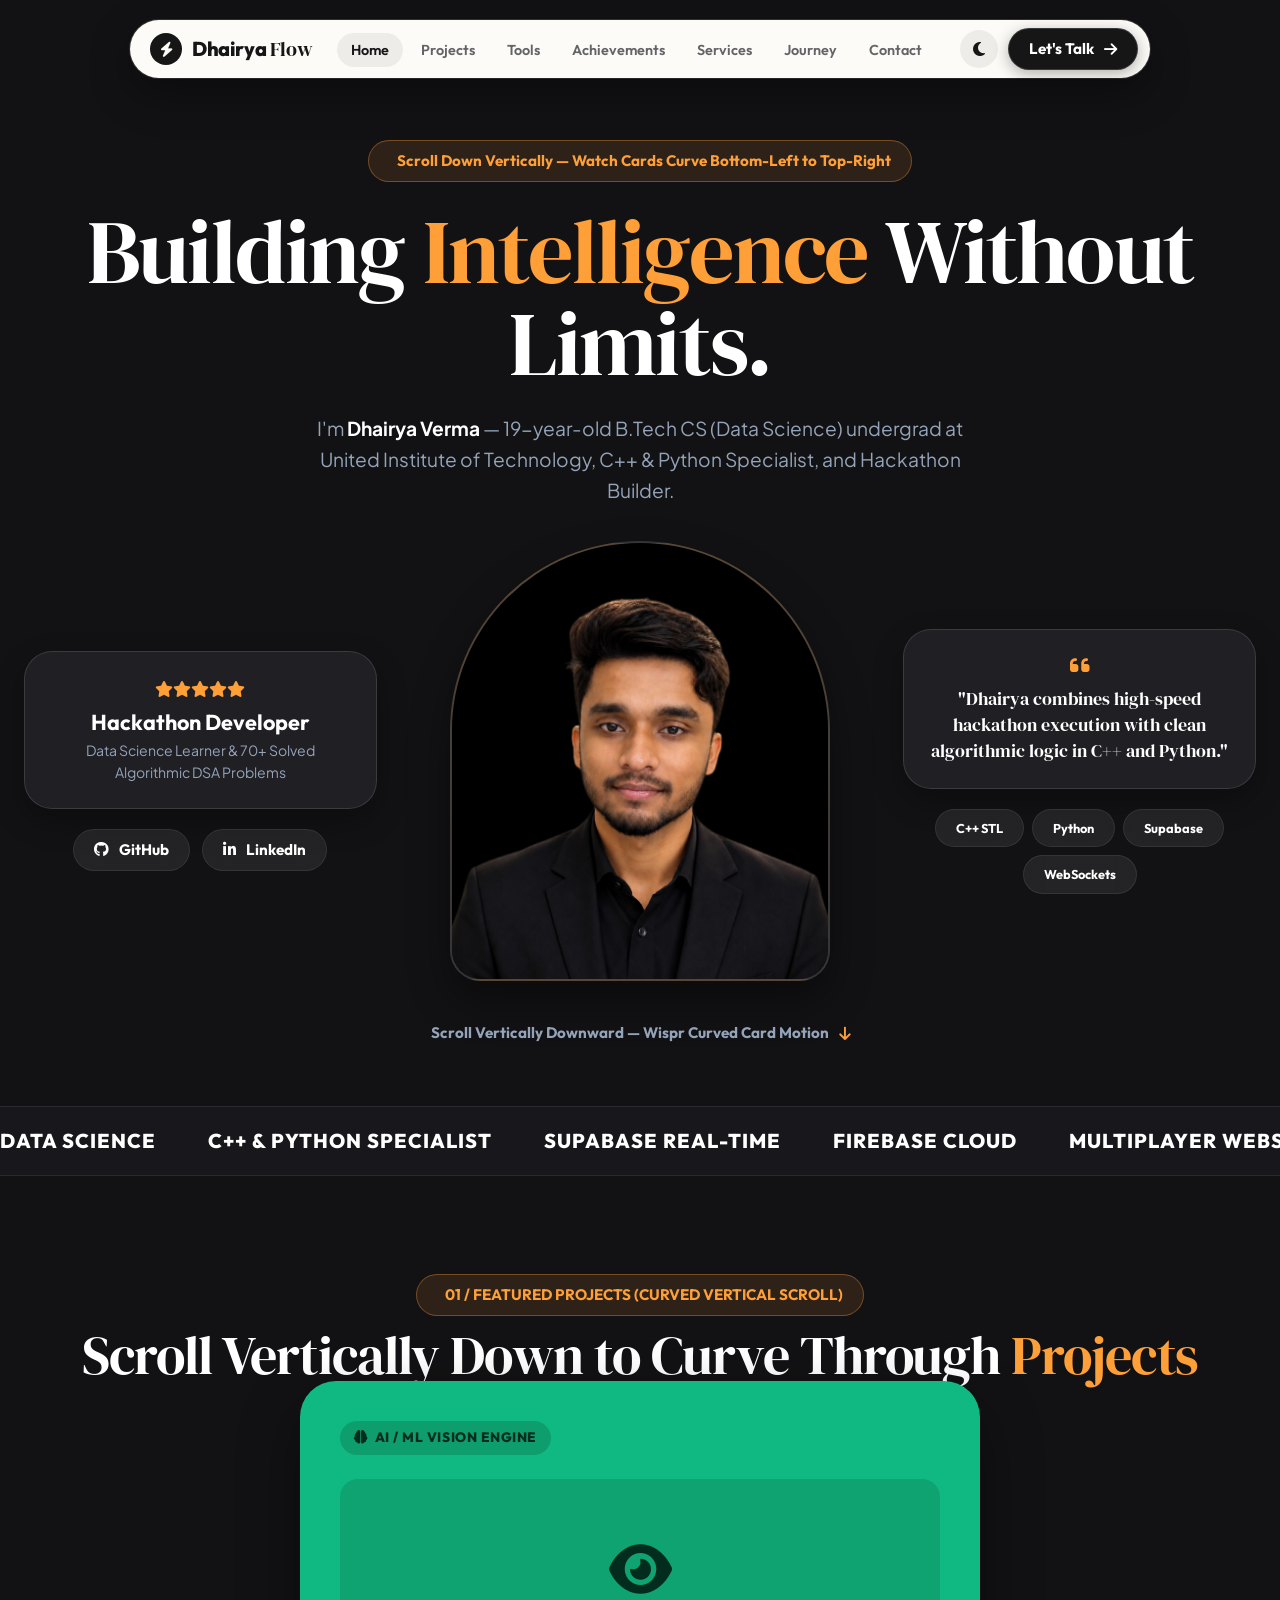
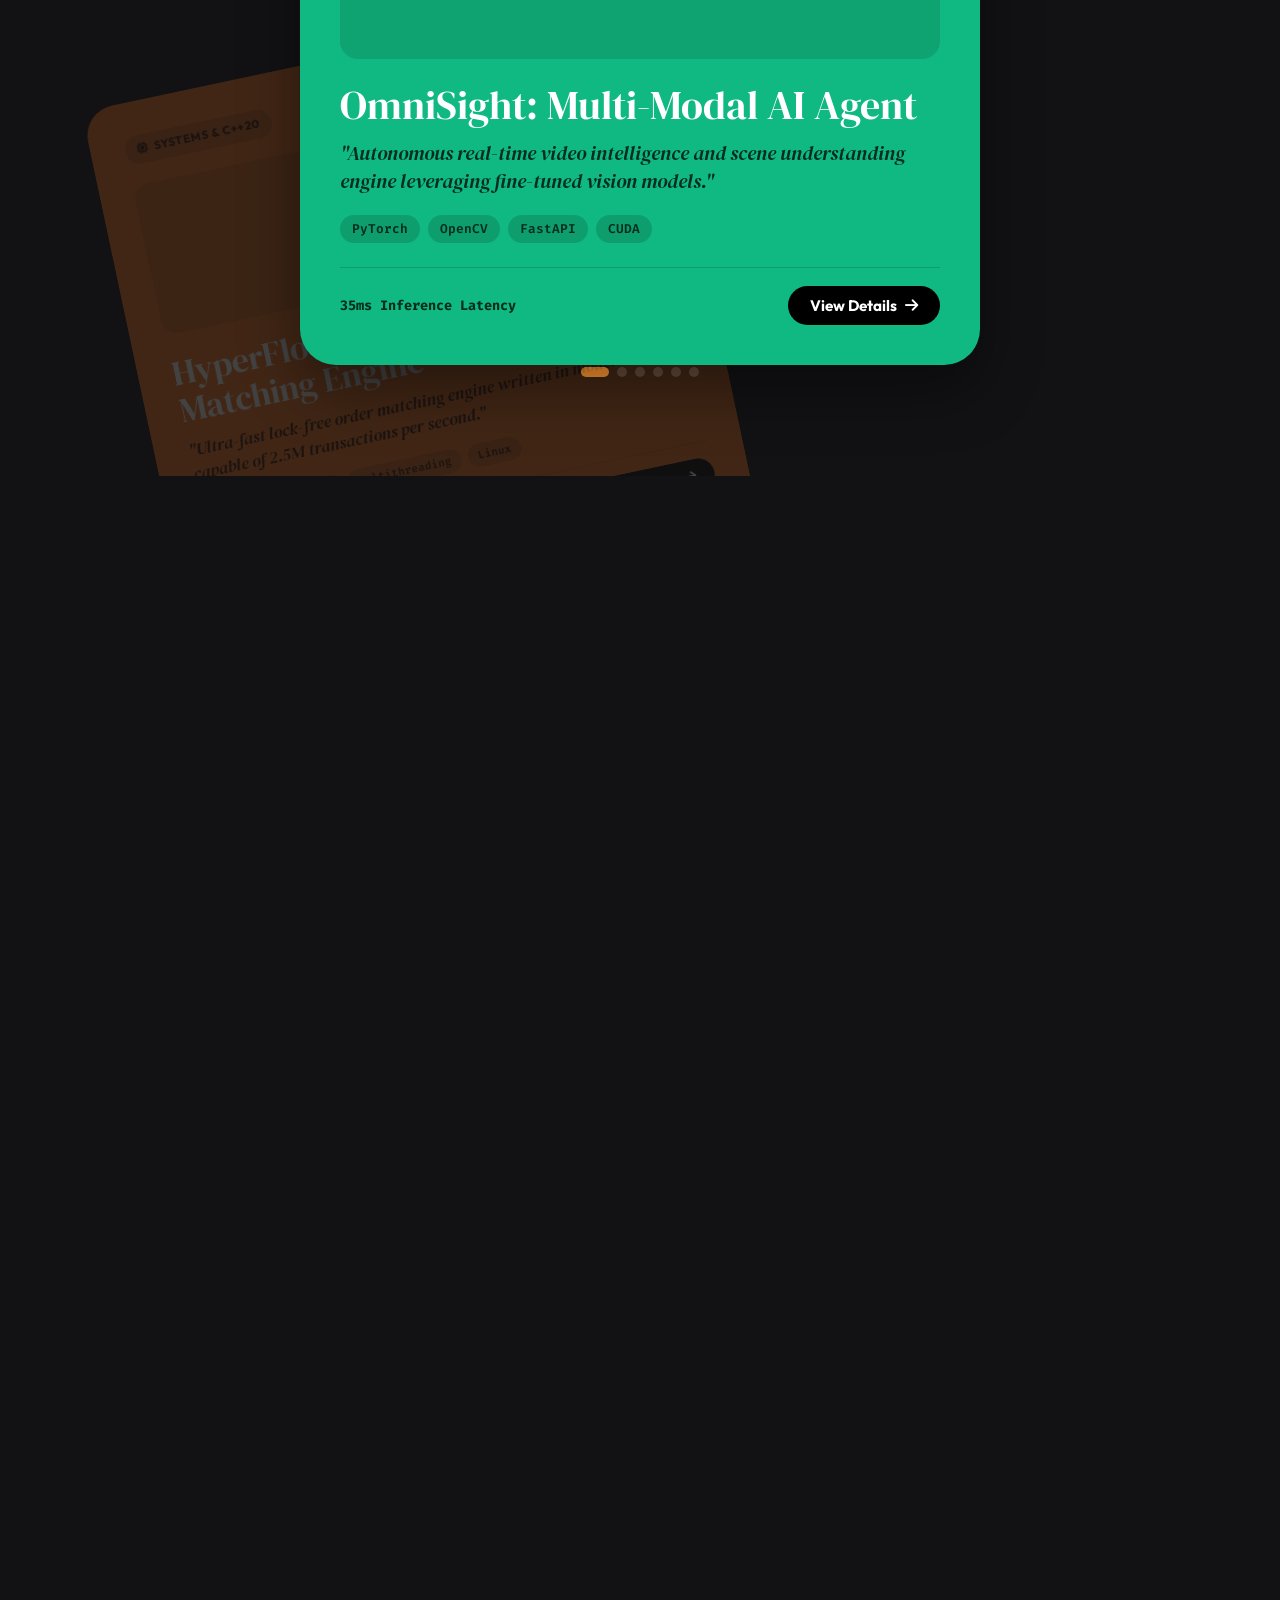
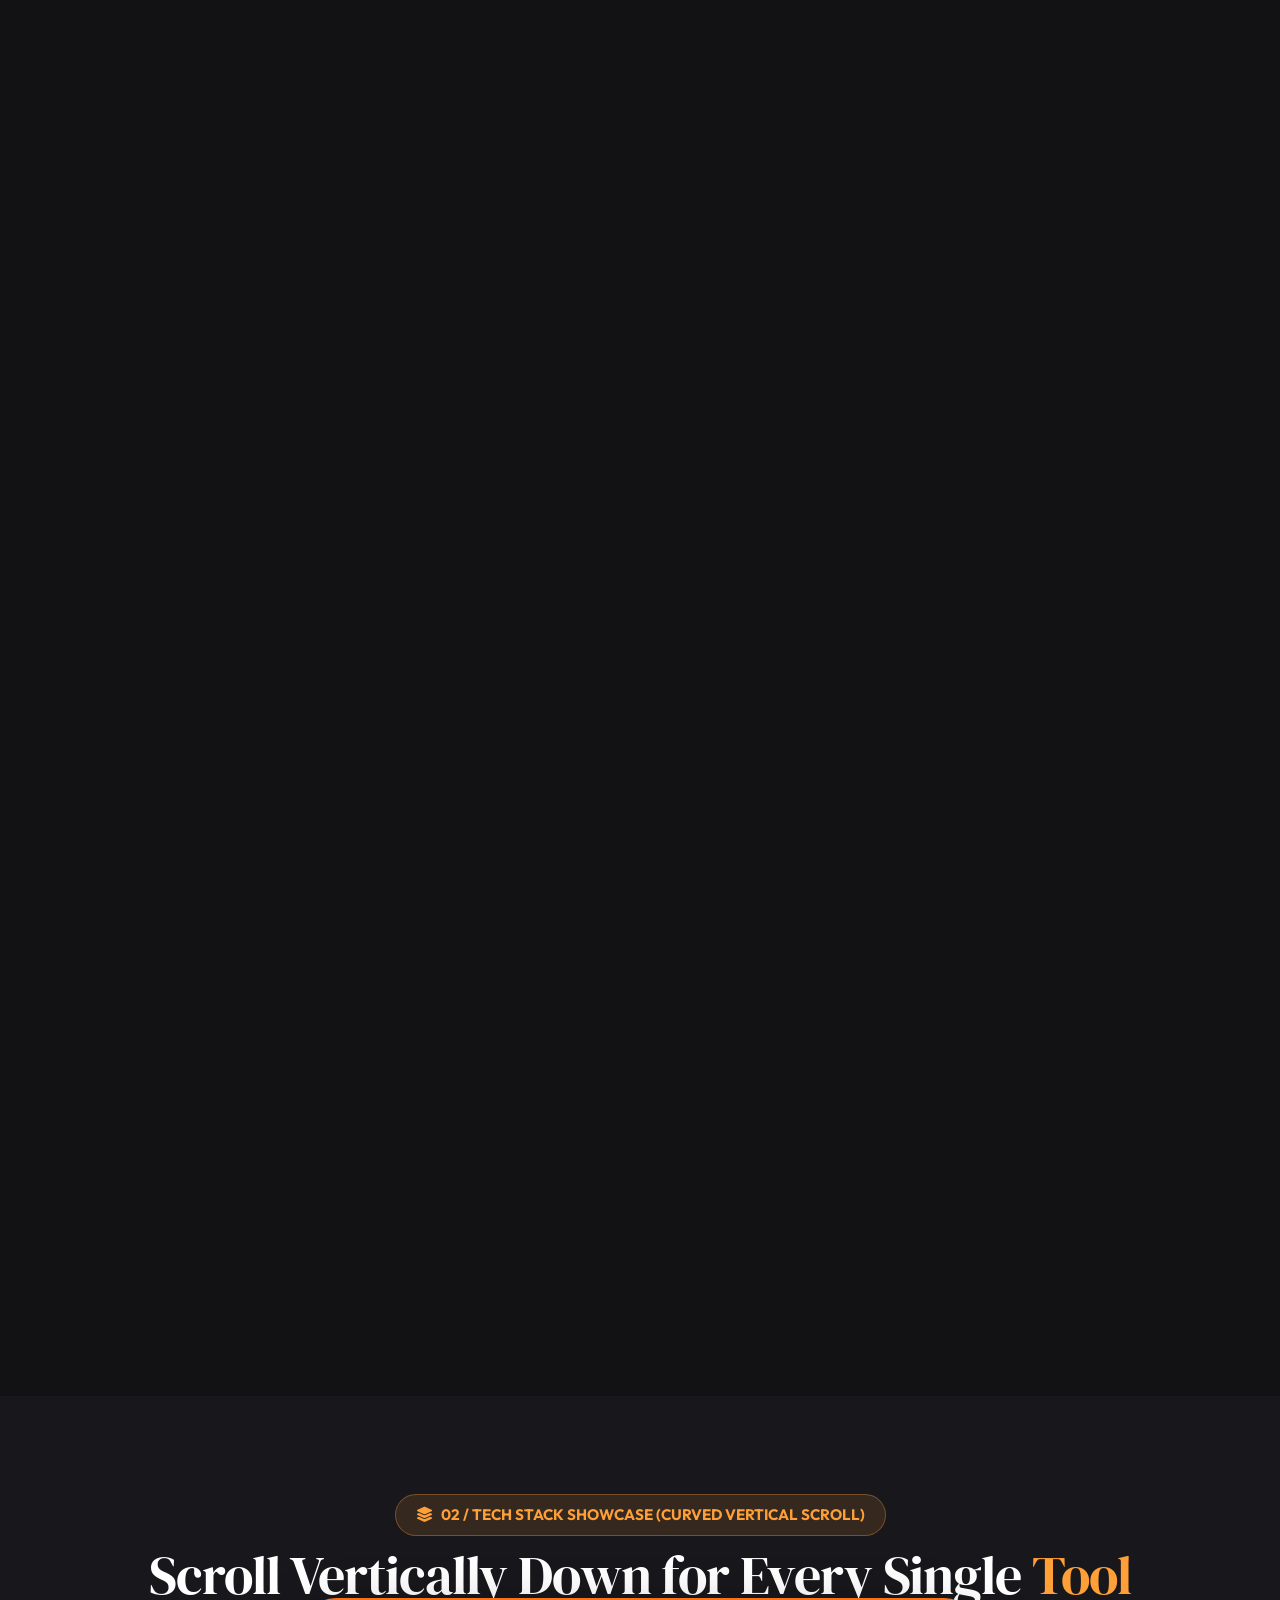
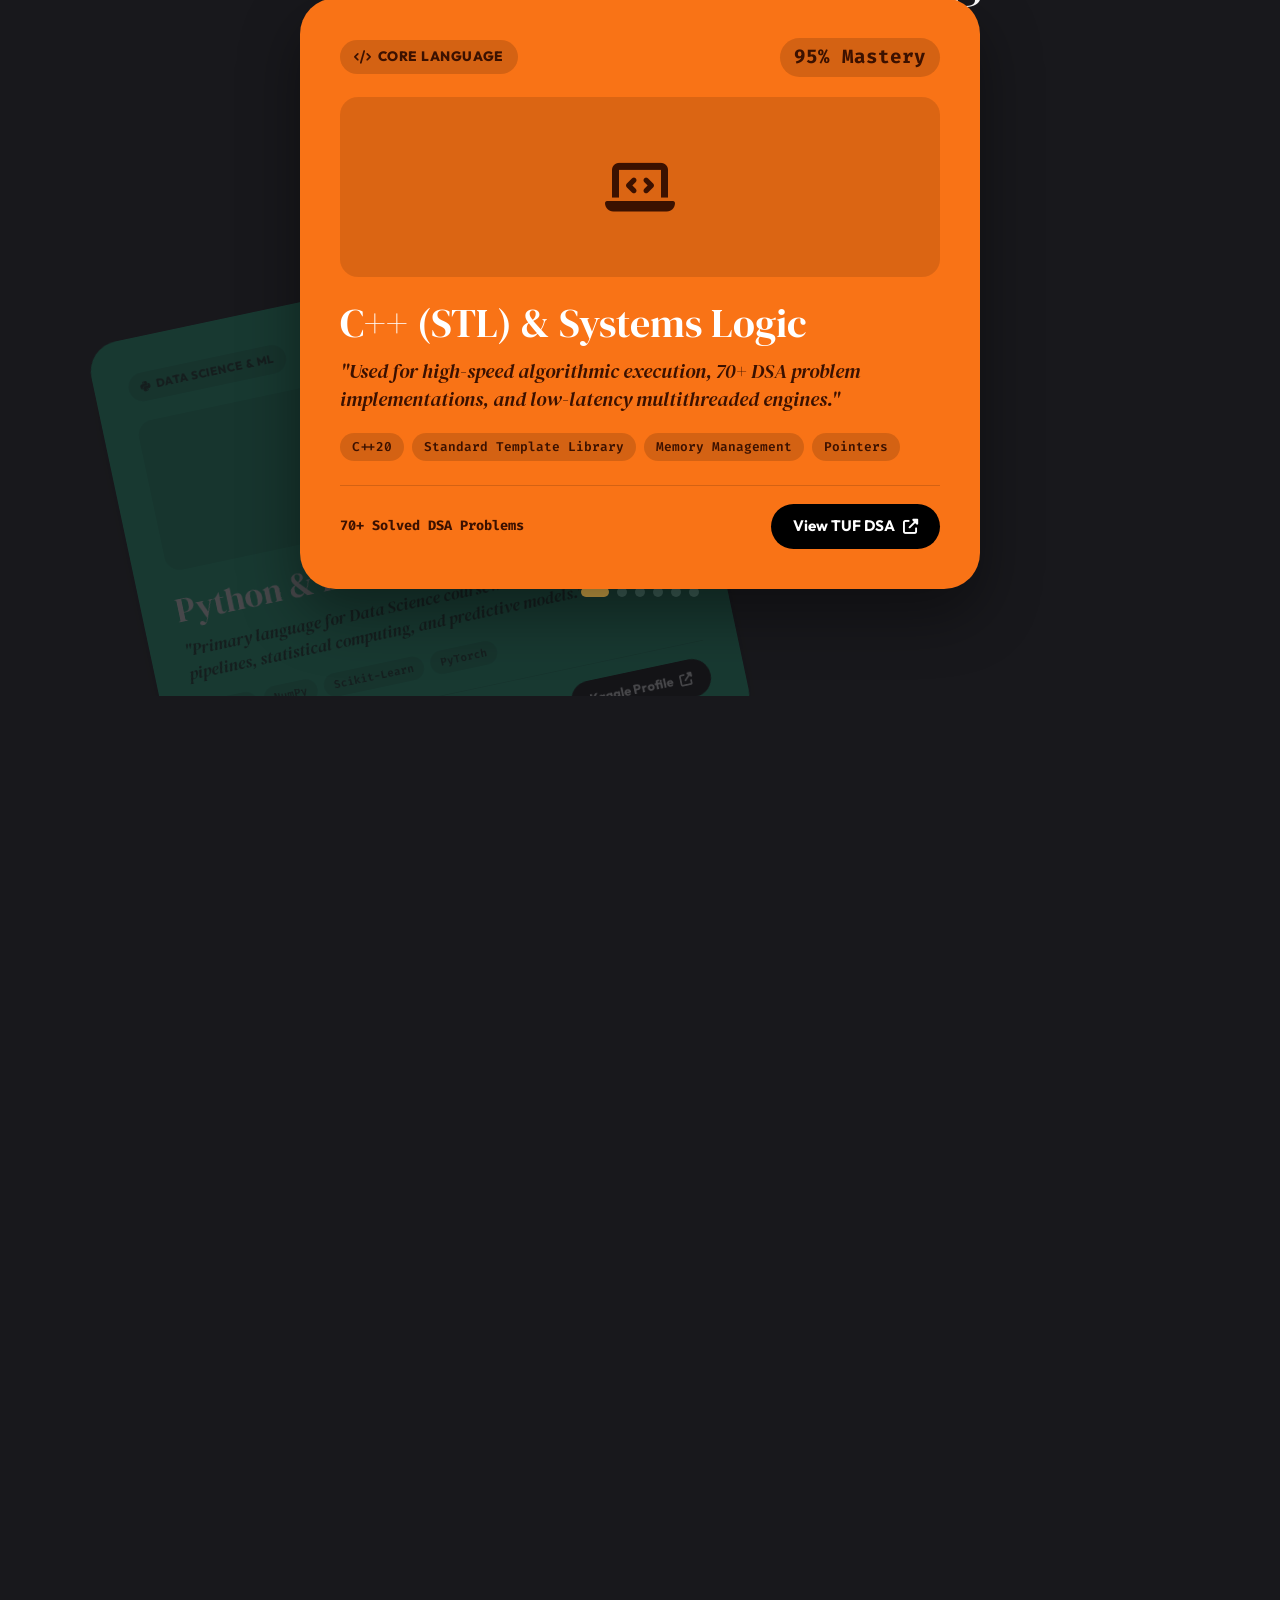
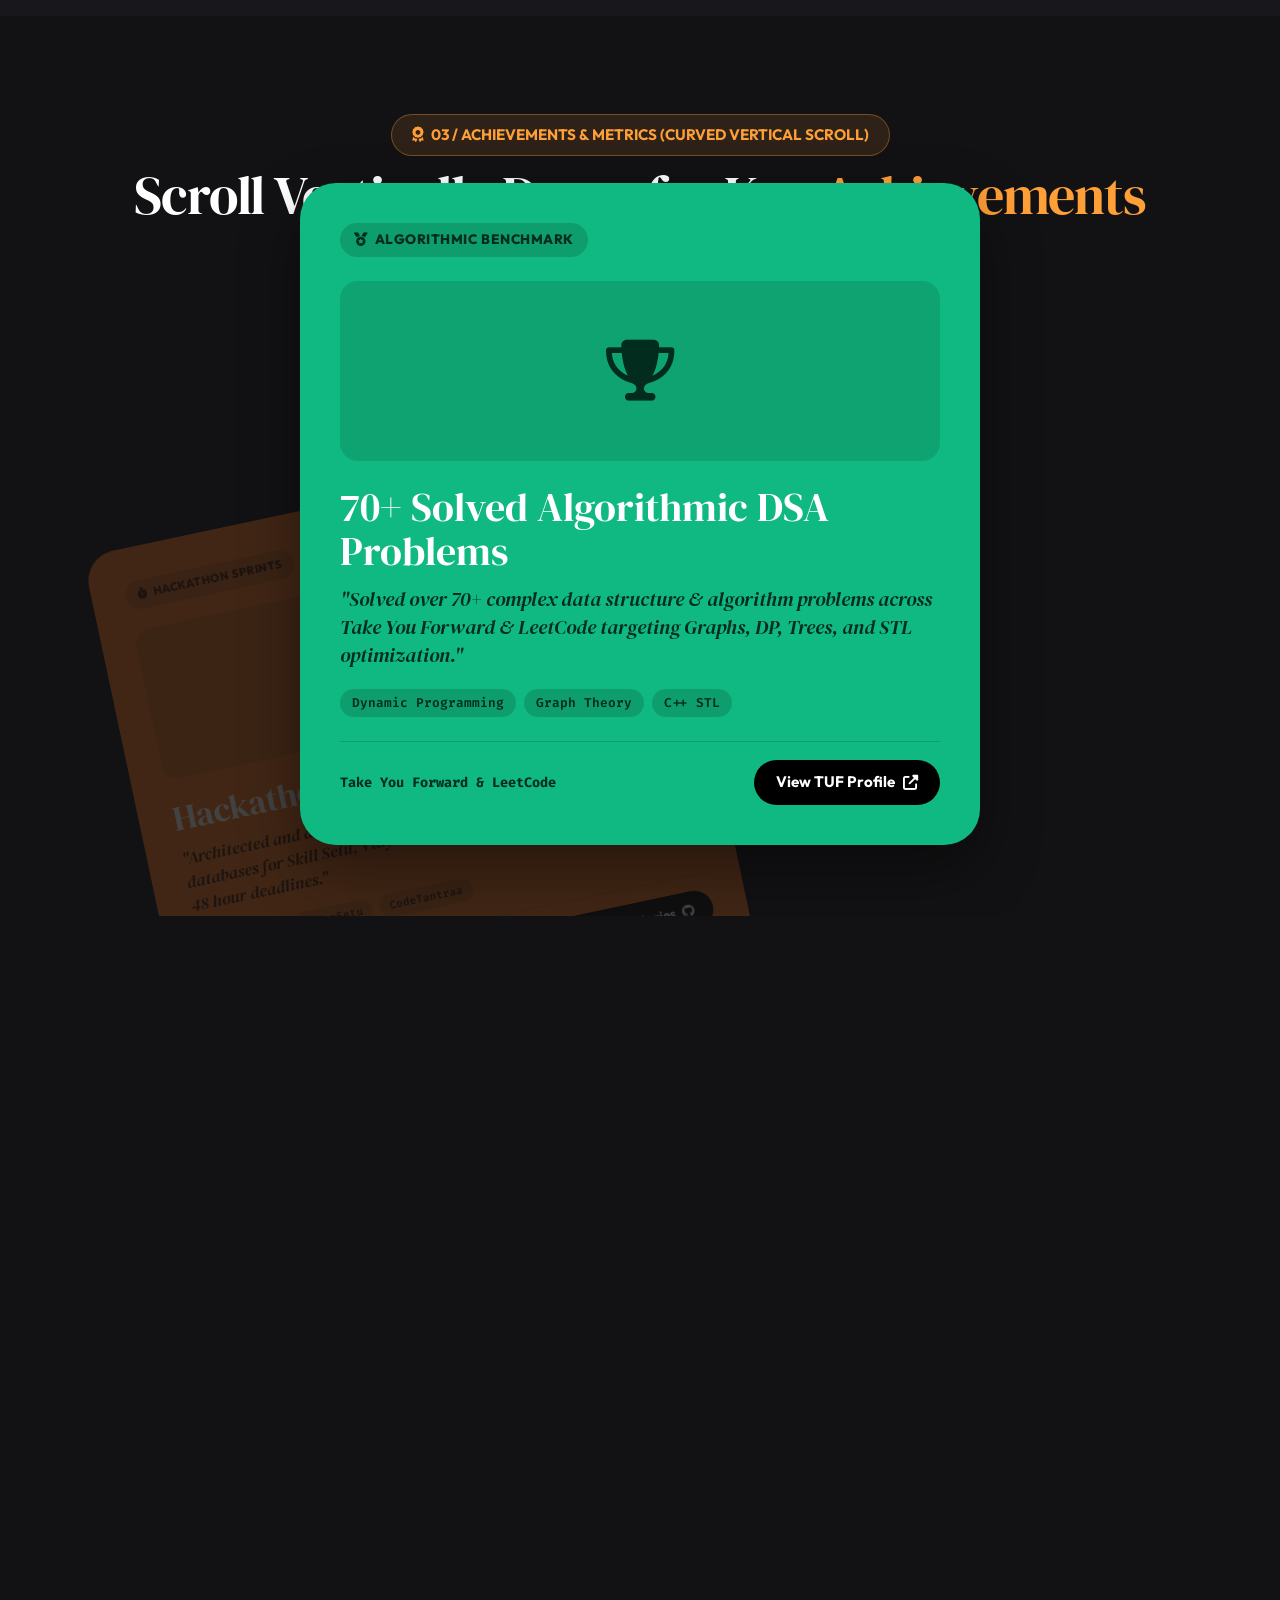
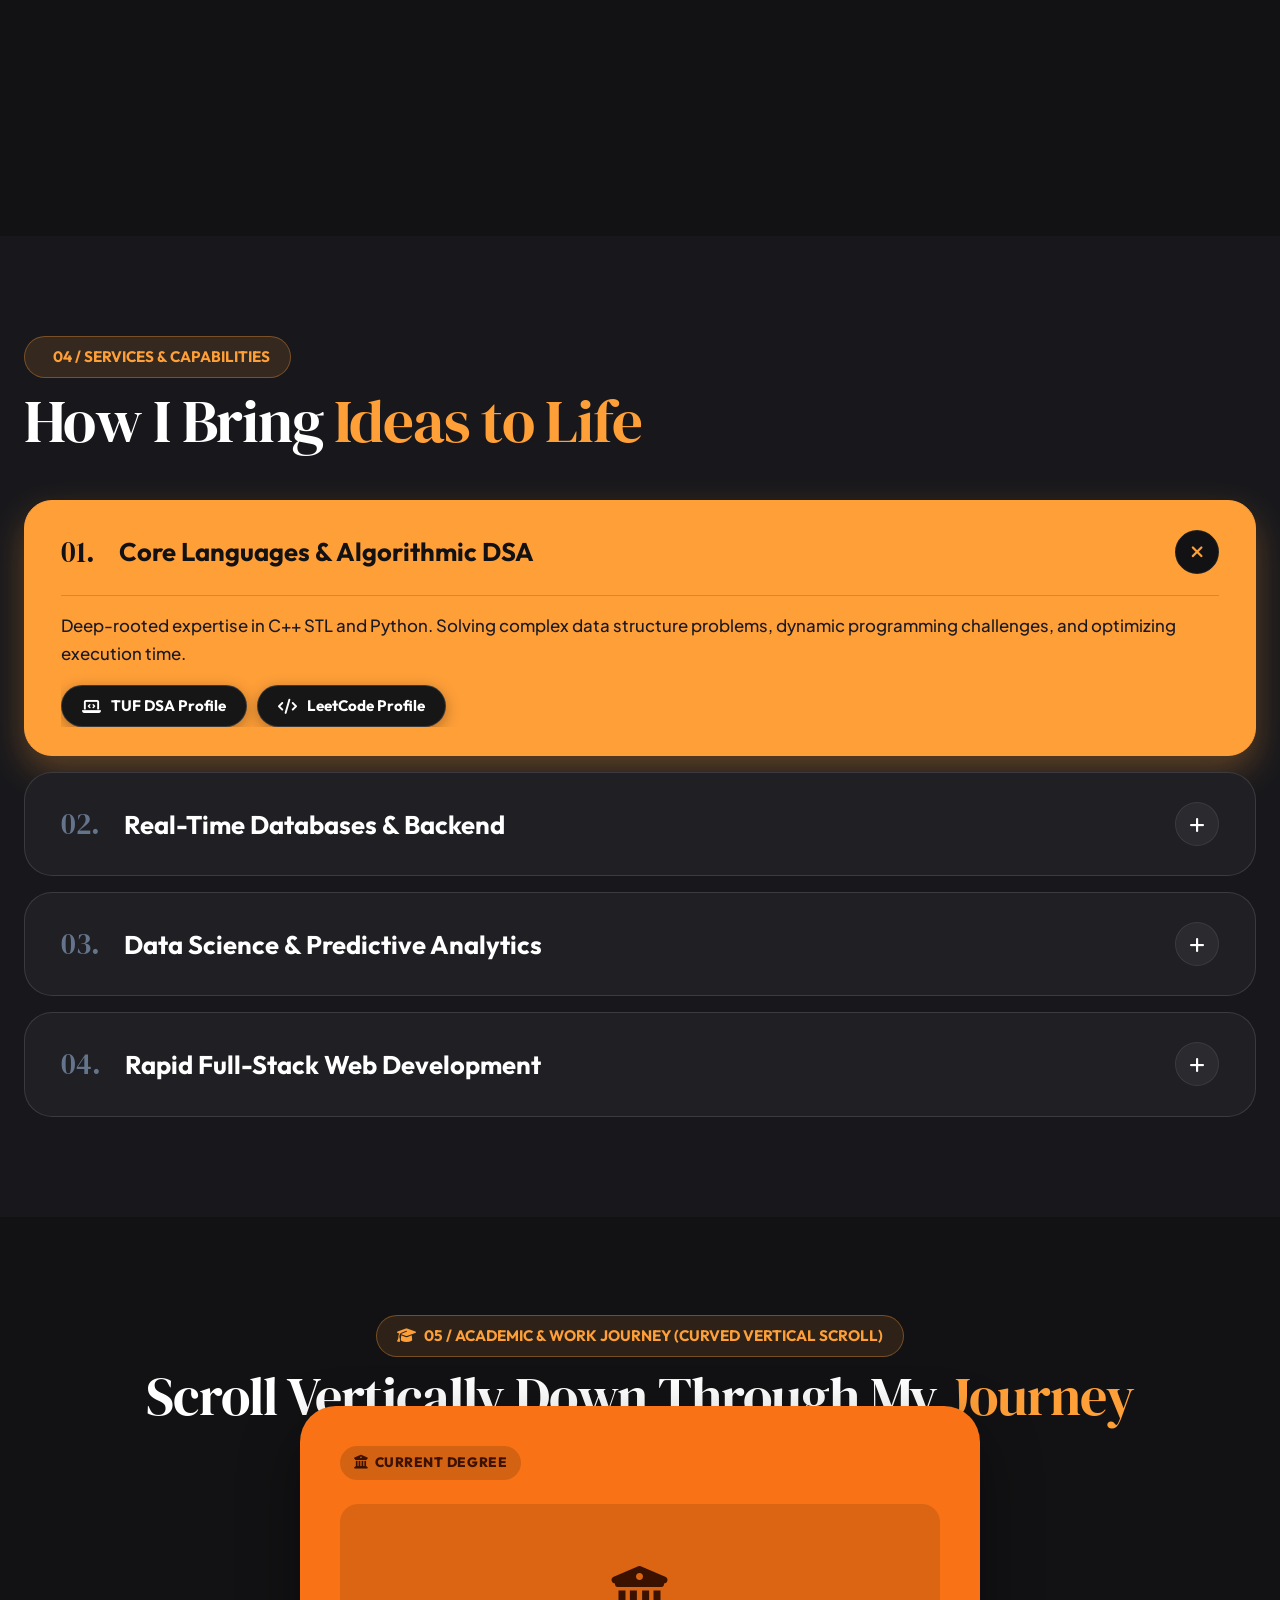
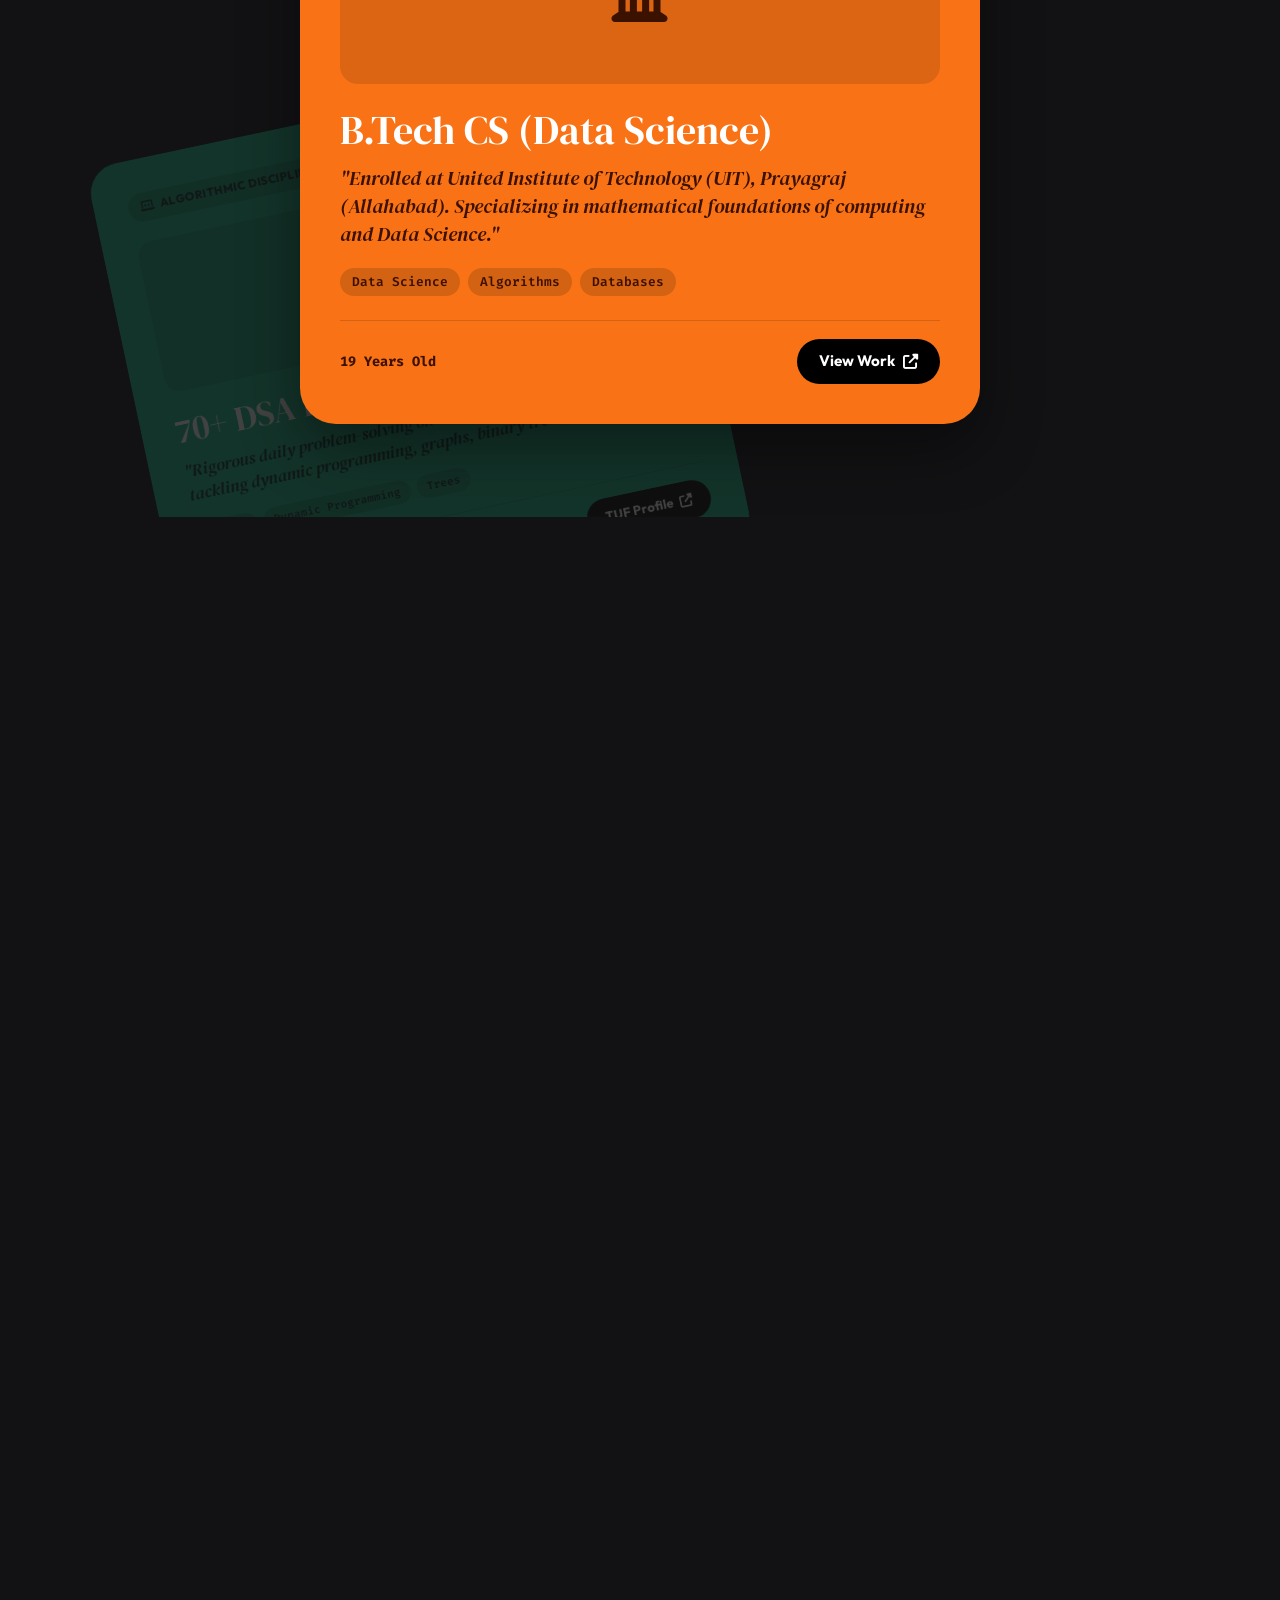
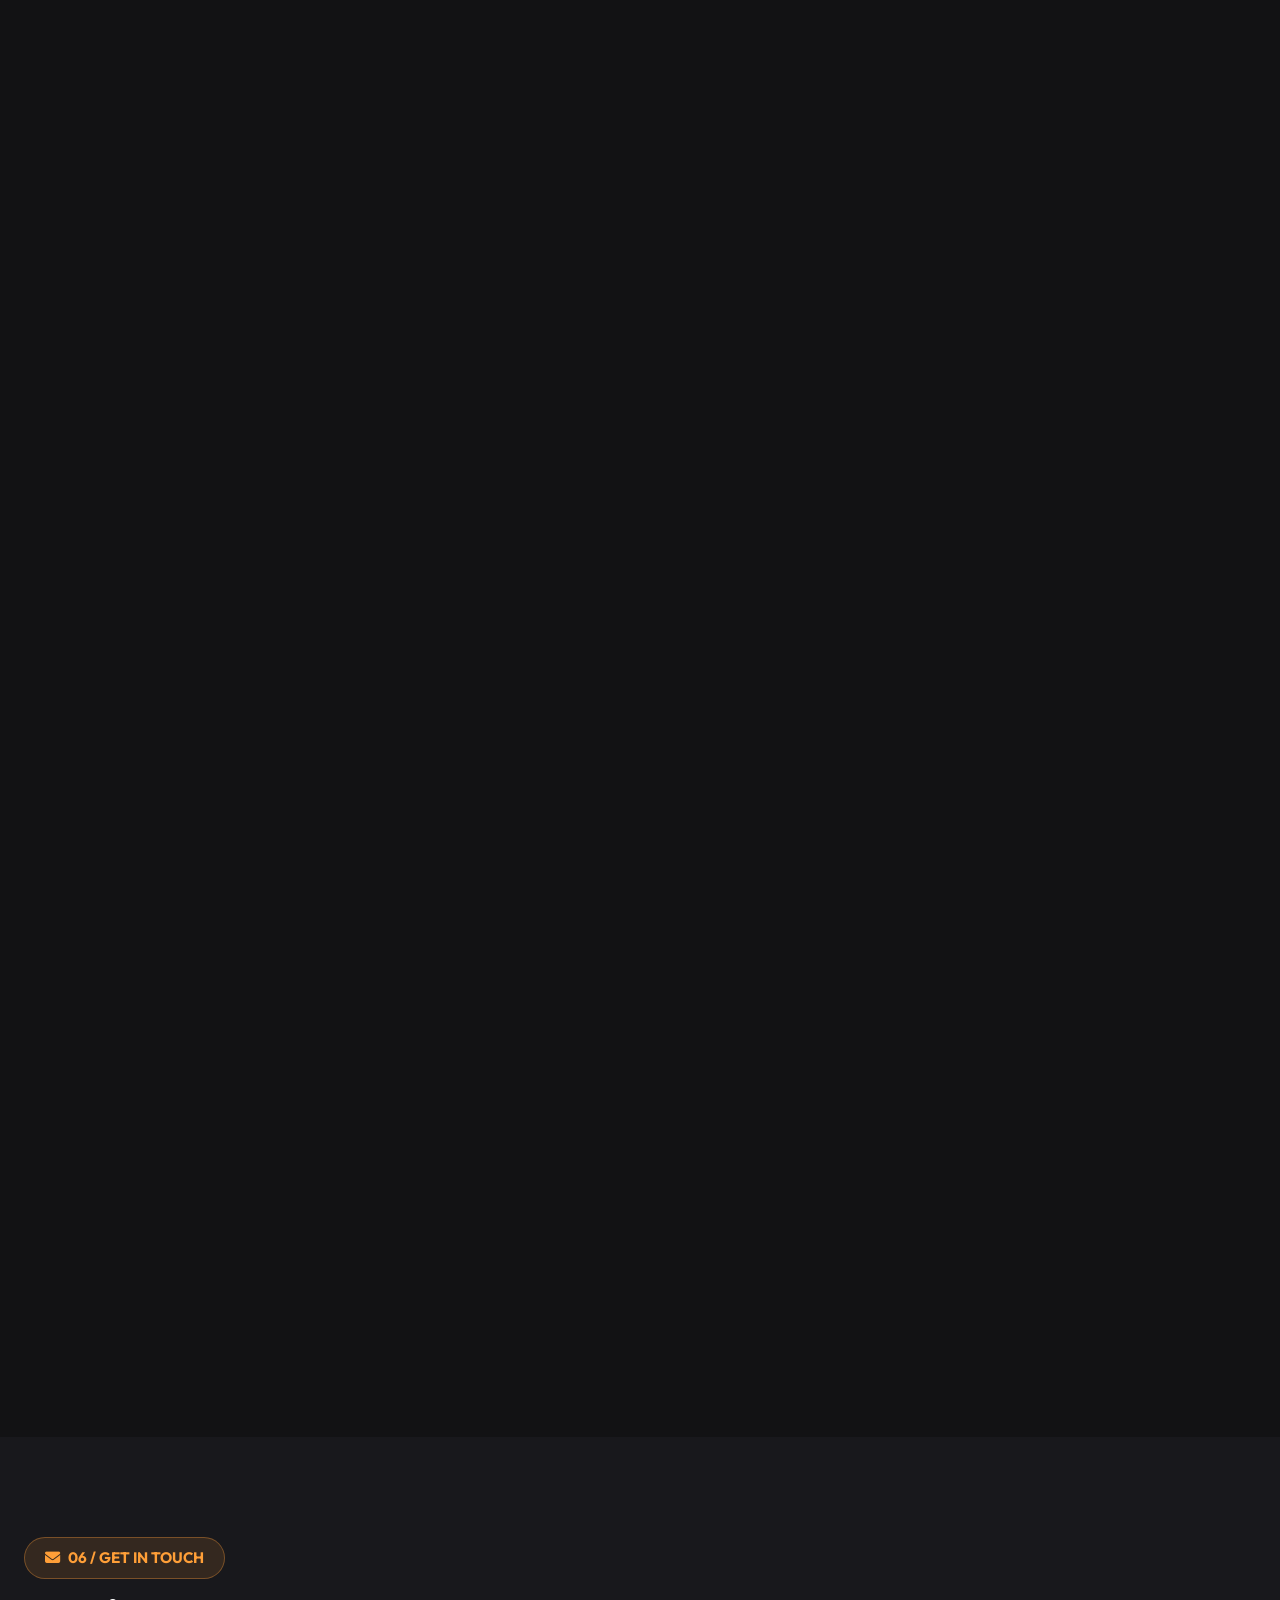
<file: index.html>
<!DOCTYPE html>
<html lang="en" class="scroll-smooth" data-theme="dark">
<head>
  <meta charset="UTF-8" />
  <meta name="viewport" content="width=device-width, initial-scale=1.0" />
  <title>Dhairya Verma | Data Science & DSA Specialist | Wispr Flow Vertical Curved Portfolio</title>
  <meta name="description" content="Wispr Flow inspired vertical curved scrolling portfolio of Dhairya Verma - 19-year-old B.Tech CS (Data Science) undergraduate at United Institute of Technology, C++ & Python Specialist, and Hackathon Builder." />

  <!-- Google Fonts: DM Serif Display, Instrument Serif, Plus Jakarta Sans, Outfit, Fira Code -->
  <link rel="preconnect" href="https://fonts.googleapis.com">
  <link rel="preconnect" href="https://fonts.gstatic.com" crossorigin>
  <link href="https://fonts.googleapis.com/css2?family=DM+Serif+Display:ital@0;1&family=Fira+Code:wght@400;500;600&family=Instrument+Serif:ital@0;1&family=Outfit:wght@400;500;600;700;800&family=Plus+Jakarta+Sans:wght@300;400;500;600;700;800&display=swap" rel="stylesheet">

  <!-- Font Awesome Icons CDN -->
  <link rel="stylesheet" href="https://cdnjs.cloudflare.com/ajax/libs/font-awesome/6.5.1/css/all.min.css" />

  <style>
/* ===================================================================
   WISPR FLOW VERTICAL CURVED SCROLLING DESIGN SYSTEM
   =================================================================== */

:root {
  /* Wispr Dark Theme (Default) */
  --bg-dark: #121214;
  --bg-surface: #18181c;
  --bg-card: #1f1f24;
  --bg-card-hover: #26262d;
  
  /* Floating Nav Pill (Wispr Flow signature cream pill in dark mode) */
  --nav-bg: #fcfbf7;
  --nav-text: #161617;
  --nav-muted: #646468;
  --nav-border: rgba(255, 255, 255, 0.15);
  
  /* Text colors */
  --text-primary: #ffffff;
  --text-secondary: #e2e8f0;
  --text-muted: #94a3b8;
  --text-dim: #64748b;
  --text-dark: #121214;
  
  /* Wispr Flow Signature Vibrant Card Palette */
  --card-green-bg: #10b981;
  --card-green-text: #022c1e;
  
  --card-orange-bg: #f97316;
  --card-orange-text: #3b1100;
  
  --card-cream-bg: #fef08a;
  --card-cream-text: #1c1917;
  
  --card-cyan-bg: #06b6d4;
  --card-cyan-text: #042833;
  
  --card-purple-bg: #a855f7;
  --card-purple-text: #2c0750;

  --card-coral-bg: #f43f5e;
  --card-coral-text: #39030c;

  --card-blue-bg: #3b82f6;
  --card-blue-text: #051b3b;

  --card-yellow-bg: #eab308;
  --card-yellow-text: #382400;

  /* Accent highlights */
  --accent-orange: #ff9f38;
  --accent-orange-glow: rgba(255, 159, 56, 0.35);
  --accent-green: #28c780;
  
  /* Borders & Shadows */
  --border-subtle: rgba(255, 255, 255, 0.08);
  --border-card: rgba(255, 255, 255, 0.12);
  --shadow-wispr: 0 20px 40px rgba(0, 0, 0, 0.4);
  --shadow-card: 0 12px 30px rgba(0, 0, 0, 0.3);
  
  /* Fonts */
  --font-serif: 'DM Serif Display', 'Instrument Serif', Georgia, serif;
  --font-heading: 'Outfit', 'Plus Jakarta Sans', sans-serif;
  --font-body: 'Plus Jakarta Sans', sans-serif;
  --font-mono: 'Fira Code', monospace;
  
  --radius-sm: 10px;
  --radius-md: 18px;
  --radius-lg: 28px;
  --radius-xl: 36px;
  --radius-full: 9999px;
  
  --transition-fast: 0.2s cubic-bezier(0.16, 1, 0.3, 1);
  --transition-normal: 0.35s cubic-bezier(0.16, 1, 0.3, 1);
}

/* Light Theme Overrides (Wispr Flow Cream Porcelain Aesthetic) */
[data-theme="light"] {
  --bg-dark: #fcfbf7;
  --bg-surface: #f3f1e9;
  --bg-card: #ffffff;
  --bg-card-hover: #ffffff;
  
  --nav-bg: #161617;
  --nav-text: #ffffff;
  --nav-muted: #a1a1aa;
  --nav-border: rgba(0, 0, 0, 0.1);
  
  --text-primary: #161617;
  --text-secondary: #27272a;
  --text-muted: #52525b;
  --text-dim: #71717a;
  --text-dark: #ffffff;
  
  --border-subtle: rgba(0, 0, 0, 0.08);
  --border-card: rgba(0, 0, 0, 0.1);
  --shadow-wispr: 0 20px 40px rgba(0, 0, 0, 0.08);
  --shadow-card: 0 12px 30px rgba(0, 0, 0, 0.06);
}

*, *::before, *::after {
  box-sizing: border-box;
  margin: 0;
  padding: 0;
}

html {
  scroll-behavior: smooth;
  scroll-padding-top: 100px;
}

body {
  font-family: var(--font-body);
  background-color: var(--bg-dark);
  color: var(--text-secondary);
  line-height: 1.6;
  overflow-x: hidden;
  position: relative;
  min-height: 100vh;
}

/* Custom Scrollbar */
::-webkit-scrollbar { width: 8px; }
::-webkit-scrollbar-track { background: var(--bg-dark); }
::-webkit-scrollbar-thumb { background: #33333b; border-radius: var(--radius-full); }
::-webkit-scrollbar-thumb:hover { background: var(--accent-orange); }

h1, h2, h3, h4 {
  font-family: var(--font-heading);
  color: var(--text-primary);
  font-weight: 700;
  line-height: 1.15;
}

.font-serif {
  font-family: var(--font-serif);
  font-weight: 400;
}

a { color: inherit; text-decoration: none; transition: all var(--transition-fast); }
button { cursor: pointer; border: none; background: none; font-family: inherit; }

.container {
  width: 100%;
  max-width: 1320px;
  margin-left: auto;
  margin-right: auto;
  padding-left: 24px;
  padding-right: 24px;
}

.section-padding {
  padding-top: 100px;
  padding-bottom: 100px;
  position: relative;
  z-index: 2;
}

.text-orange { color: var(--accent-orange) !important; }
.text-green { color: var(--accent-green) !important; }
.text-center { text-align: center; }

/* Buttons */
.btn {
  display: inline-flex;
  align-items: center;
  justify-content: center;
  gap: 10px;
  padding: 12px 26px;
  font-family: var(--font-heading);
  font-size: 1.05rem;
  font-weight: 700;
  border-radius: var(--radius-full);
  transition: all var(--transition-normal);
  position: relative;
  z-index: 5;
}

.btn-wispr-dark {
  background: #161617;
  color: #ffffff;
  border: 1px solid rgba(255, 255, 255, 0.15);
  box-shadow: 0 4px 15px rgba(0,0,0,0.3);
}

[data-theme="light"] .btn-wispr-dark {
  background: #ffffff;
  color: #161617;
  border-color: rgba(0, 0, 0, 0.15);
}

.btn-wispr-dark:hover {
  background: var(--accent-orange);
  color: #121214;
  border-color: var(--accent-orange);
  transform: translateY(-2px);
  box-shadow: 0 8px 25px rgba(255, 159, 56, 0.35);
}

.btn-wispr-pill {
  background: rgba(255, 255, 255, 0.08);
  color: var(--text-primary);
  border: 1px solid var(--border-subtle);
  backdrop-filter: blur(12px);
}

.btn-wispr-pill:hover {
  background: rgba(255, 255, 255, 0.15);
  transform: translateY(-2px);
}

.btn-sm { padding: 8px 20px; font-size: 0.95rem; }

/* ==================== FLOATING WISPR FLOW NAVBAR ==================== */
.wispr-header {
  position: fixed;
  top: 20px;
  left: 0;
  width: 100%;
  z-index: 1000;
  display: flex;
  justify-content: center;
  padding: 0 20px;
  pointer-events: none;
}

.wispr-nav-pill {
  pointer-events: auto;
  display: flex;
  align-items: center;
  justify-content: space-between;
  gap: 24px;
  background: var(--nav-bg);
  color: var(--nav-text);
  padding: 8px 12px 8px 20px;
  border-radius: var(--radius-full);
  box-shadow: 0 16px 40px rgba(0, 0, 0, 0.35), 0 0 0 1px var(--nav-border);
  transition: all var(--transition-normal);
  max-width: 1020px;
  width: 100%;
}

.wispr-brand {
  display: flex;
  align-items: center;
  gap: 10px;
  font-family: var(--font-heading);
  font-weight: 800;
  font-size: 1.25rem;
  letter-spacing: -0.02em;
  color: var(--nav-text);
}

.wispr-brand-icon {
  width: 32px;
  height: 32px;
  background: var(--nav-text);
  color: var(--nav-bg);
  border-radius: 50%;
  display: flex;
  align-items: center;
  justify-content: center;
  font-size: 0.95rem;
}

.wispr-nav-links {
  display: flex;
  align-items: center;
  gap: 4px;
  list-style: none;
}

.wispr-nav-link {
  font-family: var(--font-heading);
  font-size: 0.9rem;
  font-weight: 600;
  color: var(--nav-muted);
  padding: 8px 14px;
  border-radius: var(--radius-full);
  transition: all var(--transition-fast);
}

.wispr-nav-link:hover, .wispr-nav-link.active {
  color: var(--nav-text);
  background: rgba(0, 0, 0, 0.06);
}

[data-theme="light"] .wispr-nav-link:hover, 
[data-theme="light"] .wispr-nav-link.active {
  background: rgba(255, 255, 255, 0.12);
}

.wispr-nav-actions {
  display: flex;
  align-items: center;
  gap: 10px;
}

.theme-toggle-btn {
  width: 38px;
  height: 38px;
  border-radius: 50%;
  background: rgba(0, 0, 0, 0.06);
  color: var(--nav-text);
  display: flex;
  align-items: center;
  justify-content: center;
  font-size: 1rem;
  transition: transform var(--transition-fast);
}

[data-theme="light"] .theme-toggle-btn {
  background: rgba(255, 255, 255, 0.12);
}

.theme-toggle-btn:hover { transform: scale(1.1) rotate(15deg); }

.mobile-toggle-btn {
  display: none;
  width: 38px;
  height: 38px;
  border-radius: 50%;
  background: rgba(0,0,0,0.06);
  color: var(--nav-text);
  align-items: center;
  justify-content: center;
}

.wispr-mobile-menu {
  display: none;
  position: fixed;
  top: 80px;
  left: 20px;
  right: 20px;
  background: var(--nav-bg);
  color: var(--nav-text);
  border-radius: var(--radius-lg);
  padding: 24px;
  box-shadow: 0 20px 50px rgba(0, 0, 0, 0.5);
  z-index: 999;
  pointer-events: auto;
  flex-direction: column;
  gap: 12px;
}

.wispr-mobile-menu.open { display: flex; }

/* ==================== HERO SECTION ==================== */
.hero-section {
  min-height: 100vh;
  display: flex;
  flex-direction: column;
  justify-content: center;
  padding-top: 140px;
  padding-bottom: 60px;
  position: relative;
  overflow: hidden;
}

.hero-pill-badge {
  display: inline-flex;
  align-items: center;
  gap: 8px;
  padding: 8px 20px;
  background: rgba(255, 159, 56, 0.12);
  border: 1px solid var(--accent-orange-glow);
  border-radius: var(--radius-full);
  font-family: var(--font-heading);
  font-size: 0.95rem;
  font-weight: 700;
  color: var(--accent-orange);
  margin-bottom: 24px;
}

.hero-main-heading {
  font-family: var(--font-serif);
  font-size: clamp(3.2rem, 7vw, 5.8rem);
  font-weight: 400;
  line-height: 1.02;
  letter-spacing: -0.02em;
  color: var(--text-primary);
  margin-bottom: 24px;
}

.hero-sub-text {
  font-size: 1.2rem;
  color: var(--text-muted);
  max-width: 680px;
  margin-bottom: 36px;
  line-height: 1.6;
}

/* Center Grid with Photo Arch & Side Widgets */
.hero-widgets-grid {
  display: grid;
  grid-template-columns: 0.9fr 1.2fr 0.9fr;
  gap: 28px;
  align-items: center;
  margin-top: 10px;
  margin-bottom: 40px;
}

.hero-left-col, .hero-right-col {
  display: flex;
  flex-direction: column;
  gap: 20px;
}

.wispr-card-widget {
  background: var(--bg-card);
  border: 1px solid var(--border-card);
  border-radius: var(--radius-lg);
  padding: 24px;
  box-shadow: var(--shadow-card);
  backdrop-filter: blur(16px);
  transition: transform var(--transition-fast);
}

.wispr-card-widget:hover {
  transform: translateY(-4px);
  border-color: var(--accent-orange);
}

.hero-photo-arch-wrap {
  display: flex;
  justify-content: center;
  align-items: flex-end;
}

.hero-photo-arch {
  width: 100%;
  max-width: 380px;
  height: 440px;
  background: linear-gradient(180deg, rgba(255, 159, 56, 0.2) 0%, rgba(25, 25, 28, 0.95) 100%);
  border: 2px solid var(--border-card);
  border-radius: 200px 200px 32px 32px;
  overflow: hidden;
  box-shadow: var(--shadow-wispr);
  display: flex;
  align-items: flex-end;
  justify-content: center;
  transition: all var(--transition-normal);
}

.hero-photo-arch:hover {
  border-color: var(--accent-orange);
  box-shadow: 0 25px 60px rgba(255, 159, 56, 0.25);
}

.hero-cutout-img {
  width: 100%;
  height: 100%;
  object-fit: cover;
  object-position: center top;
  transition: transform 0.6s cubic-bezier(0.16, 1, 0.3, 1);
}

.hero-photo-arch:hover .hero-cutout-img {
  transform: scale(1.04);
}

.scroll-hint-bar {
  display: flex;
  align-items: center;
  justify-content: center;
  gap: 10px;
  margin-top: 20px;
  font-family: var(--font-heading);
  font-size: 0.95rem;
  font-weight: 700;
  color: var(--text-muted);
  animation: bounceDown 2s infinite;
}

@keyframes bounceDown {
  0%, 100% { transform: translateY(0); }
  50% { transform: translateY(8px); }
}

/* ==================== MARQUEE TICKER ==================== */
.marquee-section {
  background: var(--bg-surface);
  border-top: 1px solid var(--border-subtle);
  border-bottom: 1px solid var(--border-subtle);
  padding: 18px 0;
  overflow: hidden;
  position: relative;
  z-index: 2;
}

.marquee-track {
  display: flex;
  gap: 40px;
  animation: marqueeScroll 24s linear infinite;
  white-space: nowrap;
}

@keyframes marqueeScroll {
  0% { transform: translateX(0); }
  100% { transform: translateX(-50%); }
}

.marquee-item {
  display: flex;
  align-items: center;
  gap: 12px;
  font-family: var(--font-heading);
  font-size: 1.25rem;
  font-weight: 800;
  letter-spacing: 0.05em;
  color: var(--text-primary);
  text-transform: uppercase;
}

.marquee-item i { color: var(--accent-orange); font-size: 0.85rem; }

/* ===================================================================
   WISPR FLOW VERTICAL SCROLL STICKY CURVED PATH SYSTEM (SIGNATURE FEATURE)
   =================================================================== */
.wispr-sticky-scroll-section {
  position: relative;
  /* Multiplier height to give smooth vertical scroll room */
  height: 380vh;
}

.wispr-sticky-viewport {
  position: sticky;
  top: 0;
  height: 100vh;
  width: 100%;
  overflow: hidden;
  display: flex;
  flex-direction: column;
  justify-content: center;
  align-items: center;
}

.wispr-curved-track-stage {
  position: relative;
  width: 100%;
  max-width: 1100px;
  height: 540px;
  display: flex;
  align-items: center;
  justify-content: center;
}

/* Wispr Card Base for Vertical Curved Motion */
.wispr-curved-card {
  position: absolute;
  width: 100%;
  max-width: 680px;
  border-radius: var(--radius-xl);
  padding: 40px;
  display: flex;
  flex-direction: column;
  justify-content: space-between;
  min-height: 480px;
  box-shadow: 0 25px 60px rgba(0, 0, 0, 0.4);
  pointer-events: auto;
  will-change: transform, opacity;
  transform-origin: center center;
  transition: box-shadow var(--transition-normal);
}

.wispr-curved-card:hover {
  box-shadow: 0 35px 75px rgba(0, 0, 0, 0.6);
}

/* Color Variant Classes */
.card-theme-green { background: var(--card-green-bg); color: var(--card-green-text); }
.card-theme-orange { background: var(--card-orange-bg); color: var(--card-orange-text); }
.card-theme-cream { background: var(--card-cream-bg); color: var(--card-cream-text); }
.card-theme-cyan { background: var(--card-cyan-bg); color: var(--card-cyan-text); }
.card-theme-purple { background: var(--card-purple-bg); color: var(--card-purple-text); }
.card-theme-coral { background: var(--card-coral-bg); color: var(--card-coral-text); }
.card-theme-blue { background: var(--card-blue-bg); color: var(--card-blue-text); }
.card-theme-yellow { background: var(--card-yellow-bg); color: var(--card-yellow-text); }

.wispr-card-top-tag {
  display: inline-flex;
  align-items: center;
  gap: 6px;
  padding: 6px 14px;
  border-radius: var(--radius-full);
  background: rgba(0, 0, 0, 0.15);
  font-family: var(--font-heading);
  font-size: 0.85rem;
  font-weight: 800;
  letter-spacing: 0.04em;
  text-transform: uppercase;
  margin-bottom: 24px;
  width: fit-content;
}

.wispr-card-graphic {
  width: 100%;
  height: 180px;
  border-radius: var(--radius-md);
  background: rgba(0, 0, 0, 0.12);
  overflow: hidden;
  margin-bottom: 24px;
  display: flex;
  align-items: center;
  justify-content: center;
}

.wispr-card-title {
  font-family: var(--font-serif);
  font-size: clamp(2rem, 3.5vw, 2.5rem);
  font-weight: 400;
  line-height: 1.1;
  margin-bottom: 12px;
}

.wispr-card-quote {
  font-family: var(--font-serif);
  font-size: 1.25rem;
  line-height: 1.4;
  margin-bottom: 20px;
  font-style: italic;
}

.wispr-card-tags {
  display: flex;
  flex-wrap: wrap;
  gap: 8px;
  margin-bottom: 24px;
}

.wispr-card-tag-item {
  padding: 4px 12px;
  background: rgba(0, 0, 0, 0.15);
  border-radius: var(--radius-full);
  font-size: 0.8rem;
  font-family: var(--font-mono);
  font-weight: 600;
}

.wispr-card-footer {
  display: flex;
  align-items: center;
  justify-content: space-between;
  padding-top: 18px;
  border-top: 1px solid rgba(0, 0, 0, 0.15);
}

.wispr-card-btn {
  display: inline-flex;
  align-items: center;
  gap: 8px;
  padding: 10px 22px;
  background: #000000;
  color: #ffffff;
  border-radius: var(--radius-full);
  font-family: var(--font-heading);
  font-size: 0.95rem;
  font-weight: 700;
  transition: all var(--transition-fast);
}

.wispr-card-btn:hover {
  background: #ffffff;
  color: #000000;
  transform: translateY(-2px);
}

/* Pagination indicator dots for sticky scroll */
.scroll-progress-pills {
  display: flex;
  align-items: center;
  gap: 8px;
  margin-top: 24px;
}

.progress-dot {
  width: 10px;
  height: 10px;
  border-radius: 50%;
  background: rgba(255, 255, 255, 0.2);
  transition: all var(--transition-fast);
}

.progress-dot.active {
  width: 28px;
  border-radius: var(--radius-full);
  background: var(--accent-orange);
}

/* ==================== SERVICES ACCORDION ==================== */
.services-accordion-list {
  display: flex;
  flex-direction: column;
  gap: 16px;
  margin-top: 48px;
}

.accordion-card {
  background: var(--bg-card);
  border: 1px solid var(--border-card);
  border-radius: var(--radius-lg);
  padding: 28px 36px;
  cursor: pointer;
  transition: all var(--transition-normal);
  position: relative;
  overflow: hidden;
}

.accordion-card:not(.active):hover {
  background: var(--bg-card-hover);
  transform: translateX(6px);
}

.accordion-header {
  display: flex;
  align-items: center;
  justify-content: space-between;
}

.accordion-title-wrap {
  display: flex;
  align-items: center;
  gap: 24px;
}

.accordion-num {
  font-family: var(--font-serif);
  font-size: 1.8rem;
  color: var(--text-dim);
}

.accordion-title {
  font-family: var(--font-heading);
  font-size: 1.6rem;
  font-weight: 700;
  color: var(--text-primary);
}

.accordion-icon {
  width: 44px;
  height: 44px;
  border-radius: 50%;
  background: rgba(255, 255, 255, 0.05);
  border: 1px solid var(--border-subtle);
  display: flex;
  align-items: center;
  justify-content: center;
  color: var(--text-primary);
  font-size: 1.1rem;
  transition: transform var(--transition-fast);
}

.accordion-body {
  max-height: 0;
  opacity: 0;
  overflow: hidden;
  transition: all 0.4s cubic-bezier(0.16, 1, 0.3, 1);
}

.accordion-card.active {
  background: var(--accent-orange) !important;
  border-color: var(--accent-orange) !important;
  box-shadow: 0 15px 35px rgba(255, 159, 56, 0.3);
}

.accordion-card.active .accordion-num,
.accordion-card.active .accordion-title {
  color: #121214 !important;
}

.accordion-card.active .accordion-icon {
  background: #121214 !important;
  color: var(--accent-orange) !important;
  transform: rotate(45deg);
}

.accordion-card.active .accordion-body {
  max-height: 300px;
  opacity: 1;
  margin-top: 20px;
  padding-top: 16px;
  border-top: 1px solid rgba(0, 0, 0, 0.15);
}

.accordion-desc-text {
  color: #1a1a24;
  font-size: 1.05rem;
  line-height: 1.7;
  font-weight: 500;
  margin-bottom: 16px;
}

/* ==================== ABOUT & CONTACT ==================== */
.about-contact-grid {
  display: grid;
  grid-template-columns: 0.9fr 1.1fr;
  gap: 48px;
  margin-top: 48px;
}

.about-card {
  background: var(--bg-card);
  border: 1px solid var(--border-card);
  border-radius: var(--radius-xl);
  padding: 40px;
  text-align: center;
}

.contact-card {
  background: var(--bg-card);
  border: 1px solid var(--border-card);
  border-radius: var(--radius-xl);
  padding: 40px;
}

.form-group { margin-bottom: 20px; }
.form-group label { display: block; font-family: var(--font-heading); font-size: 1rem; font-weight: 700; color: var(--text-primary); margin-bottom: 8px; }
.form-control {
  width: 100%;
  padding: 14px 18px;
  background: var(--bg-surface);
  border: 1px solid var(--border-card);
  border-radius: var(--radius-md);
  color: var(--text-primary);
  font-family: var(--font-body);
  font-size: 0.95rem;
  outline: none;
  transition: border-color var(--transition-fast);
}

.form-control:focus {
  border-color: var(--accent-orange);
}

/* Footer */
.wispr-footer {
  background: var(--bg-surface);
  border-top: 1px solid var(--border-subtle);
  padding: 40px 0;
  position: relative;
  z-index: 2;
}

/* Toast */
.toast-container { position: fixed; bottom: 30px; right: 30px; z-index: 3000; }
.toast-card {
  background: var(--bg-card);
  border: 1px solid var(--accent-orange);
  border-radius: var(--radius-md);
  padding: 16px 24px;
  color: var(--text-primary);
  box-shadow: var(--shadow-wispr);
  display: flex;
  align-items: center;
  gap: 14px;
}

/* Modal */
.modal-overlay {
  position: fixed;
  inset: 0;
  background: rgba(0, 0, 0, 0.85);
  backdrop-filter: blur(14px);
  z-index: 2000;
  display: flex;
  align-items: center;
  justify-content: center;
  padding: 24px;
  opacity: 0;
  pointer-events: none;
  transition: opacity var(--transition-normal);
}

.modal-overlay.open { opacity: 1; pointer-events: auto; }

.modal-box {
  background: var(--bg-card);
  border: 1px solid var(--border-card);
  border-radius: var(--radius-xl);
  max-width: 680px;
  width: 100%;
  padding: 36px;
  position: relative;
  max-height: 90vh;
  overflow-y: auto;
}

@media (max-width: 1024px) {
  .hero-widgets-grid { grid-template-columns: 1fr; }
  .about-contact-grid { grid-template-columns: 1fr; }
  .wispr-curved-card { max-width: 90vw; padding: 28px; }
  .wispr-nav-links { display: none; }
  .mobile-toggle-btn { display: flex; }
}
  </style>
</head>
<body>

  <!-- ==================== FLOATING WISPR FLOW NAVBAR ==================== -->
  <header class="wispr-header">
    <div class="wispr-nav-pill">
      <a href="#home" class="wispr-brand">
        <div class="wispr-brand-icon"><i class="fas fa-bolt"></i></div>
        <span>Dhairya <span class="font-serif">Flow</span></span>
      </a>

      <ul class="wispr-nav-links">
        <li><a href="#home" class="wispr-nav-link active">Home</a></li>
        <li><a href="#projects-section" class="wispr-nav-link">Projects</a></li>
        <li><a href="#tools-section" class="wispr-nav-link">Tools</a></li>
        <li><a href="#achievements-section" class="wispr-nav-link">Achievements</a></li>
        <li><a href="#services" class="wispr-nav-link">Services</a></li>
        <li><a href="#journey-section" class="wispr-nav-link">Journey</a></li>
        <li><a href="#about" class="wispr-nav-link">Contact</a></li>
      </ul>

      <div class="wispr-nav-actions">
        <button class="theme-toggle-btn" id="theme-toggle" title="Toggle Light/Dark Theme">
          <i class="fas fa-moon"></i>
        </button>
        <a href="#about" class="btn btn-wispr-dark btn-sm">
          <span>Let's Talk</span>
          <i class="fas fa-arrow-right"></i>
        </a>
        <button class="mobile-toggle-btn" id="mobile-toggle">
          <i class="fas fa-bars"></i>
        </button>
      </div>
    </div>
  </header>

  <!-- Mobile Drawer -->
  <div class="wispr-mobile-menu" id="mobile-menu">
    <a href="#home" class="wispr-nav-link">Home</a>
    <a href="#projects-section" class="wispr-nav-link">Projects</a>
    <a href="#tools-section" class="wispr-nav-link">Tools</a>
    <a href="#achievements-section" class="wispr-nav-link">Achievements</a>
    <a href="#services" class="wispr-nav-link">Services</a>
    <a href="#journey-section" class="wispr-nav-link">Journey</a>
    <a href="#about" class="wispr-nav-link">Contact</a>
  </div>

  <!-- ==================== HERO SECTION (WISPR FLOW STYLE) ==================== -->
  <section id="home" class="hero-section">
    <div class="container text-center">
      
      <div class="hero-pill-badge">
        <i class="fas fa-sparkles"></i>
        <span>Scroll Down Vertically — Watch Cards Curve Bottom-Left to Top-Right</span>
      </div>

      <h1 class="hero-main-heading">
        Building <span class="font-serif italic text-orange">Intelligence</span> Without Limits.
      </h1>

      <p class="hero-sub-text text-center" style="margin-left: auto; margin-right: auto;">
        I'm <strong style="color:var(--text-primary);">Dhairya Verma</strong> — 19-year-old B.Tech CS (Data Science) undergrad at United Institute of Technology, C++ & Python Specialist, and Hackathon Builder.
      </p>

      <!-- Center Layout Grid: Side Widgets + Photo Arch -->
      <div class="hero-widgets-grid">
        
        <!-- Left Widget -->
        <div class="hero-left-col">
          <div class="wispr-card-widget">
            <div style="color:var(--accent-orange); margin-bottom:8px;">
              <i class="fas fa-star"></i><i class="fas fa-star"></i><i class="fas fa-star"></i><i class="fas fa-star"></i><i class="fas fa-star"></i>
            </div>
            <h3 style="font-size:1.35rem; margin-bottom:4px;">Hackathon Developer</h3>
            <p style="font-size:0.88rem; color:var(--text-muted);">Data Science Learner & 70+ Solved Algorithmic DSA Problems</p>
          </div>
          
          <div style="display:flex; gap:12px; justify-content:center;">
            <a href="https://github.com/DhairyaVerma7" target="_blank" class="btn btn-wispr-pill btn-sm" title="GitHub"><i class="fab fa-github"></i> GitHub</a>
            <a href="https://www.linkedin.com/in/dhairya-verma-89639b35b/" target="_blank" class="btn btn-wispr-pill btn-sm" title="LinkedIn"><i class="fab fa-linkedin-in"></i> LinkedIn</a>
          </div>
        </div>

        <!-- Center Arch Photo Cutout -->
        <div class="hero-photo-arch-wrap">
          <div class="hero-photo-arch">
            <img src="profile.png" alt="Dhairya Verma" class="hero-cutout-img" />
          </div>
        </div>

        <!-- Right Widget -->
        <div class="hero-right-col">
          <div class="wispr-card-widget">
            <i class="fas fa-quote-left text-orange" style="font-size:1.4rem; margin-bottom:10px;"></i>
            <p class="font-serif" style="font-size:1.15rem; color:var(--text-primary); line-height:1.4;">
              "Dhairya combines high-speed hackathon execution with clean algorithmic logic in C++ and Python."
            </p>
          </div>

          <div style="display:flex; gap:8px; flex-wrap:wrap; justify-content:center;">
            <span class="btn btn-wispr-pill btn-sm" style="font-size:0.8rem;">C++ STL</span>
            <span class="btn btn-wispr-pill btn-sm" style="font-size:0.8rem;">Python</span>
            <span class="btn btn-wispr-pill btn-sm" style="font-size:0.8rem;">Supabase</span>
            <span class="btn btn-wispr-pill btn-sm" style="font-size:0.8rem;">WebSockets</span>
          </div>
        </div>

      </div>

      <div class="scroll-hint-bar">
        <span>Scroll Vertically Downward — Wispr Curved Card Motion</span>
        <i class="fas fa-arrow-down text-orange"></i>
      </div>

    </div>
  </section>

  <!-- ==================== MARQUEE TICKER ==================== -->
  <section class="marquee-section">
    <div class="marquee-track">
      <div class="marquee-item"><span>Data Science</span> <i class="fas fa-sparkle"></i></div>
      <div class="marquee-item"><span>C++ & Python Specialist</span> <i class="fas fa-sparkle"></i></div>
      <div class="marquee-item"><span>Supabase Real-Time</span> <i class="fas fa-sparkle"></i></div>
      <div class="marquee-item"><span>Firebase Cloud</span> <i class="fas fa-sparkle"></i></div>
      <div class="marquee-item"><span>Multiplayer WebSockets</span> <i class="fas fa-sparkle"></i></div>
      <div class="marquee-item"><span>70+ DSA Problems</span> <i class="fas fa-sparkle"></i></div>
      <div class="marquee-item"><span>Rapid Hackathon MVP</span> <i class="fas fa-sparkle"></i></div>
      <!-- Loop duplicate -->
      <div class="marquee-item"><span>Data Science</span> <i class="fas fa-sparkle"></i></div>
      <div class="marquee-item"><span>C++ & Python Specialist</span> <i class="fas fa-sparkle"></i></div>
      <div class="marquee-item"><span>Supabase Real-Time</span> <i class="fas fa-sparkle"></i></div>
      <div class="marquee-item"><span>Firebase Cloud</span> <i class="fas fa-sparkle"></i></div>
      <div class="marquee-item"><span>Multiplayer WebSockets</span> <i class="fas fa-sparkle"></i></div>
      <div class="marquee-item"><span>70+ DSA Problems</span> <i class="fas fa-sparkle"></i></div>
      <div class="marquee-item"><span>Rapid Hackathon MVP</span> <i class="fas fa-sparkle"></i></div>
    </div>
  </section>

  <!-- ===================================================================
       SECTION 1: PROJECTS SHOWCASE (VERTICAL STICKY CURVED SCROLLING TRACK)
       =================================================================== -->
  <div id="projects-section" class="wispr-sticky-scroll-section" data-curved-track="projects">
    <div class="wispr-sticky-viewport">
      <div class="container text-center" style="margin-bottom: 20px;">
        <div class="hero-pill-badge" style="margin-bottom:12px;">
          <i class="fas fa-sparkles"></i>
          <span>01 / FEATURED PROJECTS (CURVED VERTICAL SCROLL)</span>
        </div>
        <h2 class="hero-main-heading" style="font-size:clamp(2.2rem, 4.5vw, 3.4rem); margin-bottom:0;">
          Scroll Vertically Down to Curve Through <span class="font-serif italic text-orange">Projects</span>
        </h2>
      </div>

      <div class="wispr-curved-track-stage">

        <!-- Card 1: Mint Green -->
        <div class="wispr-curved-card card-theme-green" data-index="0">
          <div>
            <span class="wispr-card-top-tag"><i class="fas fa-brain"></i> AI / ML Vision Engine</span>
            <div class="wispr-card-graphic">
              <i class="fas fa-eye" style="font-size:3.5rem;"></i>
            </div>
            <h3 class="wispr-card-title">OmniSight: Multi-Modal AI Agent</h3>
            <p class="wispr-card-quote">"Autonomous real-time video intelligence and scene understanding engine leveraging fine-tuned vision models."</p>
            <div class="wispr-card-tags">
              <span class="wispr-card-tag-item">PyTorch</span>
              <span class="wispr-card-tag-item">OpenCV</span>
              <span class="wispr-card-tag-item">FastAPI</span>
              <span class="wispr-card-tag-item">CUDA</span>
            </div>
          </div>
          <div class="wispr-card-footer">
            <span style="font-family:var(--font-mono); font-size:0.85rem; font-weight:700;">35ms Inference Latency</span>
            <button class="wispr-card-btn open-modal-btn" data-id="omnisight">
              <span>View Details</span>
              <i class="fas fa-arrow-right"></i>
            </button>
          </div>
        </div>

        <!-- Card 2: Warm Amber / Orange -->
        <div class="wispr-curved-card card-theme-orange" data-index="1">
          <div>
            <span class="wispr-card-top-tag"><i class="fas fa-microchip"></i> Systems & C++20</span>
            <div class="wispr-card-graphic">
              <i class="fas fa-bolt" style="font-size:3.5rem;"></i>
            </div>
            <h3 class="wispr-card-title">HyperFlow: Low Latency Matching Engine</h3>
            <p class="wispr-card-quote">"Ultra-fast lock-free order matching engine written in modern C++20 capable of 2.5M transactions per second."</p>
            <div class="wispr-card-tags">
              <span class="wispr-card-tag-item">C++20</span>
              <span class="wispr-card-tag-item">Lock-Free</span>
              <span class="wispr-card-tag-item">Multithreading</span>
              <span class="wispr-card-tag-item">Linux</span>
            </div>
          </div>
          <div class="wispr-card-footer">
            <span style="font-family:var(--font-mono); font-size:0.85rem; font-weight:700;">2.5M Tx/sec</span>
            <button class="wispr-card-btn open-modal-btn" data-id="hyperflow">
              <span>View Details</span>
              <i class="fas fa-arrow-right"></i>
            </button>
          </div>
        </div>

        <!-- Card 3: Porcelain Cream -->
        <div class="wispr-curved-card card-theme-cream" data-index="2">
          <div>
            <span class="wispr-card-top-tag"><i class="fas fa-chess"></i> Real-Time WebSockets</span>
            <div class="wispr-card-graphic">
              <img src="rookie.jpg" alt="Rookie Chess" style="width:100%; height:100%; object-fit:cover;" onerror="this.onerror=null; this.parentNode.innerHTML='<i class=\"fas fa-chess-king\" style=\"font-size:3.5rem;\"></i>';" />
            </div>
            <h3 class="wispr-card-title">Rookie.com: Multiplayer Chess Engine</h3>
            <p class="wispr-card-quote">"Low-latency WebSockets multiplayer chess application with instantaneous turn synchronization and room invitation links."</p>
            <div class="wispr-card-tags">
              <span class="wispr-card-tag-item">Node.js</span>
              <span class="wispr-card-tag-item">Socket.io</span>
              <span class="wispr-card-tag-item">WebSockets</span>
              <span class="wispr-card-tag-item">React</span>
            </div>
          </div>
          <div class="wispr-card-footer">
            <span style="font-family:var(--font-mono); font-size:0.85rem; font-weight:700;">Instant Move Sync</span>
            <button class="wispr-card-btn open-modal-btn" data-id="rookie">
              <span>View Details</span>
              <i class="fas fa-arrow-right"></i>
            </button>
          </div>
        </div>

        <!-- Card 4: Electric Cyan -->
        <div class="wispr-curved-card card-theme-cyan" data-index="3">
          <div>
            <span class="wispr-card-top-tag"><i class="fas fa-cloud"></i> Cloud Analytics</span>
            <div class="wispr-card-graphic">
              <i class="fas fa-chart-area" style="font-size:3.5rem;"></i>
            </div>
            <h3 class="wispr-card-title">NexusData: Cloud Analytics Platform</h3>
            <p class="wispr-card-quote">"Modern collaborative SaaS analytics suite offering instant SQL exploration, automated ETL ingestion, and canvas dashboards."</p>
            <div class="wispr-card-tags">
              <span class="wispr-card-tag-item">React</span>
              <span class="wispr-card-tag-item">Next.js</span>
              <span class="wispr-card-tag-item">PostgreSQL</span>
              <span class="wispr-card-tag-item">BigQuery</span>
            </div>
          </div>
          <div class="wispr-card-footer">
            <span style="font-family:var(--font-mono); font-size:0.85rem; font-weight:700;">Real-Time ETL</span>
            <button class="wispr-card-btn open-modal-btn" data-id="nexusdata">
              <span>View Details</span>
              <i class="fas fa-arrow-right"></i>
            </button>
          </div>
        </div>

        <!-- Card 5: Soft Purple -->
        <div class="wispr-curved-card card-theme-purple" data-index="4">
          <div>
            <span class="wispr-card-top-tag"><i class="fas fa-trophy"></i> Hackathon Sprints</span>
            <div class="wispr-card-graphic">
              <img src="skillsetu.jpg" alt="Skill Setu" style="width:100%; height:100%; object-fit:cover;" onerror="this.onerror=null; this.parentNode.innerHTML='<i class=\"fas fa-laptop-code\" style=\"font-size:3.5rem;\"></i>';" />
            </div>
            <h3 class="wispr-card-title">Skill Setu, VidyaSetu & CodeTantraa</h3>
            <p class="wispr-card-quote">"Architected high-speed backend systems with Supabase & Firebase under 24-48hr hackathon deadlines. Live on Render."</p>
            <div class="wispr-card-tags">
              <span class="wispr-card-tag-item">Supabase</span>
              <span class="wispr-card-tag-item">Firebase</span>
              <span class="wispr-card-tag-item">Node.js</span>
              <span class="wispr-card-tag-item">Render</span>
            </div>
          </div>
          <div class="wispr-card-footer">
            <span style="font-family:var(--font-mono); font-size:0.85rem; font-weight:700;">24-48hr MVPs</span>
            <button class="wispr-card-btn open-modal-btn" data-id="hackathon">
              <span>View Details</span>
              <i class="fas fa-arrow-right"></i>
            </button>
          </div>
        </div>

        <!-- Card 6: Coral / Rose -->
        <div class="wispr-curved-card card-theme-coral" data-index="5">
          <div>
            <span class="wispr-card-top-tag"><i class="fas fa-chart-line"></i> Data Science ML</span>
            <div class="wispr-card-graphic">
              <i class="fas fa-square-poll-vertical" style="font-size:3.5rem;"></i>
            </div>
            <h3 class="wispr-card-title">AlphaForecast: Financial Predictive AI</h3>
            <p class="wispr-card-quote">"Deep transformer and LSTM neural model for temporal multivariate asset price forecasting and risk factor decomposition."</p>
            <div class="wispr-card-tags">
              <span class="wispr-card-tag-item">Python</span>
              <span class="wispr-card-tag-item">TensorFlow</span>
              <span class="wispr-card-tag-item">Pandas</span>
              <span class="wispr-card-tag-item">Scikit-Learn</span>
            </div>
          </div>
          <div class="wispr-card-footer">
            <span style="font-family:var(--font-mono); font-size:0.85rem; font-weight:700;">LSTM Predictive AI</span>
            <button class="wispr-card-btn open-modal-btn" data-id="alphaforecast">
              <span>View Details</span>
              <i class="fas fa-arrow-right"></i>
            </button>
          </div>
        </div>

      </div>

      <div class="scroll-progress-pills" id="projects-dots"></div>
    </div>
  </div>

  <!-- ===================================================================
       SECTION 2: TOOLS & TECH STACK (VERTICAL STICKY CURVED SCROLLING TRACK)
       =================================================================== -->
  <div id="tools-section" class="wispr-sticky-scroll-section" style="background:var(--bg-surface);" data-curved-track="tools">
    <div class="wispr-sticky-viewport">
      <div class="container text-center" style="margin-bottom: 20px;">
        <div class="hero-pill-badge" style="margin-bottom:12px;">
          <i class="fas fa-layer-group"></i>
          <span>02 / TECH STACK SHOWCASE (CURVED VERTICAL SCROLL)</span>
        </div>
        <h2 class="hero-main-heading" style="font-size:clamp(2.2rem, 4.5vw, 3.4rem); margin-bottom:0;">
          Scroll Vertically Down for Every Single <span class="font-serif italic text-orange">Tool</span>
        </h2>
      </div>

      <div class="wispr-curved-track-stage">

        <!-- Tool 1: C++ STL -->
        <div class="wispr-curved-card card-theme-orange" data-index="0">
          <div>
            <div style="display:flex; justify-content:space-between; align-items:center; margin-bottom:20px;">
              <span class="wispr-card-top-tag" style="margin-bottom:0;"><i class="fas fa-code"></i> Core Language</span>
              <span style="font-family:var(--font-mono); font-size:1.2rem; font-weight:800; padding:4px 14px; background:rgba(0,0,0,0.15); border-radius:var(--radius-full);">95% Mastery</span>
            </div>
            <div class="wispr-card-graphic">
              <i class="fas fa-laptop-code" style="font-size:3.5rem;"></i>
            </div>
            <h3 class="wispr-card-title">C++ (STL) & Systems Logic</h3>
            <p class="wispr-card-quote">"Used for high-speed algorithmic execution, 70+ DSA problem implementations, and low-latency multithreaded engines."</p>
            <div class="wispr-card-tags">
              <span class="wispr-card-tag-item">C++20</span>
              <span class="wispr-card-tag-item">Standard Template Library</span>
              <span class="wispr-card-tag-item">Memory Management</span>
              <span class="wispr-card-tag-item">Pointers</span>
            </div>
          </div>
          <div class="wispr-card-footer">
            <span style="font-family:var(--font-mono); font-size:0.85rem; font-weight:700;">70+ Solved DSA Problems</span>
            <a href="https://takeuforward.org/profile/dhairya_7" target="_blank" class="wispr-card-btn">
              <span>View TUF DSA</span>
              <i class="fas fa-external-link-alt"></i>
            </a>
          </div>
        </div>

        <!-- Tool 2: Python & Data Science -->
        <div class="wispr-curved-card card-theme-green" data-index="1">
          <div>
            <div style="display:flex; justify-content:space-between; align-items:center; margin-bottom:20px;">
              <span class="wispr-card-top-tag" style="margin-bottom:0;"><i class="fab fa-python"></i> Data Science & ML</span>
              <span style="font-family:var(--font-mono); font-size:1.2rem; font-weight:800; padding:4px 14px; background:rgba(0,0,0,0.15); border-radius:var(--radius-full);">92% Mastery</span>
            </div>
            <div class="wispr-card-graphic">
              <i class="fas fa-chart-line" style="font-size:3.5rem;"></i>
            </div>
            <h3 class="wispr-card-title">Python & Data Analytics</h3>
            <p class="wispr-card-quote">"Primary language for Data Science coursework, data cleaning pipelines, statistical computing, and predictive models."</p>
            <div class="wispr-card-tags">
              <span class="wispr-card-tag-item">Pandas</span>
              <span class="wispr-card-tag-item">NumPy</span>
              <span class="wispr-card-tag-item">Scikit-Learn</span>
              <span class="wispr-card-tag-item">PyTorch</span>
            </div>
          </div>
          <div class="wispr-card-footer">
            <span style="font-family:var(--font-mono); font-size:0.85rem; font-weight:700;">Kaggle Data Pipelines</span>
            <a href="https://www.kaggle.com/dhairyaverma07" target="_blank" class="wispr-card-btn">
              <span>Kaggle Profile</span>
              <i class="fas fa-external-link-alt"></i>
            </a>
          </div>
        </div>

        <!-- Tool 3: Supabase -->
        <div class="wispr-curved-card card-theme-cream" data-index="2">
          <div>
            <div style="display:flex; justify-content:space-between; align-items:center; margin-bottom:20px;">
              <span class="wispr-card-top-tag" style="margin-bottom:0;"><i class="fas fa-database"></i> Real-Time Database</span>
              <span style="font-family:var(--font-mono); font-size:1.2rem; font-weight:800; padding:4px 14px; background:rgba(0,0,0,0.15); border-radius:var(--radius-full);">90% Mastery</span>
            </div>
            <div class="wispr-card-graphic">
              <i class="fas fa-server" style="font-size:3.5rem;"></i>
            </div>
            <h3 class="wispr-card-title">Supabase Real-Time Engine</h3>
            <p class="wispr-card-quote">"Leveraged across hackathon builds for PostgreSQL data sync, instant channel subscriptions, and Row-Level Security (RLS)."</p>
            <div class="wispr-card-tags">
              <span class="wispr-card-tag-item">PostgreSQL</span>
              <span class="wispr-card-tag-item">Realtime Channels</span>
              <span class="wispr-card-tag-item">RLS Policies</span>
            </div>
          </div>
          <div class="wispr-card-footer">
            <span style="font-family:var(--font-mono); font-size:0.85rem; font-weight:700;">Hackathon Backend Stack</span>
            <a href="https://github.com/DhairyaVerma7" target="_blank" class="wispr-card-btn">
              <span>View Repos</span>
              <i class="fab fa-github"></i>
            </a>
          </div>
        </div>

        <!-- Tool 4: Firebase -->
        <div class="wispr-curved-card card-theme-cyan" data-index="3">
          <div>
            <div style="display:flex; justify-content:space-between; align-items:center; margin-bottom:20px;">
              <span class="wispr-card-top-tag" style="margin-bottom:0;"><i class="fas fa-fire"></i> Cloud Infrastructure</span>
              <span style="font-family:var(--font-mono); font-size:1.2rem; font-weight:800; padding:4px 14px; background:rgba(0,0,0,0.15); border-radius:var(--radius-full);">88% Mastery</span>
            </div>
            <div class="wispr-card-graphic">
              <i class="fas fa-cloud-upload-alt" style="font-size:3.5rem;"></i>
            </div>
            <h3 class="wispr-card-title">Firebase Cloud & Auth</h3>
            <p class="wispr-card-quote">"Used for cloud document synchronization, OAuth authentication streams, and real-time state listeners in web apps."</p>
            <div class="wispr-card-tags">
              <span class="wispr-card-tag-item">Firestore</span>
              <span class="wispr-card-tag-item">Firebase Auth</span>
              <span class="wispr-card-tag-item">Cloud Functions</span>
            </div>
          </div>
          <div class="wispr-card-footer">
            <span style="font-family:var(--font-mono); font-size:0.85rem; font-weight:700;">Cloud Auth & Sync</span>
            <a href="https://github.com/DhairyaVerma7" target="_blank" class="wispr-card-btn">
              <span>View Code</span>
              <i class="fab fa-github"></i>
            </a>
          </div>
        </div>

        <!-- Tool 5: Node.js & REST -->
        <div class="wispr-curved-card card-theme-purple" data-index="4">
          <div>
            <div style="display:flex; justify-content:space-between; align-items:center; margin-bottom:20px;">
              <span class="wispr-card-top-tag" style="margin-bottom:0;"><i class="fab fa-node-js"></i> Backend Server</span>
              <span style="font-family:var(--font-mono); font-size:1.2rem; font-weight:800; padding:4px 14px; background:rgba(0,0,0,0.15); border-radius:var(--radius-full);">90% Mastery</span>
            </div>
            <div class="wispr-card-graphic">
              <i class="fas fa-network-wired" style="font-size:3.5rem;"></i>
            </div>
            <h3 class="wispr-card-title">Node.js & Express REST APIs</h3>
            <p class="wispr-card-quote">"Architecting asynchronous REST microservices, middleware security, and JSON data transformations."</p>
            <div class="wispr-card-tags">
              <span class="wispr-card-tag-item">Express.js</span>
              <span class="wispr-card-tag-item">REST Endpoints</span>
              <span class="wispr-card-tag-item">JWT Security</span>
            </div>
          </div>
          <div class="wispr-card-footer">
            <span style="font-family:var(--font-mono); font-size:0.85rem; font-weight:700;">Backend Microservices</span>
            <a href="https://github.com/DhairyaVerma7" target="_blank" class="wispr-card-btn">
              <span>Explore GitHub</span>
              <i class="fab fa-github"></i>
            </a>
          </div>
        </div>

        <!-- Tool 6: Socket.io -->
        <div class="wispr-curved-card card-theme-coral" data-index="5">
          <div>
            <div style="display:flex; justify-content:space-between; align-items:center; margin-bottom:20px;">
              <span class="wispr-card-top-tag" style="margin-bottom:0;"><i class="fas fa-plug"></i> WebSockets</span>
              <span style="font-family:var(--font-mono); font-size:1.2rem; font-weight:800; padding:4px 14px; background:rgba(0,0,0,0.15); border-radius:var(--radius-full);">88% Mastery</span>
            </div>
            <div class="wispr-card-graphic">
              <i class="fas fa-gamepad" style="font-size:3.5rem;"></i>
            </div>
            <h3 class="wispr-card-title">Socket.io & WebSockets</h3>
            <p class="wispr-card-quote">"Powering real-time move synchronization in Rookie.com multiplayer chess engine with zero perceptible delay."</p>
            <div class="wispr-card-tags">
              <span class="wispr-card-tag-item">WebSockets</span>
              <span class="wispr-card-tag-item">Bi-Directional</span>
              <span class="wispr-card-tag-item">Room Handshakes</span>
            </div>
          </div>
          <div class="wispr-card-footer">
            <span style="font-family:var(--font-mono); font-size:0.85rem; font-weight:700;">Rookie.com Engine</span>
            <a href="https://github.com/DhairyaVerma7" target="_blank" class="wispr-card-btn">
              <span>View Engine</span>
              <i class="fab fa-github"></i>
            </a>
          </div>
        </div>

      </div>

      <div class="scroll-progress-pills" id="tools-dots"></div>
    </div>
  </div>

  <!-- ===================================================================
       SECTION 3: ACHIEVEMENTS (VERTICAL STICKY CURVED SCROLLING TRACK)
       =================================================================== -->
  <div id="achievements-section" class="wispr-sticky-scroll-section" data-curved-track="achievements">
    <div class="wispr-sticky-viewport">
      <div class="container text-center" style="margin-bottom: 20px;">
        <div class="hero-pill-badge" style="margin-bottom:12px;">
          <i class="fas fa-award"></i>
          <span>03 / ACHIEVEMENTS & METRICS (CURVED VERTICAL SCROLL)</span>
        </div>
        <h2 class="hero-main-heading" style="font-size:clamp(2.2rem, 4.5vw, 3.4rem); margin-bottom:0;">
          Scroll Vertically Down for Key <span class="font-serif italic text-orange">Achievements</span>
        </h2>
      </div>

      <div class="wispr-curved-track-stage">

        <!-- Achievement Card 1: 70+ DSA Problems -->
        <div class="wispr-curved-card card-theme-green" data-index="0">
          <div>
            <span class="wispr-card-top-tag"><i class="fas fa-medal"></i> Algorithmic Benchmark</span>
            <div class="wispr-card-graphic">
              <i class="fas fa-trophy" style="font-size:3.8rem;"></i>
            </div>
            <h3 class="wispr-card-title">70+ Solved Algorithmic DSA Problems</h3>
            <p class="wispr-card-quote">"Solved over 70+ complex data structure & algorithm problems across Take You Forward & LeetCode targeting Graphs, DP, Trees, and STL optimization."</p>
            <div class="wispr-card-tags">
              <span class="wispr-card-tag-item">Dynamic Programming</span>
              <span class="wispr-card-tag-item">Graph Theory</span>
              <span class="wispr-card-tag-item">C++ STL</span>
            </div>
          </div>
          <div class="wispr-card-footer">
            <span style="font-family:var(--font-mono); font-size:0.85rem; font-weight:700;">Take You Forward & LeetCode</span>
            <a href="https://takeuforward.org/profile/dhairya_7" target="_blank" class="wispr-card-btn">
              <span>View TUF Profile</span>
              <i class="fas fa-external-link-alt"></i>
            </a>
          </div>
        </div>

        <!-- Achievement Card 2: Hackathon Rapid MVP Execution -->
        <div class="wispr-curved-card card-theme-orange" data-index="1">
          <div>
            <span class="wispr-card-top-tag"><i class="fas fa-stopwatch"></i> Hackathon Sprints</span>
            <div class="wispr-card-graphic">
              <i class="fas fa-fire-flame-curved" style="font-size:3.8rem;"></i>
            </div>
            <h3 class="wispr-card-title">Hackathon MVP Creator</h3>
            <p class="wispr-card-quote">"Architected and delivered full production web backends and databases for Skill Setu, VidyaSetu, and CodeTantraa within tight 24-48 hour deadlines."</p>
            <div class="wispr-card-tags">
              <span class="wispr-card-tag-item">Skill Setu</span>
              <span class="wispr-card-tag-item">VidyaSetu</span>
              <span class="wispr-card-tag-item">CodeTantraa</span>
            </div>
          </div>
          <div class="wispr-card-footer">
            <span style="font-family:var(--font-mono); font-size:0.85rem; font-weight:700;">24-48hr Live Deployments</span>
            <a href="https://github.com/DhairyaVerma7" target="_blank" class="wispr-card-btn">
              <span>View Repositories</span>
              <i class="fab fa-github"></i>
            </a>
          </div>
        </div>

        <!-- Achievement Card 3: Kaggle Data Science Specialist -->
        <div class="wispr-curved-card card-theme-cream" data-index="2">
          <div>
            <span class="wispr-card-top-tag"><i class="fab fa-kaggle"></i> Data Analytics</span>
            <div class="wispr-card-graphic">
              <i class="fas fa-brain" style="font-size:3.8rem;"></i>
            </div>
            <h3 class="wispr-card-title">Kaggle Data Science Specialist</h3>
            <p class="wispr-card-quote">"Building mathematical models, statistical analysis, and data cleaning notebooks on Kaggle for B.Tech CS (Data Science) specialization."</p>
            <div class="wispr-card-tags">
              <span class="wispr-card-tag-item">Pandas</span>
              <span class="wispr-card-tag-item">NumPy</span>
              <span class="wispr-card-tag-item">Predictive ML</span>
            </div>
          </div>
          <div class="wispr-card-footer">
            <span style="font-family:var(--font-mono); font-size:0.85rem; font-weight:700;">Kaggle Benchmarks</span>
            <a href="https://www.kaggle.com/dhairyaverma07" target="_blank" class="wispr-card-btn">
              <span>Kaggle Profile</span>
              <i class="fas fa-external-link-alt"></i>
            </a>
          </div>
        </div>

        <!-- Achievement Card 4: Creator of Rookie.com -->
        <div class="wispr-curved-card card-theme-cyan" data-index="3">
          <div>
            <span class="wispr-card-top-tag"><i class="fas fa-chess-queen"></i> Systems Project</span>
            <div class="wispr-card-graphic">
              <i class="fas fa-chess-knight" style="font-size:3.8rem;"></i>
            </div>
            <h3 class="wispr-card-title">Creator of Rookie.com Engine</h3>
            <p class="wispr-card-quote">"Designed and deployed a full real-time WebSockets multiplayer chess application featuring zero-latency move validation and custom room links."</p>
            <div class="wispr-card-tags">
              <span class="wispr-card-tag-item">WebSockets</span>
              <span class="wispr-card-tag-item">Node.js</span>
              <span class="wispr-card-tag-item">Socket.io</span>
            </div>
          </div>
          <div class="wispr-card-footer">
            <span style="font-family:var(--font-mono); font-size:0.85rem; font-weight:700;">Low-Latency Engine</span>
            <a href="https://github.com/DhairyaVerma7" target="_blank" class="wispr-card-btn">
              <span>View Source</span>
              <i class="fab fa-github"></i>
            </a>
          </div>
        </div>

      </div>

      <div class="scroll-progress-pills" id="achievements-dots"></div>
    </div>
  </div>

  <!-- ==================== SERVICES ACCORDION ==================== -->
  <section id="services" class="section-padding" style="background:var(--bg-surface);">
    <div class="container">
      
      <div class="hero-pill-badge" style="margin-bottom:12px;">
        <i class="fas fa-sparkles"></i>
        <span>04 / SERVICES & CAPABILITIES</span>
      </div>

      <h2 class="hero-main-heading" style="font-size:clamp(2.4rem, 5vw, 3.8rem); margin-bottom:16px;">
        How I Bring <span class="font-serif italic text-orange">Ideas to Life</span>
      </h2>

      <!-- Accordion List -->
      <div class="services-accordion-list" id="services-accordion">
        
        <div class="accordion-card active">
          <div class="accordion-header">
            <div class="accordion-title-wrap">
              <span class="accordion-num">01.</span>
              <h3 class="accordion-title">Core Languages & Algorithmic DSA</h3>
            </div>
            <div class="accordion-icon"><i class="fas fa-plus"></i></div>
          </div>
          <div class="accordion-body">
            <p class="accordion-desc-text">
              Deep-rooted expertise in C++ STL and Python. Solving complex data structure problems, dynamic programming challenges, and optimizing execution time.
            </p>
            <div style="display:flex; gap:10px; flex-wrap:wrap;">
              <a href="https://takeuforward.org/profile/dhairya_7" target="_blank" class="btn btn-wispr-dark btn-sm"><i class="fas fa-laptop-code"></i> TUF DSA Profile</a>
              <a href="https://leetcode.com/u/DhairyaVerma07/" target="_blank" class="btn btn-wispr-dark btn-sm"><i class="fas fa-code"></i> LeetCode Profile</a>
            </div>
          </div>
        </div>

        <div class="accordion-card">
          <div class="accordion-header">
            <div class="accordion-title-wrap">
              <span class="accordion-num">02.</span>
              <h3 class="accordion-title">Real-Time Databases & Backend</h3>
            </div>
            <div class="accordion-icon"><i class="fas fa-plus"></i></div>
          </div>
          <div class="accordion-body">
            <p class="accordion-desc-text">
              Building instant real-time data streaming backends with Supabase row-level subscriptions, Firebase auth/listeners, and low-latency Node.js WebSockets.
            </p>
            <a href="https://github.com/DhairyaVerma7" target="_blank" class="btn btn-wispr-dark btn-sm"><i class="fab fa-github"></i> GitHub Repositories</a>
          </div>
        </div>

        <div class="accordion-card">
          <div class="accordion-header">
            <div class="accordion-title-wrap">
              <span class="accordion-num">03.</span>
              <h3 class="accordion-title">Data Science & Predictive Analytics</h3>
            </div>
            <div class="accordion-icon"><i class="fas fa-plus"></i></div>
          </div>
          <div class="accordion-body">
            <p class="accordion-desc-text">
              Extracting insights from unstructured data, training mathematical models, statistical analysis, and clean data processing pipelines using Pandas & Scikit-Learn.
            </p>
            <a href="https://www.kaggle.com/dhairyaverma07" target="_blank" class="btn btn-wispr-dark btn-sm"><i class="fab fa-kaggle"></i> Kaggle Profile</a>
          </div>
        </div>

        <div class="accordion-card">
          <div class="accordion-header">
            <div class="accordion-title-wrap">
              <span class="accordion-num">04.</span>
              <h3 class="accordion-title">Rapid Full-Stack Web Development</h3>
            </div>
            <div class="accordion-icon"><i class="fas fa-plus"></i></div>
          </div>
          <div class="accordion-body">
            <p class="accordion-desc-text">
              Crafting sleek, high-speed interactive web applications with micro-interactions, responsive CSS layout, React.js components, and live REST endpoints.
            </p>
            <a href="https://github.com/DhairyaVerma7" target="_blank" class="btn btn-wispr-dark btn-sm"><i class="fab fa-github"></i> Web Projects</a>
          </div>
        </div>

      </div>

    </div>
  </section>

  <!-- ===================================================================
       SECTION 5: ACADEMIC & WORK JOURNEY (VERTICAL STICKY CURVED SCROLLING TRACK)
       =================================================================== -->
  <div id="journey-section" class="wispr-sticky-scroll-section" data-curved-track="journey">
    <div class="wispr-sticky-viewport">
      <div class="container text-center" style="margin-bottom: 20px;">
        <div class="hero-pill-badge" style="margin-bottom:12px;">
          <i class="fas fa-graduation-cap"></i>
          <span>05 / ACADEMIC & WORK JOURNEY (CURVED VERTICAL SCROLL)</span>
        </div>
        <h2 class="hero-main-heading" style="font-size:clamp(2.2rem, 4.5vw, 3.4rem); margin-bottom:0;">
          Scroll Vertically Down Through My <span class="font-serif italic text-orange">Journey</span>
        </h2>
      </div>

      <div class="wispr-curved-track-stage">

        <!-- Journey Card 1 -->
        <div class="wispr-curved-card card-theme-orange" data-index="0">
          <div>
            <span class="wispr-card-top-tag"><i class="fas fa-university"></i> Current Degree</span>
            <div class="wispr-card-graphic">
              <i class="fas fa-building-columns" style="font-size:3.5rem;"></i>
            </div>
            <h3 class="wispr-card-title">B.Tech CS (Data Science)</h3>
            <p class="wispr-card-quote">"Enrolled at United Institute of Technology (UIT), Prayagraj (Allahabad). Specializing in mathematical foundations of computing and Data Science."</p>
            <div class="wispr-card-tags">
              <span class="wispr-card-tag-item">Data Science</span>
              <span class="wispr-card-tag-item">Algorithms</span>
              <span class="wispr-card-tag-item">Databases</span>
            </div>
          </div>
          <div class="wispr-card-footer">
            <span style="font-family:var(--font-mono); font-size:0.85rem; font-weight:700;">19 Years Old</span>
            <a href="https://www.kaggle.com/dhairyaverma07" target="_blank" class="wispr-card-btn">
              <span>View Work</span>
              <i class="fas fa-external-link-alt"></i>
            </a>
          </div>
        </div>

        <!-- Journey Card 2 -->
        <div class="wispr-curved-card card-theme-green" data-index="1">
          <div>
            <span class="wispr-card-top-tag"><i class="fas fa-laptop-code"></i> Algorithmic Discipline</span>
            <div class="wispr-card-graphic">
              <i class="fas fa-code" style="font-size:3.5rem;"></i>
            </div>
            <h3 class="wispr-card-title">70+ DSA Problem Master</h3>
            <p class="wispr-card-quote">"Rigorous daily problem-solving on Take You Forward and LeetCode, tackling dynamic programming, graphs, binary trees, and C++ STL."</p>
            <div class="wispr-card-tags">
              <span class="wispr-card-tag-item">Graphs</span>
              <span class="wispr-card-tag-item">Dynamic Programming</span>
              <span class="wispr-card-tag-item">Trees</span>
            </div>
          </div>
          <div class="wispr-card-footer">
            <span style="font-family:var(--font-mono); font-size:0.85rem; font-weight:700;">TUF & LeetCode</span>
            <a href="https://takeuforward.org/profile/dhairya_7" target="_blank" class="wispr-card-btn">
              <span>TUF Profile</span>
              <i class="fas fa-external-link-alt"></i>
            </a>
          </div>
        </div>

        <!-- Journey Card 3 -->
        <div class="wispr-curved-card card-theme-purple" data-index="2">
          <div>
            <span class="wispr-card-top-tag"><i class="fas fa-rocket"></i> Hackathon Sprints</span>
            <div class="wispr-card-graphic">
              <i class="fas fa-laptop" style="font-size:3.5rem;"></i>
            </div>
            <h3 class="wispr-card-title">Full-Stack & Backend Lead</h3>
            <p class="wispr-card-quote">"Lead developer for Skill Setu, VidyaSetu, and CodeTantraa hackathon entries, delivering live database architectures on Supabase & Render."</p>
            <div class="wispr-card-tags">
              <span class="wispr-card-tag-item">Supabase</span>
              <span class="wispr-card-tag-item">Firebase</span>
              <span class="wispr-card-tag-item">Render</span>
            </div>
          </div>
          <div class="wispr-card-footer">
            <span style="font-family:var(--font-mono); font-size:0.85rem; font-weight:700;">24-48hr Deadlines</span>
            <a href="https://github.com/DhairyaVerma7" target="_blank" class="wispr-card-btn">
              <span>GitHub Repos</span>
              <i class="fab fa-github"></i>
            </a>
          </div>
        </div>

        <!-- Journey Card 4 -->
        <div class="wispr-curved-card card-theme-cyan" data-index="3">
          <div>
            <span class="wispr-card-top-tag"><i class="fas fa-bolt"></i> WebSockets Engine</span>
            <div class="wispr-card-graphic">
              <i class="fas fa-chess-board" style="font-size:3.5rem;"></i>
            </div>
            <h3 class="wispr-card-title">Multiplayer Engine Creator</h3>
            <p class="wispr-card-quote">"Architected Rookie.com multiplayer chess engine using Node.js and Socket.io to achieve instant bi-directional game state broadcast."</p>
            <div class="wispr-card-tags">
              <span class="wispr-card-tag-item">Socket.io</span>
              <span class="wispr-card-tag-item">Node.js</span>
              <span class="wispr-card-tag-item">React</span>
            </div>
          </div>
          <div class="wispr-card-footer">
            <span style="font-family:var(--font-mono); font-size:0.85rem; font-weight:700;">Rookie.com Engine</span>
            <a href="https://github.com/DhairyaVerma7" target="_blank" class="wispr-card-btn">
              <span>View Project</span>
              <i class="fab fa-github"></i>
            </a>
          </div>
        </div>

      </div>

      <div class="scroll-progress-pills" id="journey-dots"></div>
    </div>
  </div>

  <!-- ==================== ABOUT & CONTACT ==================== -->
  <section id="about" class="section-padding" style="background:var(--bg-surface);">
    <div class="container">
      
      <div class="hero-pill-badge" style="margin-bottom:12px;">
        <i class="fas fa-envelope"></i>
        <span>06 / GET IN TOUCH</span>
      </div>

      <h2 class="hero-main-heading" style="font-size:clamp(2.4rem, 5vw, 3.8rem); margin-bottom:16px;">
        Let's Build <span class="font-serif italic text-orange">Together</span>
      </h2>

      <div class="about-contact-grid">
        
        <!-- About Left -->
        <div class="about-card">
          <div style="width:140px; height:140px; border-radius:50%; overflow:hidden; margin:0 auto 20px; border:3px solid var(--accent-orange);">
            <img src="profile.png" alt="Dhairya Verma" style="width:100%; height:100%; object-fit:cover; object-position:top;" />
          </div>
          <h3 style="font-size:1.8rem; margin-bottom:4px;">Dhairya Verma</h3>
          <p class="text-orange" style="font-weight:700; margin-bottom:12px;">Data Science & DSA Specialist</p>
          <p style="font-size:0.9rem; color:var(--text-muted); line-height:1.7; margin-bottom:24px;">
            19-year-old B.Tech CS (Data Science) undergraduate at United Institute of Technology (UIT). Passionate about C++, Python, Supabase, Firebase, and building rapid hackathon MVPs.
          </p>

          <div style="display:flex; gap:12px; justify-content:center;">
            <a href="https://github.com/DhairyaVerma7" target="_blank" class="btn btn-wispr-pill btn-sm"><i class="fab fa-github"></i> GitHub</a>
            <a href="https://www.linkedin.com/in/dhairya-verma-89639b35b/" target="_blank" class="btn btn-wispr-pill btn-sm"><i class="fab fa-linkedin-in"></i> LinkedIn</a>
            <a href="mailto:vermadhairya96@gmail.com" class="btn btn-wispr-pill btn-sm"><i class="fas fa-envelope"></i> Email</a>
          </div>
        </div>

        <!-- Contact Form Right -->
        <div class="contact-card">
          <h3 style="font-size:1.6rem; margin-bottom:20px;">Send a Direct Message</h3>
          
          <form id="contact-form">
            <div class="form-group">
              <label>Your Name</label>
              <input type="text" id="form-name" class="form-control" placeholder="Enter your full name" required />
            </div>

            <div class="form-group">
              <label>Email Address</label>
              <input type="email" id="form-email" class="form-control" placeholder="you@example.com" required />
            </div>

            <div class="form-group">
              <label>Your Message</label>
              <textarea id="form-message" class="form-control" rows="4" placeholder="Tell me about your project or hackathon..." required></textarea>
            </div>

            <button type="submit" class="btn btn-wispr-dark" style="width:100%; padding:14px;">
              <span>Send Message</span>
              <i class="fas fa-paper-plane"></i>
            </button>
          </form>
        </div>

      </div>

    </div>
  </section>

  <!-- ==================== FOOTER ==================== -->
  <footer class="wispr-footer text-center">
    <div class="container">
      <p style="font-size:0.9rem; color:var(--text-muted);">
        © 2026 Dhairya Verma. Built with Wispr Flow design principles, C++, Python & High-Speed Web Tech.
      </p>
    </div>
  </footer>

  <!-- ==================== MODAL OVERLAY ==================== -->
  <div class="modal-overlay" id="project-modal">
    <div class="modal-box">
      <button id="modal-close" style="position:absolute; top:20px; right:20px; font-size:1.2rem; color:var(--text-primary);"><i class="fas fa-times"></i></button>
      <div id="modal-content"></div>
    </div>
  </div>

  <div id="toast-container" class="toast-container"></div>

  <!-- ==================== INTERACTIVE SCRIPT ENGINE ==================== -->
  <script>
    document.addEventListener('DOMContentLoaded', () => {

      // ===================================================================
      // WISPR FLOW VERTICAL SCROLL STICKY CURVED FLIGHT ENGINE
      // Curves cards from bottom-left (-180px, 220px) up to top-right (200px, -240px)
      // as the user scrolls vertically down the page!
      // ===================================================================
      const curvedSections = document.querySelectorAll('.wispr-sticky-scroll-section');

      curvedSections.forEach(section => {
        const cards = section.querySelectorAll('.wispr-curved-card');
        const dotsContainer = section.querySelector('.scroll-progress-pills');
        const total = cards.length;

        // Render pagination indicator dots
        if (dotsContainer && total > 0) {
          dotsContainer.innerHTML = '';
          for (let i = 0; i < total; i++) {
            const dot = document.createElement('div');
            dot.className = i === 0 ? 'progress-dot active' : 'progress-dot';
            dotsContainer.appendChild(dot);
          }
        }
      });

      function updateCurvedScroll() {
        curvedSections.forEach(section => {
          const rect = section.getBoundingClientRect();
          const cards = Array.from(section.querySelectorAll('.wispr-curved-card'));
          const dots = Array.from(section.querySelectorAll('.progress-dot'));
          const total = cards.length;
          if (total === 0) return;

          // Normalized scroll progress of sticky section (0 to 1)
          const sectionHeight = section.offsetHeight - window.innerHeight;
          if (sectionHeight <= 0) return;
          const scrollProgress = Math.max(0, Math.min(1, -rect.top / sectionHeight));

          // Calculate active card index float
          const cardStep = 1 / total;
          const activeIndexFloat = scrollProgress * (total - 1);
          const activeIndex = Math.round(activeIndexFloat);

          // Update pagination dots
          dots.forEach((dot, idx) => {
            if (idx === activeIndex) dot.classList.add('active');
            else dot.classList.remove('active');
          });

          // Compute exact curved flight transform for each card
          cards.forEach((card, idx) => {
            // Distance from current scroll position
            const diff = idx - activeIndexFloat;

            if (diff < -1.5) {
              // Card has flown off top-right
              card.style.transform = `translate3d(240px, -280px, 0) rotate(14deg) scale(0.75)`;
              card.style.opacity = '0';
              card.style.pointerEvents = 'none';
              card.style.zIndex = '1';
            } else if (diff > 1.5) {
              // Card is waiting at bottom-left
              card.style.transform = `translate3d(-240px, 280px, 0) rotate(-14deg) scale(0.75)`;
              card.style.opacity = '0';
              card.style.pointerEvents = 'none';
              card.style.zIndex = '1';
            } else {
              // Card is in active curved transition zone!
              // Curve trajectory math:
              // diff = 0  => center (0, 0, rotate: 0)
              // diff > 0  => entering from bottom-left (negative X, positive Y, negative rotation)
              // diff < 0  => exiting to top-right (positive X, negative Y, positive rotation)

              const translateX = -diff * 220; // Entering from left (-), exiting to right (+)
              const translateY = diff * 240;  // Entering from bottom (+), exiting to top (-)
              const rotateDeg = -diff * 12;   // Entering tilted left (-), exiting tilted right (+)
              const scale = 1 - Math.abs(diff) * 0.15;
              const opacity = Math.max(0, Math.min(1, 1 - Math.abs(diff) * 0.8));

              card.style.transform = `translate3d(${translateX}px, ${translateY}px, 0) rotate(${rotateDeg}deg) scale(${scale})`;
              card.style.opacity = opacity.toFixed(3);
              card.style.zIndex = Math.round(100 - Math.abs(diff) * 10);
              card.style.pointerEvents = Math.abs(diff) < 0.4 ? 'auto' : 'none';
            }
          });
        });
      }

      window.addEventListener('scroll', updateCurvedScroll, { passive: true });
      window.addEventListener('resize', updateCurvedScroll);
      updateCurvedScroll();

      // --- Accordion Interactivity ---
      const accordions = document.querySelectorAll('.accordion-card');
      accordions.forEach(card => {
        card.addEventListener('click', () => {
          accordions.forEach(c => c.classList.remove('active'));
          card.classList.add('active');
        });
      });

      // --- Theme Switcher ---
      const themeToggle = document.getElementById('theme-toggle');
      const htmlEl = document.documentElement;

      if (themeToggle) {
        themeToggle.addEventListener('click', () => {
          const current = htmlEl.getAttribute('data-theme');
          const next = current === 'light' ? 'dark' : 'light';
          htmlEl.setAttribute('data-theme', next);
          themeToggle.innerHTML = next === 'light' ? '<i class="fas fa-sun"></i>' : '<i class="fas fa-moon"></i>';
        });
      }

      // --- Mobile Menu Toggle ---
      const mobileToggle = document.getElementById('mobile-toggle');
      const mobileMenu = document.getElementById('mobile-menu');
      if (mobileToggle && mobileMenu) {
        mobileToggle.addEventListener('click', () => {
          mobileMenu.classList.toggle('open');
        });
      }

      // --- Project Modals Data ---
      const projectDetails = {
        omnisight: {
          title: "OmniSight: Multi-Modal AI Agent",
          desc: "Processes high-frame-rate video feeds in parallel using custom tensor kernels. It performs object detection, spatial tracking, and visual question answering (VQA) with sub-35ms inference latency.",
          highlights: ["Real-time object tracking with dynamic bounding box trajectory estimation", "Low-latency tensor pipeline running on CUDA/TensorRT", "Scalable microservice architecture with asynchronous WebSocket streaming"]
        },
        hyperflow: {
          title: "HyperFlow: Low Latency Matching Engine",
          desc: "Built for high-frequency trading scenarios, HyperFlow uses lock-free circular ring buffers, CPU cache-aligned data structures, and memory-mapped IO to ensure deterministic latency under 2.1 microseconds.",
          highlights: ["Zero dynamic memory allocation in critical execution paths", "Lock-free SPSC and MPSC queue channels", "2.5M transactions per second benchmarked execution"]
        },
        rookie: {
          title: "Rookie.com: Multiplayer Chess Engine",
          desc: "Designed a low-latency WebSockets multiplayer chess application with instantaneous turn synchronization and room invitation links.",
          highlights: ["Instant move synchronization over WebSockets", "Room creation & shareable match links", "Node.js & Socket.io server backend"]
        },
        nexusdata: {
          title: "NexusData: Cloud Analytics Platform",
          desc: "Modern collaborative SaaS analytics suite offering instant SQL exploration, automated ETL ingestion, and rich canvas dashboards.",
          highlights: ["Interactive drag-and-drop query and visualization builder", "Automated schema inference and anomaly detection triggers", "BigQuery and PostgreSQL database integration"]
        },
        hackathon: {
          title: "Skill Setu, VidyaSetu & CodeTantraa",
          desc: "Architected high-speed backend systems with Supabase & Firebase under 24-48hr hackathon deadlines. Deployed live apps on Render.",
          highlights: ["Built live production apps in under 48 hours", "Supabase Row-Level Security & Firebase Auth", "Hosted on Render with live web endpoints"]
        },
        alphaforecast: {
          title: "AlphaForecast: Financial Predictive AI",
          desc: "Deep transformer and LSTM neural model for temporal multivariate asset price forecasting and risk factor decomposition.",
          highlights: ["Temporal Convolutional Networks (TCN) + Attention mechanisms", "Backtesting engine simulating slippage and commissions", "SHAP feature importance plots"]
        }
      };

      const modal = document.getElementById('project-modal');
      const modalClose = document.getElementById('modal-close');
      const modalContent = document.getElementById('modal-content');

      document.querySelectorAll('.open-modal-btn').forEach(btn => {
        btn.addEventListener('click', (e) => {
          e.stopPropagation();
          const id = btn.getAttribute('data-id');
          const data = projectDetails[id];
          if (data && modalContent && modal) {
            modalContent.innerHTML = `
              <h2 style="font-family:var(--font-serif); font-size:2rem; margin-bottom:12px;">${data.title}</h2>
              <p style="color:var(--text-muted); margin-bottom:20px; line-height:1.6;">${data.desc}</p>
              <h4 style="font-size:1.1rem; margin-bottom:10px;"><i class="fas fa-check-circle text-orange"></i> Key Features</h4>
              <ul style="list-style:none; margin-bottom:24px; color:var(--text-muted); display:flex; flex-direction:column; gap:8px;">
                ${data.highlights.map(h => `<li><i class="fas fa-chevron-right text-orange" style="font-size:0.8rem; margin-right:8px;"></i> ${h}</li>`).join('')}
              </ul>
              <a href="https://github.com/DhairyaVerma7" target="_blank" class="btn btn-wispr-dark"><i class="fab fa-github"></i> View GitHub Source Code</a>
            `;
            modal.classList.add('open');
          }
        });
      });

      if (modalClose) modalClose.addEventListener('click', () => modal.classList.remove('open'));
      if (modal) modal.addEventListener('click', (e) => { if (e.target === modal) modal.classList.remove('open'); });

      // --- Toast Notifications ---
      const contactForm = document.getElementById('contact-form');
      if (contactForm) {
        contactForm.addEventListener('submit', (e) => {
          e.preventDefault();
          const name = document.getElementById('form-name').value;
          showToast(`Message Sent!`, `Thank you ${name}! Dhairya will get back to you shortly.`);
          contactForm.reset();
        });
      }

      function showToast(title, msg) {
        const container = document.getElementById('toast-container');
        if (!container) return;
        const toast = document.createElement('div');
        toast.className = 'toast-card';
        toast.innerHTML = `<i class="fas fa-paper-plane text-orange" style="font-size:1.3rem;"></i><div><strong style="display:block;">${title}</strong><span style="font-size:0.85rem; color:var(--text-muted);">${msg}</span></div>`;
        container.appendChild(toast);
        setTimeout(() => toast.remove(), 4000);
      }

    });
  </script>
</body>
</html>
</file>
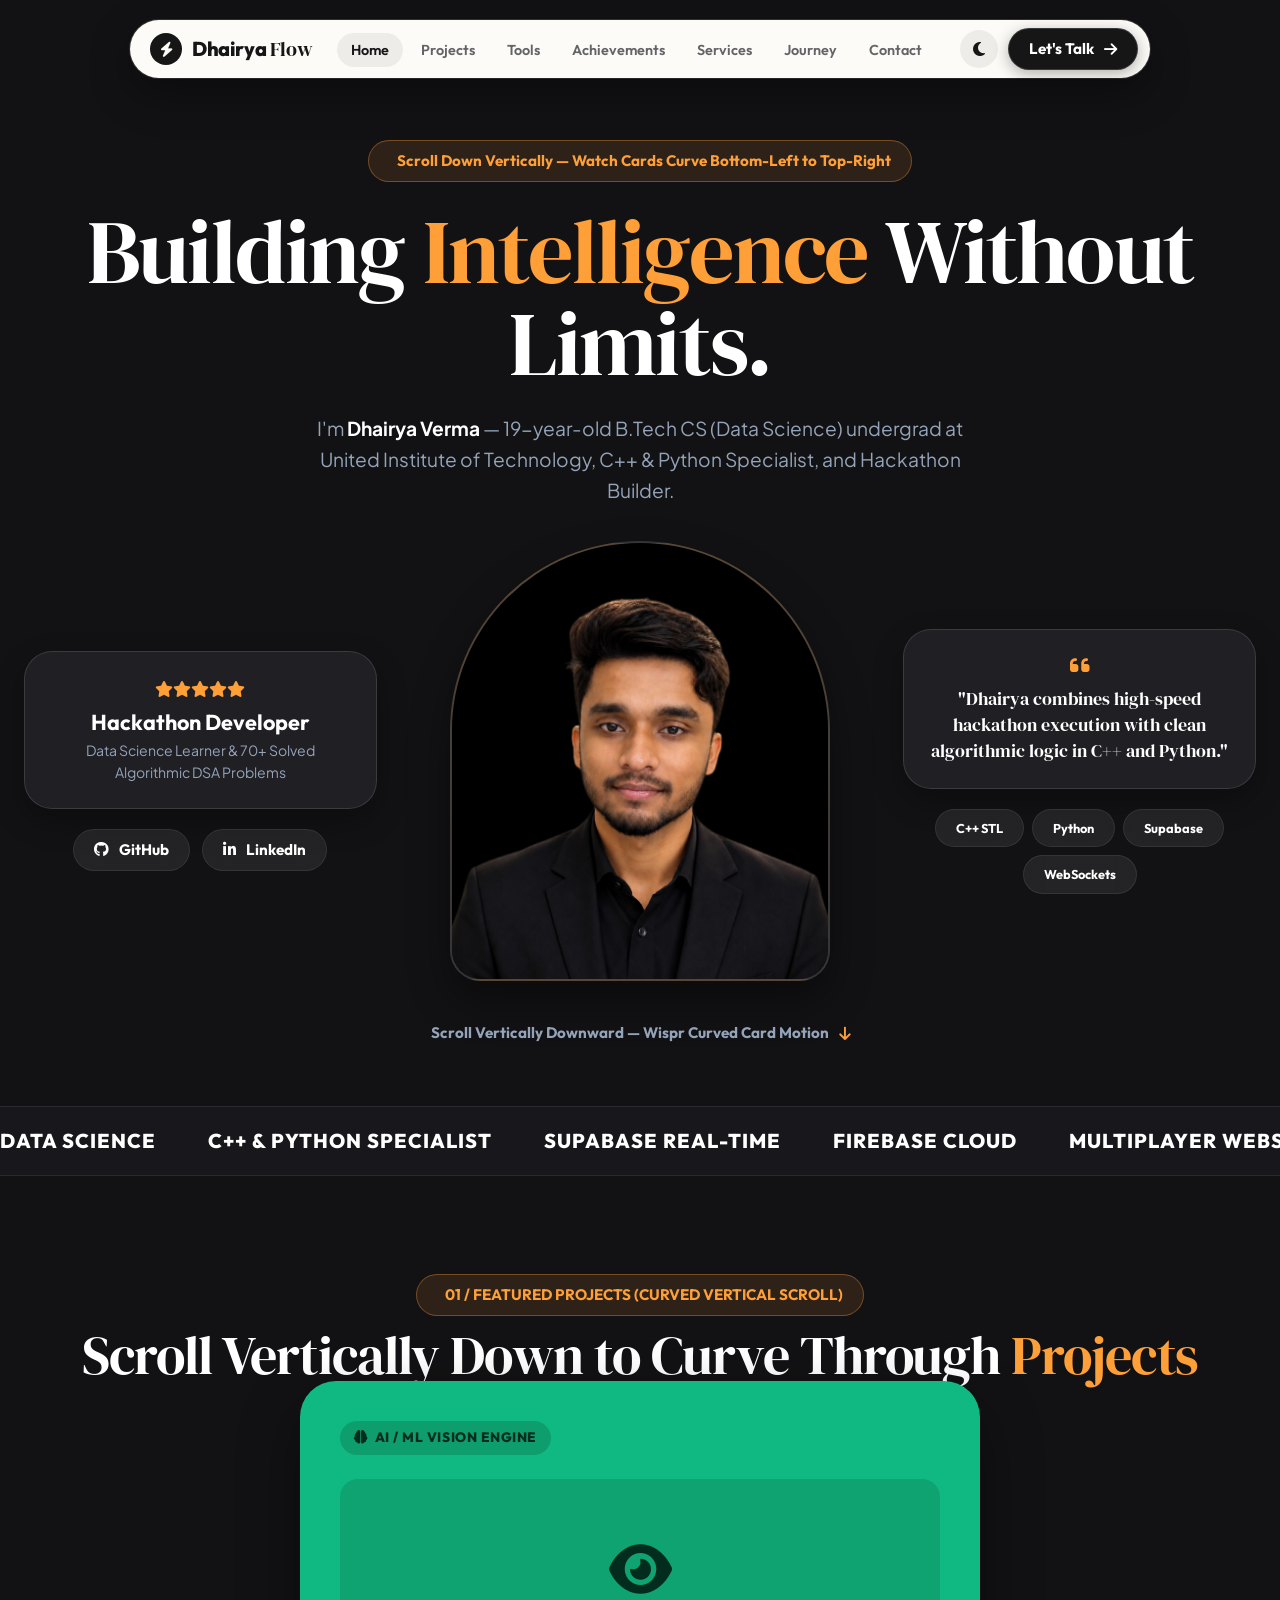
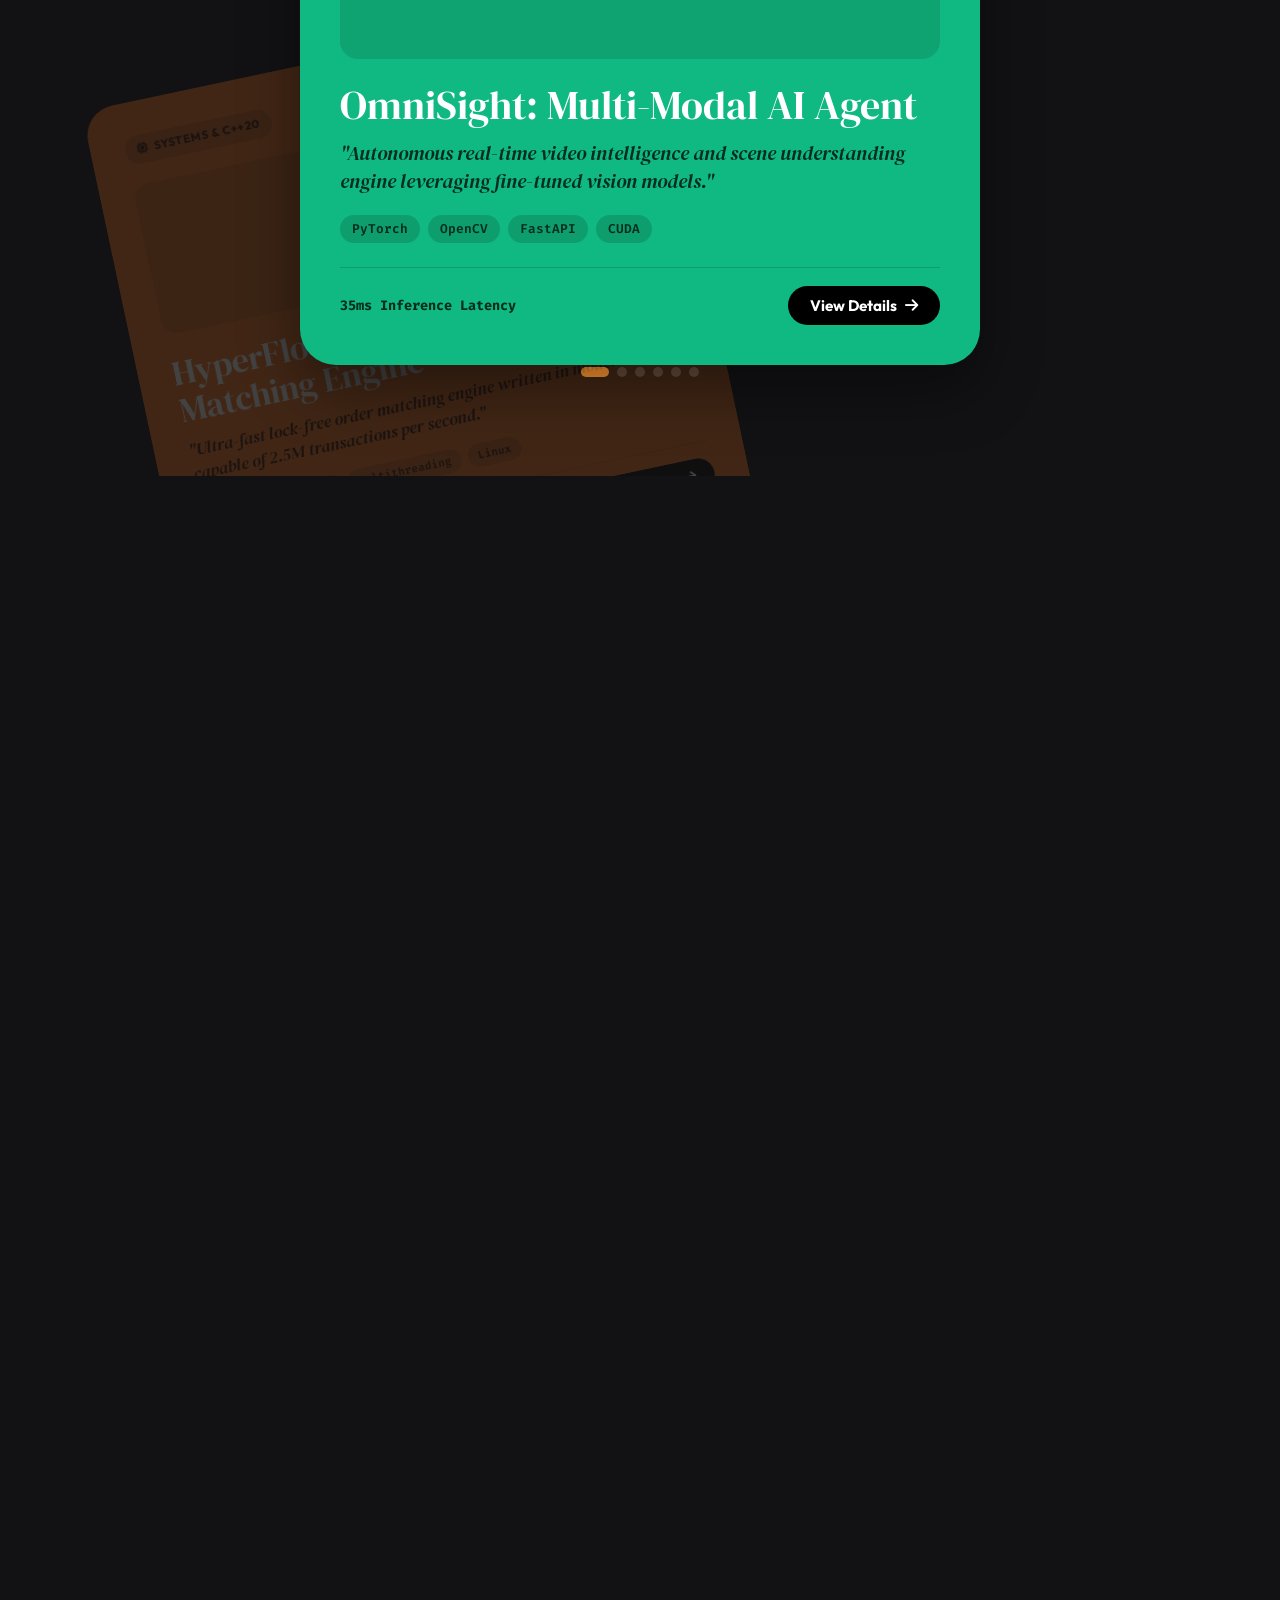
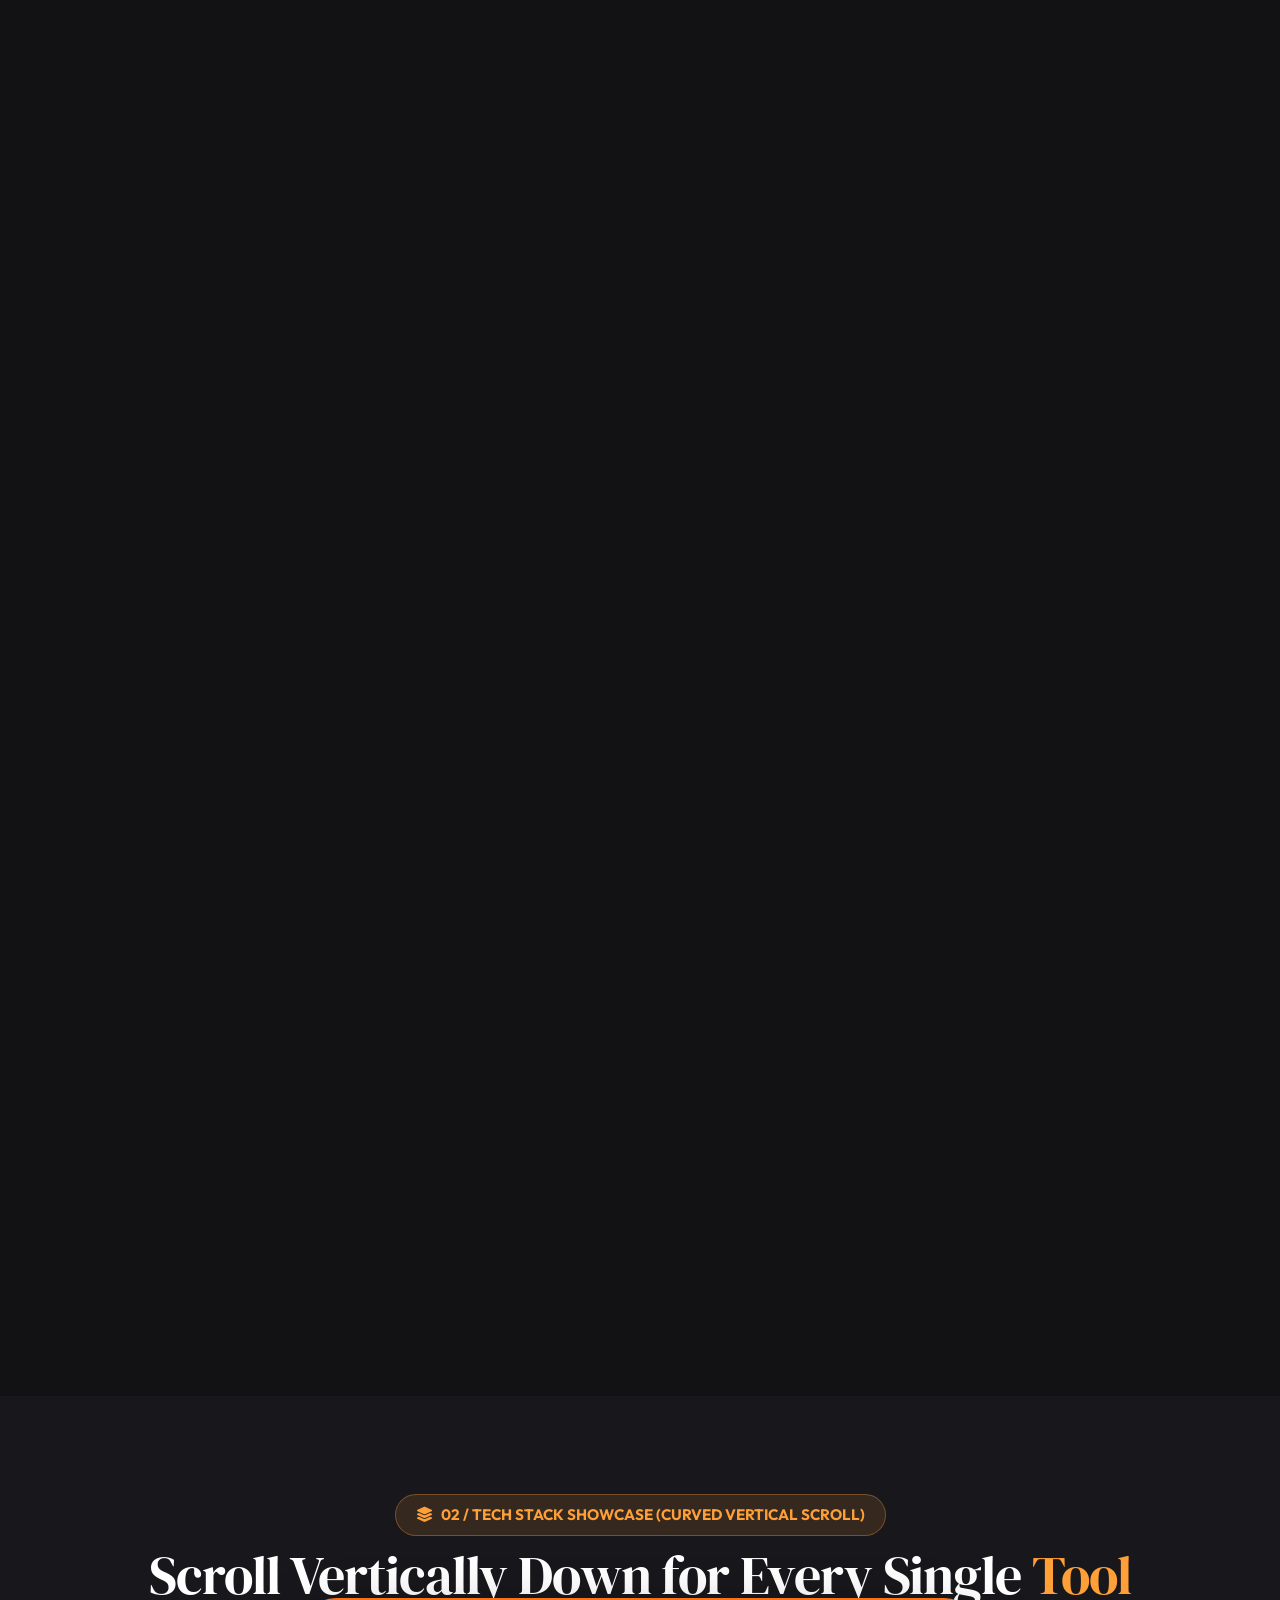
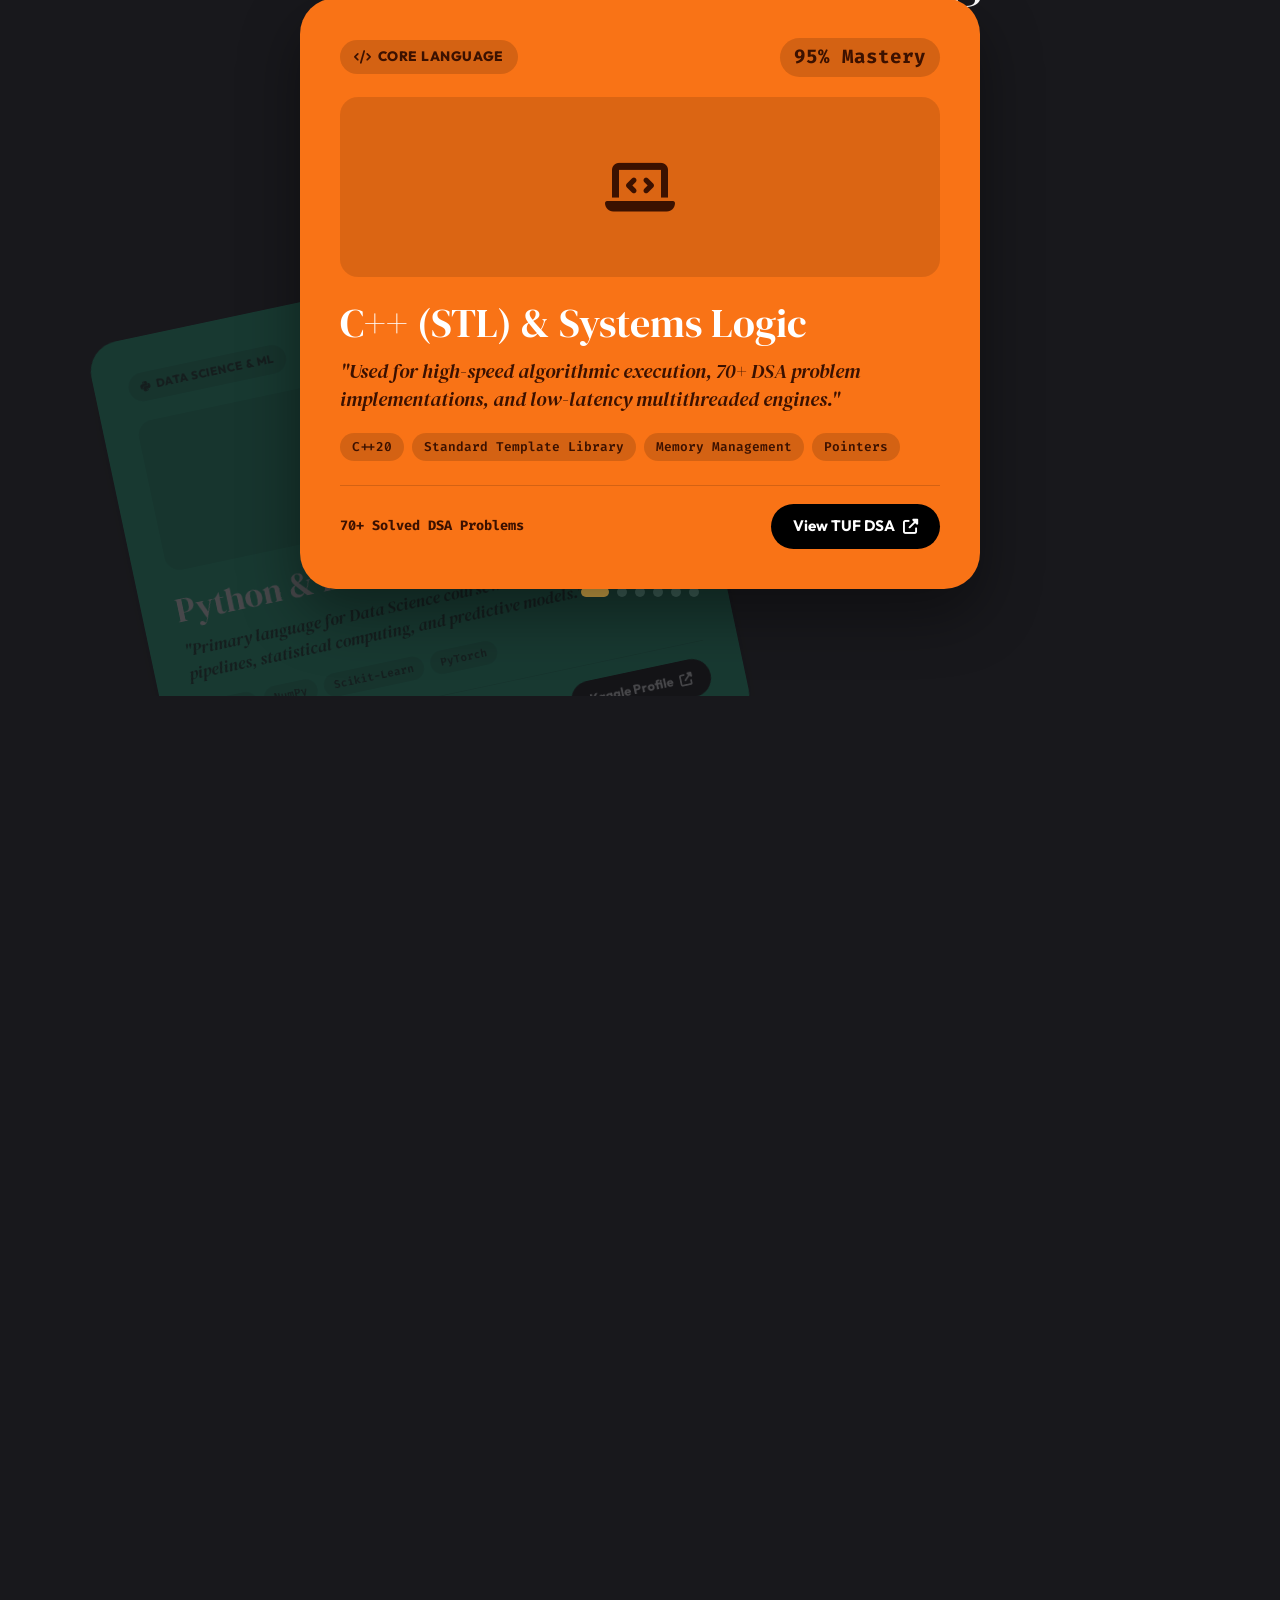
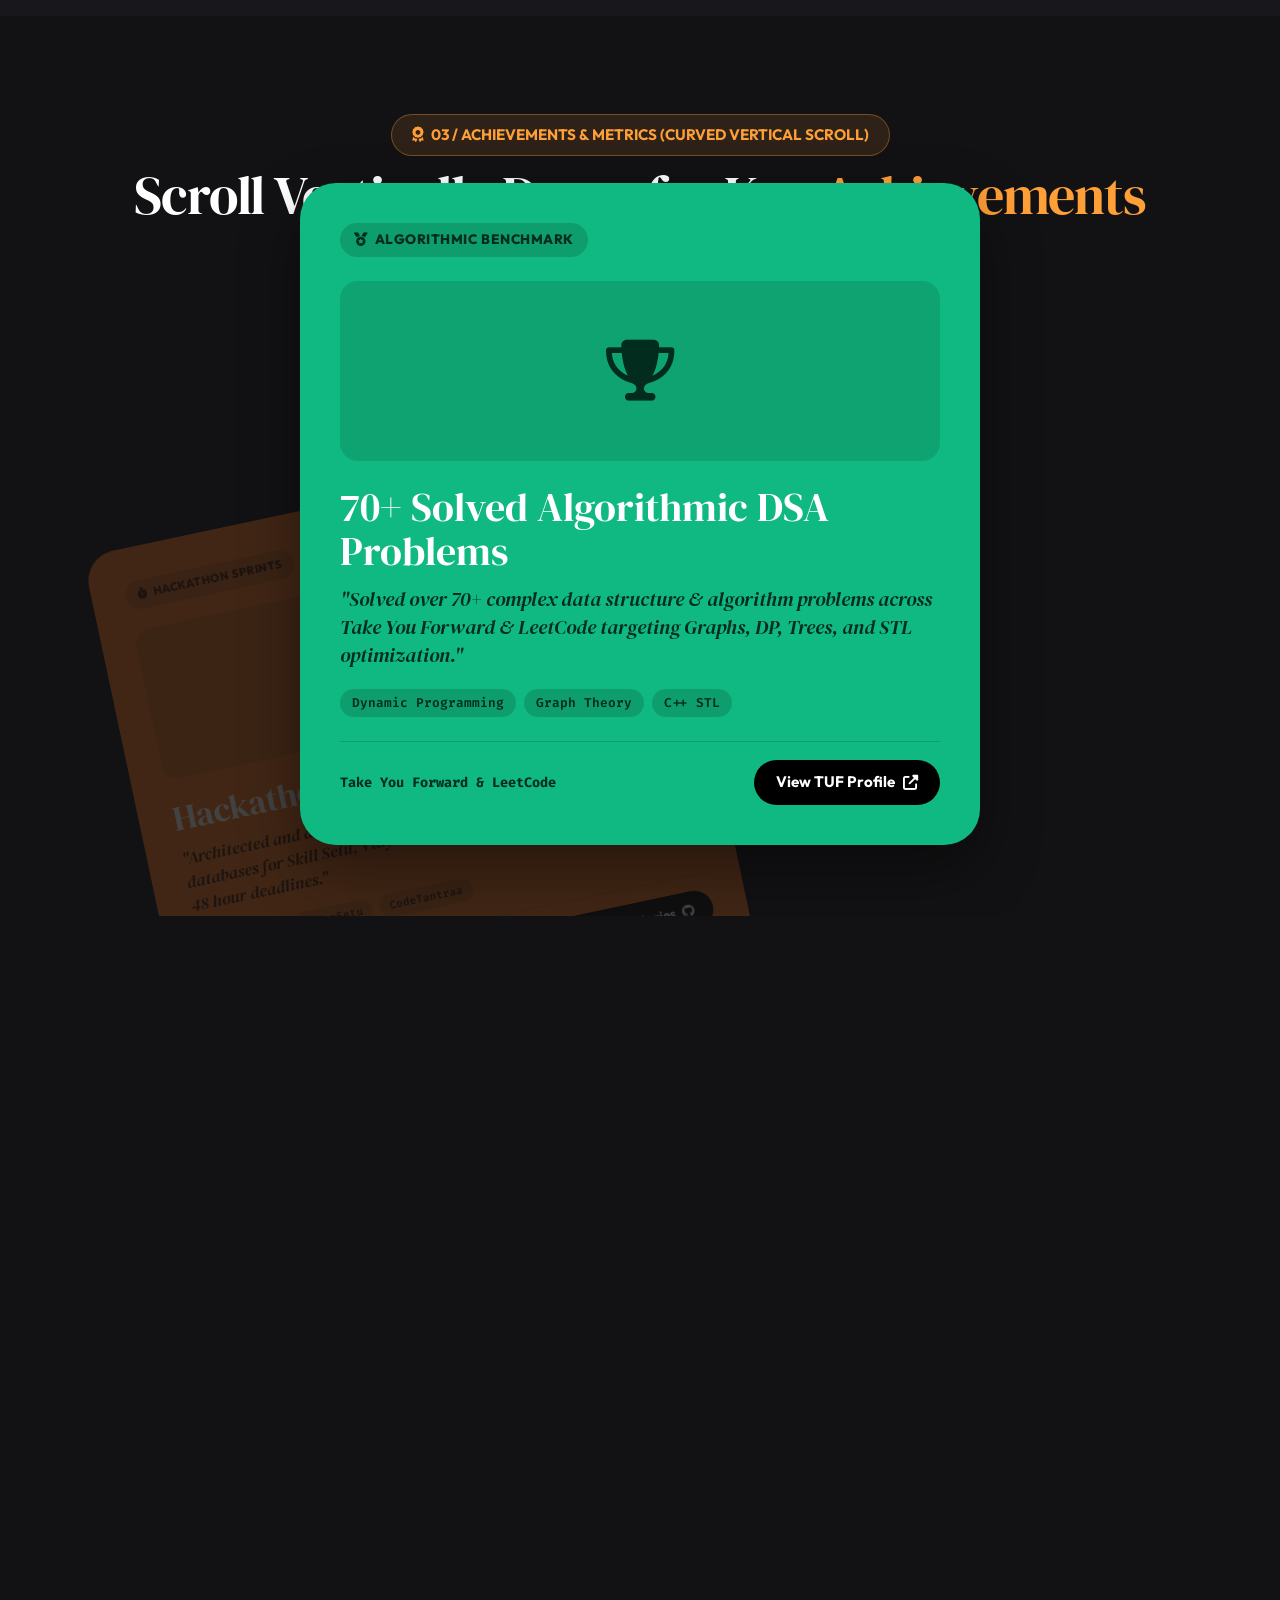
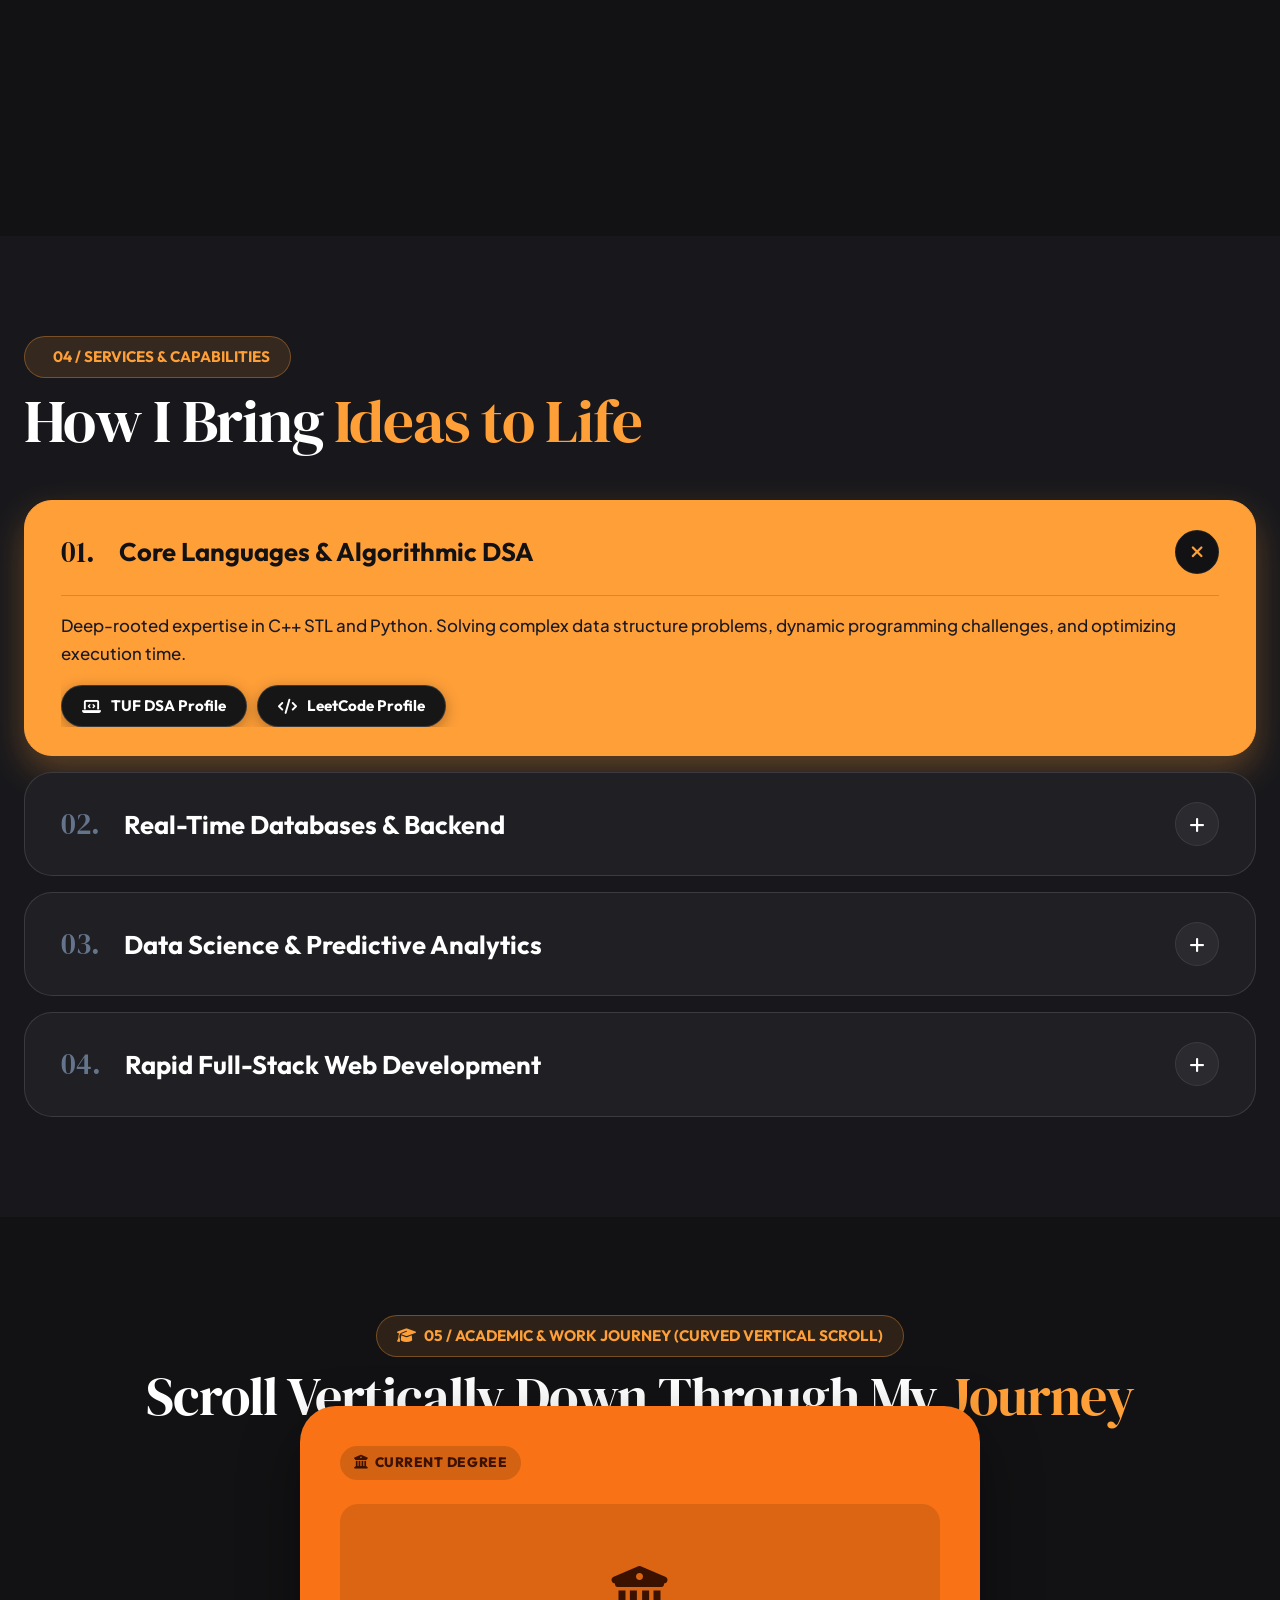
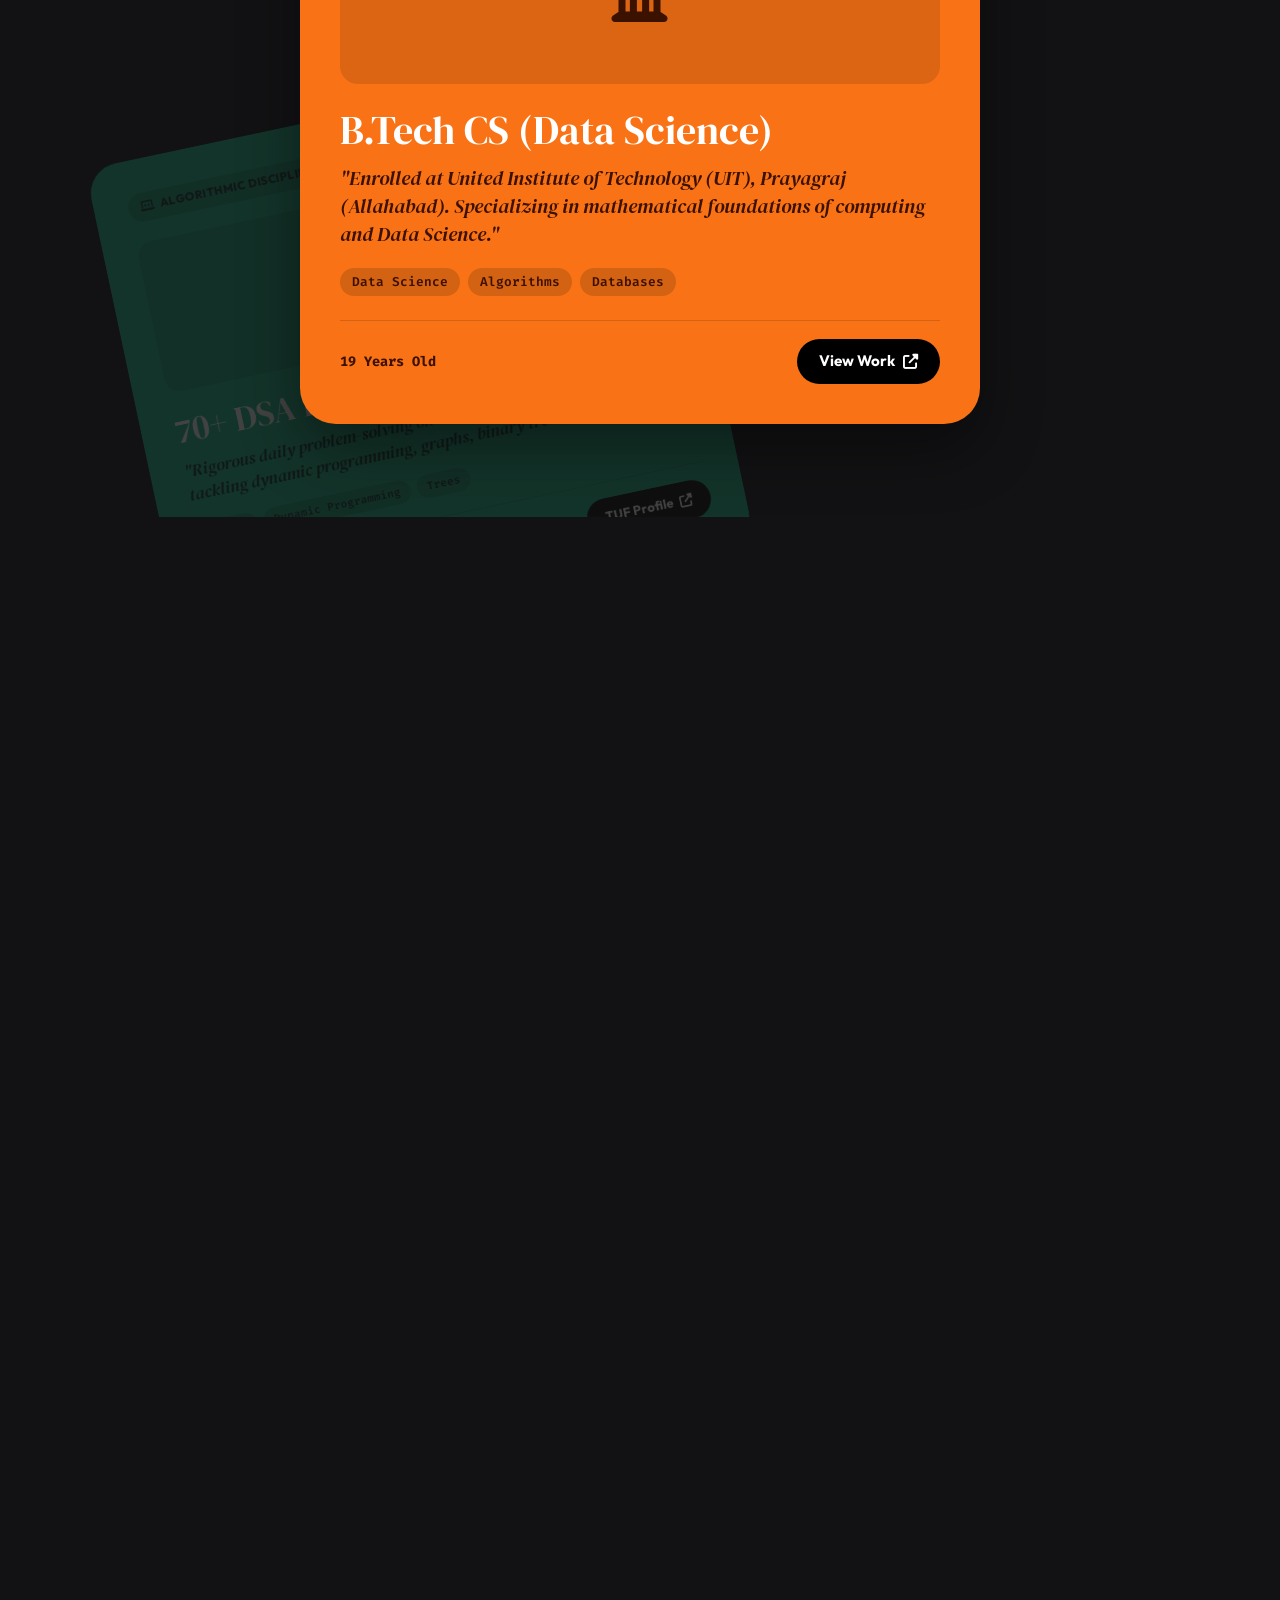
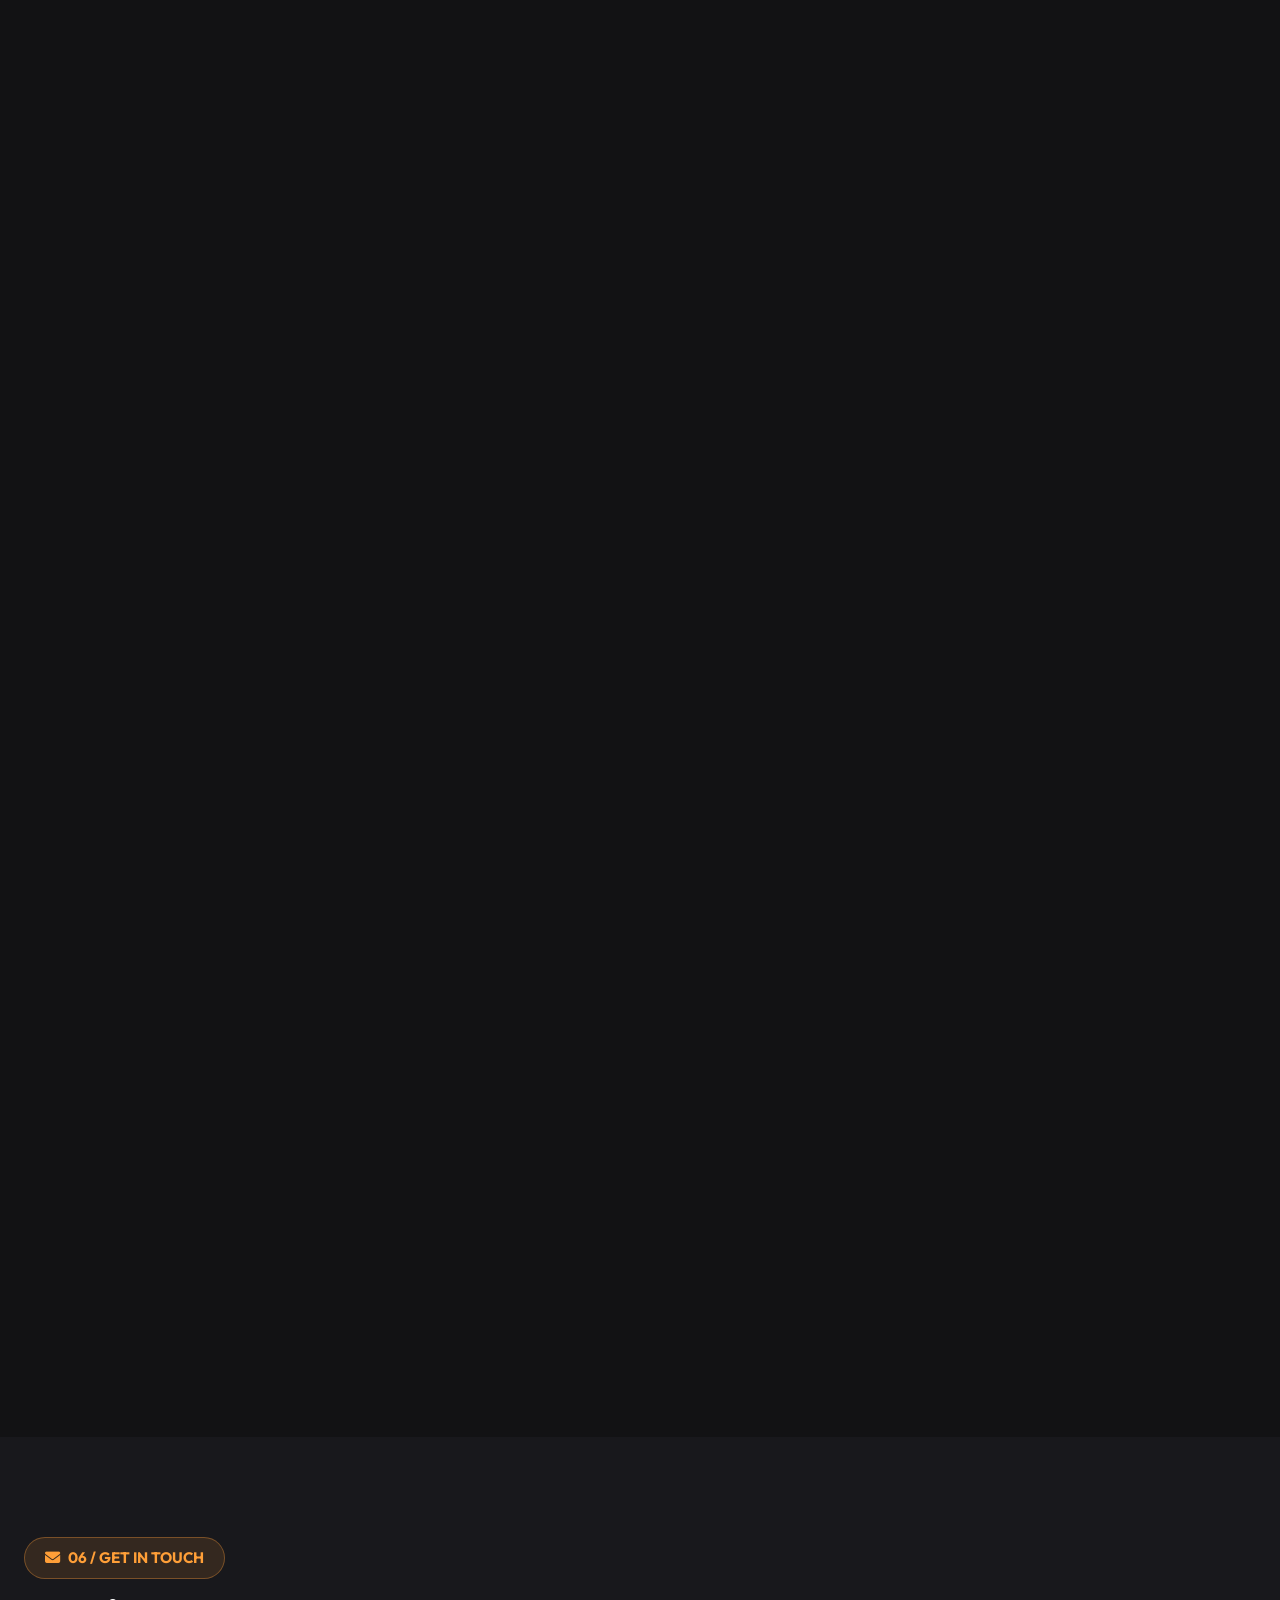
<file: index_wisprflow.html>
<!DOCTYPE html>
<html lang="en" class="scroll-smooth" data-theme="dark">
<head>
  <meta charset="UTF-8" />
  <meta name="viewport" content="width=device-width, initial-scale=1.0" />
  <title>Dhairya Verma | Data Science & DSA Specialist | Wispr Flow Vertical Curved Portfolio</title>
  <meta name="description" content="Wispr Flow inspired vertical curved scrolling portfolio of Dhairya Verma - 19-year-old B.Tech CS (Data Science) undergraduate at United Institute of Technology, C++ & Python Specialist, and Hackathon Builder." />

  <!-- Google Fonts: DM Serif Display, Instrument Serif, Plus Jakarta Sans, Outfit, Fira Code -->
  <link rel="preconnect" href="https://fonts.googleapis.com">
  <link rel="preconnect" href="https://fonts.gstatic.com" crossorigin>
  <link href="https://fonts.googleapis.com/css2?family=DM+Serif+Display:ital@0;1&family=Fira+Code:wght@400;500;600&family=Instrument+Serif:ital@0;1&family=Outfit:wght@400;500;600;700;800&family=Plus+Jakarta+Sans:wght@300;400;500;600;700;800&display=swap" rel="stylesheet">

  <!-- Font Awesome Icons CDN -->
  <link rel="stylesheet" href="https://cdnjs.cloudflare.com/ajax/libs/font-awesome/6.5.1/css/all.min.css" />

  <style>
/* ===================================================================
   WISPR FLOW VERTICAL CURVED SCROLLING DESIGN SYSTEM
   =================================================================== */

:root {
  /* Wispr Dark Theme (Default) */
  --bg-dark: #121214;
  --bg-surface: #18181c;
  --bg-card: #1f1f24;
  --bg-card-hover: #26262d;
  
  /* Floating Nav Pill (Wispr Flow signature cream pill in dark mode) */
  --nav-bg: #fcfbf7;
  --nav-text: #161617;
  --nav-muted: #646468;
  --nav-border: rgba(255, 255, 255, 0.15);
  
  /* Text colors */
  --text-primary: #ffffff;
  --text-secondary: #e2e8f0;
  --text-muted: #94a3b8;
  --text-dim: #64748b;
  --text-dark: #121214;
  
  /* Wispr Flow Signature Vibrant Card Palette */
  --card-green-bg: #10b981;
  --card-green-text: #022c1e;
  
  --card-orange-bg: #f97316;
  --card-orange-text: #3b1100;
  
  --card-cream-bg: #fef08a;
  --card-cream-text: #1c1917;
  
  --card-cyan-bg: #06b6d4;
  --card-cyan-text: #042833;
  
  --card-purple-bg: #a855f7;
  --card-purple-text: #2c0750;

  --card-coral-bg: #f43f5e;
  --card-coral-text: #39030c;

  --card-blue-bg: #3b82f6;
  --card-blue-text: #051b3b;

  --card-yellow-bg: #eab308;
  --card-yellow-text: #382400;

  /* Accent highlights */
  --accent-orange: #ff9f38;
  --accent-orange-glow: rgba(255, 159, 56, 0.35);
  --accent-green: #28c780;
  
  /* Borders & Shadows */
  --border-subtle: rgba(255, 255, 255, 0.08);
  --border-card: rgba(255, 255, 255, 0.12);
  --shadow-wispr: 0 20px 40px rgba(0, 0, 0, 0.4);
  --shadow-card: 0 12px 30px rgba(0, 0, 0, 0.3);
  
  /* Fonts */
  --font-serif: 'DM Serif Display', 'Instrument Serif', Georgia, serif;
  --font-heading: 'Outfit', 'Plus Jakarta Sans', sans-serif;
  --font-body: 'Plus Jakarta Sans', sans-serif;
  --font-mono: 'Fira Code', monospace;
  
  --radius-sm: 10px;
  --radius-md: 18px;
  --radius-lg: 28px;
  --radius-xl: 36px;
  --radius-full: 9999px;
  
  --transition-fast: 0.2s cubic-bezier(0.16, 1, 0.3, 1);
  --transition-normal: 0.35s cubic-bezier(0.16, 1, 0.3, 1);
}

/* Light Theme Overrides (Wispr Flow Cream Porcelain Aesthetic) */
[data-theme="light"] {
  --bg-dark: #fcfbf7;
  --bg-surface: #f3f1e9;
  --bg-card: #ffffff;
  --bg-card-hover: #ffffff;
  
  --nav-bg: #161617;
  --nav-text: #ffffff;
  --nav-muted: #a1a1aa;
  --nav-border: rgba(0, 0, 0, 0.1);
  
  --text-primary: #161617;
  --text-secondary: #27272a;
  --text-muted: #52525b;
  --text-dim: #71717a;
  --text-dark: #ffffff;
  
  --border-subtle: rgba(0, 0, 0, 0.08);
  --border-card: rgba(0, 0, 0, 0.1);
  --shadow-wispr: 0 20px 40px rgba(0, 0, 0, 0.08);
  --shadow-card: 0 12px 30px rgba(0, 0, 0, 0.06);
}

*, *::before, *::after {
  box-sizing: border-box;
  margin: 0;
  padding: 0;
}

html {
  scroll-behavior: smooth;
  scroll-padding-top: 100px;
}

body {
  font-family: var(--font-body);
  background-color: var(--bg-dark);
  color: var(--text-secondary);
  line-height: 1.6;
  overflow-x: hidden;
  position: relative;
  min-height: 100vh;
}

/* Custom Scrollbar */
::-webkit-scrollbar { width: 8px; }
::-webkit-scrollbar-track { background: var(--bg-dark); }
::-webkit-scrollbar-thumb { background: #33333b; border-radius: var(--radius-full); }
::-webkit-scrollbar-thumb:hover { background: var(--accent-orange); }

h1, h2, h3, h4 {
  font-family: var(--font-heading);
  color: var(--text-primary);
  font-weight: 700;
  line-height: 1.15;
}

.font-serif {
  font-family: var(--font-serif);
  font-weight: 400;
}

a { color: inherit; text-decoration: none; transition: all var(--transition-fast); }
button { cursor: pointer; border: none; background: none; font-family: inherit; }

.container {
  width: 100%;
  max-width: 1320px;
  margin-left: auto;
  margin-right: auto;
  padding-left: 24px;
  padding-right: 24px;
}

.section-padding {
  padding-top: 100px;
  padding-bottom: 100px;
  position: relative;
  z-index: 2;
}

.text-orange { color: var(--accent-orange) !important; }
.text-green { color: var(--accent-green) !important; }
.text-center { text-align: center; }

/* Buttons */
.btn {
  display: inline-flex;
  align-items: center;
  justify-content: center;
  gap: 10px;
  padding: 12px 26px;
  font-family: var(--font-heading);
  font-size: 1.05rem;
  font-weight: 700;
  border-radius: var(--radius-full);
  transition: all var(--transition-normal);
  position: relative;
  z-index: 5;
}

.btn-wispr-dark {
  background: #161617;
  color: #ffffff;
  border: 1px solid rgba(255, 255, 255, 0.15);
  box-shadow: 0 4px 15px rgba(0,0,0,0.3);
}

[data-theme="light"] .btn-wispr-dark {
  background: #ffffff;
  color: #161617;
  border-color: rgba(0, 0, 0, 0.15);
}

.btn-wispr-dark:hover {
  background: var(--accent-orange);
  color: #121214;
  border-color: var(--accent-orange);
  transform: translateY(-2px);
  box-shadow: 0 8px 25px rgba(255, 159, 56, 0.35);
}

.btn-wispr-pill {
  background: rgba(255, 255, 255, 0.08);
  color: var(--text-primary);
  border: 1px solid var(--border-subtle);
  backdrop-filter: blur(12px);
}

.btn-wispr-pill:hover {
  background: rgba(255, 255, 255, 0.15);
  transform: translateY(-2px);
}

.btn-sm { padding: 8px 20px; font-size: 0.95rem; }

/* ==================== FLOATING WISPR FLOW NAVBAR ==================== */
.wispr-header {
  position: fixed;
  top: 20px;
  left: 0;
  width: 100%;
  z-index: 1000;
  display: flex;
  justify-content: center;
  padding: 0 20px;
  pointer-events: none;
}

.wispr-nav-pill {
  pointer-events: auto;
  display: flex;
  align-items: center;
  justify-content: space-between;
  gap: 24px;
  background: var(--nav-bg);
  color: var(--nav-text);
  padding: 8px 12px 8px 20px;
  border-radius: var(--radius-full);
  box-shadow: 0 16px 40px rgba(0, 0, 0, 0.35), 0 0 0 1px var(--nav-border);
  transition: all var(--transition-normal);
  max-width: 1020px;
  width: 100%;
}

.wispr-brand {
  display: flex;
  align-items: center;
  gap: 10px;
  font-family: var(--font-heading);
  font-weight: 800;
  font-size: 1.25rem;
  letter-spacing: -0.02em;
  color: var(--nav-text);
}

.wispr-brand-icon {
  width: 32px;
  height: 32px;
  background: var(--nav-text);
  color: var(--nav-bg);
  border-radius: 50%;
  display: flex;
  align-items: center;
  justify-content: center;
  font-size: 0.95rem;
}

.wispr-nav-links {
  display: flex;
  align-items: center;
  gap: 4px;
  list-style: none;
}

.wispr-nav-link {
  font-family: var(--font-heading);
  font-size: 0.9rem;
  font-weight: 600;
  color: var(--nav-muted);
  padding: 8px 14px;
  border-radius: var(--radius-full);
  transition: all var(--transition-fast);
}

.wispr-nav-link:hover, .wispr-nav-link.active {
  color: var(--nav-text);
  background: rgba(0, 0, 0, 0.06);
}

[data-theme="light"] .wispr-nav-link:hover, 
[data-theme="light"] .wispr-nav-link.active {
  background: rgba(255, 255, 255, 0.12);
}

.wispr-nav-actions {
  display: flex;
  align-items: center;
  gap: 10px;
}

.theme-toggle-btn {
  width: 38px;
  height: 38px;
  border-radius: 50%;
  background: rgba(0, 0, 0, 0.06);
  color: var(--nav-text);
  display: flex;
  align-items: center;
  justify-content: center;
  font-size: 1rem;
  transition: transform var(--transition-fast);
}

[data-theme="light"] .theme-toggle-btn {
  background: rgba(255, 255, 255, 0.12);
}

.theme-toggle-btn:hover { transform: scale(1.1) rotate(15deg); }

.mobile-toggle-btn {
  display: none;
  width: 38px;
  height: 38px;
  border-radius: 50%;
  background: rgba(0,0,0,0.06);
  color: var(--nav-text);
  align-items: center;
  justify-content: center;
}

.wispr-mobile-menu {
  display: none;
  position: fixed;
  top: 80px;
  left: 20px;
  right: 20px;
  background: var(--nav-bg);
  color: var(--nav-text);
  border-radius: var(--radius-lg);
  padding: 24px;
  box-shadow: 0 20px 50px rgba(0, 0, 0, 0.5);
  z-index: 999;
  pointer-events: auto;
  flex-direction: column;
  gap: 12px;
}

.wispr-mobile-menu.open { display: flex; }

/* ==================== HERO SECTION ==================== */
.hero-section {
  min-height: 100vh;
  display: flex;
  flex-direction: column;
  justify-content: center;
  padding-top: 140px;
  padding-bottom: 60px;
  position: relative;
  overflow: hidden;
}

.hero-pill-badge {
  display: inline-flex;
  align-items: center;
  gap: 8px;
  padding: 8px 20px;
  background: rgba(255, 159, 56, 0.12);
  border: 1px solid var(--accent-orange-glow);
  border-radius: var(--radius-full);
  font-family: var(--font-heading);
  font-size: 0.95rem;
  font-weight: 700;
  color: var(--accent-orange);
  margin-bottom: 24px;
}

.hero-main-heading {
  font-family: var(--font-serif);
  font-size: clamp(3.2rem, 7vw, 5.8rem);
  font-weight: 400;
  line-height: 1.02;
  letter-spacing: -0.02em;
  color: var(--text-primary);
  margin-bottom: 24px;
}

.hero-sub-text {
  font-size: 1.2rem;
  color: var(--text-muted);
  max-width: 680px;
  margin-bottom: 36px;
  line-height: 1.6;
}

/* Center Grid with Photo Arch & Side Widgets */
.hero-widgets-grid {
  display: grid;
  grid-template-columns: 0.9fr 1.2fr 0.9fr;
  gap: 28px;
  align-items: center;
  margin-top: 10px;
  margin-bottom: 40px;
}

.hero-left-col, .hero-right-col {
  display: flex;
  flex-direction: column;
  gap: 20px;
}

.wispr-card-widget {
  background: var(--bg-card);
  border: 1px solid var(--border-card);
  border-radius: var(--radius-lg);
  padding: 24px;
  box-shadow: var(--shadow-card);
  backdrop-filter: blur(16px);
  transition: transform var(--transition-fast);
}

.wispr-card-widget:hover {
  transform: translateY(-4px);
  border-color: var(--accent-orange);
}

.hero-photo-arch-wrap {
  display: flex;
  justify-content: center;
  align-items: flex-end;
}

.hero-photo-arch {
  width: 100%;
  max-width: 380px;
  height: 440px;
  background: linear-gradient(180deg, rgba(255, 159, 56, 0.2) 0%, rgba(25, 25, 28, 0.95) 100%);
  border: 2px solid var(--border-card);
  border-radius: 200px 200px 32px 32px;
  overflow: hidden;
  box-shadow: var(--shadow-wispr);
  display: flex;
  align-items: flex-end;
  justify-content: center;
  transition: all var(--transition-normal);
}

.hero-photo-arch:hover {
  border-color: var(--accent-orange);
  box-shadow: 0 25px 60px rgba(255, 159, 56, 0.25);
}

.hero-cutout-img {
  width: 100%;
  height: 100%;
  object-fit: cover;
  object-position: center top;
  transition: transform 0.6s cubic-bezier(0.16, 1, 0.3, 1);
}

.hero-photo-arch:hover .hero-cutout-img {
  transform: scale(1.04);
}

.scroll-hint-bar {
  display: flex;
  align-items: center;
  justify-content: center;
  gap: 10px;
  margin-top: 20px;
  font-family: var(--font-heading);
  font-size: 0.95rem;
  font-weight: 700;
  color: var(--text-muted);
  animation: bounceDown 2s infinite;
}

@keyframes bounceDown {
  0%, 100% { transform: translateY(0); }
  50% { transform: translateY(8px); }
}

/* ==================== MARQUEE TICKER ==================== */
.marquee-section {
  background: var(--bg-surface);
  border-top: 1px solid var(--border-subtle);
  border-bottom: 1px solid var(--border-subtle);
  padding: 18px 0;
  overflow: hidden;
  position: relative;
  z-index: 2;
}

.marquee-track {
  display: flex;
  gap: 40px;
  animation: marqueeScroll 24s linear infinite;
  white-space: nowrap;
}

@keyframes marqueeScroll {
  0% { transform: translateX(0); }
  100% { transform: translateX(-50%); }
}

.marquee-item {
  display: flex;
  align-items: center;
  gap: 12px;
  font-family: var(--font-heading);
  font-size: 1.25rem;
  font-weight: 800;
  letter-spacing: 0.05em;
  color: var(--text-primary);
  text-transform: uppercase;
}

.marquee-item i { color: var(--accent-orange); font-size: 0.85rem; }

/* ===================================================================
   WISPR FLOW VERTICAL SCROLL STICKY CURVED PATH SYSTEM (SIGNATURE FEATURE)
   =================================================================== */
.wispr-sticky-scroll-section {
  position: relative;
  /* Multiplier height to give smooth vertical scroll room */
  height: 380vh;
}

.wispr-sticky-viewport {
  position: sticky;
  top: 0;
  height: 100vh;
  width: 100%;
  overflow: hidden;
  display: flex;
  flex-direction: column;
  justify-content: center;
  align-items: center;
}

.wispr-curved-track-stage {
  position: relative;
  width: 100%;
  max-width: 1100px;
  height: 540px;
  display: flex;
  align-items: center;
  justify-content: center;
}

/* Wispr Card Base for Vertical Curved Motion */
.wispr-curved-card {
  position: absolute;
  width: 100%;
  max-width: 680px;
  border-radius: var(--radius-xl);
  padding: 40px;
  display: flex;
  flex-direction: column;
  justify-content: space-between;
  min-height: 480px;
  box-shadow: 0 25px 60px rgba(0, 0, 0, 0.4);
  pointer-events: auto;
  will-change: transform, opacity;
  transform-origin: center center;
  transition: box-shadow var(--transition-normal);
}

.wispr-curved-card:hover {
  box-shadow: 0 35px 75px rgba(0, 0, 0, 0.6);
}

/* Color Variant Classes */
.card-theme-green { background: var(--card-green-bg); color: var(--card-green-text); }
.card-theme-orange { background: var(--card-orange-bg); color: var(--card-orange-text); }
.card-theme-cream { background: var(--card-cream-bg); color: var(--card-cream-text); }
.card-theme-cyan { background: var(--card-cyan-bg); color: var(--card-cyan-text); }
.card-theme-purple { background: var(--card-purple-bg); color: var(--card-purple-text); }
.card-theme-coral { background: var(--card-coral-bg); color: var(--card-coral-text); }
.card-theme-blue { background: var(--card-blue-bg); color: var(--card-blue-text); }
.card-theme-yellow { background: var(--card-yellow-bg); color: var(--card-yellow-text); }

.wispr-card-top-tag {
  display: inline-flex;
  align-items: center;
  gap: 6px;
  padding: 6px 14px;
  border-radius: var(--radius-full);
  background: rgba(0, 0, 0, 0.15);
  font-family: var(--font-heading);
  font-size: 0.85rem;
  font-weight: 800;
  letter-spacing: 0.04em;
  text-transform: uppercase;
  margin-bottom: 24px;
  width: fit-content;
}

.wispr-card-graphic {
  width: 100%;
  height: 180px;
  border-radius: var(--radius-md);
  background: rgba(0, 0, 0, 0.12);
  overflow: hidden;
  margin-bottom: 24px;
  display: flex;
  align-items: center;
  justify-content: center;
}

.wispr-card-title {
  font-family: var(--font-serif);
  font-size: clamp(2rem, 3.5vw, 2.5rem);
  font-weight: 400;
  line-height: 1.1;
  margin-bottom: 12px;
}

.wispr-card-quote {
  font-family: var(--font-serif);
  font-size: 1.25rem;
  line-height: 1.4;
  margin-bottom: 20px;
  font-style: italic;
}

.wispr-card-tags {
  display: flex;
  flex-wrap: wrap;
  gap: 8px;
  margin-bottom: 24px;
}

.wispr-card-tag-item {
  padding: 4px 12px;
  background: rgba(0, 0, 0, 0.15);
  border-radius: var(--radius-full);
  font-size: 0.8rem;
  font-family: var(--font-mono);
  font-weight: 600;
}

.wispr-card-footer {
  display: flex;
  align-items: center;
  justify-content: space-between;
  padding-top: 18px;
  border-top: 1px solid rgba(0, 0, 0, 0.15);
}

.wispr-card-btn {
  display: inline-flex;
  align-items: center;
  gap: 8px;
  padding: 10px 22px;
  background: #000000;
  color: #ffffff;
  border-radius: var(--radius-full);
  font-family: var(--font-heading);
  font-size: 0.95rem;
  font-weight: 700;
  transition: all var(--transition-fast);
}

.wispr-card-btn:hover {
  background: #ffffff;
  color: #000000;
  transform: translateY(-2px);
}

/* Pagination indicator dots for sticky scroll */
.scroll-progress-pills {
  display: flex;
  align-items: center;
  gap: 8px;
  margin-top: 24px;
}

.progress-dot {
  width: 10px;
  height: 10px;
  border-radius: 50%;
  background: rgba(255, 255, 255, 0.2);
  transition: all var(--transition-fast);
}

.progress-dot.active {
  width: 28px;
  border-radius: var(--radius-full);
  background: var(--accent-orange);
}

/* ==================== SERVICES ACCORDION ==================== */
.services-accordion-list {
  display: flex;
  flex-direction: column;
  gap: 16px;
  margin-top: 48px;
}

.accordion-card {
  background: var(--bg-card);
  border: 1px solid var(--border-card);
  border-radius: var(--radius-lg);
  padding: 28px 36px;
  cursor: pointer;
  transition: all var(--transition-normal);
  position: relative;
  overflow: hidden;
}

.accordion-card:not(.active):hover {
  background: var(--bg-card-hover);
  transform: translateX(6px);
}

.accordion-header {
  display: flex;
  align-items: center;
  justify-content: space-between;
}

.accordion-title-wrap {
  display: flex;
  align-items: center;
  gap: 24px;
}

.accordion-num {
  font-family: var(--font-serif);
  font-size: 1.8rem;
  color: var(--text-dim);
}

.accordion-title {
  font-family: var(--font-heading);
  font-size: 1.6rem;
  font-weight: 700;
  color: var(--text-primary);
}

.accordion-icon {
  width: 44px;
  height: 44px;
  border-radius: 50%;
  background: rgba(255, 255, 255, 0.05);
  border: 1px solid var(--border-subtle);
  display: flex;
  align-items: center;
  justify-content: center;
  color: var(--text-primary);
  font-size: 1.1rem;
  transition: transform var(--transition-fast);
}

.accordion-body {
  max-height: 0;
  opacity: 0;
  overflow: hidden;
  transition: all 0.4s cubic-bezier(0.16, 1, 0.3, 1);
}

.accordion-card.active {
  background: var(--accent-orange) !important;
  border-color: var(--accent-orange) !important;
  box-shadow: 0 15px 35px rgba(255, 159, 56, 0.3);
}

.accordion-card.active .accordion-num,
.accordion-card.active .accordion-title {
  color: #121214 !important;
}

.accordion-card.active .accordion-icon {
  background: #121214 !important;
  color: var(--accent-orange) !important;
  transform: rotate(45deg);
}

.accordion-card.active .accordion-body {
  max-height: 300px;
  opacity: 1;
  margin-top: 20px;
  padding-top: 16px;
  border-top: 1px solid rgba(0, 0, 0, 0.15);
}

.accordion-desc-text {
  color: #1a1a24;
  font-size: 1.05rem;
  line-height: 1.7;
  font-weight: 500;
  margin-bottom: 16px;
}

/* ==================== ABOUT & CONTACT ==================== */
.about-contact-grid {
  display: grid;
  grid-template-columns: 0.9fr 1.1fr;
  gap: 48px;
  margin-top: 48px;
}

.about-card {
  background: var(--bg-card);
  border: 1px solid var(--border-card);
  border-radius: var(--radius-xl);
  padding: 40px;
  text-align: center;
}

.contact-card {
  background: var(--bg-card);
  border: 1px solid var(--border-card);
  border-radius: var(--radius-xl);
  padding: 40px;
}

.form-group { margin-bottom: 20px; }
.form-group label { display: block; font-family: var(--font-heading); font-size: 1rem; font-weight: 700; color: var(--text-primary); margin-bottom: 8px; }
.form-control {
  width: 100%;
  padding: 14px 18px;
  background: var(--bg-surface);
  border: 1px solid var(--border-card);
  border-radius: var(--radius-md);
  color: var(--text-primary);
  font-family: var(--font-body);
  font-size: 0.95rem;
  outline: none;
  transition: border-color var(--transition-fast);
}

.form-control:focus {
  border-color: var(--accent-orange);
}

/* Footer */
.wispr-footer {
  background: var(--bg-surface);
  border-top: 1px solid var(--border-subtle);
  padding: 40px 0;
  position: relative;
  z-index: 2;
}

/* Toast */
.toast-container { position: fixed; bottom: 30px; right: 30px; z-index: 3000; }
.toast-card {
  background: var(--bg-card);
  border: 1px solid var(--accent-orange);
  border-radius: var(--radius-md);
  padding: 16px 24px;
  color: var(--text-primary);
  box-shadow: var(--shadow-wispr);
  display: flex;
  align-items: center;
  gap: 14px;
}

/* Modal */
.modal-overlay {
  position: fixed;
  inset: 0;
  background: rgba(0, 0, 0, 0.85);
  backdrop-filter: blur(14px);
  z-index: 2000;
  display: flex;
  align-items: center;
  justify-content: center;
  padding: 24px;
  opacity: 0;
  pointer-events: none;
  transition: opacity var(--transition-normal);
}

.modal-overlay.open { opacity: 1; pointer-events: auto; }

.modal-box {
  background: var(--bg-card);
  border: 1px solid var(--border-card);
  border-radius: var(--radius-xl);
  max-width: 680px;
  width: 100%;
  padding: 36px;
  position: relative;
  max-height: 90vh;
  overflow-y: auto;
}

@media (max-width: 1024px) {
  .hero-widgets-grid { grid-template-columns: 1fr; }
  .about-contact-grid { grid-template-columns: 1fr; }
  .wispr-curved-card { max-width: 90vw; padding: 28px; }
  .wispr-nav-links { display: none; }
  .mobile-toggle-btn { display: flex; }
}
  </style>
</head>
<body>

  <!-- ==================== FLOATING WISPR FLOW NAVBAR ==================== -->
  <header class="wispr-header">
    <div class="wispr-nav-pill">
      <a href="#home" class="wispr-brand">
        <div class="wispr-brand-icon"><i class="fas fa-bolt"></i></div>
        <span>Dhairya <span class="font-serif">Flow</span></span>
      </a>

      <ul class="wispr-nav-links">
        <li><a href="#home" class="wispr-nav-link active">Home</a></li>
        <li><a href="#projects-section" class="wispr-nav-link">Projects</a></li>
        <li><a href="#tools-section" class="wispr-nav-link">Tools</a></li>
        <li><a href="#achievements-section" class="wispr-nav-link">Achievements</a></li>
        <li><a href="#services" class="wispr-nav-link">Services</a></li>
        <li><a href="#journey-section" class="wispr-nav-link">Journey</a></li>
        <li><a href="#about" class="wispr-nav-link">Contact</a></li>
      </ul>

      <div class="wispr-nav-actions">
        <button class="theme-toggle-btn" id="theme-toggle" title="Toggle Light/Dark Theme">
          <i class="fas fa-moon"></i>
        </button>
        <a href="#about" class="btn btn-wispr-dark btn-sm">
          <span>Let's Talk</span>
          <i class="fas fa-arrow-right"></i>
        </a>
        <button class="mobile-toggle-btn" id="mobile-toggle">
          <i class="fas fa-bars"></i>
        </button>
      </div>
    </div>
  </header>

  <!-- Mobile Drawer -->
  <div class="wispr-mobile-menu" id="mobile-menu">
    <a href="#home" class="wispr-nav-link">Home</a>
    <a href="#projects-section" class="wispr-nav-link">Projects</a>
    <a href="#tools-section" class="wispr-nav-link">Tools</a>
    <a href="#achievements-section" class="wispr-nav-link">Achievements</a>
    <a href="#services" class="wispr-nav-link">Services</a>
    <a href="#journey-section" class="wispr-nav-link">Journey</a>
    <a href="#about" class="wispr-nav-link">Contact</a>
  </div>

  <!-- ==================== HERO SECTION (WISPR FLOW STYLE) ==================== -->
  <section id="home" class="hero-section">
    <div class="container text-center">
      
      <div class="hero-pill-badge">
        <i class="fas fa-sparkles"></i>
        <span>Scroll Down Vertically — Watch Cards Curve Bottom-Left to Top-Right</span>
      </div>

      <h1 class="hero-main-heading">
        Building <span class="font-serif italic text-orange">Intelligence</span> Without Limits.
      </h1>

      <p class="hero-sub-text text-center" style="margin-left: auto; margin-right: auto;">
        I'm <strong style="color:var(--text-primary);">Dhairya Verma</strong> — 19-year-old B.Tech CS (Data Science) undergrad at United Institute of Technology, C++ & Python Specialist, and Hackathon Builder.
      </p>

      <!-- Center Layout Grid: Side Widgets + Photo Arch -->
      <div class="hero-widgets-grid">
        
        <!-- Left Widget -->
        <div class="hero-left-col">
          <div class="wispr-card-widget">
            <div style="color:var(--accent-orange); margin-bottom:8px;">
              <i class="fas fa-star"></i><i class="fas fa-star"></i><i class="fas fa-star"></i><i class="fas fa-star"></i><i class="fas fa-star"></i>
            </div>
            <h3 style="font-size:1.35rem; margin-bottom:4px;">Hackathon Developer</h3>
            <p style="font-size:0.88rem; color:var(--text-muted);">Data Science Learner & 70+ Solved Algorithmic DSA Problems</p>
          </div>
          
          <div style="display:flex; gap:12px; justify-content:center;">
            <a href="https://github.com/DhairyaVerma7" target="_blank" class="btn btn-wispr-pill btn-sm" title="GitHub"><i class="fab fa-github"></i> GitHub</a>
            <a href="https://www.linkedin.com/in/dhairya-verma-89639b35b/" target="_blank" class="btn btn-wispr-pill btn-sm" title="LinkedIn"><i class="fab fa-linkedin-in"></i> LinkedIn</a>
          </div>
        </div>

        <!-- Center Arch Photo Cutout -->
        <div class="hero-photo-arch-wrap">
          <div class="hero-photo-arch">
            <img src="profile.png" alt="Dhairya Verma" class="hero-cutout-img" />
          </div>
        </div>

        <!-- Right Widget -->
        <div class="hero-right-col">
          <div class="wispr-card-widget">
            <i class="fas fa-quote-left text-orange" style="font-size:1.4rem; margin-bottom:10px;"></i>
            <p class="font-serif" style="font-size:1.15rem; color:var(--text-primary); line-height:1.4;">
              "Dhairya combines high-speed hackathon execution with clean algorithmic logic in C++ and Python."
            </p>
          </div>

          <div style="display:flex; gap:8px; flex-wrap:wrap; justify-content:center;">
            <span class="btn btn-wispr-pill btn-sm" style="font-size:0.8rem;">C++ STL</span>
            <span class="btn btn-wispr-pill btn-sm" style="font-size:0.8rem;">Python</span>
            <span class="btn btn-wispr-pill btn-sm" style="font-size:0.8rem;">Supabase</span>
            <span class="btn btn-wispr-pill btn-sm" style="font-size:0.8rem;">WebSockets</span>
          </div>
        </div>

      </div>

      <div class="scroll-hint-bar">
        <span>Scroll Vertically Downward — Wispr Curved Card Motion</span>
        <i class="fas fa-arrow-down text-orange"></i>
      </div>

    </div>
  </section>

  <!-- ==================== MARQUEE TICKER ==================== -->
  <section class="marquee-section">
    <div class="marquee-track">
      <div class="marquee-item"><span>Data Science</span> <i class="fas fa-sparkle"></i></div>
      <div class="marquee-item"><span>C++ & Python Specialist</span> <i class="fas fa-sparkle"></i></div>
      <div class="marquee-item"><span>Supabase Real-Time</span> <i class="fas fa-sparkle"></i></div>
      <div class="marquee-item"><span>Firebase Cloud</span> <i class="fas fa-sparkle"></i></div>
      <div class="marquee-item"><span>Multiplayer WebSockets</span> <i class="fas fa-sparkle"></i></div>
      <div class="marquee-item"><span>70+ DSA Problems</span> <i class="fas fa-sparkle"></i></div>
      <div class="marquee-item"><span>Rapid Hackathon MVP</span> <i class="fas fa-sparkle"></i></div>
      <!-- Loop duplicate -->
      <div class="marquee-item"><span>Data Science</span> <i class="fas fa-sparkle"></i></div>
      <div class="marquee-item"><span>C++ & Python Specialist</span> <i class="fas fa-sparkle"></i></div>
      <div class="marquee-item"><span>Supabase Real-Time</span> <i class="fas fa-sparkle"></i></div>
      <div class="marquee-item"><span>Firebase Cloud</span> <i class="fas fa-sparkle"></i></div>
      <div class="marquee-item"><span>Multiplayer WebSockets</span> <i class="fas fa-sparkle"></i></div>
      <div class="marquee-item"><span>70+ DSA Problems</span> <i class="fas fa-sparkle"></i></div>
      <div class="marquee-item"><span>Rapid Hackathon MVP</span> <i class="fas fa-sparkle"></i></div>
    </div>
  </section>

  <!-- ===================================================================
       SECTION 1: PROJECTS SHOWCASE (VERTICAL STICKY CURVED SCROLLING TRACK)
       =================================================================== -->
  <div id="projects-section" class="wispr-sticky-scroll-section" data-curved-track="projects">
    <div class="wispr-sticky-viewport">
      <div class="container text-center" style="margin-bottom: 20px;">
        <div class="hero-pill-badge" style="margin-bottom:12px;">
          <i class="fas fa-sparkles"></i>
          <span>01 / FEATURED PROJECTS (CURVED VERTICAL SCROLL)</span>
        </div>
        <h2 class="hero-main-heading" style="font-size:clamp(2.2rem, 4.5vw, 3.4rem); margin-bottom:0;">
          Scroll Vertically Down to Curve Through <span class="font-serif italic text-orange">Projects</span>
        </h2>
      </div>

      <div class="wispr-curved-track-stage">

        <!-- Card 1: Mint Green -->
        <div class="wispr-curved-card card-theme-green" data-index="0">
          <div>
            <span class="wispr-card-top-tag"><i class="fas fa-brain"></i> AI / ML Vision Engine</span>
            <div class="wispr-card-graphic">
              <i class="fas fa-eye" style="font-size:3.5rem;"></i>
            </div>
            <h3 class="wispr-card-title">OmniSight: Multi-Modal AI Agent</h3>
            <p class="wispr-card-quote">"Autonomous real-time video intelligence and scene understanding engine leveraging fine-tuned vision models."</p>
            <div class="wispr-card-tags">
              <span class="wispr-card-tag-item">PyTorch</span>
              <span class="wispr-card-tag-item">OpenCV</span>
              <span class="wispr-card-tag-item">FastAPI</span>
              <span class="wispr-card-tag-item">CUDA</span>
            </div>
          </div>
          <div class="wispr-card-footer">
            <span style="font-family:var(--font-mono); font-size:0.85rem; font-weight:700;">35ms Inference Latency</span>
            <button class="wispr-card-btn open-modal-btn" data-id="omnisight">
              <span>View Details</span>
              <i class="fas fa-arrow-right"></i>
            </button>
          </div>
        </div>

        <!-- Card 2: Warm Amber / Orange -->
        <div class="wispr-curved-card card-theme-orange" data-index="1">
          <div>
            <span class="wispr-card-top-tag"><i class="fas fa-microchip"></i> Systems & C++20</span>
            <div class="wispr-card-graphic">
              <i class="fas fa-bolt" style="font-size:3.5rem;"></i>
            </div>
            <h3 class="wispr-card-title">HyperFlow: Low Latency Matching Engine</h3>
            <p class="wispr-card-quote">"Ultra-fast lock-free order matching engine written in modern C++20 capable of 2.5M transactions per second."</p>
            <div class="wispr-card-tags">
              <span class="wispr-card-tag-item">C++20</span>
              <span class="wispr-card-tag-item">Lock-Free</span>
              <span class="wispr-card-tag-item">Multithreading</span>
              <span class="wispr-card-tag-item">Linux</span>
            </div>
          </div>
          <div class="wispr-card-footer">
            <span style="font-family:var(--font-mono); font-size:0.85rem; font-weight:700;">2.5M Tx/sec</span>
            <button class="wispr-card-btn open-modal-btn" data-id="hyperflow">
              <span>View Details</span>
              <i class="fas fa-arrow-right"></i>
            </button>
          </div>
        </div>

        <!-- Card 3: Porcelain Cream -->
        <div class="wispr-curved-card card-theme-cream" data-index="2">
          <div>
            <span class="wispr-card-top-tag"><i class="fas fa-chess"></i> Real-Time WebSockets</span>
            <div class="wispr-card-graphic">
              <img src="rookie.jpg" alt="Rookie Chess" style="width:100%; height:100%; object-fit:cover;" onerror="this.onerror=null; this.parentNode.innerHTML='<i class=\"fas fa-chess-king\" style=\"font-size:3.5rem;\"></i>';" />
            </div>
            <h3 class="wispr-card-title">Rookie.com: Multiplayer Chess Engine</h3>
            <p class="wispr-card-quote">"Low-latency WebSockets multiplayer chess application with instantaneous turn synchronization and room invitation links."</p>
            <div class="wispr-card-tags">
              <span class="wispr-card-tag-item">Node.js</span>
              <span class="wispr-card-tag-item">Socket.io</span>
              <span class="wispr-card-tag-item">WebSockets</span>
              <span class="wispr-card-tag-item">React</span>
            </div>
          </div>
          <div class="wispr-card-footer">
            <span style="font-family:var(--font-mono); font-size:0.85rem; font-weight:700;">Instant Move Sync</span>
            <button class="wispr-card-btn open-modal-btn" data-id="rookie">
              <span>View Details</span>
              <i class="fas fa-arrow-right"></i>
            </button>
          </div>
        </div>

        <!-- Card 4: Electric Cyan -->
        <div class="wispr-curved-card card-theme-cyan" data-index="3">
          <div>
            <span class="wispr-card-top-tag"><i class="fas fa-cloud"></i> Cloud Analytics</span>
            <div class="wispr-card-graphic">
              <i class="fas fa-chart-area" style="font-size:3.5rem;"></i>
            </div>
            <h3 class="wispr-card-title">NexusData: Cloud Analytics Platform</h3>
            <p class="wispr-card-quote">"Modern collaborative SaaS analytics suite offering instant SQL exploration, automated ETL ingestion, and canvas dashboards."</p>
            <div class="wispr-card-tags">
              <span class="wispr-card-tag-item">React</span>
              <span class="wispr-card-tag-item">Next.js</span>
              <span class="wispr-card-tag-item">PostgreSQL</span>
              <span class="wispr-card-tag-item">BigQuery</span>
            </div>
          </div>
          <div class="wispr-card-footer">
            <span style="font-family:var(--font-mono); font-size:0.85rem; font-weight:700;">Real-Time ETL</span>
            <button class="wispr-card-btn open-modal-btn" data-id="nexusdata">
              <span>View Details</span>
              <i class="fas fa-arrow-right"></i>
            </button>
          </div>
        </div>

        <!-- Card 5: Soft Purple -->
        <div class="wispr-curved-card card-theme-purple" data-index="4">
          <div>
            <span class="wispr-card-top-tag"><i class="fas fa-trophy"></i> Hackathon Sprints</span>
            <div class="wispr-card-graphic">
              <img src="skillsetu.jpg" alt="Skill Setu" style="width:100%; height:100%; object-fit:cover;" onerror="this.onerror=null; this.parentNode.innerHTML='<i class=\"fas fa-laptop-code\" style=\"font-size:3.5rem;\"></i>';" />
            </div>
            <h3 class="wispr-card-title">Skill Setu, VidyaSetu & CodeTantraa</h3>
            <p class="wispr-card-quote">"Architected high-speed backend systems with Supabase & Firebase under 24-48hr hackathon deadlines. Live on Render."</p>
            <div class="wispr-card-tags">
              <span class="wispr-card-tag-item">Supabase</span>
              <span class="wispr-card-tag-item">Firebase</span>
              <span class="wispr-card-tag-item">Node.js</span>
              <span class="wispr-card-tag-item">Render</span>
            </div>
          </div>
          <div class="wispr-card-footer">
            <span style="font-family:var(--font-mono); font-size:0.85rem; font-weight:700;">24-48hr MVPs</span>
            <button class="wispr-card-btn open-modal-btn" data-id="hackathon">
              <span>View Details</span>
              <i class="fas fa-arrow-right"></i>
            </button>
          </div>
        </div>

        <!-- Card 6: Coral / Rose -->
        <div class="wispr-curved-card card-theme-coral" data-index="5">
          <div>
            <span class="wispr-card-top-tag"><i class="fas fa-chart-line"></i> Data Science ML</span>
            <div class="wispr-card-graphic">
              <i class="fas fa-square-poll-vertical" style="font-size:3.5rem;"></i>
            </div>
            <h3 class="wispr-card-title">AlphaForecast: Financial Predictive AI</h3>
            <p class="wispr-card-quote">"Deep transformer and LSTM neural model for temporal multivariate asset price forecasting and risk factor decomposition."</p>
            <div class="wispr-card-tags">
              <span class="wispr-card-tag-item">Python</span>
              <span class="wispr-card-tag-item">TensorFlow</span>
              <span class="wispr-card-tag-item">Pandas</span>
              <span class="wispr-card-tag-item">Scikit-Learn</span>
            </div>
          </div>
          <div class="wispr-card-footer">
            <span style="font-family:var(--font-mono); font-size:0.85rem; font-weight:700;">LSTM Predictive AI</span>
            <button class="wispr-card-btn open-modal-btn" data-id="alphaforecast">
              <span>View Details</span>
              <i class="fas fa-arrow-right"></i>
            </button>
          </div>
        </div>

      </div>

      <div class="scroll-progress-pills" id="projects-dots"></div>
    </div>
  </div>

  <!-- ===================================================================
       SECTION 2: TOOLS & TECH STACK (VERTICAL STICKY CURVED SCROLLING TRACK)
       =================================================================== -->
  <div id="tools-section" class="wispr-sticky-scroll-section" style="background:var(--bg-surface);" data-curved-track="tools">
    <div class="wispr-sticky-viewport">
      <div class="container text-center" style="margin-bottom: 20px;">
        <div class="hero-pill-badge" style="margin-bottom:12px;">
          <i class="fas fa-layer-group"></i>
          <span>02 / TECH STACK SHOWCASE (CURVED VERTICAL SCROLL)</span>
        </div>
        <h2 class="hero-main-heading" style="font-size:clamp(2.2rem, 4.5vw, 3.4rem); margin-bottom:0;">
          Scroll Vertically Down for Every Single <span class="font-serif italic text-orange">Tool</span>
        </h2>
      </div>

      <div class="wispr-curved-track-stage">

        <!-- Tool 1: C++ STL -->
        <div class="wispr-curved-card card-theme-orange" data-index="0">
          <div>
            <div style="display:flex; justify-content:space-between; align-items:center; margin-bottom:20px;">
              <span class="wispr-card-top-tag" style="margin-bottom:0;"><i class="fas fa-code"></i> Core Language</span>
              <span style="font-family:var(--font-mono); font-size:1.2rem; font-weight:800; padding:4px 14px; background:rgba(0,0,0,0.15); border-radius:var(--radius-full);">95% Mastery</span>
            </div>
            <div class="wispr-card-graphic">
              <i class="fas fa-laptop-code" style="font-size:3.5rem;"></i>
            </div>
            <h3 class="wispr-card-title">C++ (STL) & Systems Logic</h3>
            <p class="wispr-card-quote">"Used for high-speed algorithmic execution, 70+ DSA problem implementations, and low-latency multithreaded engines."</p>
            <div class="wispr-card-tags">
              <span class="wispr-card-tag-item">C++20</span>
              <span class="wispr-card-tag-item">Standard Template Library</span>
              <span class="wispr-card-tag-item">Memory Management</span>
              <span class="wispr-card-tag-item">Pointers</span>
            </div>
          </div>
          <div class="wispr-card-footer">
            <span style="font-family:var(--font-mono); font-size:0.85rem; font-weight:700;">70+ Solved DSA Problems</span>
            <a href="https://takeuforward.org/profile/dhairya_7" target="_blank" class="wispr-card-btn">
              <span>View TUF DSA</span>
              <i class="fas fa-external-link-alt"></i>
            </a>
          </div>
        </div>

        <!-- Tool 2: Python & Data Science -->
        <div class="wispr-curved-card card-theme-green" data-index="1">
          <div>
            <div style="display:flex; justify-content:space-between; align-items:center; margin-bottom:20px;">
              <span class="wispr-card-top-tag" style="margin-bottom:0;"><i class="fab fa-python"></i> Data Science & ML</span>
              <span style="font-family:var(--font-mono); font-size:1.2rem; font-weight:800; padding:4px 14px; background:rgba(0,0,0,0.15); border-radius:var(--radius-full);">92% Mastery</span>
            </div>
            <div class="wispr-card-graphic">
              <i class="fas fa-chart-line" style="font-size:3.5rem;"></i>
            </div>
            <h3 class="wispr-card-title">Python & Data Analytics</h3>
            <p class="wispr-card-quote">"Primary language for Data Science coursework, data cleaning pipelines, statistical computing, and predictive models."</p>
            <div class="wispr-card-tags">
              <span class="wispr-card-tag-item">Pandas</span>
              <span class="wispr-card-tag-item">NumPy</span>
              <span class="wispr-card-tag-item">Scikit-Learn</span>
              <span class="wispr-card-tag-item">PyTorch</span>
            </div>
          </div>
          <div class="wispr-card-footer">
            <span style="font-family:var(--font-mono); font-size:0.85rem; font-weight:700;">Kaggle Data Pipelines</span>
            <a href="https://www.kaggle.com/dhairyaverma07" target="_blank" class="wispr-card-btn">
              <span>Kaggle Profile</span>
              <i class="fas fa-external-link-alt"></i>
            </a>
          </div>
        </div>

        <!-- Tool 3: Supabase -->
        <div class="wispr-curved-card card-theme-cream" data-index="2">
          <div>
            <div style="display:flex; justify-content:space-between; align-items:center; margin-bottom:20px;">
              <span class="wispr-card-top-tag" style="margin-bottom:0;"><i class="fas fa-database"></i> Real-Time Database</span>
              <span style="font-family:var(--font-mono); font-size:1.2rem; font-weight:800; padding:4px 14px; background:rgba(0,0,0,0.15); border-radius:var(--radius-full);">90% Mastery</span>
            </div>
            <div class="wispr-card-graphic">
              <i class="fas fa-server" style="font-size:3.5rem;"></i>
            </div>
            <h3 class="wispr-card-title">Supabase Real-Time Engine</h3>
            <p class="wispr-card-quote">"Leveraged across hackathon builds for PostgreSQL data sync, instant channel subscriptions, and Row-Level Security (RLS)."</p>
            <div class="wispr-card-tags">
              <span class="wispr-card-tag-item">PostgreSQL</span>
              <span class="wispr-card-tag-item">Realtime Channels</span>
              <span class="wispr-card-tag-item">RLS Policies</span>
            </div>
          </div>
          <div class="wispr-card-footer">
            <span style="font-family:var(--font-mono); font-size:0.85rem; font-weight:700;">Hackathon Backend Stack</span>
            <a href="https://github.com/DhairyaVerma7" target="_blank" class="wispr-card-btn">
              <span>View Repos</span>
              <i class="fab fa-github"></i>
            </a>
          </div>
        </div>

        <!-- Tool 4: Firebase -->
        <div class="wispr-curved-card card-theme-cyan" data-index="3">
          <div>
            <div style="display:flex; justify-content:space-between; align-items:center; margin-bottom:20px;">
              <span class="wispr-card-top-tag" style="margin-bottom:0;"><i class="fas fa-fire"></i> Cloud Infrastructure</span>
              <span style="font-family:var(--font-mono); font-size:1.2rem; font-weight:800; padding:4px 14px; background:rgba(0,0,0,0.15); border-radius:var(--radius-full);">88% Mastery</span>
            </div>
            <div class="wispr-card-graphic">
              <i class="fas fa-cloud-upload-alt" style="font-size:3.5rem;"></i>
            </div>
            <h3 class="wispr-card-title">Firebase Cloud & Auth</h3>
            <p class="wispr-card-quote">"Used for cloud document synchronization, OAuth authentication streams, and real-time state listeners in web apps."</p>
            <div class="wispr-card-tags">
              <span class="wispr-card-tag-item">Firestore</span>
              <span class="wispr-card-tag-item">Firebase Auth</span>
              <span class="wispr-card-tag-item">Cloud Functions</span>
            </div>
          </div>
          <div class="wispr-card-footer">
            <span style="font-family:var(--font-mono); font-size:0.85rem; font-weight:700;">Cloud Auth & Sync</span>
            <a href="https://github.com/DhairyaVerma7" target="_blank" class="wispr-card-btn">
              <span>View Code</span>
              <i class="fab fa-github"></i>
            </a>
          </div>
        </div>

        <!-- Tool 5: Node.js & REST -->
        <div class="wispr-curved-card card-theme-purple" data-index="4">
          <div>
            <div style="display:flex; justify-content:space-between; align-items:center; margin-bottom:20px;">
              <span class="wispr-card-top-tag" style="margin-bottom:0;"><i class="fab fa-node-js"></i> Backend Server</span>
              <span style="font-family:var(--font-mono); font-size:1.2rem; font-weight:800; padding:4px 14px; background:rgba(0,0,0,0.15); border-radius:var(--radius-full);">90% Mastery</span>
            </div>
            <div class="wispr-card-graphic">
              <i class="fas fa-network-wired" style="font-size:3.5rem;"></i>
            </div>
            <h3 class="wispr-card-title">Node.js & Express REST APIs</h3>
            <p class="wispr-card-quote">"Architecting asynchronous REST microservices, middleware security, and JSON data transformations."</p>
            <div class="wispr-card-tags">
              <span class="wispr-card-tag-item">Express.js</span>
              <span class="wispr-card-tag-item">REST Endpoints</span>
              <span class="wispr-card-tag-item">JWT Security</span>
            </div>
          </div>
          <div class="wispr-card-footer">
            <span style="font-family:var(--font-mono); font-size:0.85rem; font-weight:700;">Backend Microservices</span>
            <a href="https://github.com/DhairyaVerma7" target="_blank" class="wispr-card-btn">
              <span>Explore GitHub</span>
              <i class="fab fa-github"></i>
            </a>
          </div>
        </div>

        <!-- Tool 6: Socket.io -->
        <div class="wispr-curved-card card-theme-coral" data-index="5">
          <div>
            <div style="display:flex; justify-content:space-between; align-items:center; margin-bottom:20px;">
              <span class="wispr-card-top-tag" style="margin-bottom:0;"><i class="fas fa-plug"></i> WebSockets</span>
              <span style="font-family:var(--font-mono); font-size:1.2rem; font-weight:800; padding:4px 14px; background:rgba(0,0,0,0.15); border-radius:var(--radius-full);">88% Mastery</span>
            </div>
            <div class="wispr-card-graphic">
              <i class="fas fa-gamepad" style="font-size:3.5rem;"></i>
            </div>
            <h3 class="wispr-card-title">Socket.io & WebSockets</h3>
            <p class="wispr-card-quote">"Powering real-time move synchronization in Rookie.com multiplayer chess engine with zero perceptible delay."</p>
            <div class="wispr-card-tags">
              <span class="wispr-card-tag-item">WebSockets</span>
              <span class="wispr-card-tag-item">Bi-Directional</span>
              <span class="wispr-card-tag-item">Room Handshakes</span>
            </div>
          </div>
          <div class="wispr-card-footer">
            <span style="font-family:var(--font-mono); font-size:0.85rem; font-weight:700;">Rookie.com Engine</span>
            <a href="https://github.com/DhairyaVerma7" target="_blank" class="wispr-card-btn">
              <span>View Engine</span>
              <i class="fab fa-github"></i>
            </a>
          </div>
        </div>

      </div>

      <div class="scroll-progress-pills" id="tools-dots"></div>
    </div>
  </div>

  <!-- ===================================================================
       SECTION 3: ACHIEVEMENTS (VERTICAL STICKY CURVED SCROLLING TRACK)
       =================================================================== -->
  <div id="achievements-section" class="wispr-sticky-scroll-section" data-curved-track="achievements">
    <div class="wispr-sticky-viewport">
      <div class="container text-center" style="margin-bottom: 20px;">
        <div class="hero-pill-badge" style="margin-bottom:12px;">
          <i class="fas fa-award"></i>
          <span>03 / ACHIEVEMENTS & METRICS (CURVED VERTICAL SCROLL)</span>
        </div>
        <h2 class="hero-main-heading" style="font-size:clamp(2.2rem, 4.5vw, 3.4rem); margin-bottom:0;">
          Scroll Vertically Down for Key <span class="font-serif italic text-orange">Achievements</span>
        </h2>
      </div>

      <div class="wispr-curved-track-stage">

        <!-- Achievement Card 1: 70+ DSA Problems -->
        <div class="wispr-curved-card card-theme-green" data-index="0">
          <div>
            <span class="wispr-card-top-tag"><i class="fas fa-medal"></i> Algorithmic Benchmark</span>
            <div class="wispr-card-graphic">
              <i class="fas fa-trophy" style="font-size:3.8rem;"></i>
            </div>
            <h3 class="wispr-card-title">70+ Solved Algorithmic DSA Problems</h3>
            <p class="wispr-card-quote">"Solved over 70+ complex data structure & algorithm problems across Take You Forward & LeetCode targeting Graphs, DP, Trees, and STL optimization."</p>
            <div class="wispr-card-tags">
              <span class="wispr-card-tag-item">Dynamic Programming</span>
              <span class="wispr-card-tag-item">Graph Theory</span>
              <span class="wispr-card-tag-item">C++ STL</span>
            </div>
          </div>
          <div class="wispr-card-footer">
            <span style="font-family:var(--font-mono); font-size:0.85rem; font-weight:700;">Take You Forward & LeetCode</span>
            <a href="https://takeuforward.org/profile/dhairya_7" target="_blank" class="wispr-card-btn">
              <span>View TUF Profile</span>
              <i class="fas fa-external-link-alt"></i>
            </a>
          </div>
        </div>

        <!-- Achievement Card 2: Hackathon Rapid MVP Execution -->
        <div class="wispr-curved-card card-theme-orange" data-index="1">
          <div>
            <span class="wispr-card-top-tag"><i class="fas fa-stopwatch"></i> Hackathon Sprints</span>
            <div class="wispr-card-graphic">
              <i class="fas fa-fire-flame-curved" style="font-size:3.8rem;"></i>
            </div>
            <h3 class="wispr-card-title">Hackathon MVP Creator</h3>
            <p class="wispr-card-quote">"Architected and delivered full production web backends and databases for Skill Setu, VidyaSetu, and CodeTantraa within tight 24-48 hour deadlines."</p>
            <div class="wispr-card-tags">
              <span class="wispr-card-tag-item">Skill Setu</span>
              <span class="wispr-card-tag-item">VidyaSetu</span>
              <span class="wispr-card-tag-item">CodeTantraa</span>
            </div>
          </div>
          <div class="wispr-card-footer">
            <span style="font-family:var(--font-mono); font-size:0.85rem; font-weight:700;">24-48hr Live Deployments</span>
            <a href="https://github.com/DhairyaVerma7" target="_blank" class="wispr-card-btn">
              <span>View Repositories</span>
              <i class="fab fa-github"></i>
            </a>
          </div>
        </div>

        <!-- Achievement Card 3: Kaggle Data Science Specialist -->
        <div class="wispr-curved-card card-theme-cream" data-index="2">
          <div>
            <span class="wispr-card-top-tag"><i class="fab fa-kaggle"></i> Data Analytics</span>
            <div class="wispr-card-graphic">
              <i class="fas fa-brain" style="font-size:3.8rem;"></i>
            </div>
            <h3 class="wispr-card-title">Kaggle Data Science Specialist</h3>
            <p class="wispr-card-quote">"Building mathematical models, statistical analysis, and data cleaning notebooks on Kaggle for B.Tech CS (Data Science) specialization."</p>
            <div class="wispr-card-tags">
              <span class="wispr-card-tag-item">Pandas</span>
              <span class="wispr-card-tag-item">NumPy</span>
              <span class="wispr-card-tag-item">Predictive ML</span>
            </div>
          </div>
          <div class="wispr-card-footer">
            <span style="font-family:var(--font-mono); font-size:0.85rem; font-weight:700;">Kaggle Benchmarks</span>
            <a href="https://www.kaggle.com/dhairyaverma07" target="_blank" class="wispr-card-btn">
              <span>Kaggle Profile</span>
              <i class="fas fa-external-link-alt"></i>
            </a>
          </div>
        </div>

        <!-- Achievement Card 4: Creator of Rookie.com -->
        <div class="wispr-curved-card card-theme-cyan" data-index="3">
          <div>
            <span class="wispr-card-top-tag"><i class="fas fa-chess-queen"></i> Systems Project</span>
            <div class="wispr-card-graphic">
              <i class="fas fa-chess-knight" style="font-size:3.8rem;"></i>
            </div>
            <h3 class="wispr-card-title">Creator of Rookie.com Engine</h3>
            <p class="wispr-card-quote">"Designed and deployed a full real-time WebSockets multiplayer chess application featuring zero-latency move validation and custom room links."</p>
            <div class="wispr-card-tags">
              <span class="wispr-card-tag-item">WebSockets</span>
              <span class="wispr-card-tag-item">Node.js</span>
              <span class="wispr-card-tag-item">Socket.io</span>
            </div>
          </div>
          <div class="wispr-card-footer">
            <span style="font-family:var(--font-mono); font-size:0.85rem; font-weight:700;">Low-Latency Engine</span>
            <a href="https://github.com/DhairyaVerma7" target="_blank" class="wispr-card-btn">
              <span>View Source</span>
              <i class="fab fa-github"></i>
            </a>
          </div>
        </div>

      </div>

      <div class="scroll-progress-pills" id="achievements-dots"></div>
    </div>
  </div>

  <!-- ==================== SERVICES ACCORDION ==================== -->
  <section id="services" class="section-padding" style="background:var(--bg-surface);">
    <div class="container">
      
      <div class="hero-pill-badge" style="margin-bottom:12px;">
        <i class="fas fa-sparkles"></i>
        <span>04 / SERVICES & CAPABILITIES</span>
      </div>

      <h2 class="hero-main-heading" style="font-size:clamp(2.4rem, 5vw, 3.8rem); margin-bottom:16px;">
        How I Bring <span class="font-serif italic text-orange">Ideas to Life</span>
      </h2>

      <!-- Accordion List -->
      <div class="services-accordion-list" id="services-accordion">
        
        <div class="accordion-card active">
          <div class="accordion-header">
            <div class="accordion-title-wrap">
              <span class="accordion-num">01.</span>
              <h3 class="accordion-title">Core Languages & Algorithmic DSA</h3>
            </div>
            <div class="accordion-icon"><i class="fas fa-plus"></i></div>
          </div>
          <div class="accordion-body">
            <p class="accordion-desc-text">
              Deep-rooted expertise in C++ STL and Python. Solving complex data structure problems, dynamic programming challenges, and optimizing execution time.
            </p>
            <div style="display:flex; gap:10px; flex-wrap:wrap;">
              <a href="https://takeuforward.org/profile/dhairya_7" target="_blank" class="btn btn-wispr-dark btn-sm"><i class="fas fa-laptop-code"></i> TUF DSA Profile</a>
              <a href="https://leetcode.com/u/DhairyaVerma07/" target="_blank" class="btn btn-wispr-dark btn-sm"><i class="fas fa-code"></i> LeetCode Profile</a>
            </div>
          </div>
        </div>

        <div class="accordion-card">
          <div class="accordion-header">
            <div class="accordion-title-wrap">
              <span class="accordion-num">02.</span>
              <h3 class="accordion-title">Real-Time Databases & Backend</h3>
            </div>
            <div class="accordion-icon"><i class="fas fa-plus"></i></div>
          </div>
          <div class="accordion-body">
            <p class="accordion-desc-text">
              Building instant real-time data streaming backends with Supabase row-level subscriptions, Firebase auth/listeners, and low-latency Node.js WebSockets.
            </p>
            <a href="https://github.com/DhairyaVerma7" target="_blank" class="btn btn-wispr-dark btn-sm"><i class="fab fa-github"></i> GitHub Repositories</a>
          </div>
        </div>

        <div class="accordion-card">
          <div class="accordion-header">
            <div class="accordion-title-wrap">
              <span class="accordion-num">03.</span>
              <h3 class="accordion-title">Data Science & Predictive Analytics</h3>
            </div>
            <div class="accordion-icon"><i class="fas fa-plus"></i></div>
          </div>
          <div class="accordion-body">
            <p class="accordion-desc-text">
              Extracting insights from unstructured data, training mathematical models, statistical analysis, and clean data processing pipelines using Pandas & Scikit-Learn.
            </p>
            <a href="https://www.kaggle.com/dhairyaverma07" target="_blank" class="btn btn-wispr-dark btn-sm"><i class="fab fa-kaggle"></i> Kaggle Profile</a>
          </div>
        </div>

        <div class="accordion-card">
          <div class="accordion-header">
            <div class="accordion-title-wrap">
              <span class="accordion-num">04.</span>
              <h3 class="accordion-title">Rapid Full-Stack Web Development</h3>
            </div>
            <div class="accordion-icon"><i class="fas fa-plus"></i></div>
          </div>
          <div class="accordion-body">
            <p class="accordion-desc-text">
              Crafting sleek, high-speed interactive web applications with micro-interactions, responsive CSS layout, React.js components, and live REST endpoints.
            </p>
            <a href="https://github.com/DhairyaVerma7" target="_blank" class="btn btn-wispr-dark btn-sm"><i class="fab fa-github"></i> Web Projects</a>
          </div>
        </div>

      </div>

    </div>
  </section>

  <!-- ===================================================================
       SECTION 5: ACADEMIC & WORK JOURNEY (VERTICAL STICKY CURVED SCROLLING TRACK)
       =================================================================== -->
  <div id="journey-section" class="wispr-sticky-scroll-section" data-curved-track="journey">
    <div class="wispr-sticky-viewport">
      <div class="container text-center" style="margin-bottom: 20px;">
        <div class="hero-pill-badge" style="margin-bottom:12px;">
          <i class="fas fa-graduation-cap"></i>
          <span>05 / ACADEMIC & WORK JOURNEY (CURVED VERTICAL SCROLL)</span>
        </div>
        <h2 class="hero-main-heading" style="font-size:clamp(2.2rem, 4.5vw, 3.4rem); margin-bottom:0;">
          Scroll Vertically Down Through My <span class="font-serif italic text-orange">Journey</span>
        </h2>
      </div>

      <div class="wispr-curved-track-stage">

        <!-- Journey Card 1 -->
        <div class="wispr-curved-card card-theme-orange" data-index="0">
          <div>
            <span class="wispr-card-top-tag"><i class="fas fa-university"></i> Current Degree</span>
            <div class="wispr-card-graphic">
              <i class="fas fa-building-columns" style="font-size:3.5rem;"></i>
            </div>
            <h3 class="wispr-card-title">B.Tech CS (Data Science)</h3>
            <p class="wispr-card-quote">"Enrolled at United Institute of Technology (UIT), Prayagraj (Allahabad). Specializing in mathematical foundations of computing and Data Science."</p>
            <div class="wispr-card-tags">
              <span class="wispr-card-tag-item">Data Science</span>
              <span class="wispr-card-tag-item">Algorithms</span>
              <span class="wispr-card-tag-item">Databases</span>
            </div>
          </div>
          <div class="wispr-card-footer">
            <span style="font-family:var(--font-mono); font-size:0.85rem; font-weight:700;">19 Years Old</span>
            <a href="https://www.kaggle.com/dhairyaverma07" target="_blank" class="wispr-card-btn">
              <span>View Work</span>
              <i class="fas fa-external-link-alt"></i>
            </a>
          </div>
        </div>

        <!-- Journey Card 2 -->
        <div class="wispr-curved-card card-theme-green" data-index="1">
          <div>
            <span class="wispr-card-top-tag"><i class="fas fa-laptop-code"></i> Algorithmic Discipline</span>
            <div class="wispr-card-graphic">
              <i class="fas fa-code" style="font-size:3.5rem;"></i>
            </div>
            <h3 class="wispr-card-title">70+ DSA Problem Master</h3>
            <p class="wispr-card-quote">"Rigorous daily problem-solving on Take You Forward and LeetCode, tackling dynamic programming, graphs, binary trees, and C++ STL."</p>
            <div class="wispr-card-tags">
              <span class="wispr-card-tag-item">Graphs</span>
              <span class="wispr-card-tag-item">Dynamic Programming</span>
              <span class="wispr-card-tag-item">Trees</span>
            </div>
          </div>
          <div class="wispr-card-footer">
            <span style="font-family:var(--font-mono); font-size:0.85rem; font-weight:700;">TUF & LeetCode</span>
            <a href="https://takeuforward.org/profile/dhairya_7" target="_blank" class="wispr-card-btn">
              <span>TUF Profile</span>
              <i class="fas fa-external-link-alt"></i>
            </a>
          </div>
        </div>

        <!-- Journey Card 3 -->
        <div class="wispr-curved-card card-theme-purple" data-index="2">
          <div>
            <span class="wispr-card-top-tag"><i class="fas fa-rocket"></i> Hackathon Sprints</span>
            <div class="wispr-card-graphic">
              <i class="fas fa-laptop" style="font-size:3.5rem;"></i>
            </div>
            <h3 class="wispr-card-title">Full-Stack & Backend Lead</h3>
            <p class="wispr-card-quote">"Lead developer for Skill Setu, VidyaSetu, and CodeTantraa hackathon entries, delivering live database architectures on Supabase & Render."</p>
            <div class="wispr-card-tags">
              <span class="wispr-card-tag-item">Supabase</span>
              <span class="wispr-card-tag-item">Firebase</span>
              <span class="wispr-card-tag-item">Render</span>
            </div>
          </div>
          <div class="wispr-card-footer">
            <span style="font-family:var(--font-mono); font-size:0.85rem; font-weight:700;">24-48hr Deadlines</span>
            <a href="https://github.com/DhairyaVerma7" target="_blank" class="wispr-card-btn">
              <span>GitHub Repos</span>
              <i class="fab fa-github"></i>
            </a>
          </div>
        </div>

        <!-- Journey Card 4 -->
        <div class="wispr-curved-card card-theme-cyan" data-index="3">
          <div>
            <span class="wispr-card-top-tag"><i class="fas fa-bolt"></i> WebSockets Engine</span>
            <div class="wispr-card-graphic">
              <i class="fas fa-chess-board" style="font-size:3.5rem;"></i>
            </div>
            <h3 class="wispr-card-title">Multiplayer Engine Creator</h3>
            <p class="wispr-card-quote">"Architected Rookie.com multiplayer chess engine using Node.js and Socket.io to achieve instant bi-directional game state broadcast."</p>
            <div class="wispr-card-tags">
              <span class="wispr-card-tag-item">Socket.io</span>
              <span class="wispr-card-tag-item">Node.js</span>
              <span class="wispr-card-tag-item">React</span>
            </div>
          </div>
          <div class="wispr-card-footer">
            <span style="font-family:var(--font-mono); font-size:0.85rem; font-weight:700;">Rookie.com Engine</span>
            <a href="https://github.com/DhairyaVerma7" target="_blank" class="wispr-card-btn">
              <span>View Project</span>
              <i class="fab fa-github"></i>
            </a>
          </div>
        </div>

      </div>

      <div class="scroll-progress-pills" id="journey-dots"></div>
    </div>
  </div>

  <!-- ==================== ABOUT & CONTACT ==================== -->
  <section id="about" class="section-padding" style="background:var(--bg-surface);">
    <div class="container">
      
      <div class="hero-pill-badge" style="margin-bottom:12px;">
        <i class="fas fa-envelope"></i>
        <span>06 / GET IN TOUCH</span>
      </div>

      <h2 class="hero-main-heading" style="font-size:clamp(2.4rem, 5vw, 3.8rem); margin-bottom:16px;">
        Let's Build <span class="font-serif italic text-orange">Together</span>
      </h2>

      <div class="about-contact-grid">
        
        <!-- About Left -->
        <div class="about-card">
          <div style="width:140px; height:140px; border-radius:50%; overflow:hidden; margin:0 auto 20px; border:3px solid var(--accent-orange);">
            <img src="profile.png" alt="Dhairya Verma" style="width:100%; height:100%; object-fit:cover; object-position:top;" />
          </div>
          <h3 style="font-size:1.8rem; margin-bottom:4px;">Dhairya Verma</h3>
          <p class="text-orange" style="font-weight:700; margin-bottom:12px;">Data Science & DSA Specialist</p>
          <p style="font-size:0.9rem; color:var(--text-muted); line-height:1.7; margin-bottom:24px;">
            19-year-old B.Tech CS (Data Science) undergraduate at United Institute of Technology (UIT). Passionate about C++, Python, Supabase, Firebase, and building rapid hackathon MVPs.
          </p>

          <div style="display:flex; gap:12px; justify-content:center;">
            <a href="https://github.com/DhairyaVerma7" target="_blank" class="btn btn-wispr-pill btn-sm"><i class="fab fa-github"></i> GitHub</a>
            <a href="https://www.linkedin.com/in/dhairya-verma-89639b35b/" target="_blank" class="btn btn-wispr-pill btn-sm"><i class="fab fa-linkedin-in"></i> LinkedIn</a>
            <a href="mailto:vermadhairya96@gmail.com" class="btn btn-wispr-pill btn-sm"><i class="fas fa-envelope"></i> Email</a>
          </div>
        </div>

        <!-- Contact Form Right -->
        <div class="contact-card">
          <h3 style="font-size:1.6rem; margin-bottom:20px;">Send a Direct Message</h3>
          
          <form id="contact-form">
            <div class="form-group">
              <label>Your Name</label>
              <input type="text" id="form-name" class="form-control" placeholder="Enter your full name" required />
            </div>

            <div class="form-group">
              <label>Email Address</label>
              <input type="email" id="form-email" class="form-control" placeholder="you@example.com" required />
            </div>

            <div class="form-group">
              <label>Your Message</label>
              <textarea id="form-message" class="form-control" rows="4" placeholder="Tell me about your project or hackathon..." required></textarea>
            </div>

            <button type="submit" class="btn btn-wispr-dark" style="width:100%; padding:14px;">
              <span>Send Message</span>
              <i class="fas fa-paper-plane"></i>
            </button>
          </form>
        </div>

      </div>

    </div>
  </section>

  <!-- ==================== FOOTER ==================== -->
  <footer class="wispr-footer text-center">
    <div class="container">
      <p style="font-size:0.9rem; color:var(--text-muted);">
        © 2026 Dhairya Verma. Built with Wispr Flow design principles, C++, Python & High-Speed Web Tech.
      </p>
    </div>
  </footer>

  <!-- ==================== MODAL OVERLAY ==================== -->
  <div class="modal-overlay" id="project-modal">
    <div class="modal-box">
      <button id="modal-close" style="position:absolute; top:20px; right:20px; font-size:1.2rem; color:var(--text-primary);"><i class="fas fa-times"></i></button>
      <div id="modal-content"></div>
    </div>
  </div>

  <div id="toast-container" class="toast-container"></div>

  <!-- ==================== INTERACTIVE SCRIPT ENGINE ==================== -->
  <script>
    document.addEventListener('DOMContentLoaded', () => {

      // ===================================================================
      // WISPR FLOW VERTICAL SCROLL STICKY CURVED FLIGHT ENGINE
      // Curves cards from bottom-left (-180px, 220px) up to top-right (200px, -240px)
      // as the user scrolls vertically down the page!
      // ===================================================================
      const curvedSections = document.querySelectorAll('.wispr-sticky-scroll-section');

      curvedSections.forEach(section => {
        const cards = section.querySelectorAll('.wispr-curved-card');
        const dotsContainer = section.querySelector('.scroll-progress-pills');
        const total = cards.length;

        // Render pagination indicator dots
        if (dotsContainer && total > 0) {
          dotsContainer.innerHTML = '';
          for (let i = 0; i < total; i++) {
            const dot = document.createElement('div');
            dot.className = i === 0 ? 'progress-dot active' : 'progress-dot';
            dotsContainer.appendChild(dot);
          }
        }
      });

      function updateCurvedScroll() {
        curvedSections.forEach(section => {
          const rect = section.getBoundingClientRect();
          const cards = Array.from(section.querySelectorAll('.wispr-curved-card'));
          const dots = Array.from(section.querySelectorAll('.progress-dot'));
          const total = cards.length;
          if (total === 0) return;

          // Normalized scroll progress of sticky section (0 to 1)
          const sectionHeight = section.offsetHeight - window.innerHeight;
          if (sectionHeight <= 0) return;
          const scrollProgress = Math.max(0, Math.min(1, -rect.top / sectionHeight));

          // Calculate active card index float
          const activeIndexFloat = scrollProgress * (total - 1);
          const activeIndex = Math.round(activeIndexFloat);

          // Update pagination dots
          dots.forEach((dot, idx) => {
            if (idx === activeIndex) dot.classList.add('active');
            else dot.classList.remove('active');
          });

          // Compute exact curved flight transform for each card
          cards.forEach((card, idx) => {
            // Distance from current scroll position
            const diff = idx - activeIndexFloat;

            if (diff < -1.5) {
              // Card has flown off top-right
              card.style.transform = `translate3d(240px, -280px, 0) rotate(14deg) scale(0.75)`;
              card.style.opacity = '0';
              card.style.pointerEvents = 'none';
              card.style.zIndex = '1';
            } else if (diff > 1.5) {
              // Card is waiting at bottom-left
              card.style.transform = `translate3d(-240px, 280px, 0) rotate(-14deg) scale(0.75)`;
              card.style.opacity = '0';
              card.style.pointerEvents = 'none';
              card.style.zIndex = '1';
            } else {
              // Card is in active curved transition zone!
              // Curve trajectory math:
              // diff = 0  => center (0, 0, rotate: 0)
              // diff > 0  => entering from bottom-left (negative X, positive Y, negative rotation)
              // diff < 0  => exiting to top-right (positive X, negative Y, positive rotation)

              const translateX = -diff * 220; // Entering from left (-), exiting to right (+)
              const translateY = diff * 240;  // Entering from bottom (+), exiting to top (-)
              const rotateDeg = -diff * 12;   // Entering tilted left (-), exiting tilted right (+)
              const scale = 1 - Math.abs(diff) * 0.15;
              const opacity = Math.max(0, Math.min(1, 1 - Math.abs(diff) * 0.8));

              card.style.transform = `translate3d(${translateX}px, ${translateY}px, 0) rotate(${rotateDeg}deg) scale(${scale})`;
              card.style.opacity = opacity.toFixed(3);
              card.style.zIndex = Math.round(100 - Math.abs(diff) * 10);
              card.style.pointerEvents = Math.abs(diff) < 0.4 ? 'auto' : 'none';
            }
          });
        });
      }

      window.addEventListener('scroll', updateCurvedScroll, { passive: true });
      window.addEventListener('resize', updateCurvedScroll);
      updateCurvedScroll();

      // --- Accordion Interactivity ---
      const accordions = document.querySelectorAll('.accordion-card');
      accordions.forEach(card => {
        card.addEventListener('click', () => {
          accordions.forEach(c => c.classList.remove('active'));
          card.classList.add('active');
        });
      });

      // --- Theme Switcher ---
      const themeToggle = document.getElementById('theme-toggle');
      const htmlEl = document.documentElement;

      if (themeToggle) {
        themeToggle.addEventListener('click', () => {
          const current = htmlEl.getAttribute('data-theme');
          const next = current === 'light' ? 'dark' : 'light';
          htmlEl.setAttribute('data-theme', next);
          themeToggle.innerHTML = next === 'light' ? '<i class="fas fa-sun"></i>' : '<i class="fas fa-moon"></i>';
        });
      }

      // --- Mobile Menu Toggle ---
      const mobileToggle = document.getElementById('mobile-toggle');
      const mobileMenu = document.getElementById('mobile-menu');
      if (mobileToggle && mobileMenu) {
        mobileToggle.addEventListener('click', () => {
          mobileMenu.classList.toggle('open');
        });
      }

      // --- Project Modals Data ---
      const projectDetails = {
        omnisight: {
          title: "OmniSight: Multi-Modal AI Agent",
          desc: "Processes high-frame-rate video feeds in parallel using custom tensor kernels. It performs object detection, spatial tracking, and visual question answering (VQA) with sub-35ms inference latency.",
          highlights: ["Real-time object tracking with dynamic bounding box trajectory estimation", "Low-latency tensor pipeline running on CUDA/TensorRT", "Scalable microservice architecture with asynchronous WebSocket streaming"]
        },
        hyperflow: {
          title: "HyperFlow: Low Latency Matching Engine",
          desc: "Built for high-frequency trading scenarios, HyperFlow uses lock-free circular ring buffers, CPU cache-aligned data structures, and memory-mapped IO to ensure deterministic latency under 2.1 microseconds.",
          highlights: ["Zero dynamic memory allocation in critical execution paths", "Lock-free SPSC and MPSC queue channels", "2.5M transactions per second benchmarked execution"]
        },
        rookie: {
          title: "Rookie.com: Multiplayer Chess Engine",
          desc: "Designed a low-latency WebSockets multiplayer chess application with instantaneous turn synchronization and room invitation links.",
          highlights: ["Instant move synchronization over WebSockets", "Room creation & shareable match links", "Node.js & Socket.io server backend"]
        },
        nexusdata: {
          title: "NexusData: Cloud Analytics Platform",
          desc: "Modern collaborative SaaS analytics suite offering instant SQL exploration, automated ETL ingestion, and rich canvas dashboards.",
          highlights: ["Interactive drag-and-drop query and visualization builder", "Automated schema inference and anomaly detection triggers", "BigQuery and PostgreSQL database integration"]
        },
        hackathon: {
          title: "Skill Setu, VidyaSetu & CodeTantraa",
          desc: "Architected high-speed backend systems with Supabase & Firebase under 24-48hr hackathon deadlines. Deployed live apps on Render.",
          highlights: ["Built live production apps in under 48 hours", "Supabase Row-Level Security & Firebase Auth", "Hosted on Render with live web endpoints"]
        },
        alphaforecast: {
          title: "AlphaForecast: Financial Predictive AI",
          desc: "Deep transformer and LSTM neural model for temporal multivariate asset price forecasting and risk factor decomposition.",
          highlights: ["Temporal Convolutional Networks (TCN) + Attention mechanisms", "Backtesting engine simulating slippage and commissions", "SHAP feature importance plots"]
        }
      };

      const modal = document.getElementById('project-modal');
      const modalClose = document.getElementById('modal-close');
      const modalContent = document.getElementById('modal-content');

      document.querySelectorAll('.open-modal-btn').forEach(btn => {
        btn.addEventListener('click', (e) => {
          e.stopPropagation();
          const id = btn.getAttribute('data-id');
          const data = projectDetails[id];
          if (data && modalContent && modal) {
            modalContent.innerHTML = `
              <h2 style="font-family:var(--font-serif); font-size:2rem; margin-bottom:12px;">${data.title}</h2>
              <p style="color:var(--text-muted); margin-bottom:20px; line-height:1.6;">${data.desc}</p>
              <h4 style="font-size:1.1rem; margin-bottom:10px;"><i class="fas fa-check-circle text-orange"></i> Key Features</h4>
              <ul style="list-style:none; margin-bottom:24px; color:var(--text-muted); display:flex; flex-direction:column; gap:8px;">
                ${data.highlights.map(h => `<li><i class="fas fa-chevron-right text-orange" style="font-size:0.8rem; margin-right:8px;"></i> ${h}</li>`).join('')}
              </ul>
              <a href="https://github.com/DhairyaVerma7" target="_blank" class="btn btn-wispr-dark"><i class="fab fa-github"></i> View GitHub Source Code</a>
            `;
            modal.classList.add('open');
          }
        });
      });

      if (modalClose) modalClose.addEventListener('click', () => modal.classList.remove('open'));
      if (modal) modal.addEventListener('click', (e) => { if (e.target === modal) modal.classList.remove('open'); });

      // --- Toast Notifications ---
      const contactForm = document.getElementById('contact-form');
      if (contactForm) {
        contactForm.addEventListener('submit', (e) => {
          e.preventDefault();
          const name = document.getElementById('form-name').value;
          showToast(`Message Sent!`, `Thank you ${name}! Dhairya will get back to you shortly.`);
          contactForm.reset();
        });
      }

      function showToast(title, msg) {
        const container = document.getElementById('toast-container');
        if (!container) return;
        const toast = document.createElement('div');
        toast.className = 'toast-card';
        toast.innerHTML = `<i class="fas fa-paper-plane text-orange" style="font-size:1.3rem;"></i><div><strong style="display:block;">${title}</strong><span style="font-size:0.85rem; color:var(--text-muted);">${msg}</span></div>`;
        container.appendChild(toast);
        setTimeout(() => toast.remove(), 4000);
      }

    });
  </script>
</body>
</html>
</file>
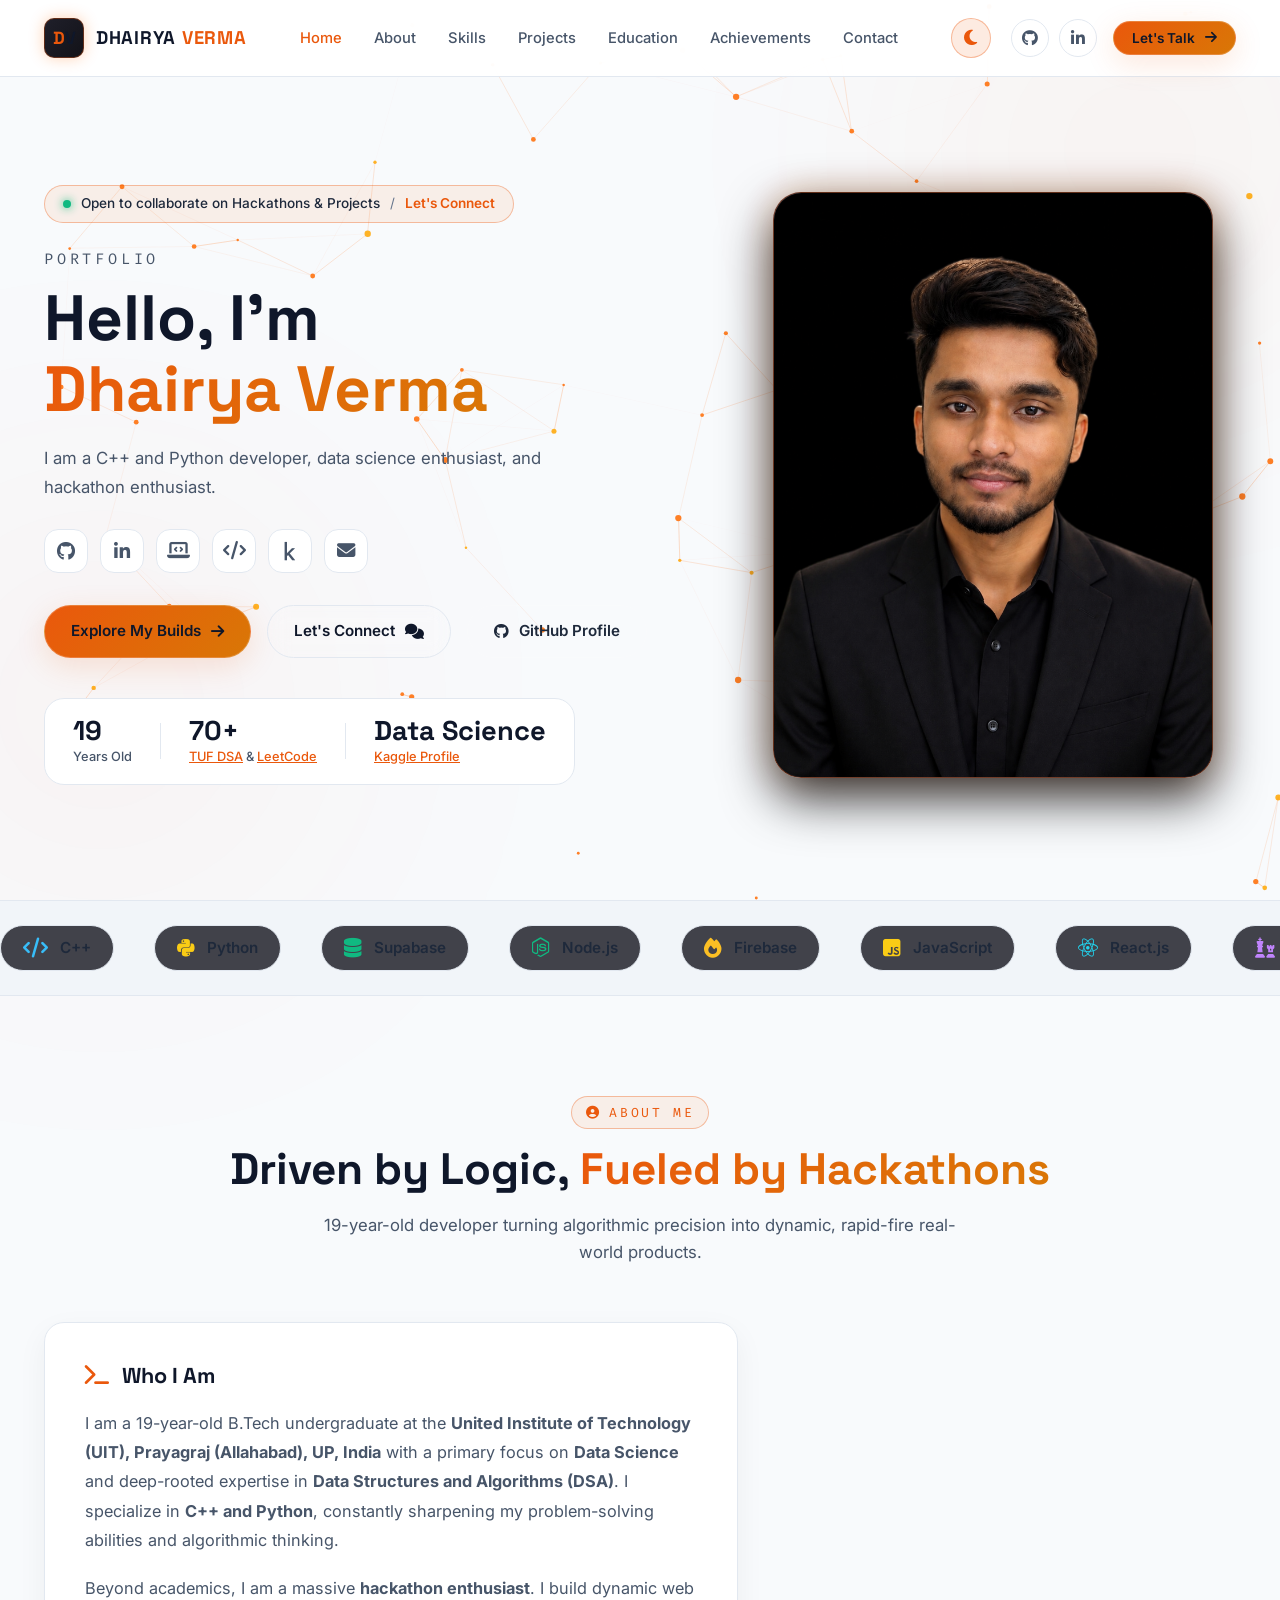
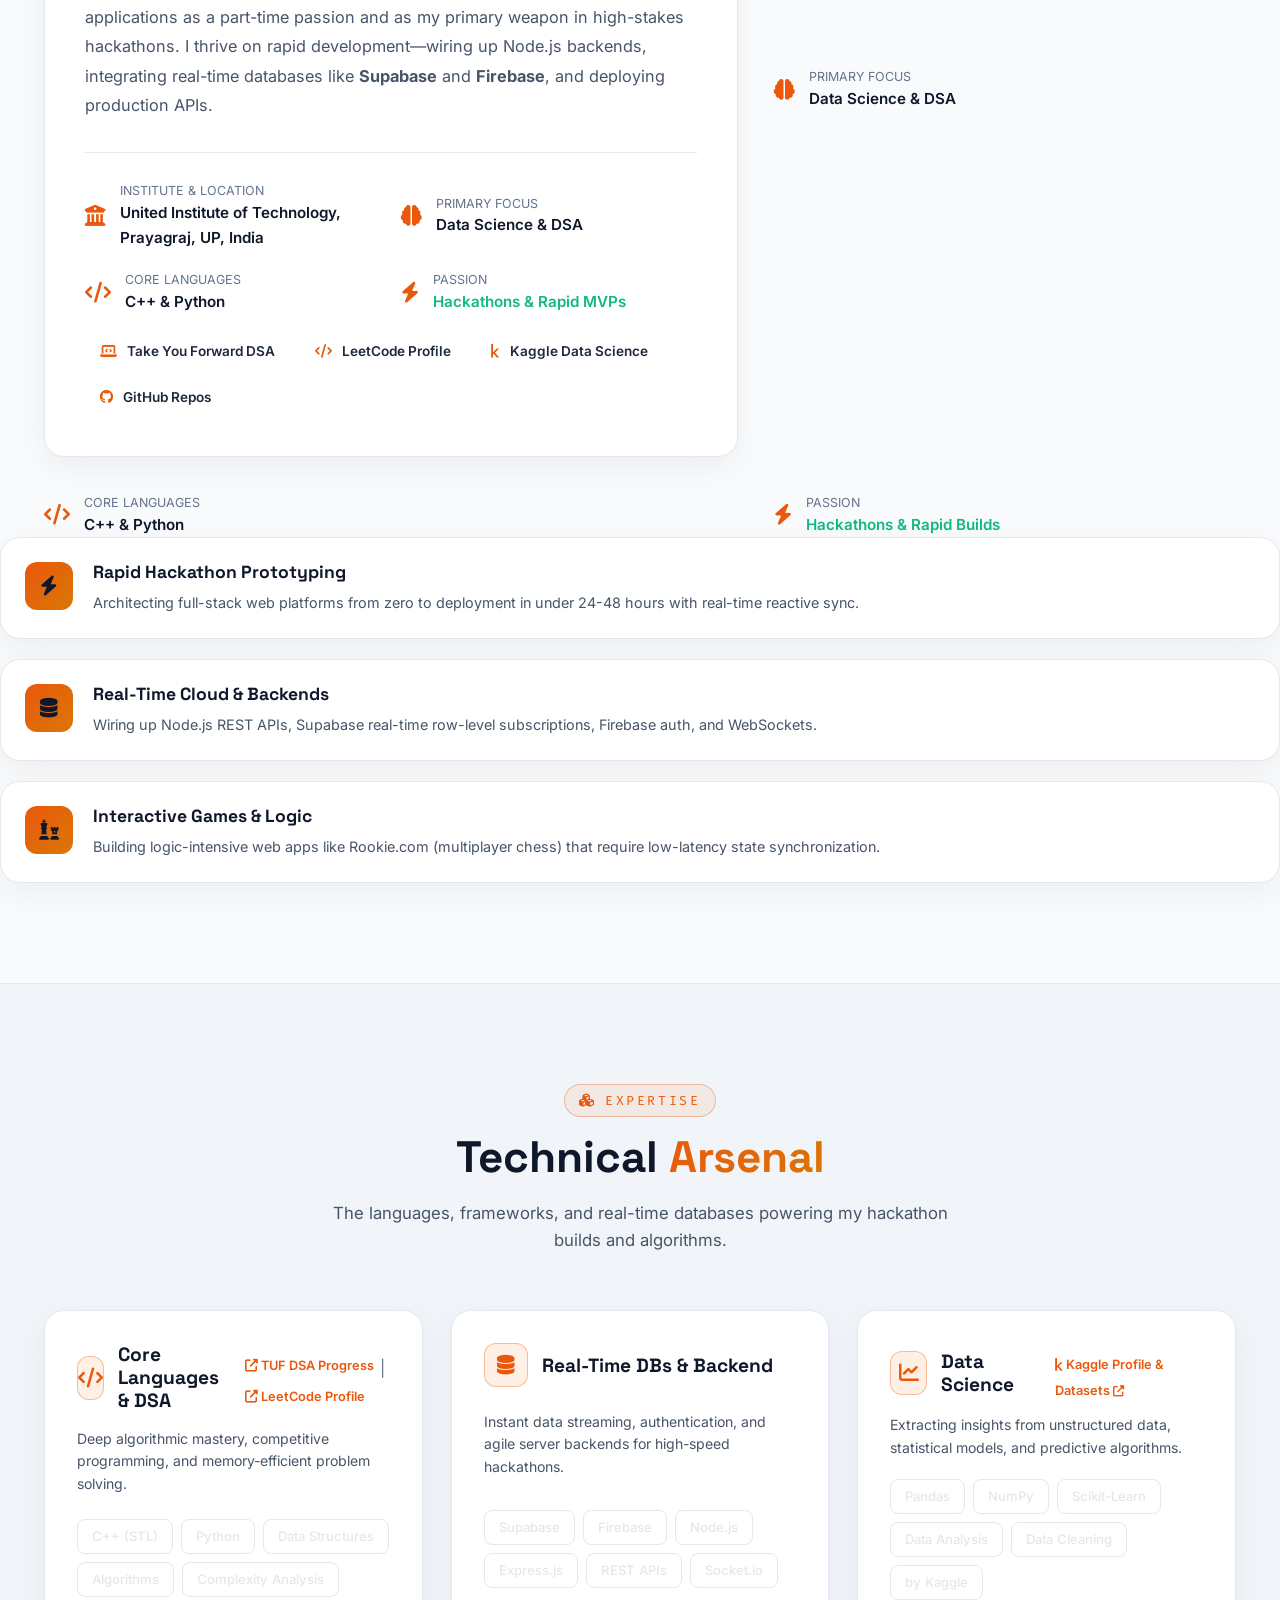
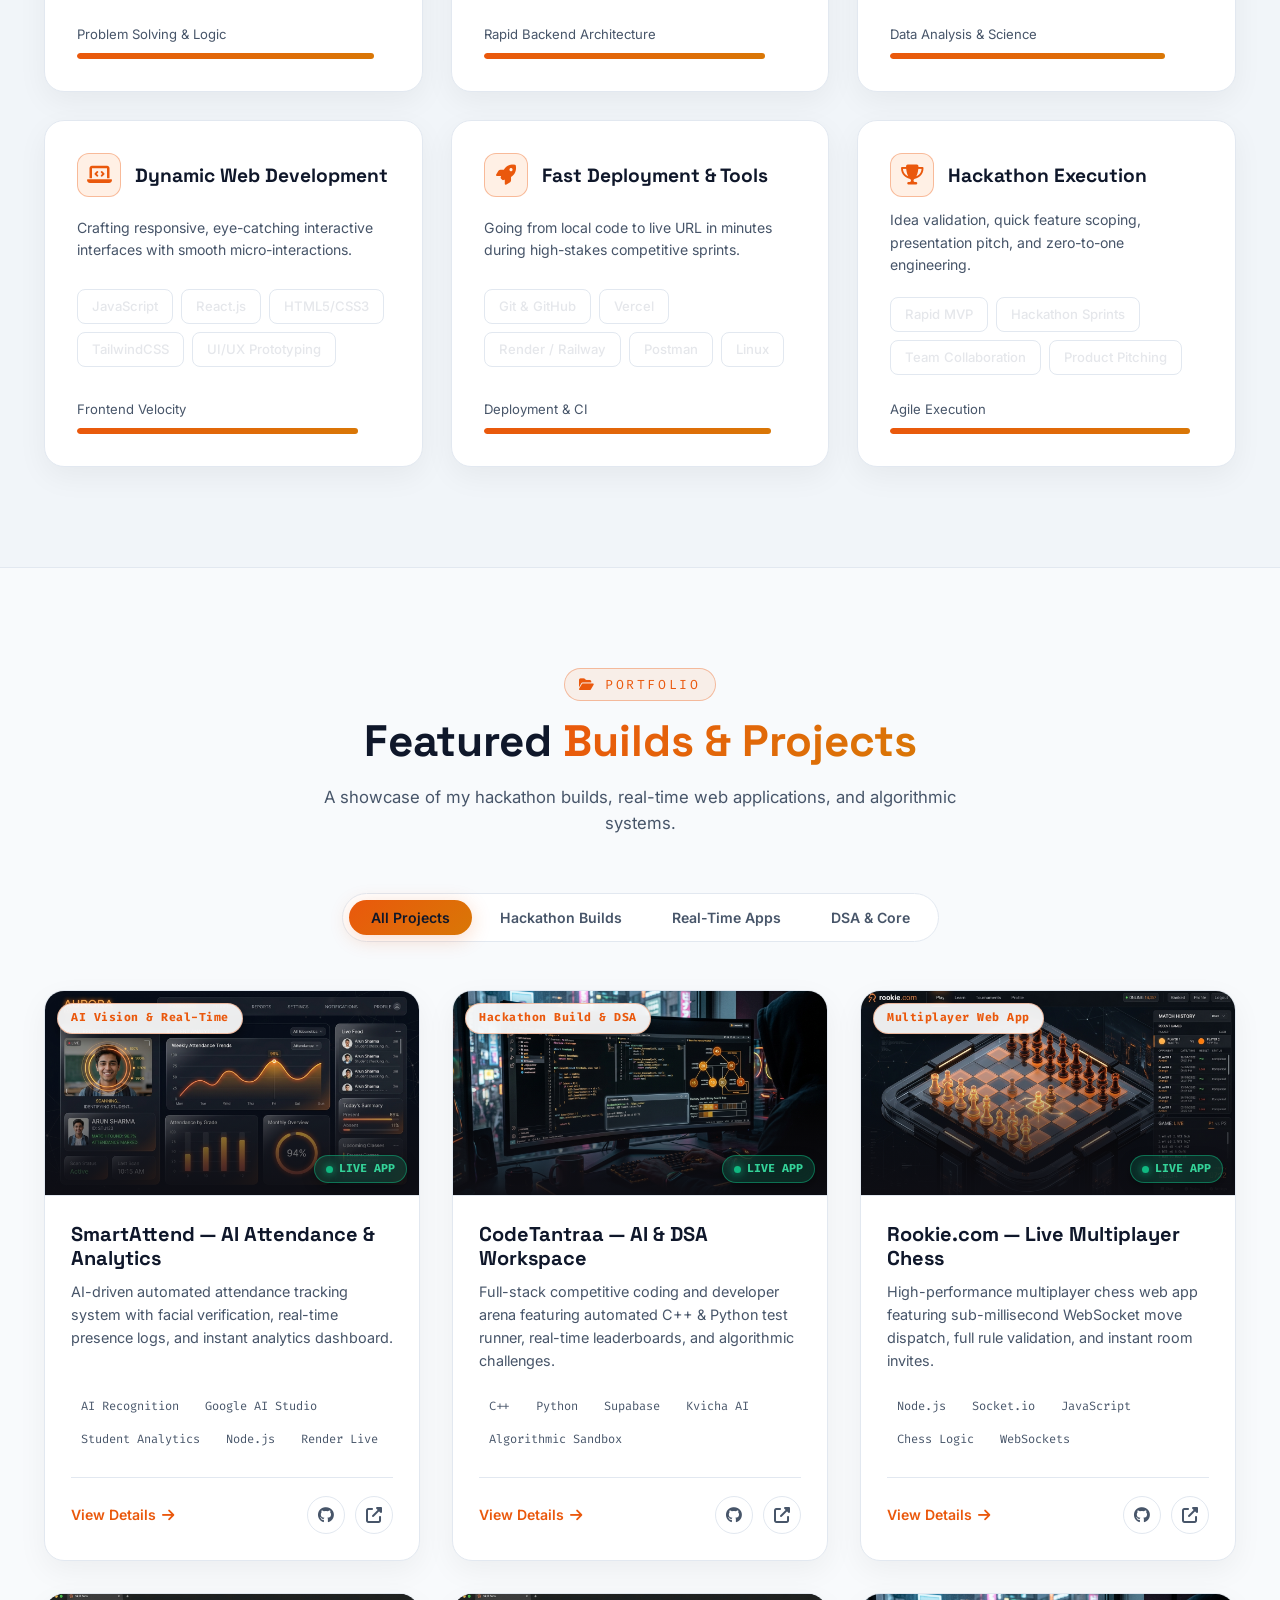
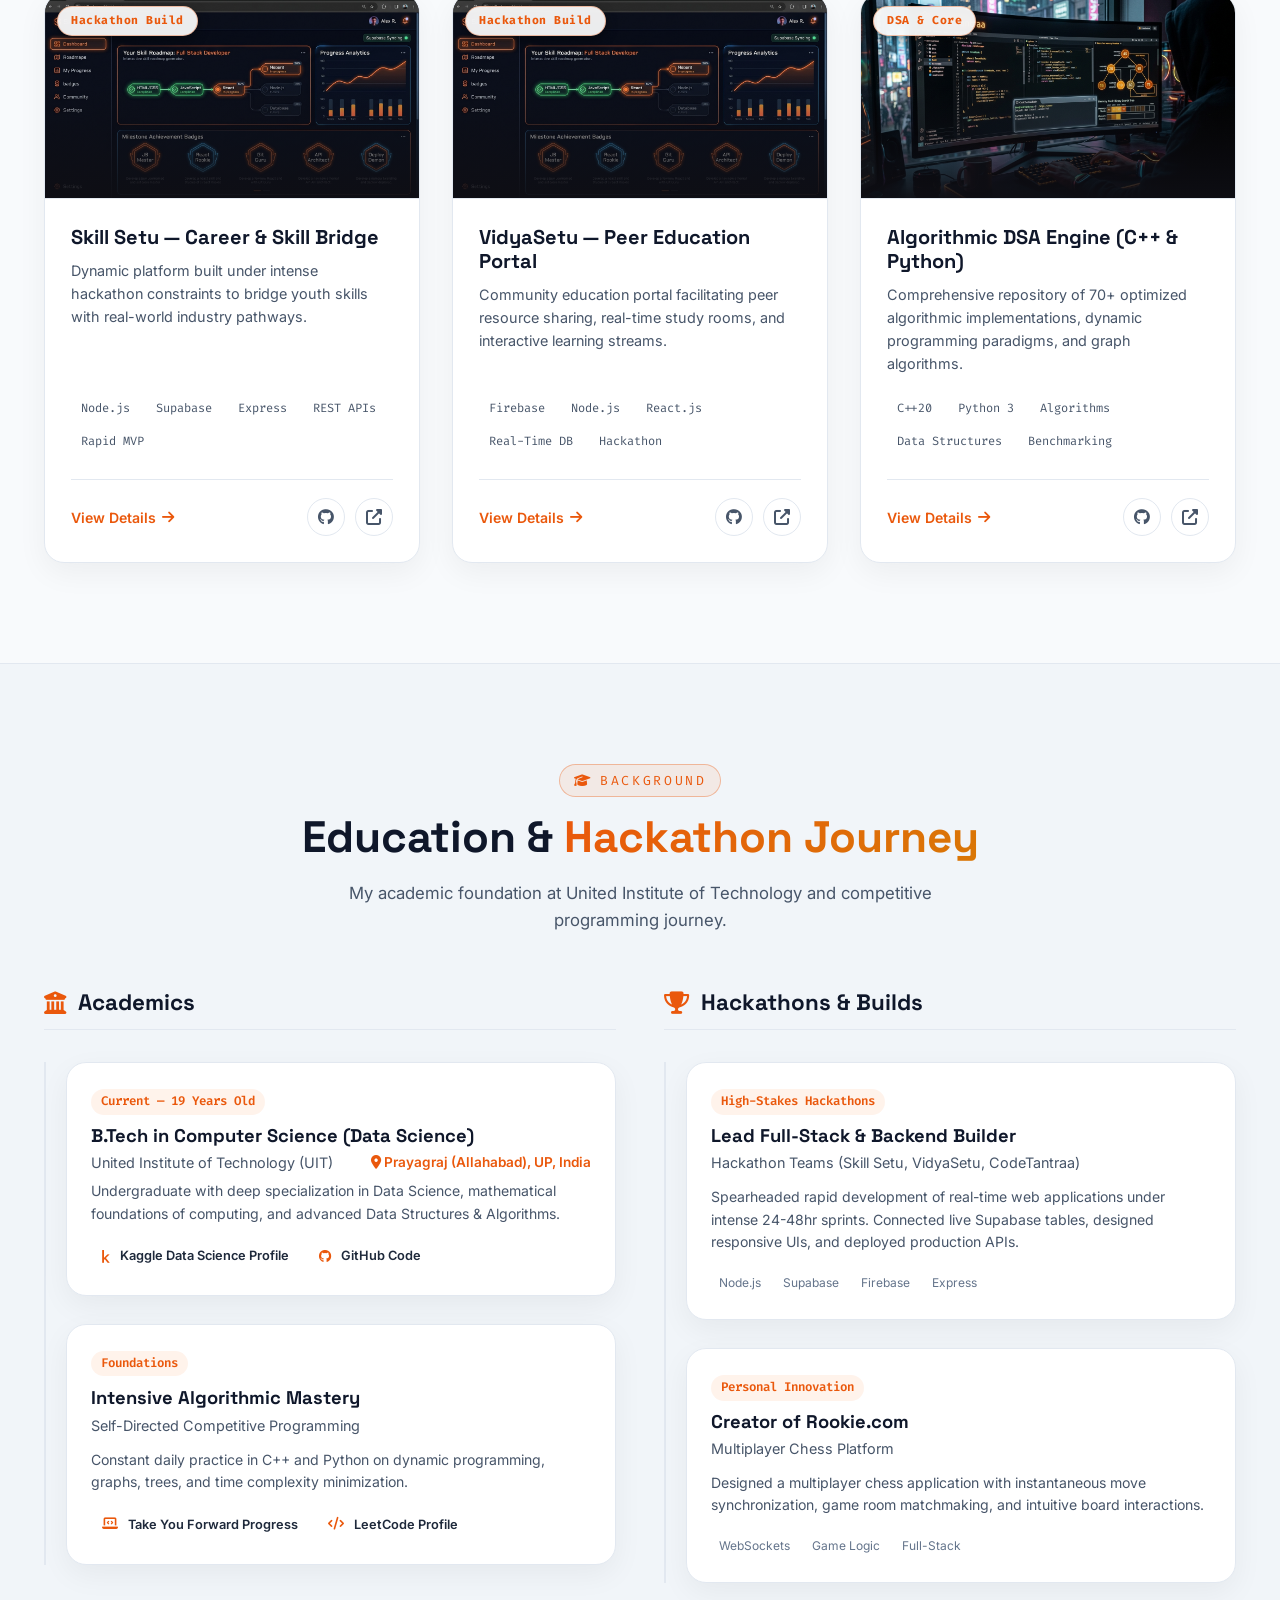
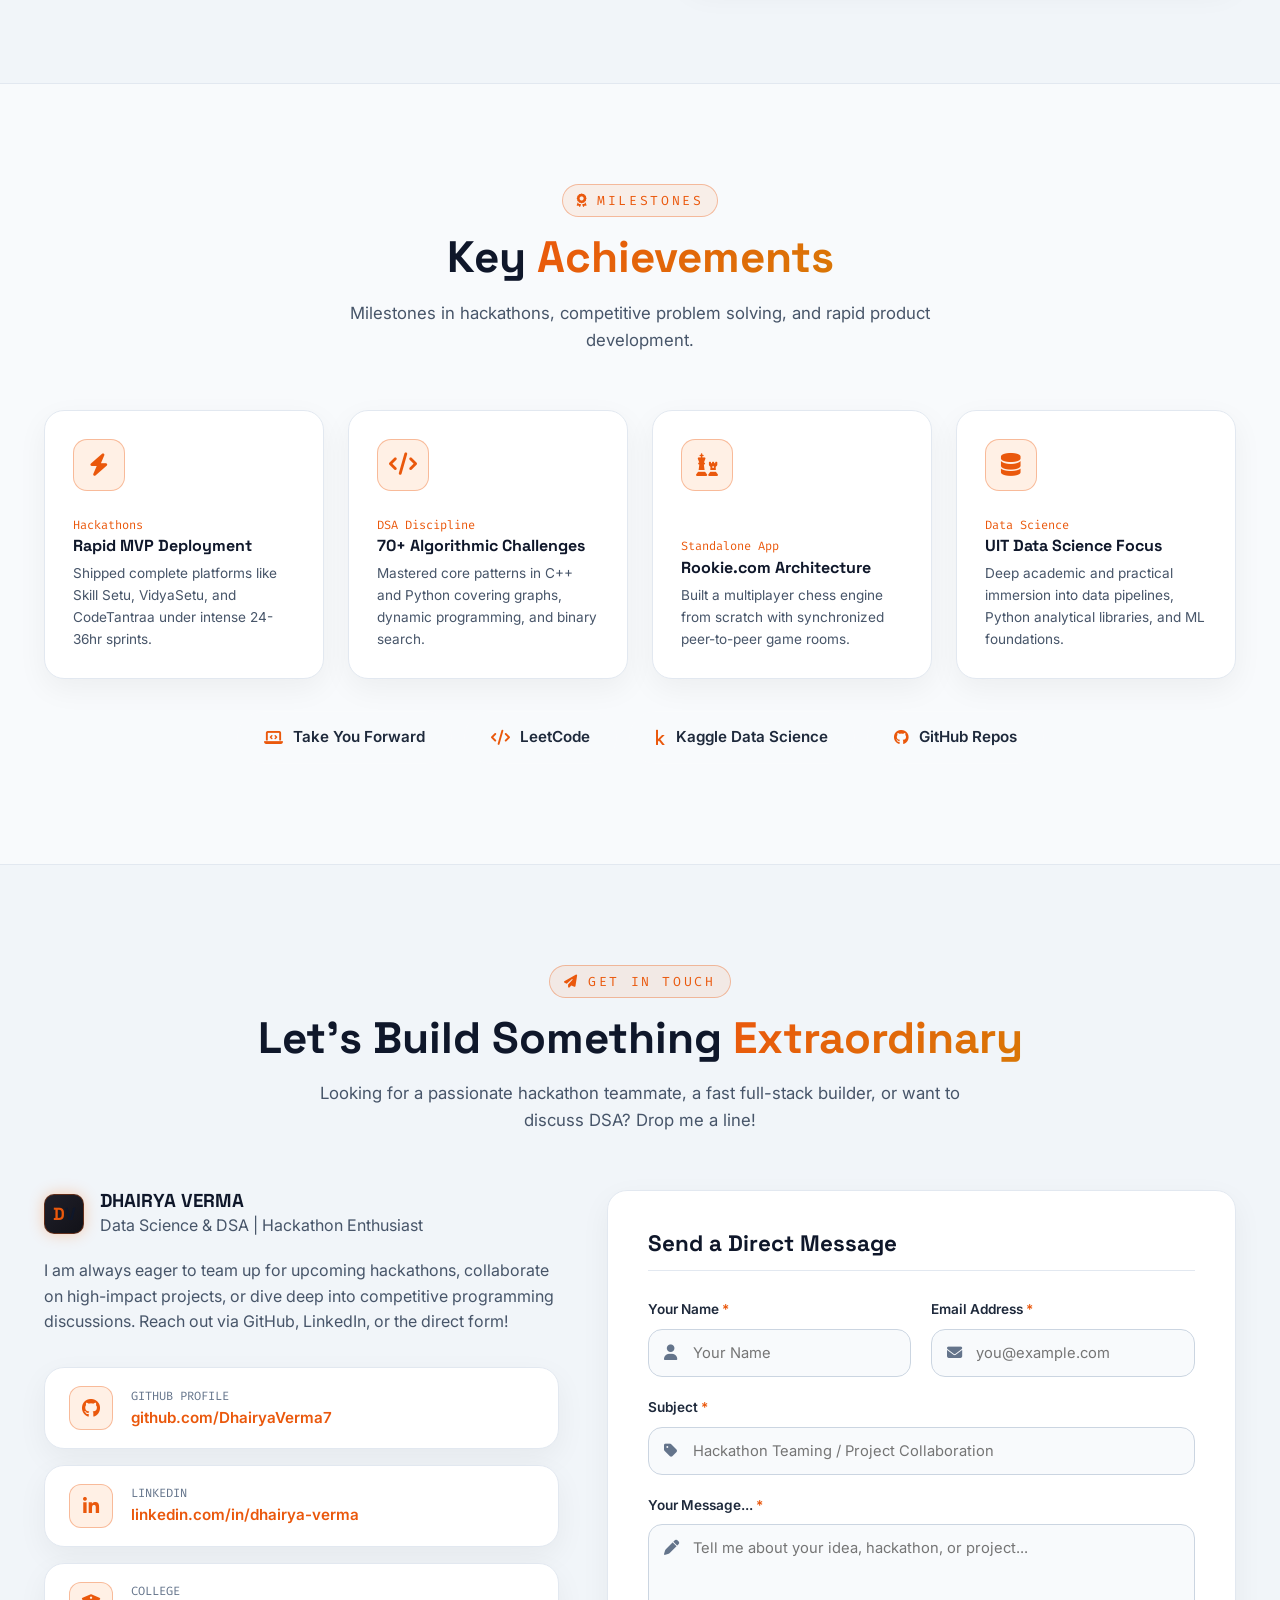
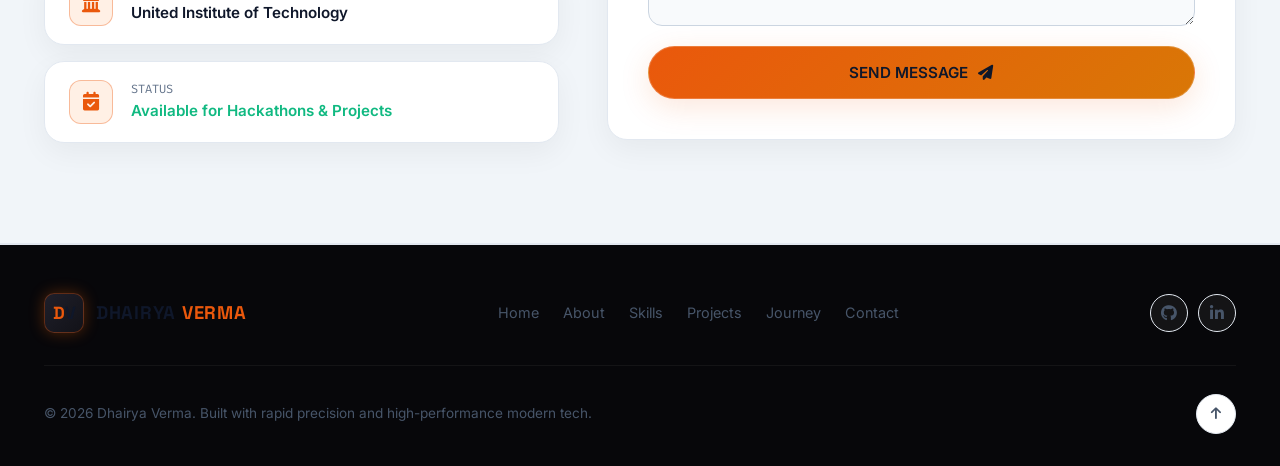
<file: portfolio2-light.html>
<!DOCTYPE html>
<html lang="en" class="scroll-smooth" data-theme="light">
<head>
  <meta charset="UTF-8" />
  <meta name="viewport" content="width=device-width, initial-scale=1.0" />
  <title>Dhairya Verma | Data Science & DSA Specialist | Hackathon Enthusiast</title>
  <meta name="description" content="Portfolio of Dhairya Verma - 19-year-old B.Tech CS (Data Science) undergraduate at United Institute of Technology, C++ & Python Specialist, and Hackathon Builder." />

  <!-- Google Fonts: Space Grotesk, Inter & Fira Code -->
  <link rel="preconnect" href="https://fonts.googleapis.com">
  <link rel="preconnect" href="https://fonts.gstatic.com" crossorigin>
  <link href="https://fonts.googleapis.com/css2?family=Inter:wght@300;400;500;600;700&family=Space+Grotesk:wght@400;500;600;700;800&family=Fira+Code:wght@400;500&display=swap" rel="stylesheet">

  <!-- Font Awesome Icons CDN -->
  <link rel="stylesheet" href="https://cdnjs.cloudflare.com/ajax/libs/font-awesome/6.5.1/css/all.min.css" />

  <style>
/* ===================================================================
   DHAIRYA VERMA - LUXURY DARK & NEON ORANGE PORTFOLIO THEME
   =================================================================== */

/* ===================================================================
   LIGHT THEME OVERRIDES (WHITE & AMBER-ORANGE)
   =================================================================== */
[data-theme="light"] {
  --bg-primary: #f8fafc;
  --bg-secondary: #f1f5f9;
  --bg-card: rgba(255, 255, 255, 0.88);
  --bg-card-hover: rgba(255, 255, 255, 0.98);
  --bg-glass-nav: rgba(255, 255, 255, 0.92);
  --accent-orange: #ea580c;
  --accent-orange-glow: rgba(234, 88, 12, 0.25);
  --accent-orange-light: #f97316;
  --accent-amber: #d97706;
  --accent-amber-dark: #c2410c;
  --gradient-orange: linear-gradient(135deg, #ea580c 0%, #d97706 100%);
  --text-main: #1e293b;
  --text-muted: #475569;
  --text-dim: #64748b;
  --text-white: #0f172a;
  --border-subtle: rgba(0, 0, 0, 0.1);
  --border-orange: rgba(234, 88, 12, 0.35);
  --shadow-sm: 0 4px 14px rgba(0, 0, 0, 0.06);
  --shadow-orange: 0 8px 30px rgba(234, 88, 12, 0.18);
  --shadow-orange-lg: 0 12px 40px rgba(234, 88, 12, 0.25);
}

[data-theme="light"] body {
  background-color: var(--bg-primary);
  color: var(--text-main);
}

[data-theme="light"] ::-webkit-scrollbar-track {
  background: #f1f5f9;
}

[data-theme="light"] ::-webkit-scrollbar-thumb {
  background: #cbd5e1;
}

[data-theme="light"] .hero-tag-pill {
  background: rgba(234, 88, 12, 0.08);
  border-color: rgba(234, 88, 12, 0.25);
  color: #c2410c;
}

[data-theme="light"] .glass-card {
  background: rgba(255, 255, 255, 0.88);
  border-color: rgba(0, 0, 0, 0.08);
  box-shadow: 0 10px 30px rgba(0, 0, 0, 0.06);
}

[data-theme="light"] .theme-toggle-btn {
  background: rgba(234, 88, 12, 0.1);
  border: 1px solid var(--border-orange);
  color: var(--accent-orange);
}

:root {
  --bg-primary: #0a0a0e;
  --bg-secondary: #101017;
  --bg-card: rgba(18, 18, 25, 0.75);
  --bg-card-hover: rgba(26, 26, 36, 0.9);
  --bg-glass-nav: rgba(10, 10, 14, 0.85);
  --accent-orange: #ff6a00;
  --accent-orange-glow: rgba(255, 106, 0, 0.4);
  --accent-orange-light: #ff8533;
  --accent-amber: #ffa600;
  --accent-amber-dark: #e65100;
  --gradient-orange: linear-gradient(135deg, #ff7a00 0%, #ff4500 100%);
  --text-main: #f3f4f6;
  --text-muted: #9ca3af;
  --text-dim: #6b7280;
  --text-white: #ffffff;
  --border-subtle: rgba(255, 255, 255, 0.08);
  --border-orange: rgba(255, 106, 0, 0.3);
  --font-sans: 'Inter', system-ui, -apple-system, sans-serif;
  --font-heading: 'Space Grotesk', var(--font-sans);
  --font-mono: 'Fira Code', monospace;
  --shadow-sm: 0 4px 12px rgba(0, 0, 0, 0.4);
  --shadow-orange: 0 8px 30px rgba(255, 106, 0, 0.25);
  --shadow-orange-lg: 0 12px 40px rgba(255, 106, 0, 0.4);
  --radius-sm: 8px;
  --radius-md: 14px;
  --radius-lg: 20px;
  --radius-xl: 28px;
  --radius-full: 9999px;
  --transition-fast: 0.2s ease;
  --transition-normal: 0.35s ease;
}

*, *::before, *::after {
  box-sizing: border-box;
  margin: 0;
  padding: 0;
}

html {
  scroll-behavior: smooth;
  scroll-padding-top: 85px;
}

body {
  font-family: var(--font-sans);
  background-color: var(--bg-primary);
  color: var(--text-main);
  line-height: 1.6;
  overflow-x: hidden;
  position: relative;
  min-height: 100vh;
}

::-webkit-scrollbar { width: 8px; }
::-webkit-scrollbar-track { background: var(--bg-primary); }
::-webkit-scrollbar-thumb { background: #272732; border-radius: var(--radius-full); }
::-webkit-scrollbar-thumb:hover { background: var(--accent-orange); }

h1, h2, h3, h4, h5, h6 {
  font-family: var(--font-heading);
  color: var(--text-white);
  font-weight: 700;
  line-height: 1.2;
}

a { color: inherit; text-decoration: none; transition: all var(--transition-fast); }
button { cursor: pointer; border: none; background: none; font-family: inherit; }

.container {
  width: 100%;
  max-width: 1240px;
  margin-left: auto;
  margin-right: auto;
  padding-left: 24px;
  padding-right: 24px;
}

.section-padding {
  padding-top: 100px;
  padding-bottom: 100px;
  position: relative;
  z-index: 2;
}

.bg-dark-secondary {
  background-color: var(--bg-secondary);
  border-top: 1px solid var(--border-subtle);
  border-bottom: 1px solid var(--border-subtle);
}

.text-orange { color: var(--accent-orange) !important; }
.text-gradient {
  background: var(--gradient-orange);
  -webkit-background-clip: text;
  -webkit-text-fill-color: transparent;
  display: inline-block;
}
.text-muted { color: var(--text-muted); }
.text-green { color: #10b981 !important; }
.font-mono { font-family: var(--font-mono); }
.text-center { text-align: center; }

/* Plexus Canvas */
#plexus-canvas {
  position: fixed;
  top: 0;
  left: 0;
  width: 100vw;
  height: 100vh;
  z-index: 1;
  pointer-events: auto;
  opacity: 0.85;
}

.ambient-glow {
  position: fixed;
  border-radius: 50%;
  filter: blur(140px);
  pointer-events: none;
  z-index: 0;
  opacity: 0.35;
}
.glow-1 { width: 500px; height: 500px; top: -100px; right: -100px; background: radial-gradient(circle, rgba(255, 106, 0, 0.4) 0%, transparent 70%); }
.glow-2 { width: 600px; height: 600px; top: 45%; left: -200px; background: radial-gradient(circle, rgba(255, 69, 0, 0.25) 0%, transparent 70%); }

/* Glass Card */
.glass-card {
  background: var(--bg-card);
  backdrop-filter: blur(16px);
  -webkit-backdrop-filter: blur(16px);
  border: 1px solid var(--border-subtle);
  border-radius: var(--radius-lg);
  box-shadow: var(--shadow-sm);
  transition: all var(--transition-normal);
  position: relative;
  overflow: hidden;
}
.glass-card:hover {
  background: var(--bg-card-hover);
  border-color: var(--border-orange);
  box-shadow: var(--shadow-orange);
  transform: translateY(-4px);
}

/* Buttons */
.btn {
  display: inline-flex;
  align-items: center;
  justify-content: center;
  gap: 10px;
  padding: 13px 26px;
  font-size: 0.95rem;
  font-weight: 600;
  border-radius: var(--radius-full);
  transition: all var(--transition-normal);
}
.btn-primary {
  background: var(--gradient-orange);
  color: var(--text-white);
  box-shadow: var(--shadow-orange);
  border: 1px solid rgba(255, 255, 255, 0.2);
}
.btn-primary:hover {
  transform: translateY(-2px);
  box-shadow: var(--shadow-orange-lg);
  filter: brightness(1.1);
}
.btn-secondary {
  background: rgba(255, 255, 255, 0.06);
  color: var(--text-white);
  border: 1px solid var(--border-subtle);
  backdrop-filter: blur(10px);
}
.btn-secondary:hover {
  background: rgba(255, 106, 0, 0.12);
  border-color: var(--border-orange);
  color: var(--accent-orange);
  transform: translateY(-2px);
}
.btn-outline {
  background: transparent;
  color: var(--text-main);
  border: 1px solid rgba(255, 255, 255, 0.18);
}
.btn-outline:hover {
  border-color: var(--accent-orange);
  color: var(--accent-orange);
  background: rgba(255, 106, 0, 0.08);
}
.btn-sm { padding: 8px 18px; font-size: 0.85rem; }
.w-full { width: 100%; }

/* Navigation */
.header-nav {
  position: fixed;
  top: 0;
  left: 0;
  width: 100%;
  z-index: 1000;
  background: var(--bg-glass-nav);
  backdrop-filter: blur(20px);
  -webkit-backdrop-filter: blur(20px);
  border-bottom: 1px solid var(--border-subtle);
  transition: all var(--transition-normal);
  padding: 18px 0;
}
.header-nav.scrolled {
  padding: 12px 0;
  background: rgba(8, 8, 12, 0.95);
  box-shadow: 0 10px 30px rgba(0, 0, 0, 0.7);
  border-bottom-color: var(--border-orange);
}
.nav-inner {
  display: flex;
  align-items: center;
  justify-content: space-between;
}
.brand-logo { display: flex; align-items: center; gap: 12px; }
.logo-box {
  width: 40px;
  height: 40px;
  background: linear-gradient(135deg, #1f1f2a 0%, #121218 100%);
  border: 1.5px solid var(--border-orange);
  border-radius: 10px;
  display: flex;
  align-items: center;
  justify-content: center;
  font-family: var(--font-heading);
  font-weight: 800;
  font-size: 1.1rem;
  color: var(--text-white);
  box-shadow: 0 0 15px rgba(255, 106, 0, 0.3);
}
.logo-accent { color: var(--accent-orange); }
.logo-text {
  font-family: var(--font-heading);
  font-weight: 700;
  font-size: 1.15rem;
  letter-spacing: 0.04em;
  color: var(--text-white);
}
.nav-links { display: flex; align-items: center; gap: 32px; list-style: none; }
.nav-link {
  font-size: 0.92rem;
  font-weight: 500;
  color: var(--text-muted);
  position: relative;
  padding: 4px 0;
}
.nav-link:hover, .nav-link.active { color: var(--accent-orange); }
.nav-actions { display: flex; align-items: center; gap: 16px; }
.social-pills { display: flex; align-items: center; gap: 10px; }
.social-icon-btn {
  width: 38px;
  height: 38px;
  border-radius: 50%;
  background: rgba(255, 255, 255, 0.05);
  border: 1px solid var(--border-subtle);
  display: flex;
  align-items: center;
  justify-content: center;
  color: var(--text-muted);
  font-size: 1rem;
  transition: all var(--transition-fast);
}
.social-icon-btn:hover {
  background: var(--accent-orange);
  color: var(--text-white);
  border-color: var(--accent-orange);
  transform: translateY(-2px);
  box-shadow: 0 4px 15px var(--accent-orange-glow);
}
.mobile-toggle { display: none; font-size: 1.3rem; color: var(--text-main); padding: 6px; }
.mobile-drawer {
  display: none;
  position: fixed;
  top: 75px;
  left: 0;
  width: 100%;
  background: rgba(12, 12, 16, 0.98);
  backdrop-filter: blur(20px);
  border-bottom: 1px solid var(--border-orange);
  padding: 24px;
  flex-direction: column;
  gap: 20px;
  z-index: 999;
}
.mobile-drawer.open { display: flex; }
.mobile-nav-links { list-style: none; display: flex; flex-direction: column; gap: 16px; }
.mobile-nav-link { font-size: 1.05rem; font-weight: 600; color: var(--text-main); }
.mobile-nav-link:hover { color: var(--accent-orange); }

/* Hero Section */
.hero-section {
  min-height: 100vh;
  display: flex;
  flex-direction: column;
  justify-content: center;
  padding-top: 130px;
  padding-bottom: 60px;
  position: relative;
  z-index: 2;
}
.hero-grid {
  display: grid;
  grid-template-columns: 1.15fr 0.85fr;
  gap: 48px;
  align-items: center;
}
.status-pill {
  display: inline-flex;
  align-items: center;
  gap: 10px;
  padding: 7px 18px;
  background: rgba(255, 106, 0, 0.08);
  border: 1px solid var(--border-orange);
  border-radius: var(--radius-full);
  font-size: 0.85rem;
  margin-bottom: 24px;
}
.status-dot {
  width: 8px;
  height: 8px;
  background-color: #10b981;
  border-radius: 50%;
  box-shadow: 0 0 10px #10b981;
}
.status-text { color: var(--text-main); font-weight: 500; }
.status-sep { color: var(--text-dim); }
.status-sub { color: var(--accent-orange); font-weight: 600; }
.hero-subtitle {
  font-family: var(--font-mono);
  font-size: 0.95rem;
  letter-spacing: 0.25em;
  color: var(--accent-orange);
  margin-bottom: 12px;
}
.hero-title {
  font-size: clamp(2.5rem, 5vw, 4rem);
  font-weight: 800;
  line-height: 1.1;
  margin-bottom: 20px;
}
.typing-container {
  display: flex;
  align-items: center;
  font-size: clamp(1.15rem, 2.5vw, 1.6rem);
  font-family: var(--font-mono);
  color: var(--text-muted);
  margin-bottom: 20px;
}
.typed-text { color: var(--accent-amber); font-weight: 600; }
.typing-cursor { color: var(--accent-orange); font-weight: 700; animation: blink 0.8s infinite; }
@keyframes blink { 0%, 100% { opacity: 1; } 50% { opacity: 0; } }
.hero-desc {
  font-size: 1.05rem;
  color: var(--text-muted);
  max-width: 580px;
  line-height: 1.7;
  margin-bottom: 28px;
}
.social-row { display: flex; gap: 12px; margin-bottom: 32px; }
.social-card-btn {
  width: 44px;
  height: 44px;
  background: var(--bg-card);
  border: 1px solid var(--border-subtle);
  border-radius: var(--radius-md);
  display: flex;
  align-items: center;
  justify-content: center;
  color: var(--text-muted);
  font-size: 1.15rem;
  transition: all var(--transition-normal);
}
.social-card-btn:hover {
  background: var(--accent-orange);
  color: var(--text-white);
  border-color: var(--accent-orange);
  transform: translateY(-3px);
  box-shadow: 0 6px 20px var(--accent-orange-glow);
}
.hero-buttons { display: flex; flex-wrap: wrap; gap: 16px; margin-bottom: 40px; }
.stats-glass-card {
  display: inline-flex;
  align-items: center;
  gap: 28px;
  padding: 16px 28px;
  background: var(--bg-card);
  backdrop-filter: blur(14px);
  border: 1px solid var(--border-subtle);
  border-radius: var(--radius-lg);
}
.stat-number { font-size: 1.7rem; font-weight: 800; color: var(--accent-orange); }
.stat-label { font-size: 0.8rem; color: var(--text-muted); font-weight: 500; }
.stat-divider { width: 1px; height: 36px; background: var(--border-subtle); }

/* Avatar Card */
.hero-visual { display: flex; justify-content: center; align-items: center; position: relative; }
.avatar-card-container { position: relative; width: 100%; max-width: 440px; }
.avatar-wrapper {
  position: relative;
  width: 100%;
  height: auto;
  aspect-ratio: 3 / 4;
  background: linear-gradient(180deg, rgba(26, 26, 36, 0.9) 0%, rgba(14, 14, 20, 0.95) 100%);
  border: 1.5px solid var(--border-orange);
  border-radius: var(--radius-xl);
  display: flex;
  flex-direction: column;
  align-items: center;
  justify-content: center;
  box-shadow: 0 20px 50px rgba(0, 0, 0, 0.8), 0 0 35px rgba(255, 106, 0, 0.25);
  padding: 0;
  overflow: hidden;
  text-align: center;
  transition: all var(--transition-normal);
}
.avatar-wrapper:hover {
  border-color: var(--accent-orange);
  box-shadow: 0 25px 60px rgba(0, 0, 0, 0.9), 0 0 45px rgba(255, 106, 0, 0.4);
}
.avatar-img-container {
  position: relative;
  width: 100%;
  height: 100%;
  overflow: hidden;
  border-radius: var(--radius-xl);
}
.avatar-photo {
  width: 100%;
  height: 100%;
  object-fit: cover;
  object-position: center;
  transition: transform 0.6s cubic-bezier(0.16, 1, 0.3, 1);
}
.avatar-wrapper:hover .avatar-photo {
  transform: scale(1.04);
}
.avatar-overlay-gradient {
  position: absolute;
  bottom: 0;
  left: 0;
  width: 100%;
  height: 50%;
  background: linear-gradient(to top, rgba(10, 10, 14, 0.96) 0%, rgba(10, 10, 14, 0.6) 55%, transparent 100%);
  pointer-events: none;
}
.avatar-caption {
  position: relative;
  z-index: 5;
  padding: 22px 20px;
  width: 100%;
}
.avatar-name {
  font-size: 1.45rem;
  font-weight: 800;
  color: var(--text-white);
  margin-bottom: 4px;
  text-shadow: 0 2px 10px rgba(0, 0, 0, 0.8);
}
.avatar-sub {
  color: var(--accent-orange-light);
  font-size: 0.88rem;
  font-family: var(--font-mono);
  font-weight: 600;
  letter-spacing: 0.02em;
}
.floating-badge {
  position: absolute;
  background: var(--bg-card);
  backdrop-filter: blur(16px);
  border: 1px solid var(--border-orange);
  border-radius: var(--radius-md);
  padding: 12px 18px;
  display: flex;
  align-items: center;
  gap: 12px;
  box-shadow: 0 10px 30px rgba(0, 0, 0, 0.7);
  z-index: 10;
}
.badge-top-right { top: 20px; right: -25px; }
.badge-bottom-left { bottom: 25px; left: -25px; }

/* Marquee */
.marquee-section {
  background: var(--bg-secondary);
  border-top: 1px solid var(--border-subtle);
  border-bottom: 1px solid var(--border-subtle);
  padding: 24px 0;
  overflow: hidden;
  position: relative;
  z-index: 2;
}
.marquee-wrapper { display: flex; overflow: hidden; user-select: none; }
.marquee-track {
  display: flex;
  gap: 40px;
  animation: scroll-marquee 30s linear infinite;
  white-space: nowrap;
}
@keyframes scroll-marquee {
  0% { transform: translateX(0); }
  100% { transform: translateX(-50%); }
}
.marquee-item {
  display: flex;
  align-items: center;
  gap: 12px;
  padding: 10px 22px;
  background: rgba(22, 22, 30, 0.8);
  border: 1px solid var(--border-subtle);
  border-radius: var(--radius-full);
  font-size: 0.95rem;
  font-weight: 600;
  color: var(--text-main);
}
.marquee-item i { font-size: 1.25rem; }
.text-yellow { color: #facc15; }
.text-blue { color: #38bdf8; }
.text-amber { color: #fbbf24; }
.text-cyan { color: #22d3ee; }
.text-green { color: #4ade80; }
.text-purple { color: #c084fc; }
.text-teal { color: #2dd4bf; }

/* Section Header */
.section-header { margin-bottom: 56px; }
.section-tag {
  display: inline-flex;
  align-items: center;
  gap: 8px;
  font-family: var(--font-mono);
  font-size: 0.82rem;
  letter-spacing: 0.2em;
  color: var(--accent-orange);
  background: rgba(255, 106, 0, 0.08);
  border: 1px solid var(--border-orange);
  padding: 5px 14px;
  border-radius: var(--radius-full);
  text-transform: uppercase;
  margin-bottom: 14px;
}
.section-title { font-size: clamp(2rem, 3.5vw, 2.75rem); font-weight: 800; margin-bottom: 16px; }
.section-desc { font-size: 1.05rem; color: var(--text-muted); max-width: 650px; margin: 0 auto; }

/* About Grid */
.about-grid { display: grid; grid-template-columns: 1.2fr 0.8fr; gap: 36px; }
.about-card { padding: 40px; }
.about-subtitle { font-size: 1.35rem; margin-bottom: 20px; }
.mr-2 { margin-right: 8px; }
.about-text { color: var(--text-muted); font-size: 1.02rem; line-height: 1.8; margin-bottom: 18px; }
.about-highlights-grid {
  display: grid;
  grid-template-columns: 1fr 1fr;
  gap: 20px;
  margin-top: 32px;
  padding-top: 28px;
  border-top: 1px solid var(--border-subtle);
}
.highlight-item { display: flex; align-items: center; gap: 14px; }
.highlight-label { display: block; font-size: 0.78rem; color: var(--text-dim); text-transform: uppercase; }
.highlight-val { display: block; font-size: 0.95rem; font-weight: 600; color: var(--text-white); }
.about-pillars { display: flex; flex-direction: column; gap: 20px; }
.pillar-card { padding: 24px; display: flex; gap: 20px; align-items: flex-start; }
.pillar-icon {
  width: 48px;
  height: 48px;
  border-radius: 12px;
  background: var(--gradient-orange);
  color: var(--text-white);
  display: flex;
  align-items: center;
  justify-content: center;
  font-size: 1.25rem;
  flex-shrink: 0;
}
.pillar-info h4 { font-size: 1.1rem; margin-bottom: 8px; }
.pillar-info p { font-size: 0.9rem; color: var(--text-muted); }

/* Skills Grid */
.skills-grid { display: grid; grid-template-columns: repeat(3, 1fr); gap: 28px; }
.skill-category-card { padding: 32px; display: flex; flex-direction: column; justify-content: space-between; }
.category-header { display: flex; align-items: center; gap: 14px; margin-bottom: 12px; }
.category-icon-wrap {
  width: 44px;
  height: 44px;
  border-radius: 12px;
  background: rgba(255, 106, 0, 0.1);
  border: 1px solid var(--border-orange);
  display: flex;
  align-items: center;
  justify-content: center;
  font-size: 1.25rem;
}
.category-title { font-size: 1.2rem; font-weight: 700; }
.category-desc { font-size: 0.88rem; color: var(--text-muted); margin-bottom: 20px; }
.tags-container { display: flex; flex-wrap: wrap; gap: 8px; }
.skill-badge {
  padding: 6px 14px;
  background: rgba(255, 255, 255, 0.04);
  border: 1px solid var(--border-subtle);
  border-radius: var(--radius-sm);
  font-size: 0.82rem;
  font-weight: 500;
  color: #e5e7eb;
}
.skill-badge:hover { background: rgba(255, 106, 0, 0.15); border-color: var(--accent-orange); color: var(--accent-orange); }
.skill-meter { margin-top: 24px; }
.meter-label { display: flex; justify-content: space-between; font-size: 0.82rem; margin-bottom: 8px; color: var(--text-muted); }
.meter-bar { width: 100%; height: 6px; background: rgba(255, 255, 255, 0.06); border-radius: var(--radius-full); overflow: hidden; }
.meter-fill { height: 100%; background: var(--gradient-orange); border-radius: var(--radius-full); }

/* Projects */
.filter-tabs-wrapper { display: flex; justify-content: center; margin-bottom: 48px; }
.filter-tabs {
  display: inline-flex;
  padding: 6px;
  background: var(--bg-card);
  border: 1px solid var(--border-subtle);
  border-radius: var(--radius-full);
  gap: 6px;
}
.filter-btn {
  padding: 9px 22px;
  border-radius: var(--radius-full);
  font-size: 0.88rem;
  font-weight: 600;
  color: var(--text-muted);
  transition: all var(--transition-fast);
}
.filter-btn.active {
  background: var(--gradient-orange);
  color: var(--text-white);
  box-shadow: 0 4px 20px var(--accent-orange-glow);
}
.projects-grid { display: grid; grid-template-columns: repeat(3, 1fr); gap: 32px; }
.project-card {
  display: flex;
  flex-direction: column;
  height: 100%;
  transition: transform var(--transition-normal), box-shadow var(--transition-normal), border-color var(--transition-normal);
}
.project-card:hover {
  transform: translateY(-8px);
  border-color: rgba(255, 106, 0, 0.45);
  box-shadow: 0 16px 36px rgba(0, 0, 0, 0.6), 0 0 25px rgba(255, 106, 0, 0.15);
}
.project-thumbnail-wrapper {
  position: relative;
  width: 100%;
  height: 205px;
  overflow: hidden;
  border-bottom: 1px solid var(--border-subtle);
  background: #12121a;
}
.project-card-img {
  width: 100%;
  height: 100%;
  object-fit: cover;
  display: block;
  transition: transform 0.65s cubic-bezier(0.16, 1, 0.3, 1), filter 0.65s ease;
}
.project-card:hover .project-card-img {
  transform: scale(1.08);
  filter: brightness(1.08) contrast(1.05);
}
.project-img-overlay {
  position: absolute;
  bottom: 0;
  left: 0;
  right: 0;
  height: 55%;
  background: linear-gradient(to top, rgba(14, 14, 20, 0.95) 0%, rgba(14, 14, 20, 0.4) 60%, transparent 100%);
  pointer-events: none;
}
.project-badge-top {
  position: absolute;
  top: 12px;
  left: 12px;
  padding: 5px 13px;
  background: var(--bg-glass-nav);
  backdrop-filter: blur(8px);
  border: 1px solid var(--border-orange);
  border-radius: var(--radius-full);
  font-size: 0.72rem;
  font-weight: 700;
  color: var(--accent-orange);
  font-family: var(--font-mono);
  letter-spacing: 0.5px;
  z-index: 2;
  box-shadow: 0 4px 12px rgba(0, 0, 0, 0.4);
}
.live-status-pill {
  position: absolute;
  bottom: 12px;
  right: 12px;
  display: inline-flex;
  align-items: center;
  gap: 6px;
  padding: 4px 11px;
  background: rgba(16, 185, 129, 0.18);
  border: 1px solid rgba(16, 185, 129, 0.5);
  border-radius: var(--radius-full);
  font-size: 0.72rem;
  font-weight: 700;
  font-family: var(--font-mono);
  color: #34d399;
  backdrop-filter: blur(8px);
  text-decoration: none;
  z-index: 2;
  transition: all var(--transition-fast);
  box-shadow: 0 4px 12px rgba(0, 0, 0, 0.35);
}
.live-status-pill:hover {
  background: rgba(16, 185, 129, 0.35);
  border-color: #34d399;
  color: #a7f3d0;
  transform: translateY(-2px);
  box-shadow: 0 6px 16px rgba(16, 185, 129, 0.3);
}
.pulse-dot {
  width: 7px;
  height: 7px;
  border-radius: 50%;
  background: #10b981;
  box-shadow: 0 0 8px #10b981;
  animation: pulse-live 1.8s infinite;
}
@keyframes pulse-live {
  0% { transform: scale(0.95); box-shadow: 0 0 0 0 rgba(16, 185, 129, 0.7); }
  70% { transform: scale(1.1); box-shadow: 0 0 0 6px rgba(16, 185, 129, 0); }
  100% { transform: scale(0.95); box-shadow: 0 0 0 0 rgba(16, 185, 129, 0); }
}
.project-body { padding: 26px; display: flex; flex-direction: column; flex-grow: 1; }
.project-title { font-size: 1.25rem; font-weight: 700; margin-bottom: 10px; }
.project-summary { font-size: 0.9rem; color: var(--text-muted); margin-bottom: 20px; flex-grow: 1; }
.project-tags { display: flex; flex-wrap: wrap; gap: 6px; margin-bottom: 24px; }
.tag-pill {
  padding: 4px 10px;
  background: rgba(255, 255, 255, 0.04);
  border-radius: 4px;
  font-size: 0.75rem;
  font-family: var(--font-mono);
  color: var(--text-muted);
}
.project-links {
  display: flex;
  align-items: center;
  justify-content: space-between;
  padding-top: 18px;
  border-top: 1px solid var(--border-subtle);
}
.project-btn-link {
  display: inline-flex;
  align-items: center;
  gap: 6px;
  font-size: 0.88rem;
  font-weight: 600;
  color: var(--accent-orange);
}

/* Timeline */
.timeline-container { display: grid; grid-template-columns: 1fr 1fr; gap: 48px; }
.timeline-column-title {
  display: flex;
  align-items: center;
  gap: 12px;
  font-size: 1.4rem;
  margin-bottom: 32px;
  padding-bottom: 12px;
  border-bottom: 1px solid var(--border-subtle);
}
.timeline-tree {
  position: relative;
  display: flex;
  flex-direction: column;
  gap: 28px;
  padding-left: 20px;
  border-left: 2px solid var(--border-subtle);
}
.timeline-card { padding: 24px; position: relative; }
.timeline-marker {
  position: absolute;
  left: -29px;
  top: 28px;
  width: 16px;
  height: 16px;
  border-radius: 50%;
  background: var(--bg-primary);
  border: 3px solid var(--accent-orange);
}
.timeline-date {
  display: inline-block;
  font-family: var(--font-mono);
  font-size: 0.78rem;
  color: var(--accent-orange);
  background: rgba(255, 106, 0, 0.08);
  padding: 3px 10px;
  border-radius: var(--radius-full);
  margin-bottom: 10px;
  font-weight: 600;
}
.timeline-role { font-size: 1.15rem; font-weight: 700; color: var(--text-white); margin-bottom: 4px; }
.timeline-company { display: block; font-size: 0.9rem; color: var(--text-muted); margin-bottom: 12px; }
.timeline-desc { font-size: 0.88rem; color: var(--text-muted); margin-bottom: 16px; }
.timeline-tags { display: flex; flex-wrap: wrap; gap: 6px; }
.timeline-tags span { padding: 3px 8px; background: rgba(255, 255, 255, 0.04); border-radius: 4px; font-size: 0.75rem; color: var(--text-dim); }

/* Achievements */
.achievements-grid { display: grid; grid-template-columns: repeat(4, 1fr); gap: 24px; }
.achievement-card { padding: 28px; display: flex; flex-direction: column; justify-content: space-between; }
.achievement-icon-box {
  width: 52px;
  height: 52px;
  border-radius: 14px;
  background: rgba(255, 106, 0, 0.1);
  border: 1px solid var(--border-orange);
  display: flex;
  align-items: center;
  justify-content: center;
  font-size: 1.4rem;
  margin-bottom: 20px;
}
.achievement-year { font-family: var(--font-mono); font-size: 0.75rem; color: var(--accent-orange); margin-bottom: 8px; }

/* Contact Section */
.contact-layout { display: grid; grid-template-columns: 0.9fr 1.1fr; gap: 48px; }
.contact-badge-header { display: flex; align-items: center; gap: 16px; margin-bottom: 20px; }
.contact-intro { color: var(--text-muted); font-size: 1rem; margin-bottom: 32px; }
.contact-details-list { display: flex; flex-direction: column; gap: 16px; }
.contact-item-card { padding: 18px 24px; display: flex; align-items: center; gap: 18px; }
.contact-item-icon {
  width: 44px;
  height: 44px;
  border-radius: 12px;
  background: rgba(255, 106, 0, 0.1);
  border: 1px solid var(--border-orange);
  display: flex;
  align-items: center;
  justify-content: center;
  color: var(--accent-orange);
  font-size: 1.15rem;
}
.contact-item-text .label { display: block; font-size: 0.75rem; text-transform: uppercase; color: var(--text-dim); font-family: var(--font-mono); }
.contact-item-text .value { display: block; font-size: 0.95rem; font-weight: 600; color: var(--text-white); }
.contact-form { padding: 40px; }
.form-title { font-size: 1.4rem; margin-bottom: 28px; padding-bottom: 12px; border-bottom: 1px solid var(--border-subtle); }
.form-row { display: grid; grid-template-columns: 1fr 1fr; gap: 20px; }
.form-group { margin-bottom: 20px; }
.form-group label { display: block; font-size: 0.85rem; font-weight: 600; color: var(--text-main); margin-bottom: 8px; }
.input-wrapper { position: relative; display: flex; align-items: center; }
.input-icon { position: absolute; left: 16px; color: var(--text-dim); font-size: 0.95rem; pointer-events: none; }
.textarea-wrapper { align-items: flex-start; }
.textarea-icon { top: 16px; }
.contact-form input, .contact-form textarea, .hire-form input, .hire-form select {
  width: 100%;
  padding: 14px 16px 14px 44px;
  background: rgba(12, 12, 18, 0.7);
  border: 1px solid var(--border-subtle);
  border-radius: var(--radius-md);
  color: var(--text-white);
  font-family: var(--font-sans);
  font-size: 0.92rem;
  outline: none;
}
.hire-form input, .hire-form select { padding-left: 16px; }
.contact-form input:focus, .contact-form textarea:focus, .hire-form input:focus, .hire-form select:focus {
  border-color: var(--accent-orange);
  background: var(--bg-card);
  box-shadow: 0 0 15px rgba(255, 106, 0, 0.25);
}

/* Footer */
.site-footer { background: #07070a; border-top: 1px solid var(--border-subtle); padding: 48px 0 32px; position: relative; z-index: 2; }
.footer-top { display: flex; align-items: center; justify-content: space-between; padding-bottom: 32px; border-bottom: 1px solid rgba(255, 255, 255, 0.05); flex-wrap: wrap; gap: 24px; }
.footer-nav { display: flex; list-style: none; gap: 24px; }
.footer-nav a { font-size: 0.9rem; color: var(--text-muted); }
.footer-nav a:hover { color: var(--accent-orange); }
.footer-bottom { display: flex; align-items: center; justify-content: space-between; padding-top: 28px; flex-wrap: wrap; gap: 16px; }
.copyright { font-size: 0.85rem; color: var(--text-dim); }
.back-to-top-btn {
  width: 40px;
  height: 40px;
  border-radius: 50%;
  background: var(--bg-card);
  border: 1px solid var(--border-subtle);
  display: flex;
  align-items: center;
  justify-content: center;
  color: var(--text-muted);
}
.back-to-top-btn:hover { background: var(--accent-orange); color: var(--text-white); }

/* Modals & Toasts */
.modal-overlay {
  position: fixed;
  inset: 0;
  background: rgba(4, 4, 6, 0.85);
  backdrop-filter: blur(12px);
  -webkit-backdrop-filter: blur(12px);
  z-index: 2000;
  display: flex;
  align-items: center;
  justify-content: center;
  padding: 24px;
  opacity: 0;
  pointer-events: none;
  transition: opacity var(--transition-normal);
}
.modal-overlay.open { opacity: 1; pointer-events: auto; }
.modal-container {
  width: 100%;
  max-width: 720px;
  max-height: 90vh;
  overflow-y: auto;
  padding: 36px;
  position: relative;
}
.hire-modal-container { max-width: 520px; }
.modal-close-btn {
  position: absolute;
  top: 20px;
  right: 20px;
  width: 36px;
  height: 36px;
  border-radius: 50%;
  background: rgba(255, 255, 255, 0.08);
  display: flex;
  align-items: center;
  justify-content: center;
  color: var(--text-muted);
  font-size: 1rem;
}
.modal-close-btn:hover { background: var(--accent-orange); color: var(--text-white); }
.toast-container { position: fixed; bottom: 30px; right: 30px; z-index: 3000; display: flex; flex-direction: column; gap: 12px; }
.toast {
  background: var(--bg-card);
  border: 1px solid var(--border-orange);
  backdrop-filter: blur(16px);
  border-radius: var(--radius-md);
  padding: 16px 20px;
  box-shadow: 0 10px 30px rgba(0, 0, 0, 0.8);
  display: flex;
  align-items: center;
  gap: 14px;
  color: var(--text-white);
  min-width: 320px;
}
.toast-icon { font-size: 1.3rem; color: var(--accent-orange); }
.toast-title { font-weight: 700; font-size: 0.92rem; margin-bottom: 2px; }
.toast-msg { font-size: 0.82rem; color: var(--text-muted); }

/* Responsive */
@media (max-width: 1024px) {
  .hero-grid { grid-template-columns: 1fr; text-align: center; gap: 40px; }
  .hero-content { display: flex; flex-direction: column; align-items: center; }
  .typing-container, .social-row, .hero-buttons { justify-content: center; }
  .skills-grid, .projects-grid, .achievements-grid { grid-template-columns: repeat(2, 1fr); }
  .about-grid, .contact-layout { grid-template-columns: 1fr; }
}
@media (max-width: 768px) {
  .desktop-menu, .desktop-only, .floating-badge { display: none; }
  .mobile-toggle { display: block; }
  .timeline-container, .skills-grid, .projects-grid, .achievements-grid, .form-row { grid-template-columns: 1fr; }
  .stats-glass-card { flex-direction: column; gap: 16px; width: 100%; }
}

/* ===================================================================
   RAPID TECH APP TRAILING CURSOR BURST (Appears & Disappears in quick succession)
   Active in Technical Arsenal (#skills) and Education/Resume (#experience)
   =================================================================== */
.tech-trail-container {
  position: fixed;
  top: 0;
  left: 0;
  width: 100vw;
  height: 100vh;
  pointer-events: none;
  z-index: 9999;
  overflow: hidden;
}

.trail-icon-bubble {
  position: fixed;
  width: 44px;
  height: 44px;
  border-radius: 50%;
  background: rgba(14, 14, 22, 0.95);
  backdrop-filter: blur(12px);
  -webkit-backdrop-filter: blur(12px);
  border: 1.5px solid var(--accent-orange);
  box-shadow: 0 0 20px rgba(255, 106, 0, 0.6), 0 0 6px rgba(255, 166, 0, 0.8);
  display: flex;
  align-items: center;
  justify-content: center;
  font-size: 1.2rem;
  pointer-events: none;
  user-select: none;
  will-change: transform, opacity;
  animation: techPopFade 0.5s cubic-bezier(0.2, 0.9, 0.3, 1) forwards;
}

.trail-label {
  font-family: var(--font-mono);
  font-size: 0.68rem;
  font-weight: 800;
  letter-spacing: -0.5px;
}

@keyframes techPopFade {
  0% {
    opacity: 0;
    transform: translate(-50%, -50%) scale(0.2) rotate(-15deg);
  }
  20% {
    opacity: 1;
    transform: translate(-50%, -50%) scale(1.15) rotate(0deg);
  }
  65% {
    opacity: 0.85;
    transform: translate(-50%, calc(-50% - 15px)) scale(1) rotate(6deg);
  }
  100% {
    opacity: 0;
    transform: translate(-50%, calc(-50% - 30px)) scale(0.3) rotate(15deg);
  }
}
/* ===================================================================
   PORTFOLIO 2 SYSTEMATIC LIGHT THEME (WHITE & AMBER-ORANGE)
   =================================================================== */
[data-theme="light"] {
  --bg-primary: #f8fafc;
  --bg-secondary: #f1f5f9;
  --bg-card: #ffffff;
  --bg-card-hover: #ffffff;
  --bg-glass-nav: rgba(255, 255, 255, 0.92);
  
  --accent-orange: #ea580c;
  --accent-orange-glow: rgba(234, 88, 12, 0.22);
  --accent-orange-light: #f97316;
  --accent-amber: #d97706;
  --accent-amber-dark: #c2410c;
  --gradient-orange: linear-gradient(135deg, #ea580c 0%, #d97706 100%);
  
  --text-main: #1e293b;
  --text-muted: #475569;
  --text-dim: #64748b;
  --text-white: #0f172a;
  
  --border-subtle: #e2e8f0;
  --border-orange: rgba(234, 88, 12, 0.35);
  
  --shadow-sm: 0 4px 14px rgba(0, 0, 0, 0.05);
  --shadow-orange: 0 8px 30px rgba(234, 88, 12, 0.15);
  --shadow-orange-lg: 0 12px 40px rgba(234, 88, 12, 0.22);
}

[data-theme="light"] body {
  background-color: var(--bg-primary) !important;
  color: var(--text-main) !important;
}

[data-theme="light"] .glass-card {
  background: #ffffff !important;
  border: 1px solid #e2e8f0 !important;
  box-shadow: 0 10px 30px rgba(0, 0, 0, 0.05) !important;
}

[data-theme="light"] .glass-card:hover {
  border-color: rgba(234, 88, 12, 0.4) !important;
  box-shadow: 0 15px 35px rgba(234, 88, 12, 0.12) !important;
}

[data-theme="light"] header {
  background: rgba(255, 255, 255, 0.92) !important;
  border-bottom: 1px solid #e2e8f0 !important;
}

[data-theme="light"] h1, 
[data-theme="light"] h2, 
[data-theme="light"] h3, 
[data-theme="light"] h4, 
[data-theme="light"] h5, 
[data-theme="light"] h6 {
  color: #0f172a !important;
}

[data-theme="light"] p, 
[data-theme="light"] .text-muted {
  color: #475569 !important;
}

[data-theme="light"] .bg-dark-secondary,
[data-theme="light"] #tech-stack,
[data-theme="light"] #journey {
  background-color: #f1f5f9 !important;
  border-top: 1px solid #e2e8f0 !important;
  border-bottom: 1px solid #e2e8f0 !important;
}

[data-theme="light"] .project-modal-card,
[data-theme="light"] .modal-content {
  background: #ffffff !important;
  border: 1px solid #e2e8f0 !important;
  color: #1e293b !important;
}

[data-theme="light"] .modal-tech-tag,
[data-theme="light"] .modal-feature-item {
  background: #f1f5f9 !important;
  border: 1px solid #cbd5e1 !important;
  color: #0f172a !important;
}

[data-theme="light"] .hero-tag-pill {
  background: rgba(234, 88, 12, 0.08) !important;
  border: 1px solid rgba(234, 88, 12, 0.25) !important;
  color: #c2410c !important;
}

[data-theme="light"] .theme-toggle-btn {
  background: rgba(234, 88, 12, 0.1) !important;
  border: 1px solid rgba(234, 88, 12, 0.3) !important;
  color: #ea580c !important;
}

[data-theme="light"] input,
[data-theme="light"] textarea {
  background: #f8fafc !important;
  border: 1px solid #cbd5e1 !important;
  color: #0f172a !important;
}

[data-theme="light"] input:focus,
[data-theme="light"] textarea:focus {
  border-color: #ea580c !important;
  background: #ffffff !important;
}
.project-img-box {
  width: 100%;
  height: 180px;
  border-radius: var(--radius-md);
  overflow: hidden;
  margin-bottom: 18px;
  background: rgba(10, 10, 16, 0.6);
  border: 1px solid var(--border-subtle);
  display: flex;
  align-items: center;
  justify-content: center;
  transition: transform var(--transition-fast);
}

.project-card:hover .project-img-box {
  transform: scale(1.02);
}

.project-tech-tags {
  display: flex;
  flex-wrap: wrap;
  gap: 8px;
  margin-bottom: 20px;
}

.project-tech-tag {
  padding: 4px 12px;
  border-radius: var(--radius-full);
  font-size: 0.78rem;
  font-weight: 600;
  background: rgba(255, 255, 255, 0.08);
  border: 1px solid var(--border-subtle);
  color: var(--text-muted);
}

[data-theme="light"] .project-tech-tag {
  background: #f1f5f9 !important;
  border-color: #cbd5e1 !important;
  color: #334155 !important;
}

[data-theme="light"] .project-img-box {
  background: #f8fafc !important;
  border-color: #e2e8f0 !important;
}


  </style>
</head>
<body class="bg-dark text-slate-100 antialiased selection:bg-orange selection:text-white">

  <!-- Trailing Tech App Cursor Particles Container -->
  <div id="tech-trail" class="tech-trail-container"></div>

  <!-- Canvas Particle Mesh Background (Plexus) -->
  <canvas id="plexus-canvas"></canvas>

  <!-- Ambient Glow Blobs -->
  <div class="ambient-glow glow-1"></div>
  <div class="ambient-glow glow-2"></div>

  <!-- Toast Notification Container -->
  <div id="toast-container" class="toast-container"></div>

  <!-- ==================== HEADER / NAVBAR ==================== -->
  <header class="header-nav fixed-top" id="navbar">
    <div class="container nav-inner">
      <a href="#home" class="brand-logo">
        <div class="logo-box">
          <span class="logo-accent">D</span>V
        </div>
        <span class="logo-text">DHAIRYA <span class="text-orange">VERMA</span></span>
      </a>

      <!-- Desktop Nav Menu -->
      <nav class="desktop-menu" aria-label="Main Navigation">
        <ul class="nav-links">
          <li><a href="#home" class="nav-link active">Home</a></li>
          <li><a href="#about" class="nav-link">About</a></li>
          <li><a href="#skills" class="nav-link">Skills</a></li>
          <li><a href="#projects" class="nav-link">Projects</a></li>
          <li><a href="#experience" class="nav-link">Education</a></li>
          <li><a href="#achievements" class="nav-link">Achievements</a></li>
          <li><a href="#contact" class="nav-link">Contact</a></li>
        </ul>
      </nav>

      <!-- Nav Actions -->
      <div class="nav-actions">
        <button class="theme-toggle" id="theme-toggle" title="Toggle Light/Dark Theme" style="background:rgba(234, 88, 12, 0.12); border:1px solid var(--border-orange); color:var(--accent-orange); width:40px; height:40px; border-radius:50%; display:inline-flex; align-items:center; justify-content:center; cursor:pointer; font-size:1.1rem; transition:all 0.3s ease; margin-right:4px;">
          <i class="fas fa-moon"></i>
        </button>
        <div class="social-pills desktop-only">
          <a href="https://github.com/DhairyaVerma7" target="_blank" rel="noopener noreferrer" class="social-icon-btn" title="GitHub">
            <i class="fab fa-github"></i>
          </a>
          <a href="https://www.linkedin.com/in/dhairya-verma-89639b35b/" target="_blank" rel="noopener noreferrer" class="social-icon-btn" title="LinkedIn">
            <i class="fab fa-linkedin-in"></i>
          </a>
        </div>
        <button class="btn btn-primary btn-sm hire-me-trigger" id="hire-btn-nav">
          <span>Let's Talk</span>
          <i class="fas fa-arrow-right"></i>
        </button>
        <button class="mobile-toggle" id="mobile-menu-btn" aria-label="Toggle navigation menu">
          <i class="fas fa-bars"></i>
        </button>
      </div>
    </div>

    <!-- Mobile Drawer -->
    <div class="mobile-drawer" id="mobile-drawer">
      <ul class="mobile-nav-links">
        <li><a href="#home" class="mobile-nav-link">Home</a></li>
        <li><a href="#about" class="mobile-nav-link">About</a></li>
        <li><a href="#skills" class="mobile-nav-link">Skills</a></li>
        <li><a href="#projects" class="mobile-nav-link">Projects</a></li>
        <li><a href="#experience" class="mobile-nav-link">Education & Journey</a></li>
        <li><a href="#achievements" class="mobile-nav-link">Achievements</a></li>
        <li><a href="#contact" class="mobile-nav-link">Contact</a></li>
      </ul>
      <div class="social-pills" style="margin-top: 10px; justify-content: center;">
        <a href="https://github.com/DhairyaVerma7" target="_blank" class="social-icon-btn"><i class="fab fa-github"></i></a>
        <a href="https://www.linkedin.com/in/dhairya-verma-89639b35b/" target="_blank" class="social-icon-btn"><i class="fab fa-linkedin-in"></i></a>
      </div>
    </div>
  </header>

  <!-- ==================== HERO SECTION ==================== -->
  <section id="home" class="hero-section">
    <div class="container hero-grid">
      <div class="hero-content">
        <!-- Status Pill -->
        <div class="status-pill">
          <span class="status-dot"></span>
          <span class="status-text">Open to collaborate on Hackathons & Projects</span>
          <span class="status-sep">/</span>
          <span class="status-sub">Let's Connect</span>
        </div>

        <p class="hero-subtitle">PORTFOLIO</p>
        <h1 class="hero-title">
          Hello, I'm <br/>
          <span class="text-gradient">Dhairya Verma</span>
        </h1>

        <p class="hero-desc">
          I am a C++ and Python developer, data science enthusiast, and hackathon enthusiast.
        </p>

        <!-- Social Icons Bar -->
        <div class="social-row">
          <a href="https://github.com/DhairyaVerma7" target="_blank" class="social-card-btn" title="GitHub">
            <i class="fab fa-github"></i>
          </a>
          <a href="https://www.linkedin.com/in/dhairya-verma-89639b35b/" target="_blank" class="social-card-btn" title="LinkedIn">
            <i class="fab fa-linkedin-in"></i>
          </a>
          <a href="https://takeuforward.org/profile/dhairya_7" target="_blank" class="social-card-btn" title="Take You Forward DSA">
            <i class="fas fa-laptop-code"></i>
          </a>
          <a href="https://leetcode.com/u/DhairyaVerma07/" target="_blank" class="social-card-btn" title="LeetCode Profile">
            <i class="fas fa-code"></i>
          </a>
          <a href="https://www.kaggle.com/dhairyaverma07" target="_blank" class="social-card-btn" title="Kaggle Data Science">
            <i class="fab fa-kaggle"></i>
          </a>
          <a href="mailto:vermadhairya96@gmail.com" class="social-card-btn" title="Email">
            <i class="fas fa-envelope"></i>
          </a>
        </div>

        <!-- Action CTAs -->
        <div class="hero-buttons">
          <a href="#projects" class="btn btn-primary">
            <span>Explore My Builds</span>
            <i class="fas fa-arrow-right"></i>
          </a>
          <a href="#contact" class="btn btn-secondary">
            <span>Let's Connect</span>
            <i class="fas fa-comments"></i>
          </a>
          <a href="https://github.com/DhairyaVerma7" target="_blank" class="btn btn-outline">
            <i class="fab fa-github"></i>
            <span>GitHub Profile</span>
          </a>
        </div>

        <!-- Stats Bar -->
        <div class="stats-glass-card">
          <div class="stat-item">
            <h3 class="stat-number">19</h3>
            <p class="stat-label">Years Old</p>
          </div>
          <div class="stat-divider"></div>
          <div class="stat-item">
            <h3 class="stat-number">70+</h3>
            <p class="stat-label">
              <a href="https://takeuforward.org/profile/dhairya_7" target="_blank" rel="noopener noreferrer" style="color:var(--accent-orange); text-decoration:underline;">TUF DSA</a> & 
              <a href="https://leetcode.com/u/DhairyaVerma07/" target="_blank" rel="noopener noreferrer" style="color:var(--accent-orange); text-decoration:underline;">LeetCode</a>
            </p>
          </div>
          <div class="stat-divider"></div>
          <div class="stat-item">
            <h3 class="stat-number">Data Science</h3>
            <p class="stat-label">
              <a href="https://www.kaggle.com/dhairyaverma07" target="_blank" rel="noopener noreferrer" style="color:var(--accent-orange); text-decoration:underline;">Kaggle Profile</a>
            </p>
          </div>
        </div>
      </div>

      <!-- Hero Right: Visual Card -->
      <div class="hero-visual">
        <div class="avatar-card-container">
          <div class="avatar-wrapper">
            <!-- Profile Card Image -->
            <div class="avatar-img-container">
              <img src="profile.png" alt="Dhairya Verma profile card" class="avatar-photo" />
            </div>
          </div>
        </div>
      </div>
    </div>
  </section>

  <!-- ==================== TECH STACK MARQUEE TICKER ==================== -->
  <section class="marquee-section">
    <div class="marquee-wrapper">
      <div class="marquee-track" id="marquee-track">
        <div class="marquee-item"><i class="fas fa-code text-blue"></i><span>C++</span></div>
        <div class="marquee-item"><i class="fab fa-python text-yellow"></i><span>Python</span></div>
        <div class="marquee-item"><i class="fas fa-database text-green"></i><span>Supabase</span></div>
        <div class="marquee-item"><i class="fab fa-node-js text-green"></i><span>Node.js</span></div>
        <div class="marquee-item"><i class="fas fa-fire text-amber"></i><span>Firebase</span></div>
        <div class="marquee-item"><i class="fab fa-js-square text-yellow"></i><span>JavaScript</span></div>
        <div class="marquee-item"><i class="fab fa-react text-cyan"></i><span>React.js</span></div>
        <div class="marquee-item"><i class="fas fa-chess text-purple"></i><span>Socket.io (Chess)</span></div>
        <div class="marquee-item"><i class="fab fa-git-alt text-orange"></i><span>Git & GitHub</span></div>
        <div class="marquee-item"><i class="fas fa-terminal text-teal"></i><span>DSA & Algorithms</span></div>
        <!-- Duplicated for continuous loop -->
        <div class="marquee-item"><i class="fas fa-code text-blue"></i><span>C++</span></div>
        <div class="marquee-item"><i class="fab fa-python text-yellow"></i><span>Python</span></div>
        <div class="marquee-item"><i class="fas fa-database text-green"></i><span>Supabase</span></div>
        <div class="marquee-item"><i class="fab fa-node-js text-green"></i><span>Node.js</span></div>
        <div class="marquee-item"><i class="fas fa-fire text-amber"></i><span>Firebase</span></div>
        <div class="marquee-item"><i class="fab fa-js-square text-yellow"></i><span>JavaScript</span></div>
        <div class="marquee-item"><i class="fab fa-react text-cyan"></i><span>React.js</span></div>
        <div class="marquee-item"><i class="fas fa-chess text-purple"></i><span>Socket.io (Chess)</span></div>
        <div class="marquee-item"><i class="fab fa-git-alt text-orange"></i><span>Git & GitHub</span></div>
        <div class="marquee-item"><i class="fas fa-terminal text-teal"></i><span>DSA & Algorithms</span></div>
      </div>
    </div>
  </section>

  <!-- ==================== ABOUT ME SECTION ==================== -->
  <section id="about" class="section-padding">
    <div class="container">
      <div class="section-header text-center">
        <span class="section-tag"><i class="fas fa-user-circle"></i> ABOUT ME</span>
        <h2 class="section-title">Driven by Logic, <span class="text-gradient">Fueled by Hackathons</span></h2>
        <p class="section-desc">19-year-old developer turning algorithmic precision into dynamic, rapid-fire real-world products.</p>
      </div>

      <div class="about-grid">
        <div class="about-card glass-card">
          <h3 class="about-subtitle"><i class="fas fa-terminal text-orange mr-2"></i> Who I Am</h3>
          <p class="about-text">
            I am a 19-year-old B.Tech undergraduate at the <strong>United Institute of Technology (UIT), Prayagraj (Allahabad), UP, India</strong> with a primary focus on <strong>Data Science</strong> and deep-rooted expertise in <strong>Data Structures and Algorithms (DSA)</strong>. I specialize in <strong>C++ and Python</strong>, constantly sharpening my problem-solving abilities and algorithmic thinking.
          </p>
          <p class="about-text">
            Beyond academics, I am a massive <strong>hackathon enthusiast</strong>. I build dynamic web applications as a part-time passion and as my primary weapon in high-stakes hackathons. I thrive on rapid development—wiring up Node.js backends, integrating real-time databases like <strong>Supabase</strong> and <strong>Firebase</strong>, and deploying production APIs.
          </p>

          <div class="about-highlights-grid">
            <div class="highlight-item">
              <i class="fas fa-university text-orange" style="font-size: 1.3rem;"></i>
              <div>
                <span class="highlight-label">Institute & Location</span>
                <span class="highlight-val">United Institute of Technology, Prayagraj, UP, India</span>
              </div>
            </div>
            <div class="highlight-item">
              <i class="fas fa-brain text-orange" style="font-size: 1.3rem;"></i>
              <div>
                <span class="highlight-label">Primary Focus</span>
                <span class="highlight-val">Data Science & DSA</span>
              </div>
            </div>
            <div class="highlight-item">
              <i class="fas fa-code text-orange" style="font-size: 1.3rem;"></i>
              <div>
                <span class="highlight-label">Core Languages</span>
                <span class="highlight-val">C++ & Python</span>
              </div>
            </div>
            <div class="highlight-item">
              <i class="fas fa-bolt text-orange" style="font-size: 1.3rem;"></i>
              <div>
                <span class="highlight-label">Passion</span>
                <span class="highlight-val text-green">Hackathons & Rapid MVPs</span>
              </div>
            </div>
          </div>

          <!-- Interactive Profile Action Links -->
          <div style="display:flex; gap:10px; flex-wrap:wrap; margin-top:20px;">
            <a href="https://takeuforward.org/profile/dhairya_7" target="_blank" rel="noopener noreferrer" class="btn btn-outline" style="padding:6px 14px; font-size:0.85rem;">
              <i class="fas fa-laptop-code text-orange"></i> <span>Take You Forward DSA</span>
            </a>
            <a href="https://leetcode.com/u/DhairyaVerma07/" target="_blank" rel="noopener noreferrer" class="btn btn-outline" style="padding:6px 14px; font-size:0.85rem;">
              <i class="fas fa-code text-orange"></i> <span>LeetCode Profile</span>
            </a>
            <a href="https://www.kaggle.com/dhairyaverma07" target="_blank" rel="noopener noreferrer" class="btn btn-outline" style="padding:6px 14px; font-size:0.85rem;">
              <i class="fab fa-kaggle text-orange"></i> <span>Kaggle Data Science</span>
            </a>
            <a href="https://github.com/DhairyaVerma7" target="_blank" rel="noopener noreferrer" class="btn btn-outline" style="padding:6px 14px; font-size:0.85rem;">
              <i class="fab fa-github text-orange"></i> <span>GitHub Repos</span>
            </a>
          </div>
        </div>
            <div class="highlight-item">
              <i class="fas fa-brain text-orange" style="font-size: 1.3rem;"></i>
              <div>
                <span class="highlight-label">Primary Focus</span>
                <span class="highlight-val">Data Science & DSA</span>
              </div>
            </div>
            <div class="highlight-item">
              <i class="fas fa-code text-orange" style="font-size: 1.3rem;"></i>
              <div>
                <span class="highlight-label">Core Languages</span>
                <span class="highlight-val">C++ & Python</span>
              </div>
            </div>
            <div class="highlight-item">
              <i class="fas fa-bolt text-orange" style="font-size: 1.3rem;"></i>
              <div>
                <span class="highlight-label">Passion</span>
                <span class="highlight-val text-green">Hackathons & Rapid Builds</span>
              </div>
            </div>
          </div>
        </div>

        <div class="about-pillars">
          <div class="pillar-card glass-card">
            <div class="pillar-icon"><i class="fas fa-bolt"></i></div>
            <div class="pillar-info">
              <h4>Rapid Hackathon Prototyping</h4>
              <p>Architecting full-stack web platforms from zero to deployment in under 24-48 hours with real-time reactive sync.</p>
            </div>
          </div>

          <div class="pillar-card glass-card">
            <div class="pillar-icon"><i class="fas fa-database"></i></div>
            <div class="pillar-info">
              <h4>Real-Time Cloud & Backends</h4>
              <p>Wiring up Node.js REST APIs, Supabase real-time row-level subscriptions, Firebase auth, and WebSockets.</p>
            </div>
          </div>

          <div class="pillar-card glass-card">
            <div class="pillar-icon"><i class="fas fa-chess"></i></div>
            <div class="pillar-info">
              <h4>Interactive Games & Logic</h4>
              <p>Building logic-intensive web apps like Rookie.com (multiplayer chess) that require low-latency state synchronization.</p>
            </div>
          </div>
        </div>
      </div>
    </div>
  </section>

  <!-- ==================== SKILLS & EXPERTISE SECTION ==================== -->
  <section id="skills" class="section-padding bg-dark-secondary">
    <div class="container">
      <div class="section-header text-center">
        <span class="section-tag"><i class="fas fa-cubes"></i> EXPERTISE</span>
        <h2 class="section-title">Technical <span class="text-gradient">Arsenal</span></h2>
        <p class="section-desc">The languages, frameworks, and real-time databases powering my hackathon builds and algorithms.</p>
      </div>

      <div class="skills-grid" id="skills-container">
        <!-- Skill 1: Core Problem Solving -->
        <div class="skill-category-card glass-card">
          <div class="category-header">
            <div class="category-icon-wrap"><i class="fas fa-code text-orange"></i></div>
            <h3 class="category-title">Core Languages & DSA</h3>
            <div style="margin-top:8px; display:flex; gap:6px; flex-wrap:wrap;">
              <a href="https://takeuforward.org/profile/dhairya_7" target="_blank" rel="noopener noreferrer" style="font-size:0.8rem; color:var(--accent-orange); font-weight:600; text-decoration:none;">
                <i class="fas fa-external-link-alt"></i> TUF DSA Progress
              </a>
              <span style="color:var(--text-dim);">|</span>
              <a href="https://leetcode.com/u/DhairyaVerma07/" target="_blank" rel="noopener noreferrer" style="font-size:0.8rem; color:var(--accent-orange); font-weight:600; text-decoration:none;">
                <i class="fas fa-external-link-alt"></i> LeetCode Profile
              </a>
            </div>
          </div>
          <p class="category-desc">Deep algorithmic mastery, competitive programming, and memory-efficient problem solving.</p>
          <div class="tags-container">
            <span class="skill-badge">C++ (STL)</span>
            <span class="skill-badge">Python</span>
            <span class="skill-badge">Data Structures</span>
            <span class="skill-badge">Algorithms</span>
            <span class="skill-badge">Complexity Analysis</span>
          </div>
          <div class="skill-meter">
            <div class="meter-label">
              <span>Problem Solving & Logic</span>
            </div>
            <div class="meter-bar"><div class="meter-fill" style="width: 95%;"></div></div>
          </div>
        </div>

        <!-- Skill 2: Real-time & Databases -->
        <div class="skill-category-card glass-card">
          <div class="category-header">
            <div class="category-icon-wrap"><i class="fas fa-database text-orange"></i></div>
            <h3 class="category-title">Real-Time DBs & Backend</h3>
          </div>
          <p class="category-desc">Instant data streaming, authentication, and agile server backends for high-speed hackathons.</p>
          <div class="tags-container">
            <span class="skill-badge">Supabase</span>
            <span class="skill-badge">Firebase</span>
            <span class="skill-badge">Node.js</span>
            <span class="skill-badge">Express.js</span>
            <span class="skill-badge">REST APIs</span>
            <span class="skill-badge">Socket.io</span>
          </div>
          <div class="skill-meter">
            <div class="meter-label">
              <span>Rapid Backend Architecture</span>
            </div>
            <div class="meter-bar"><div class="meter-fill" style="width: 90%;"></div></div>
          </div>
        </div>

        <!-- Skill 3: Data Science -->
        <div class="skill-category-card glass-card">
          <div class="category-header">
            <div class="category-icon-wrap"><i class="fas fa-chart-line text-orange"></i></div>
            <h3 class="category-title">Data Science</h3>
            <div style="margin-top:8px;">
              <a href="https://www.kaggle.com/dhairyaverma07" target="_blank" rel="noopener noreferrer" style="font-size:0.8rem; color:var(--accent-orange); font-weight:600; text-decoration:none;">
                <i class="fab fa-kaggle"></i> Kaggle Profile & Datasets <i class="fas fa-external-link-alt" style="font-size:0.7rem;"></i>
              </a>
            </div>
          </div>
          <p class="category-desc">Extracting insights from unstructured data, statistical models, and predictive algorithms.</p>
          <div class="tags-container">
            <span class="skill-badge">Pandas</span>
            <span class="skill-badge">NumPy</span>
            <span class="skill-badge">Scikit-Learn</span>
            <span class="skill-badge">Data Analysis</span>
            <span class="skill-badge">Data Cleaning</span>
            <span class="skill-badge">by Kaggle</span>
          </div>
          <div class="skill-meter">
            <div class="meter-label">
              <span>Data Analysis & Science</span>
            </div>
            <div class="meter-bar"><div class="meter-fill" style="width: 88%;"></div></div>
          </div>
        </div>

        <!-- Skill 4: Web Frontend -->
        <div class="skill-category-card glass-card">
          <div class="category-header">
            <div class="category-icon-wrap"><i class="fas fa-laptop-code text-orange"></i></div>
            <h3 class="category-title">Dynamic Web Development</h3>
          </div>
          <p class="category-desc">Crafting responsive, eye-catching interactive interfaces with smooth micro-interactions.</p>
          <div class="tags-container">
            <span class="skill-badge">JavaScript</span>
            <span class="skill-badge">React.js</span>
            <span class="skill-badge">HTML5/CSS3</span>
            <span class="skill-badge">TailwindCSS</span>
            <span class="skill-badge">UI/UX Prototyping</span>
          </div>
          <div class="skill-meter">
            <div class="meter-label">
              <span>Frontend Velocity</span>
            </div>
            <div class="meter-bar"><div class="meter-fill" style="width: 90%;"></div></div>
          </div>
        </div>

        <!-- Skill 5: Rapid Deployment -->
        <div class="skill-category-card glass-card">
          <div class="category-header">
            <div class="category-icon-wrap"><i class="fas fa-rocket text-orange"></i></div>
            <h3 class="category-title">Fast Deployment & Tools</h3>
          </div>
          <p class="category-desc">Going from local code to live URL in minutes during high-stakes competitive sprints.</p>
          <div class="tags-container">
            <span class="skill-badge">Git & GitHub</span>
            <span class="skill-badge">Vercel</span>
            <span class="skill-badge">Render / Railway</span>
            <span class="skill-badge">Postman</span>
            <span class="skill-badge">Linux</span>
          </div>
          <div class="skill-meter">
            <div class="meter-label">
              <span>Deployment & CI</span>
            </div>
            <div class="meter-bar"><div class="meter-fill" style="width: 92%;"></div></div>
          </div>
        </div>

        <!-- Skill 6: Hackathon Strategy -->
        <div class="skill-category-card glass-card">
          <div class="category-header">
            <div class="category-icon-wrap"><i class="fas fa-trophy text-orange"></i></div>
            <h3 class="category-title">Hackathon Execution</h3>
          </div>
          <p class="category-desc">Idea validation, quick feature scoping, presentation pitch, and zero-to-one engineering.</p>
          <div class="tags-container">
            <span class="skill-badge">Rapid MVP</span>
            <span class="skill-badge">Hackathon Sprints</span>
            <span class="skill-badge">Team Collaboration</span>
            <span class="skill-badge">Product Pitching</span>
          </div>
          <div class="skill-meter">
            <div class="meter-label">
              <span>Agile Execution</span>
            </div>
            <div class="meter-bar"><div class="meter-fill" style="width: 96%;"></div></div>
          </div>
        </div>
      </div>
    </div>
  </section>

  <!-- ==================== MY PROJECTS SECTION ==================== -->
  <section id="projects" class="section-padding">
    <div class="container">
      <div class="section-header text-center">
        <span class="section-tag"><i class="fas fa-folder-open"></i> PORTFOLIO</span>
        <h2 class="section-title">Featured <span class="text-gradient">Builds & Projects</span></h2>
        <p class="section-desc">A showcase of my hackathon builds, real-time web applications, and algorithmic systems.</p>
      </div>

      <!-- Filter Tabs -->
      <div class="filter-tabs-wrapper">
        <div class="filter-tabs" id="project-filters">
          <button class="filter-btn active" data-filter="all">All Projects</button>
          <button class="filter-btn" data-filter="hackathon">Hackathon Builds</button>
          <button class="filter-btn" data-filter="realtime">Real-Time Apps</button>
          <button class="filter-btn" data-filter="dsa">DSA & Core</button>
        </div>
      </div>

      <!-- Projects Grid -->
      <div class="projects-grid" id="projects-container">
        <!-- Injected via JavaScript from Dhairya's real project portfolio -->
      </div>
    </div>
  </section>

  <!-- ==================== EDUCATION & JOURNEY SECTION ==================== -->
  <section id="experience" class="section-padding bg-dark-secondary">
    <div class="container">
      <div class="section-header text-center">
        <span class="section-tag"><i class="fas fa-graduation-cap"></i> BACKGROUND</span>
        <h2 class="section-title">Education & <span class="text-gradient">Hackathon Journey</span></h2>
        <p class="section-desc">My academic foundation at United Institute of Technology and competitive programming journey.</p>
      </div>

      <div class="timeline-container">
        <!-- Education Column -->
        <div class="timeline-column">
          <h3 class="timeline-column-title">
            <i class="fas fa-university text-orange"></i>
            Academics
          </h3>
          <div class="timeline-tree">
            <div class="timeline-card glass-card">
              <div class="timeline-marker"></div>
              <div class="timeline-date">Current — 19 Years Old</div>
              <h4 class="timeline-role">B.Tech in Computer Science (Data Science)</h4>
              <div style="display:flex; justify-content:space-between; align-items:center; flex-wrap:wrap; gap:6px; margin-bottom:6px;">
                <span class="timeline-company" style="margin-bottom:0;">United Institute of Technology (UIT)</span>
                <span style="font-size:0.85rem; color:var(--accent-orange); font-weight:600;"><i class="fas fa-map-marker-alt"></i> Prayagraj (Allahabad), UP, India</span>
              </div>
              <p class="timeline-desc">
                Undergraduate with deep specialization in Data Science, mathematical foundations of computing, and advanced Data Structures & Algorithms.
              </p>
              <div style="display:flex; gap:8px; flex-wrap:wrap; margin-top:10px;">
                <a href="https://www.kaggle.com/dhairyaverma07" target="_blank" rel="noopener noreferrer" class="btn btn-outline" style="padding:4px 10px; font-size:0.8rem;">
                  <i class="fab fa-kaggle text-orange"></i> Kaggle Data Science Profile
                </a>
                <a href="https://github.com/DhairyaVerma7" target="_blank" rel="noopener noreferrer" class="btn btn-outline" style="padding:4px 10px; font-size:0.8rem;">
                  <i class="fab fa-github text-orange"></i> GitHub Code
                </a>
              </div>
            </div>

            <div class="timeline-card glass-card">
              <div class="timeline-marker"></div>
              <div class="timeline-date">Foundations</div>
              <h4 class="timeline-role">Intensive Algorithmic Mastery</h4>
              <span class="timeline-company">Self-Directed Competitive Programming</span>
              <p class="timeline-desc">
                Constant daily practice in C++ and Python on dynamic programming, graphs, trees, and time complexity minimization.
              </p>
              <div style="display:flex; gap:8px; flex-wrap:wrap; margin-top:10px;">
                <a href="https://takeuforward.org/profile/dhairya_7" target="_blank" rel="noopener noreferrer" class="btn btn-outline" style="padding:4px 10px; font-size:0.8rem;">
                  <i class="fas fa-laptop-code text-orange"></i> Take You Forward Progress
                </a>
                <a href="https://leetcode.com/u/DhairyaVerma07/" target="_blank" rel="noopener noreferrer" class="btn btn-outline" style="padding:4px 10px; font-size:0.8rem;">
                  <i class="fas fa-code text-orange"></i> LeetCode Profile
                </a>
              </div>
            </div>
          </div>
        </div>
        <!-- Hackathons & Projects Column -->
        <div class="timeline-column">
          <h3 class="timeline-column-title">
            <i class="fas fa-trophy text-orange"></i>
            Hackathons & Builds
          </h3>
          <div class="timeline-tree">
            <div class="timeline-card glass-card">
              <div class="timeline-marker"></div>
              <div class="timeline-date">High-Stakes Hackathons</div>
              <h4 class="timeline-role">Lead Full-Stack & Backend Builder</h4>
              <span class="timeline-company">Hackathon Teams (Skill Setu, VidyaSetu, CodeTantraa)</span>
              <p class="timeline-desc">
                Spearheaded rapid development of real-time web applications under intense 24-48hr sprints. Connected live Supabase tables, designed responsive UIs, and deployed production APIs.
              </p>
              <div class="timeline-tags">
                <span>Node.js</span><span>Supabase</span><span>Firebase</span><span>Express</span>
              </div>
            </div>

            <div class="timeline-card glass-card">
              <div class="timeline-marker"></div>
              <div class="timeline-date">Personal Innovation</div>
              <h4 class="timeline-role">Creator of Rookie.com</h4>
              <span class="timeline-company">Multiplayer Chess Platform</span>
              <p class="timeline-desc">
                Designed a multiplayer chess application with instantaneous move synchronization, game room matchmaking, and intuitive board interactions.
              </p>
              <div class="timeline-tags">
                <span>WebSockets</span><span>Game Logic</span><span>Full-Stack</span>
              </div>
            </div>
          </div>
        </div>
      </div>
    </div>
  </section>

  <!-- ==================== ACHIEVEMENTS SECTION ==================== -->
  <section id="achievements" class="section-padding">
    <div class="container">
      <div class="section-header text-center">
        <span class="section-tag"><i class="fas fa-award"></i> MILESTONES</span>
        <h2 class="section-title">Key <span class="text-gradient">Achievements</span></h2>
        <p class="section-desc">Milestones in hackathons, competitive problem solving, and rapid product development.</p>
      </div>

      <div class="achievements-grid">
        <div class="achievement-card glass-card">
          <div class="achievement-icon-box"><i class="fas fa-bolt text-orange"></i></div>
          <div class="achievement-content">
            <span class="achievement-year">Hackathons</span>
            <h4 style="margin-bottom:8px;">Rapid MVP Deployment</h4>
            <p style="font-size:0.85rem; color:var(--text-muted);">Shipped complete platforms like Skill Setu, VidyaSetu, and CodeTantraa under intense 24-36hr sprints.</p>
          </div>
        </div>

        <div class="achievement-card glass-card">
          <div class="achievement-icon-box"><i class="fas fa-code text-orange"></i></div>
          <div class="achievement-content">
            <span class="achievement-year">DSA Discipline</span>
            <h4 style="margin-bottom:8px;">70+ Algorithmic Challenges</h4>
            <p style="font-size:0.85rem; color:var(--text-muted);">Mastered core patterns in C++ and Python covering graphs, dynamic programming, and binary search.</p>
          </div>
        </div>

        <div class="achievement-card glass-card">
          <div class="achievement-icon-box"><i class="fas fa-chess text-orange"></i></div>
          <div class="achievement-content">
            <span class="achievement-year">Standalone App</span>
            <h4 style="margin-bottom:8px;">Rookie.com Architecture</h4>
            <p style="font-size:0.85rem; color:var(--text-muted);">Built a multiplayer chess engine from scratch with synchronized peer-to-peer game rooms.</p>
          </div>
        </div>

        <div class="achievement-card glass-card">
          <div class="achievement-icon-box"><i class="fas fa-database text-orange"></i></div>
          <div class="achievement-content">
            <span class="achievement-year">Data Science</span>
            <h4 style="margin-bottom:8px;">UIT Data Science Focus</h4>
            <p style="font-size:0.85rem; color:var(--text-muted);">Deep academic and practical immersion into data pipelines, Python analytical libraries, and ML foundations.</p>
          </div>
        </div>
      </div>

      <!-- Key profile links -->
      <div style="display:flex; justify-content:center; flex-wrap:wrap; gap:12px; margin-top:32px;">
        <a href="https://takeuforward.org/profile/dhairya_7" target="_blank" rel="noopener noreferrer" class="btn btn-outline">
          <i class="fas fa-laptop-code text-orange"></i><span>Take You Forward</span>
        </a>
        <a href="https://leetcode.com/u/DhairyaVerma07/" target="_blank" rel="noopener noreferrer" class="btn btn-outline">
          <i class="fas fa-code text-orange"></i><span>LeetCode</span>
        </a>
        <a href="https://www.kaggle.com/dhairyaverma07" target="_blank" rel="noopener noreferrer" class="btn btn-outline">
          <i class="fab fa-kaggle text-orange"></i><span>Kaggle Data Science</span>
        </a>
        <a href="https://github.com/DhairyaVerma7" target="_blank" rel="noopener noreferrer" class="btn btn-outline">
          <i class="fab fa-github text-orange"></i><span>GitHub Repos</span>
        </a>
      </div>
    </div>
  </section>

  <!-- ==================== CONTACT SECTION ==================== -->
  <section id="contact" class="section-padding bg-dark-secondary">
    <div class="container">
      <div class="section-header text-center">
        <span class="section-tag"><i class="fas fa-paper-plane"></i> GET IN TOUCH</span>
        <h2 class="section-title">Let's Build Something <span class="text-gradient">Extraordinary</span></h2>
        <p class="section-desc">Looking for a passionate hackathon teammate, a fast full-stack builder, or want to discuss DSA? Drop me a line!</p>
      </div>

      <div class="contact-layout">
        <!-- Contact Info Left -->
        <div class="contact-info-column">
          <div class="contact-badge-header">
            <div class="logo-box"><span class="logo-accent">D</span>V</div>
            <div>
              <h3>DHAIRYA VERMA</h3>
              <p class="text-muted">Data Science & DSA | Hackathon Enthusiast</p>
            </div>
          </div>

          <p class="contact-intro">
            I am always eager to team up for upcoming hackathons, collaborate on high-impact projects, or dive deep into competitive programming discussions. Reach out via GitHub, LinkedIn, or the direct form!
          </p>

          <div class="contact-details-list">
            <div class="contact-item-card glass-card">
              <div class="contact-item-icon"><i class="fab fa-github"></i></div>
              <div class="contact-item-text">
                <span class="label">GitHub Profile</span>
                <a href="https://github.com/DhairyaVerma7" target="_blank" class="value text-orange">github.com/DhairyaVerma7</a>
              </div>
            </div>

            <div class="contact-item-card glass-card">
              <div class="contact-item-icon"><i class="fab fa-linkedin-in"></i></div>
              <div class="contact-item-text">
                <span class="label">LinkedIn</span>
                <a href="https://www.linkedin.com/in/dhairya-verma-89639b35b/" target="_blank" class="value text-orange">linkedin.com/in/dhairya-verma</a>
              </div>
            </div>

            <div class="contact-item-card glass-card">
              <div class="contact-item-icon"><i class="fas fa-university"></i></div>
              <div class="contact-item-text">
                <span class="label">College</span>
                <span class="value">United Institute of Technology</span>
              </div>
            </div>

            <div class="contact-item-card glass-card">
              <div class="contact-item-icon"><i class="fas fa-calendar-check"></i></div>
              <div class="contact-item-text">
                <span class="label">Status</span>
                <span class="value text-green">Available for Hackathons & Projects</span>
              </div>
            </div>
          </div>
        </div>

        <!-- Contact Form Right -->
        <div class="contact-form-column">
          <form class="contact-form glass-card" id="contact-form">
            <h3 class="form-title">Send a Direct Message</h3>

            <div class="form-row">
              <div class="form-group">
                <label for="name">Your Name <span class="text-orange">*</span></label>
                <div class="input-wrapper">
                  <i class="fas fa-user input-icon"></i>
                  <input type="text" id="name" required placeholder="Your Name" />
                </div>
              </div>

              <div class="form-group">
                <label for="email">Email Address <span class="text-orange">*</span></label>
                <div class="input-wrapper">
                  <i class="fas fa-envelope input-icon"></i>
                  <input type="email" id="email" required placeholder="you@example.com" />
                </div>
              </div>
            </div>

            <div class="form-group">
              <label for="subject">Subject <span class="text-orange">*</span></label>
              <div class="input-wrapper">
                <i class="fas fa-tag input-icon"></i>
                <input type="text" id="subject" required placeholder="Hackathon Teaming / Project Collaboration" />
              </div>
            </div>

            <div class="form-group">
              <label for="message">Your Message... <span class="text-orange">*</span></label>
              <div class="input-wrapper textarea-wrapper">
                <i class="fas fa-pen input-icon textarea-icon"></i>
                <textarea id="message" rows="4" required placeholder="Tell me about your idea, hackathon, or project..."></textarea>
              </div>
            </div>

            <button type="submit" class="btn btn-primary w-full" id="submit-btn" style="padding:16px;">
              <span>SEND MESSAGE</span>
              <i class="fas fa-paper-plane"></i>
            </button>
          </form>
        </div>
      </div>
    </div>
  </section>

  <!-- ==================== FOOTER ==================== -->
  <footer class="site-footer">
    <div class="container footer-inner">
      <div class="footer-top">
        <a href="#home" class="brand-logo">
          <div class="logo-box"><span class="logo-accent">D</span>V</div>
          <span class="logo-text">DHAIRYA <span class="text-orange">VERMA</span></span>
        </a>

        <ul class="footer-nav">
          <li><a href="#home">Home</a></li>
          <li><a href="#about">About</a></li>
          <li><a href="#skills">Skills</a></li>
          <li><a href="#projects">Projects</a></li>
          <li><a href="#experience">Journey</a></li>
          <li><a href="#contact">Contact</a></li>
        </ul>

        <div class="social-pills">
          <a href="https://github.com/DhairyaVerma7" target="_blank" class="social-icon-btn" title="GitHub"><i class="fab fa-github"></i></a>
          <a href="https://www.linkedin.com/in/dhairya-verma-89639b35b/" target="_blank" class="social-icon-btn" title="LinkedIn"><i class="fab fa-linkedin-in"></i></a>
        </div>
      </div>

      <div class="footer-bottom">
        <p class="copyright">
          © <span id="current-year">2026</span> Dhairya Verma. Built with rapid precision and high-performance modern tech.
        </p>
        <button class="back-to-top-btn" id="back-to-top" title="Back to top">
          <i class="fas fa-arrow-up"></i>
        </button>
      </div>
    </div>
  </footer>

  <!-- ==================== PROJECT DETAIL MODAL ==================== -->
  <div class="modal-overlay" id="project-modal" aria-hidden="true">
    <div class="modal-container glass-card">
      <button class="modal-close-btn" id="modal-close"><i class="fas fa-times"></i></button>
      <div class="modal-body" id="modal-body-content"></div>
    </div>
  </div>

  <!-- ==================== HIRE / COLLABORATE MODAL ==================== -->
  <div class="modal-overlay" id="hire-modal" aria-hidden="true">
    <div class="modal-container glass-card hire-modal-container">
      <button class="modal-close-btn" id="hire-modal-close"><i class="fas fa-times"></i></button>
      <div class="hire-modal-header" style="display:flex; align-items:center; gap:16px; margin-bottom:16px;">
        <div class="logo-box"><span class="logo-accent">D</span>V</div>
        <div>
          <h3 style="font-size:1.3rem;">Connect with Dhairya Verma</h3>
          <p class="text-muted" style="font-size:0.85rem;">Let's discuss hackathons, projects, or collaborations.</p>
        </div>
      </div>
      <form class="hire-form" id="hire-form">
        <div class="form-group">
          <label>Name</label>
          <input type="text" id="hire-name" required placeholder="Your Name" />
        </div>
        <div class="form-group">
          <label>Email</label>
          <input type="email" id="hire-email" required placeholder="Your Email" />
        </div>
        <div class="form-group">
          <label>Collaboration Type</label>
          <select id="hire-type">
            <option value="Hackathon Teammate / Sprint">Hackathon Teammate / Sprint</option>
            <option value="Full-Stack Web Development">Full-Stack Web Development</option>
            <option value="Data Science & ML Problem">Data Science & ML Problem</option>
            <option value="DSA & Competitive Programming">DSA & Competitive Programming</option>
          </select>
        </div>
        <button type="submit" class="btn btn-primary w-full mt-2">
          <span>Send Inquiry</span>
          <i class="fas fa-paper-plane"></i>
        </button>
      </form>
    </div>
  </div>

  <!-- ==================== SCRIPTS ==================== -->
  <script>
    // --- Portfolio Data Custom for Dhairya Verma ---
    const portfolioData = {
      profile: {
        name: "Dhairya Verma",
        roles: [
          "Data Science Undergrad (UIT)",
          "DSA Specialist in C++ & Python",
          "Passionate Hackathon Builder",
          "Real-Time Web Developer"
        ]
      },
      projects: [
        {
          id: "smart-attendance",
          title: "SmartAttend — AI Attendance & Analytics",
          category: "realtime",
          categoryLabel: "AI Vision & Real-Time",
          image: "smartattend.jpg",
          summary: "AI-driven automated attendance tracking system with facial verification, real-time presence logs, and instant analytics dashboard.",
          tags: ["AI Recognition", "Google AI Studio", "Student Analytics", "Node.js", "Render Live"],
          githubUrl: "https://github.com/DhairyaVerma7",
          liveUrl: "https://smartattendence-o7on.onrender.com",
          description: "SmartAttend is an AI-powered academic attendance and intelligence platform built to eliminate tedious manual roll-calls. Powered by AI facial verification and real-time attendance streams with dynamic report exports.",
          features: [
            "AI facial recognition model integrated with Google AI Studio",
            "Real-time student logging and classroom attendance analytics",
            "Automated Excel/CSV export and detailed absence logs",
            "Deployed live as a high-performance web app on Render"
          ]
        },
        {
          id: "codetantraa",
          title: "CodeTantraa — AI & DSA Workspace",
          category: "hackathon",
          categoryLabel: "Hackathon Build & DSA",
          image: "codetantraa.jpg",
          summary: "Full-stack competitive coding and developer arena featuring automated C++ & Python test runner, real-time leaderboards, and algorithmic challenges.",
          tags: ["C++", "Python", "Supabase", "Kvicha AI", "Algorithmic Sandbox"],
          githubUrl: "https://github.com/DhairyaVerma7",
          liveUrl: "https://codetantraa.onrender.com",
          description: "CodeTantraa was conceived to elevate coding competitions. Combines Dhairya's deep passion for DSA with fast web backends to deliver immediate algorithmic feedback.",
          features: [
            "Automated C++ and Python sandbox code execution engine",
            "Live contest leaderboards updated in real time via Supabase channels",
            "Custom problem bank covering key DSA patterns: DP, Graphs, and Trees",
            "Full interactive developer workspace deployed live on Render"
          ]
        },
        {
          id: "rookie-chess",
          title: "Rookie.com — Live Multiplayer Chess",
          category: "realtime",
          categoryLabel: "Multiplayer Web App",
          image: "rookie.jpg",
          summary: "High-performance multiplayer chess web app featuring sub-millisecond WebSocket move dispatch, full rule validation, and instant room invites.",
          tags: ["Node.js", "Socket.io", "JavaScript", "Chess Logic", "WebSockets"],
          githubUrl: "https://github.com/DhairyaVerma7",
          liveUrl: "https://rookie-com.onrender.com",
          description: "A standalone real-time multiplayer chess application engineered for chess enthusiasts. Leverages low-latency WebSockets for instant player pairing, turn-by-turn move validation, and live board updates.",
          features: [
            "Bi-directional WebSocket communication for sub-millisecond move dispatch",
            "Complete chess engine rules: check, checkmate, castling, en passant, and pawn promotion",
            "Shareable one-click room links with instant player join logic",
            "Deployed live on Render with active multiplayer matchmaking"
          ]
        },
        {
          id: "skill-setu",
          title: "Skill Setu — Career & Skill Bridge",
          category: "hackathon",
          categoryLabel: "Hackathon Build",
          image: "skillsetu.jpg",
          summary: "Dynamic platform built under intense hackathon constraints to bridge youth skills with real-world industry pathways.",
          tags: ["Node.js", "Supabase", "Express", "REST APIs", "Rapid MVP"],
          githubUrl: "https://github.com/DhairyaVerma7",
          liveUrl: "https://github.com/DhairyaVerma7",
          description: "Skill Setu was built to solve the skill discovery gap during a competitive hackathon. Featuring real-time milestone tracking, instant credential verification, and automated skill mapping with Supabase backing.",
          features: [
            "Real-time database sync via Supabase row-level subscriptions",
            "Rapid Node.js REST API with on-the-fly endpoint routing",
            "Responsive, dark-aesthetic UI engineered for lightning-speed hackathon judging",
            "Skill verification & dynamic roadmap generator"
          ]
        },
        {
          id: "vidya-setu",
          title: "VidyaSetu — Peer Education Portal",
          category: "hackathon",
          categoryLabel: "Hackathon Build",
          image: "skillsetu.jpg",
          summary: "Community education portal facilitating peer resource sharing, real-time study rooms, and interactive learning streams.",
          tags: ["Firebase", "Node.js", "React.js", "Real-Time DB", "Hackathon"],
          githubUrl: "https://github.com/DhairyaVerma7",
          liveUrl: "https://github.com/DhairyaVerma7",
          description: "Engineered under high-pressure hackathon deadlines to democratize access to quality educational resources. Uses Firebase for instantaneous authentication and live community document feeds.",
          features: [
            "Seamless peer-to-peer resource curation with instantaneous search",
            "Firebase Auth & real-time document change listeners",
            "Interactive discussion boards with low-latency updates",
            "Optimized state management for zero lag during multi-user interaction"
          ]
        },
        {
          id: "dsa-core-engine",
          title: "Algorithmic DSA Engine (C++ & Python)",
          category: "dsa",
          categoryLabel: "DSA & Core",
          image: "codetantraa.jpg",
          summary: "Comprehensive repository of 70+ optimized algorithmic implementations, dynamic programming paradigms, and graph algorithms.",
          tags: ["C++20", "Python 3", "Algorithms", "Data Structures", "Benchmarking"],
          githubUrl: "https://github.com/DhairyaVerma7",
          liveUrl: "https://github.com/DhairyaVerma7",
          description: "A meticulously organized collection of solutions and custom data structures designed to achieve optimal time and space bounds in C++ STL and Python.",
          features: [
            "Optimized Graph algorithms: Dijkstra, Bellman-Ford, Tarjan's SCC, Prim's",
            "Advanced Trees: Segment Trees, Fenwick Trees (BIT), Trie structures",
            "Comprehensive DP patterns: Knapsack variants, MCM, Tree DP, Bitmask DP",
            "Clean modular code adhering to modern competitive programming standards"
          ]
        }
      ]
    };

    
    // --- Dark / Light Theme Switcher Logic ---
    const themeToggleBtn = document.getElementById('theme-toggle-btn');
    function applyTheme(theme) {
      document.documentElement.setAttribute('data-theme', theme);
      if (themeToggleBtn) {
        themeToggleBtn.innerHTML = theme === 'light' ? '<i class="fas fa-moon"></i>' : '<i class="fas fa-sun"></i>';
      }
      localStorage.setItem('portfolio2_light_choice', theme);
      if (typeof updateCanvasColors === 'function') {
        updateCanvasColors(theme);
      }
    }

    try { localStorage.removeItem('portfolio2_theme'); } catch(e) {}
    const savedTheme = localStorage.getItem('portfolio2_light_choice') || 'light';
    applyTheme(savedTheme);

    if (themeToggleBtn) {
      themeToggleBtn.addEventListener('click', () => {
        const currentTheme = document.documentElement.getAttribute('data-theme') || 'light';
        const newTheme = currentTheme === 'light' ? 'dark' : 'light';
        applyTheme(newTheme);
      });
    }

    // --- Plexus Particle Canvas Animation ---
    (function () {
      const canvas = document.getElementById('plexus-canvas');
      if (!canvas) return;
      const ctx = canvas.getContext('2d');
      let width, height;
      let particles = [];
      const config = {
        particleCount: window.innerWidth < 768 ? 35 : 75,
        maxDistance: 150,
        mouseRadius: 180,
        nodeColor: '#ff6a00',
        nodeColorSecondary: '#ffa600',
        lineColor: 'rgba(255, 106, 0, ',
        baseSpeed: 0.6
      };
      const mouse = { x: null, y: null, radius: config.mouseRadius };

      function resize() {
        width = canvas.width = window.innerWidth;
        height = canvas.height = window.innerHeight;
        particles = [];
        const count = window.innerWidth < 768 ? 30 : 65;
        for (let i = 0; i < count; i++) {
          particles.push({
            x: Math.random() * width,
            y: Math.random() * height,
            vx: (Math.random() - 0.5) * config.baseSpeed,
            vy: (Math.random() - 0.5) * config.baseSpeed,
            radius: Math.random() * 2 + 1.2,
            color: Math.random() > 0.3 ? config.nodeColor : config.nodeColorSecondary
          });
        }
      }

      window.addEventListener('resize', resize);
      window.addEventListener('mousemove', (e) => { mouse.x = e.clientX; mouse.y = e.clientY; });
      window.addEventListener('mouseleave', () => { mouse.x = null; mouse.y = null; });

      function animate() {
        ctx.clearRect(0, 0, width, height);
        for (let i = 0; i < particles.length; i++) {
          let p = particles[i];
          if (mouse.x !== null && mouse.y !== null) {
            let dx = mouse.x - p.x;
            let dy = mouse.y - p.y;
            let dist = Math.sqrt(dx * dx + dy * dy);
            if (dist < mouse.radius) {
              let force = (mouse.radius - dist) / mouse.radius;
              let angle = Math.atan2(dy, dx);
              p.x -= Math.cos(angle) * force * 1.5;
              p.y -= Math.sin(angle) * force * 1.5;
            }
          }
          p.x += p.vx;
          p.y += p.vy;
          if (p.x < 0) p.x = width;
          if (p.x > width) p.x = 0;
          if (p.y < 0) p.y = height;
          if (p.y > height) p.y = 0;

          ctx.beginPath();
          ctx.arc(p.x, p.y, p.radius, 0, Math.PI * 2);
          ctx.fillStyle = p.color;
          ctx.fill();

          for (let j = i + 1; j < particles.length; j++) {
            let p2 = particles[j];
            let dist = Math.sqrt((p.x - p2.x) ** 2 + (p.y - p2.y) ** 2);
            if (dist < config.maxDistance) {
              let opacity = (1 - dist / config.maxDistance) * 0.35;
              ctx.beginPath();
              ctx.moveTo(p.x, p.y);
              ctx.lineTo(p2.x, p2.y);
              ctx.strokeStyle = `${config.lineColor}${opacity})`;
              ctx.lineWidth = 1;
              ctx.stroke();
            }
          }
        }
        requestAnimationFrame(animate);
      }
      resize();
      animate();
    })();

    // --- Dynamic Typing & Main UI Logic ---
    document.addEventListener('DOMContentLoaded', () => {
      // Navbar scroll effect
      const navbar = document.getElementById('navbar');
      window.addEventListener('scroll', () => {
        if (window.scrollY > 40) navbar.classList.add('scrolled');
        else navbar.classList.remove('scrolled');
      });

      // Mobile Menu
      const mobileBtn = document.getElementById('mobile-menu-btn');
      const mobileDrawer = document.getElementById('mobile-drawer');
      if (mobileBtn && mobileDrawer) {
        mobileBtn.addEventListener('click', () => mobileDrawer.classList.toggle('open'));
        document.querySelectorAll('.mobile-nav-link').forEach(l => {
          l.addEventListener('click', () => mobileDrawer.classList.remove('open'));
        });
      }

      // Render Projects
      const container = document.getElementById('projects-container');
      const filterBtns = document.querySelectorAll('#project-filters .filter-btn');

      function renderProjects(cat = 'all') {
        container.innerHTML = '';
        const list = cat === 'all' ? portfolioData.projects : portfolioData.projects.filter(p => p.category === cat);
        list.forEach(p => {
          const card = document.createElement('div');
          card.className = 'project-card glass-card';
          
          let iconClass = 'fas fa-bolt';
          if (p.category === 'realtime') iconClass = 'fas fa-chess';
          else if (p.category === 'dsa') iconClass = 'fas fa-brain';

          const isLiveApp = p.liveUrl && p.liveUrl.includes('render.com');

          card.innerHTML = `
            <div class="project-thumbnail-wrapper">
              ${p.image ? `
                <img src="${p.image}" alt="${p.title}" class="project-card-img" onerror="this.style.display='none'; this.nextElementSibling.style.display='flex';" />
                <div class="project-fallback-icon" style="display:none;width:100%;height:100%;align-items:center;justify-content:center;background:linear-gradient(135deg,#161622,#0d0d12);">
                  <i class="${iconClass}" style="font-size:3.5rem;color:var(--accent-orange);opacity:0.85;"></i>
                </div>
              ` : `
                <div style="display:flex;width:100%;height:100%;align-items:center;justify-content:center;background:linear-gradient(135deg,#161622,#0d0d12);">
                  <i class="${iconClass}" style="font-size:3.5rem;color:var(--accent-orange);opacity:0.85;"></i>
                </div>
              `}
              <div class="project-badge-top">${p.categoryLabel}</div>
              <div class="project-img-overlay"></div>
              ${isLiveApp ? `
                <a href="${p.liveUrl}" target="_blank" rel="noopener noreferrer" class="live-status-pill" title="Live Deployed Web App">
                  <span class="pulse-dot"></span> LIVE APP
                </a>
              ` : ''}
            </div>
            <div class="project-body">
              <h3 class="project-title">${p.title}</h3>
              <p class="project-summary">${p.summary}</p>
              <div class="project-tags">
                ${p.tags.map(t => `<span class="tag-pill">${t}</span>`).join('')}
              </div>
              <div class="project-links">
                <button class="project-btn-link view-modal-btn" data-id="${p.id}">
                  <span>View Details</span> <i class="fas fa-arrow-right"></i>
                </button>
                <div class="social-pills">
                  <a href="${p.githubUrl}" target="_blank" rel="noopener noreferrer" class="social-icon-btn" title="GitHub Code"><i class="fab fa-github"></i></a>
                  <a href="${p.liveUrl}" target="_blank" rel="noopener noreferrer" class="social-icon-btn" title="${isLiveApp ? 'Launch Live App' : 'Project Link'}"><i class="fas fa-external-link-alt"></i></a>
                </div>
              </div>
            </div>
          `;
          container.appendChild(card);
        });

        document.querySelectorAll('.view-modal-btn').forEach(btn => {
          btn.addEventListener('click', () => openModal(btn.getAttribute('data-id')));
        });
      }
      renderProjects('all');

      filterBtns.forEach(btn => {
        btn.addEventListener('click', () => {
          filterBtns.forEach(b => b.classList.remove('active'));
          btn.classList.add('active');
          renderProjects(btn.getAttribute('data-filter'));
        });
      });

      // Modals
      const projModal = document.getElementById('project-modal');
      const hireModal = document.getElementById('hire-modal');

      function openModal(id) {
        const p = portfolioData.projects.find(x => x.id === id);
        if (!p) return;
        const isLiveApp = p.liveUrl && p.liveUrl.includes('render.com');
        document.getElementById('modal-body-content').innerHTML = `
          ${p.image ? `
            <div style="position:relative;width:100%;height:220px;border-radius:12px;overflow:hidden;margin-bottom:20px;border:1px solid var(--border-subtle);background:#0d0d14;">
              <img src="${p.image}" alt="${p.title}" style="width:100%;height:100%;object-fit:cover;" />
              <div style="position:absolute;bottom:0;left:0;right:0;height:45%;background:linear-gradient(to top, rgba(14,14,20,0.92), transparent);pointer-events:none;"></div>
              ${isLiveApp ? `<a href="${p.liveUrl}" target="_blank" rel="noopener noreferrer" class="live-status-pill" style="top:14px;right:14px;bottom:auto;"><span class="pulse-dot"></span> LIVE ON RENDER</a>` : ''}
            </div>
          ` : ''}
          <h2 style="font-size:1.6rem;color: var(--text-white);margin-bottom:12px;">${p.title}</h2>
          <span class="project-badge-top" style="position:static;display:inline-block;margin-bottom:16px;">${p.categoryLabel}</span>
          <p style="color:var(--text-muted);margin-bottom:20px;line-height:1.7;">${p.description}</p>
          <h4 style="color: var(--text-white);margin-bottom:10px;"><i class="fas fa-star text-orange mr-2"></i> Key Highlights & Features</h4>
          <ul style="list-style:none;margin-bottom:24px;color:var(--text-muted);display:flex;flex-direction:column;gap:8px;">
            ${p.features.map(f => `<li><i class="fas fa-check-circle text-orange mr-2"></i> ${f}</li>`).join('')}
          </ul>
          <div style="display:flex;gap:12px;margin-top:20px;flex-wrap:wrap;">
            ${p.liveUrl ? `<a href="${p.liveUrl}" target="_blank" rel="noopener noreferrer" class="btn btn-primary"><i class="fas fa-external-link-alt"></i> <span>Launch Live Project</span></a>` : ''}
            <a href="${p.githubUrl}" target="_blank" rel="noopener noreferrer" class="btn btn-secondary"><i class="fab fa-github"></i> <span>Source Code</span></a>
            <a href="https://www.linkedin.com/in/dhairya-verma-89639b35b/" target="_blank" rel="noopener noreferrer" class="btn btn-secondary"><i class="fab fa-linkedin-in"></i> <span>Contact Dhairya</span></a>
          </div>
        `;
        projModal.classList.add('open');
      }

      document.getElementById('modal-close').onclick = () => projModal.classList.remove('open');
      document.getElementById('hire-modal-close').onclick = () => hireModal.classList.remove('open');
      document.querySelectorAll('.hire-me-trigger').forEach(b => b.onclick = () => hireModal.classList.add('open'));

      [projModal, hireModal].forEach(m => {
        m.onclick = (e) => { if (e.target === m) m.classList.remove('open'); };
      });

      // Contact Form Toast
      const form = document.getElementById('contact-form');
      if (form) {
        form.onsubmit = (e) => {
          e.preventDefault();
          const name = document.getElementById('name').value;
          showToast('Message Sent!', `Thank you ${name}! Dhairya has received your message and will reply soon.`, 'fas fa-paper-plane');
          form.reset();
        };
      }

      const hireForm = document.getElementById('hire-form');
      if (hireForm) {
        hireForm.onsubmit = (e) => {
          e.preventDefault();
          const name = document.getElementById('hire-name').value;
          showToast('Inquiry Sent!', `Thank you ${name}! Dhairya will connect with you regarding your collaboration inquiry.`, 'fas fa-check-circle');
          hireForm.reset();
          hireModal.classList.remove('open');
        };
      }

      function showToast(title, msg, icon) {
        const c = document.getElementById('toast-container');
        const t = document.createElement('div');
        t.className = 'toast';
        t.innerHTML = `<i class="${icon} toast-icon"></i><div><div class="toast-title">${title}</div><div class="toast-msg">${msg}</div></div>`;
        c.appendChild(t);
        setTimeout(() => t.remove(), 4000);
      }

      // Back to top
      const topBtn = document.getElementById('back-to-top');
      if (topBtn) topBtn.onclick = () => window.scrollTo({ top: 0, behavior: 'smooth' });

      // ===============================================================
      // RAPID TECH APP TRAILING CURSOR BURST (Appears & Disappears in quick succession)
      // Active in Technical Arsenal (#skills) and Education/Resume (#experience)
      // ===============================================================
      (function initTechTrail() {
        const trailContainer = document.getElementById('tech-trail');
        if (!trailContainer || window.innerWidth <= 768) return;

        // Modern tech icons: Git, GitHub, Antigravity, Claude, Gemini, ChatGPT, Figma, Python, C++, Supabase, Docker, React, Node.js, AWS
        const techApps = [
          { icon: '<i class="fab fa-github" style="color: var(--text-white);"></i>', name: 'GitHub' },
          { icon: '<i class="fab fa-git-alt" style="color:#f05032;"></i>', name: 'Git' },
          { icon: '<span class="trail-label" style="color:#ff6a00;">AGY</span>', name: 'Antigravity' },
          { icon: '<i class="fas fa-sun" style="color:#d97706;"></i>', name: 'Claude' },
          { icon: '<i class="fas fa-wand-magic-sparkles" style="color:#38bdf8;"></i>', name: 'Gemini' },
          { icon: '<i class="fas fa-robot" style="color:#10a37f;"></i>', name: 'ChatGPT' },
          { icon: '<i class="fab fa-figma" style="color:#a855f7;"></i>', name: 'Figma' },
          { icon: '<i class="fab fa-python" style="color:#eab308;"></i>', name: 'Python' },
          { icon: '<i class="fas fa-code" style="color:#3b82f6;"></i>', name: 'C++' },
          { icon: '<i class="fas fa-database" style="color:#3ecf8e;"></i>', name: 'Supabase' },
          { icon: '<i class="fab fa-docker" style="color:#0ea5e9;"></i>', name: 'Docker' },
          { icon: '<i class="fab fa-react" style="color:#06b6d4;"></i>', name: 'React' },
          { icon: '<i class="fab fa-node-js" style="color:#22c55e;"></i>', name: 'Node.js' },
          { icon: '<i class="fab fa-aws" style="color:#f59e0b;"></i>', name: 'AWS' }
        ];

        let currentIndex = 0;
        let lastX = 0;
        let lastY = 0;
        let lastSpawnTime = 0;

        const skillsSec = document.getElementById('skills');
        const expSec = document.getElementById('experience');

        function isInsideTarget(e) {
          return [skillsSec, expSec].some(sec => {
            if (!sec) return false;
            const rect = sec.getBoundingClientRect();
            return (
              e.clientY >= rect.top &&
              e.clientY <= rect.bottom &&
              e.clientX >= rect.left &&
              e.clientX <= rect.right
            );
          });
        }

        window.addEventListener('mousemove', (e) => {
          if (!isInsideTarget(e)) return;

          const now = performance.now();
          const dist = Math.hypot(e.clientX - lastX, e.clientY - lastY);

          // Spawn every 18px of mouse movement or every 45ms minimum
          if (dist > 18 || (now - lastSpawnTime > 45 && dist > 4)) {
            lastX = e.clientX;
            lastY = e.clientY;
            lastSpawnTime = now;

            const app = techApps[currentIndex];
            currentIndex = (currentIndex + 1) % techApps.length;

            const bubble = document.createElement('div');
            bubble.className = 'trail-icon-bubble';
            bubble.innerHTML = app.icon;
            bubble.title = app.name;
            bubble.style.left = `${e.clientX}px`;
            bubble.style.top = `${e.clientY}px`;

            trailContainer.appendChild(bubble);

            // Automatically clean up after rapid pop & fade
            setTimeout(() => {
              bubble.remove();
            }, 520);
          }
        });
      })();

      // --- Dynamic Light/Dark Theme Switcher ---
      (function() {
        const themeToggleBtn = document.getElementById('theme-toggle');
        const htmlEl = document.documentElement;

        function setTheme(theme) {
          htmlEl.setAttribute('data-theme', theme);
          localStorage.setItem('portfolio2_theme', theme);
          if (themeToggleBtn) {
            themeToggleBtn.innerHTML = theme === 'light' ? '<i class="fas fa-moon"></i>' : '<i class="fas fa-sun"></i>';
            themeToggleBtn.setAttribute('title', theme === 'light' ? 'Switch to Dark Mode' : 'Switch to Light Mode');
          }
        }

        // Default to Light Mode as requested
        const savedTheme = localStorage.getItem('portfolio2_theme') || 'light';
        setTheme(savedTheme);

        if (themeToggleBtn) {
          themeToggleBtn.addEventListener('click', function() {
            const currentTheme = htmlEl.getAttribute('data-theme') || 'light';
            const newTheme = currentTheme === 'light' ? 'dark' : 'light';
            setTheme(newTheme);
          });
        }
      })();
    });
  </script>
</body>
</html>
</file>
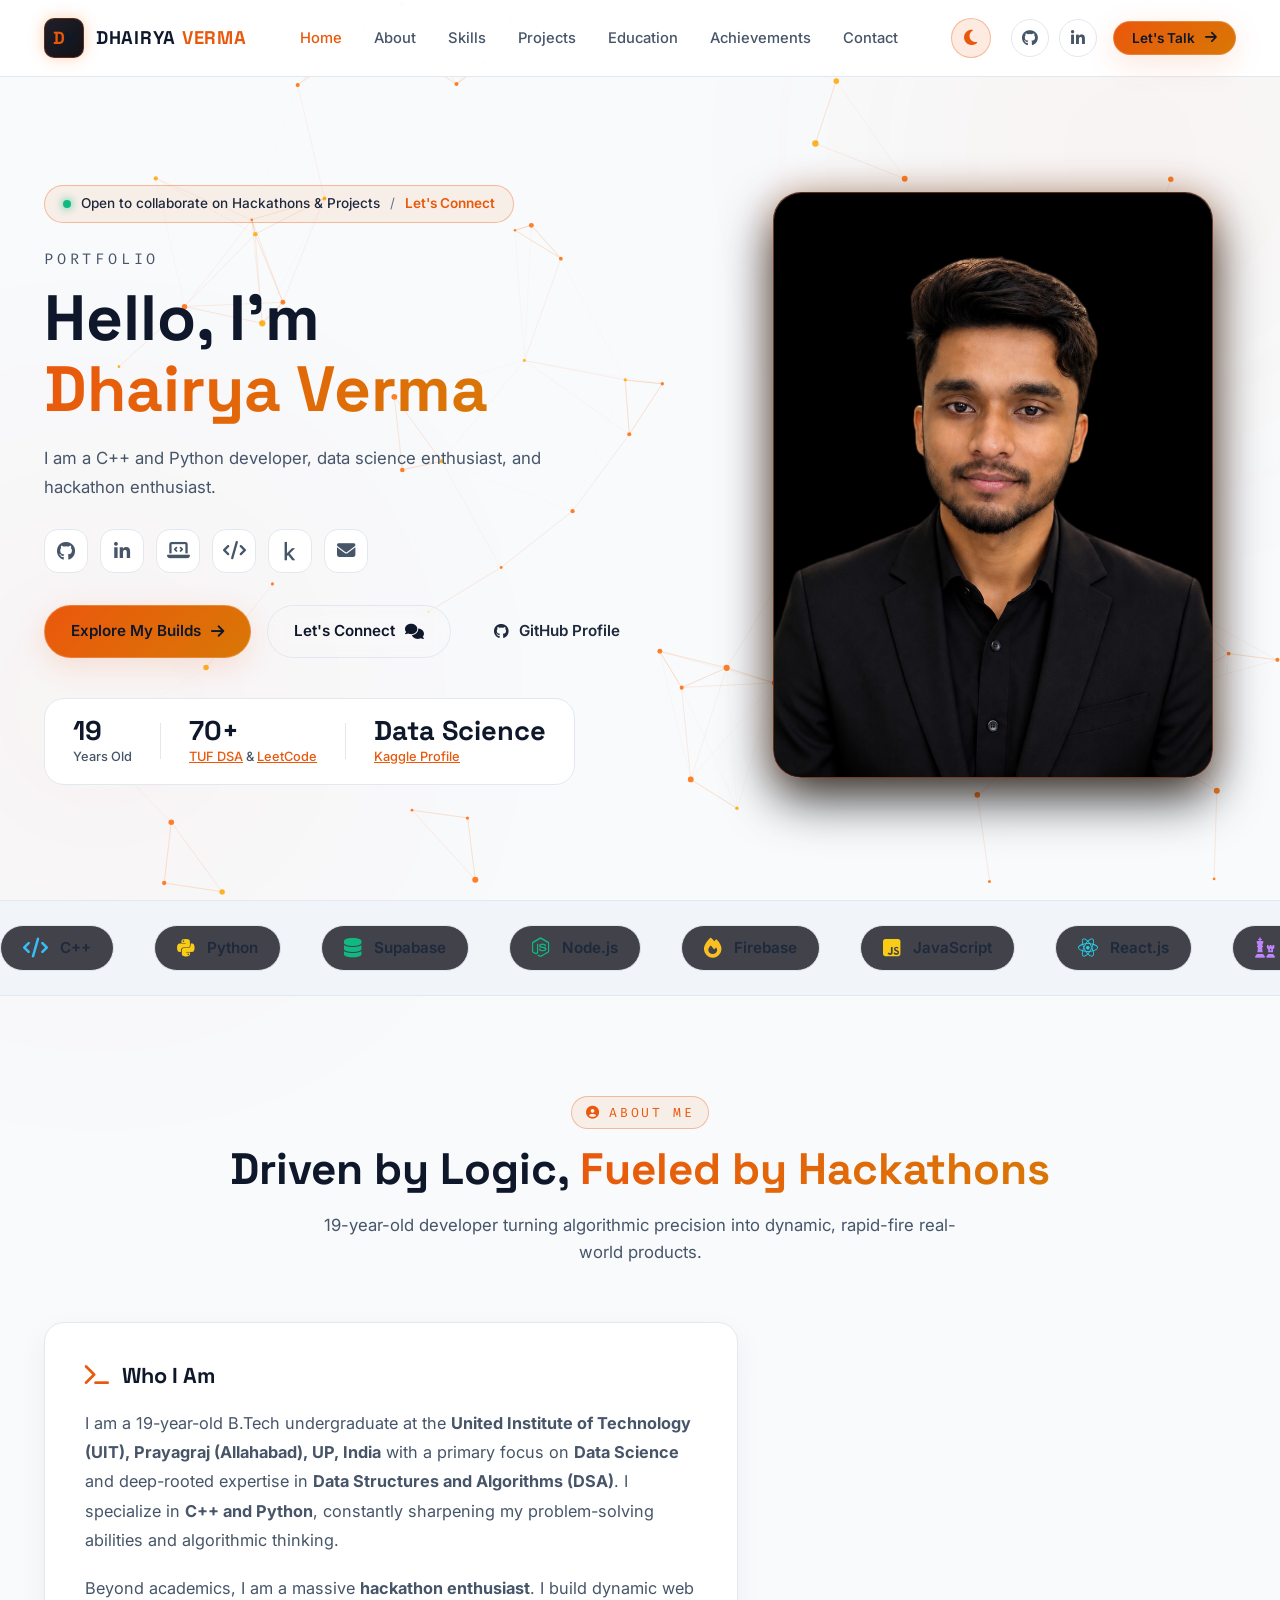
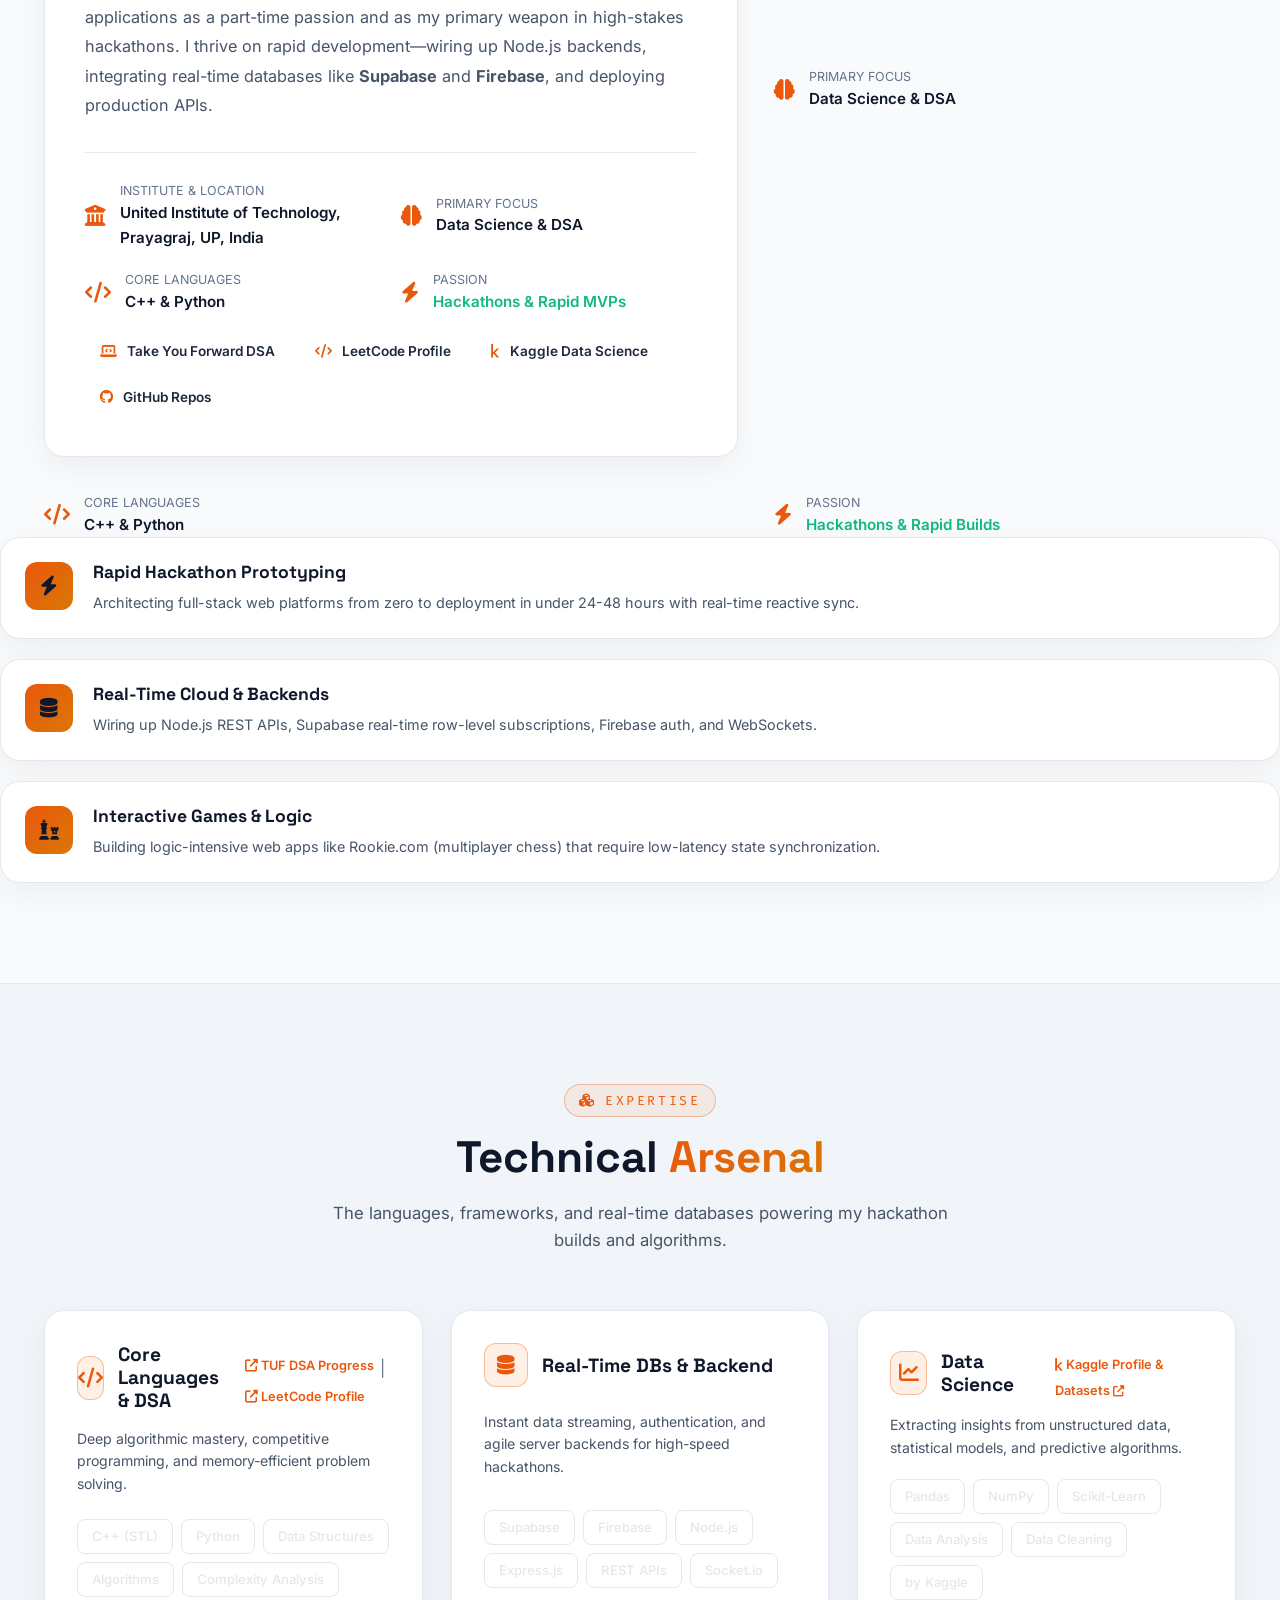
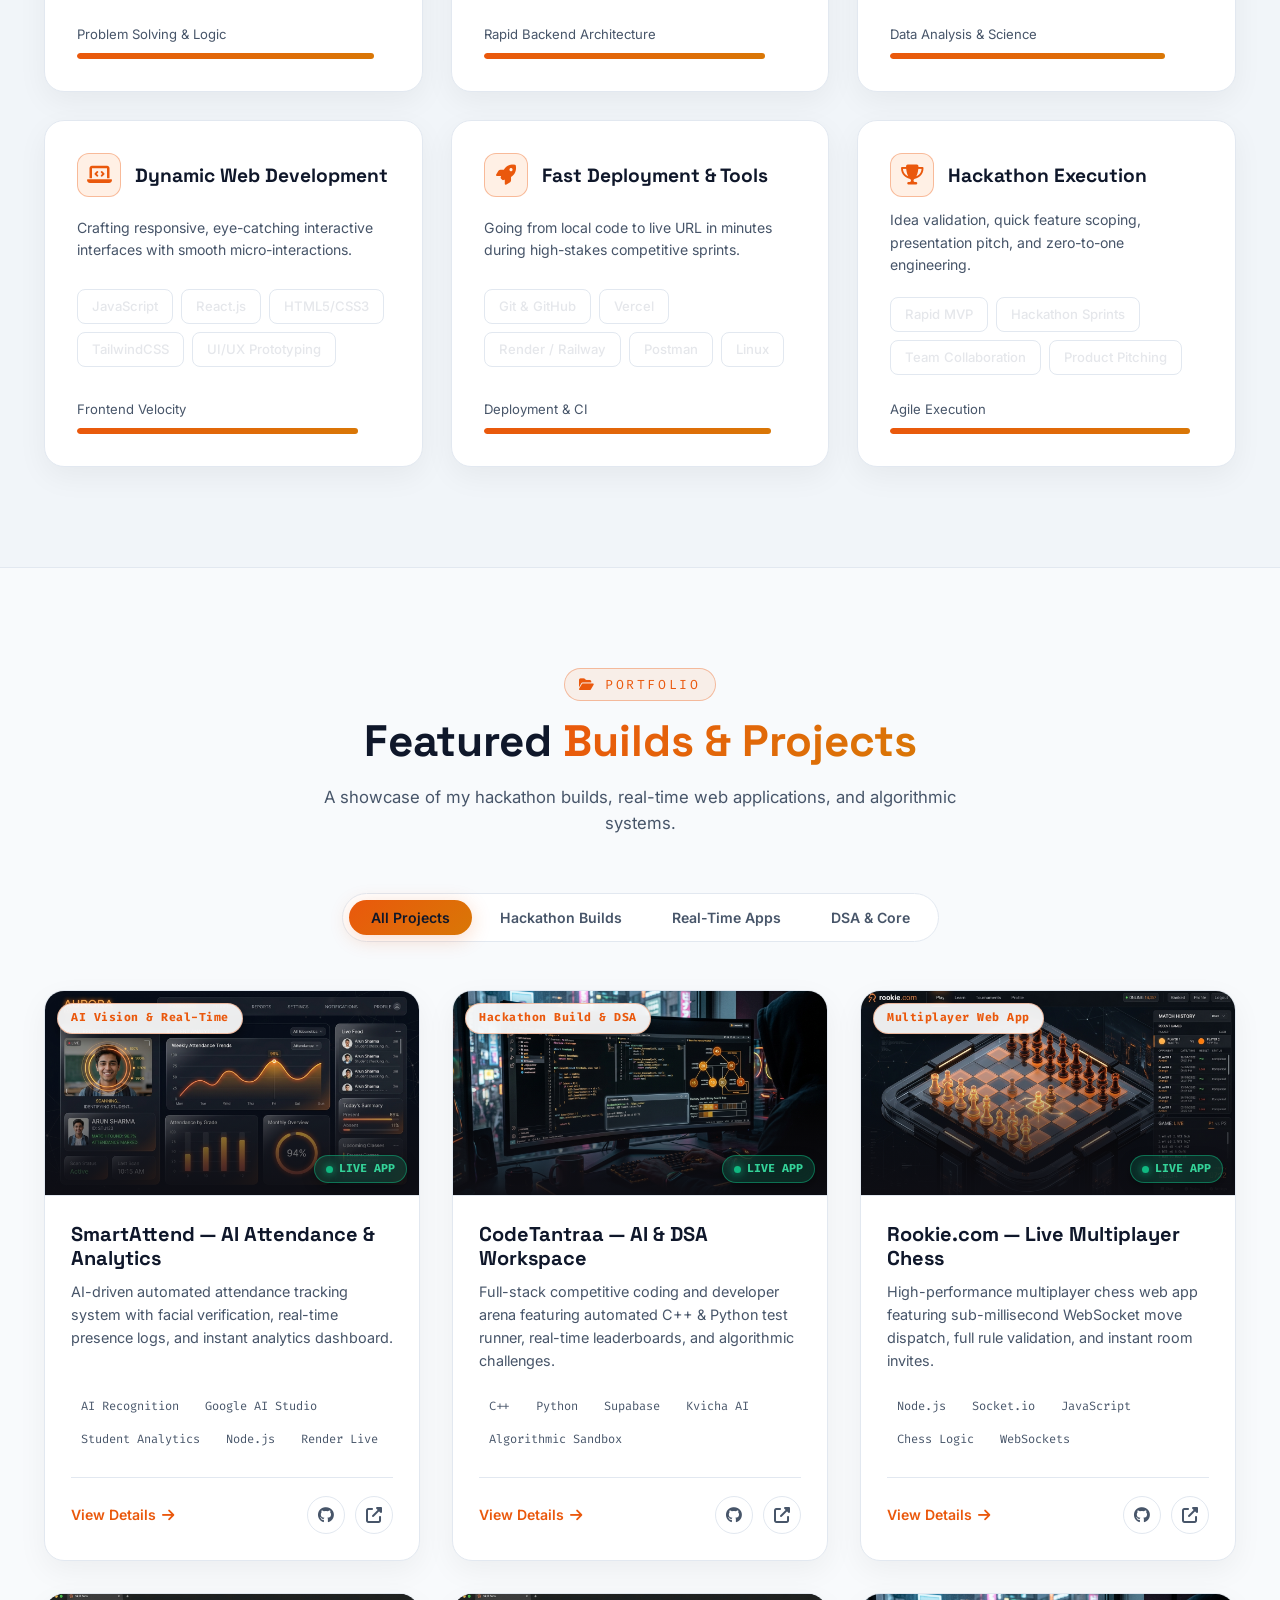
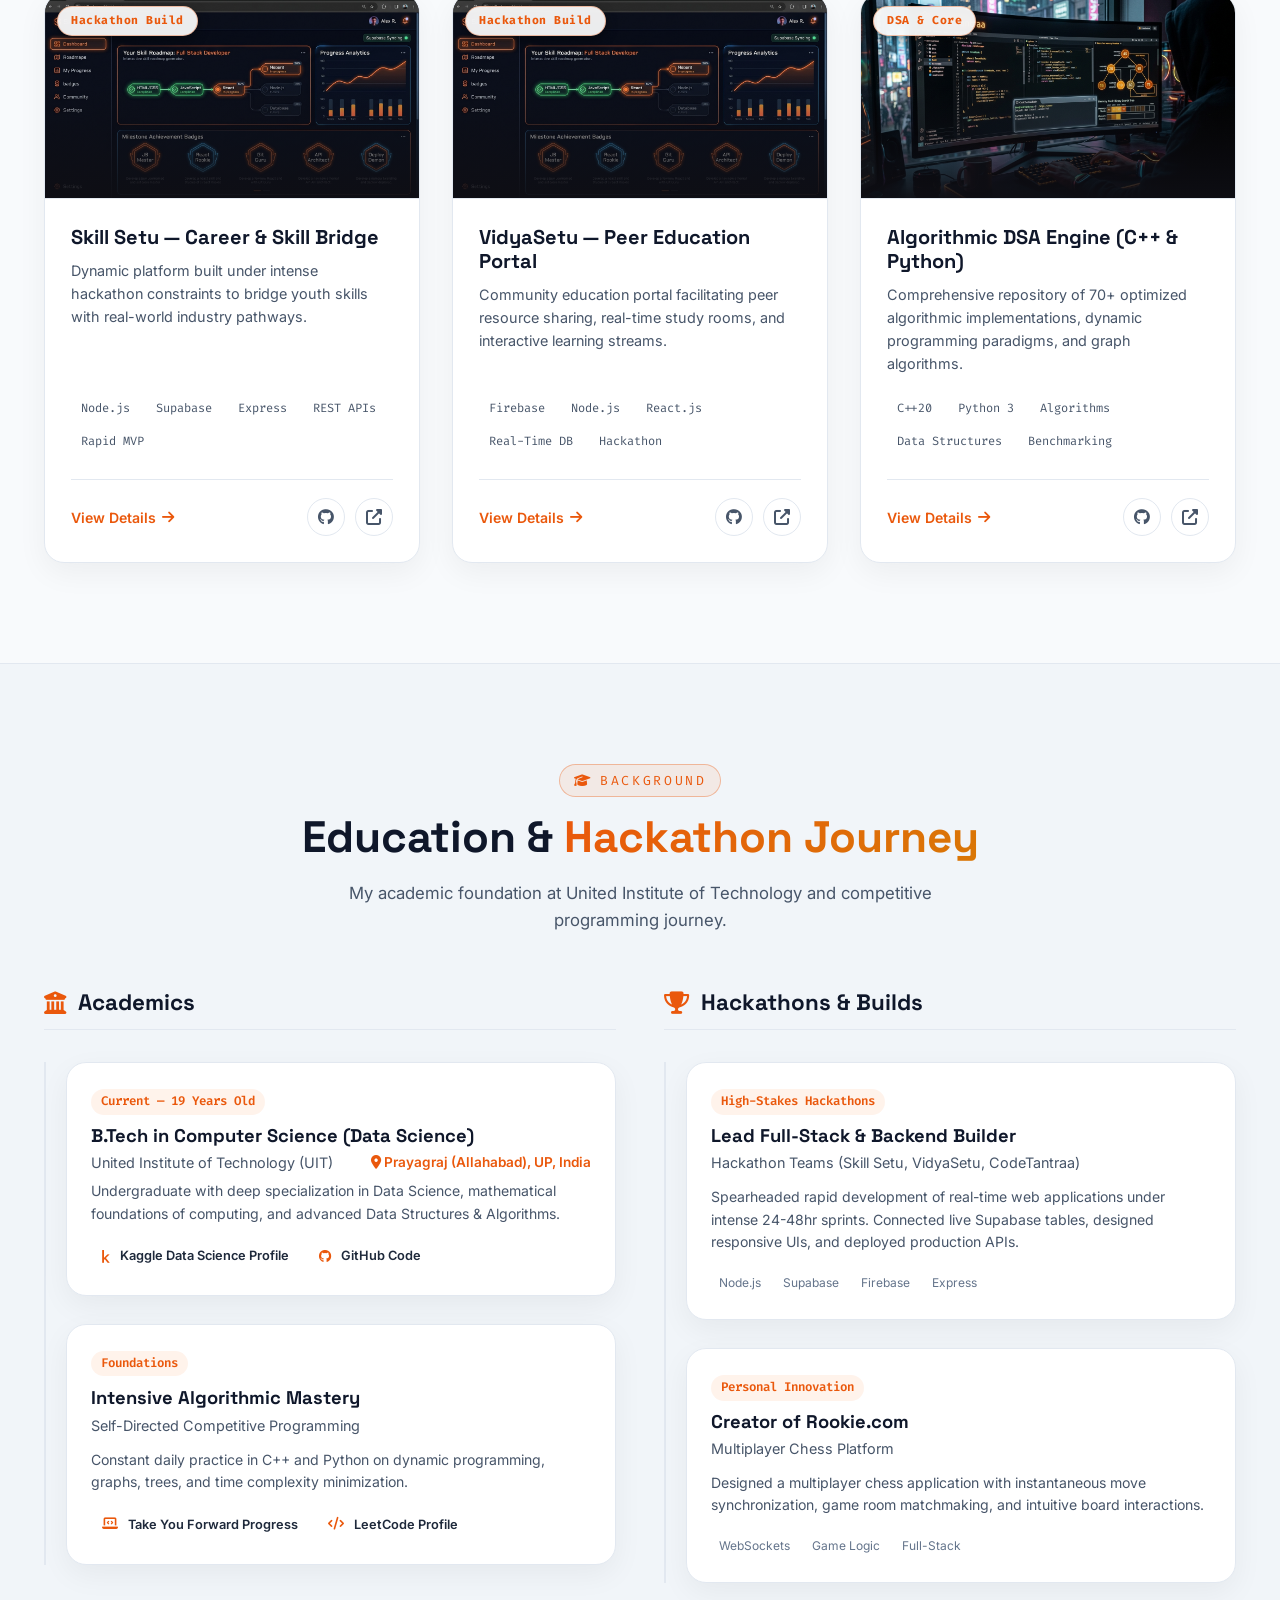
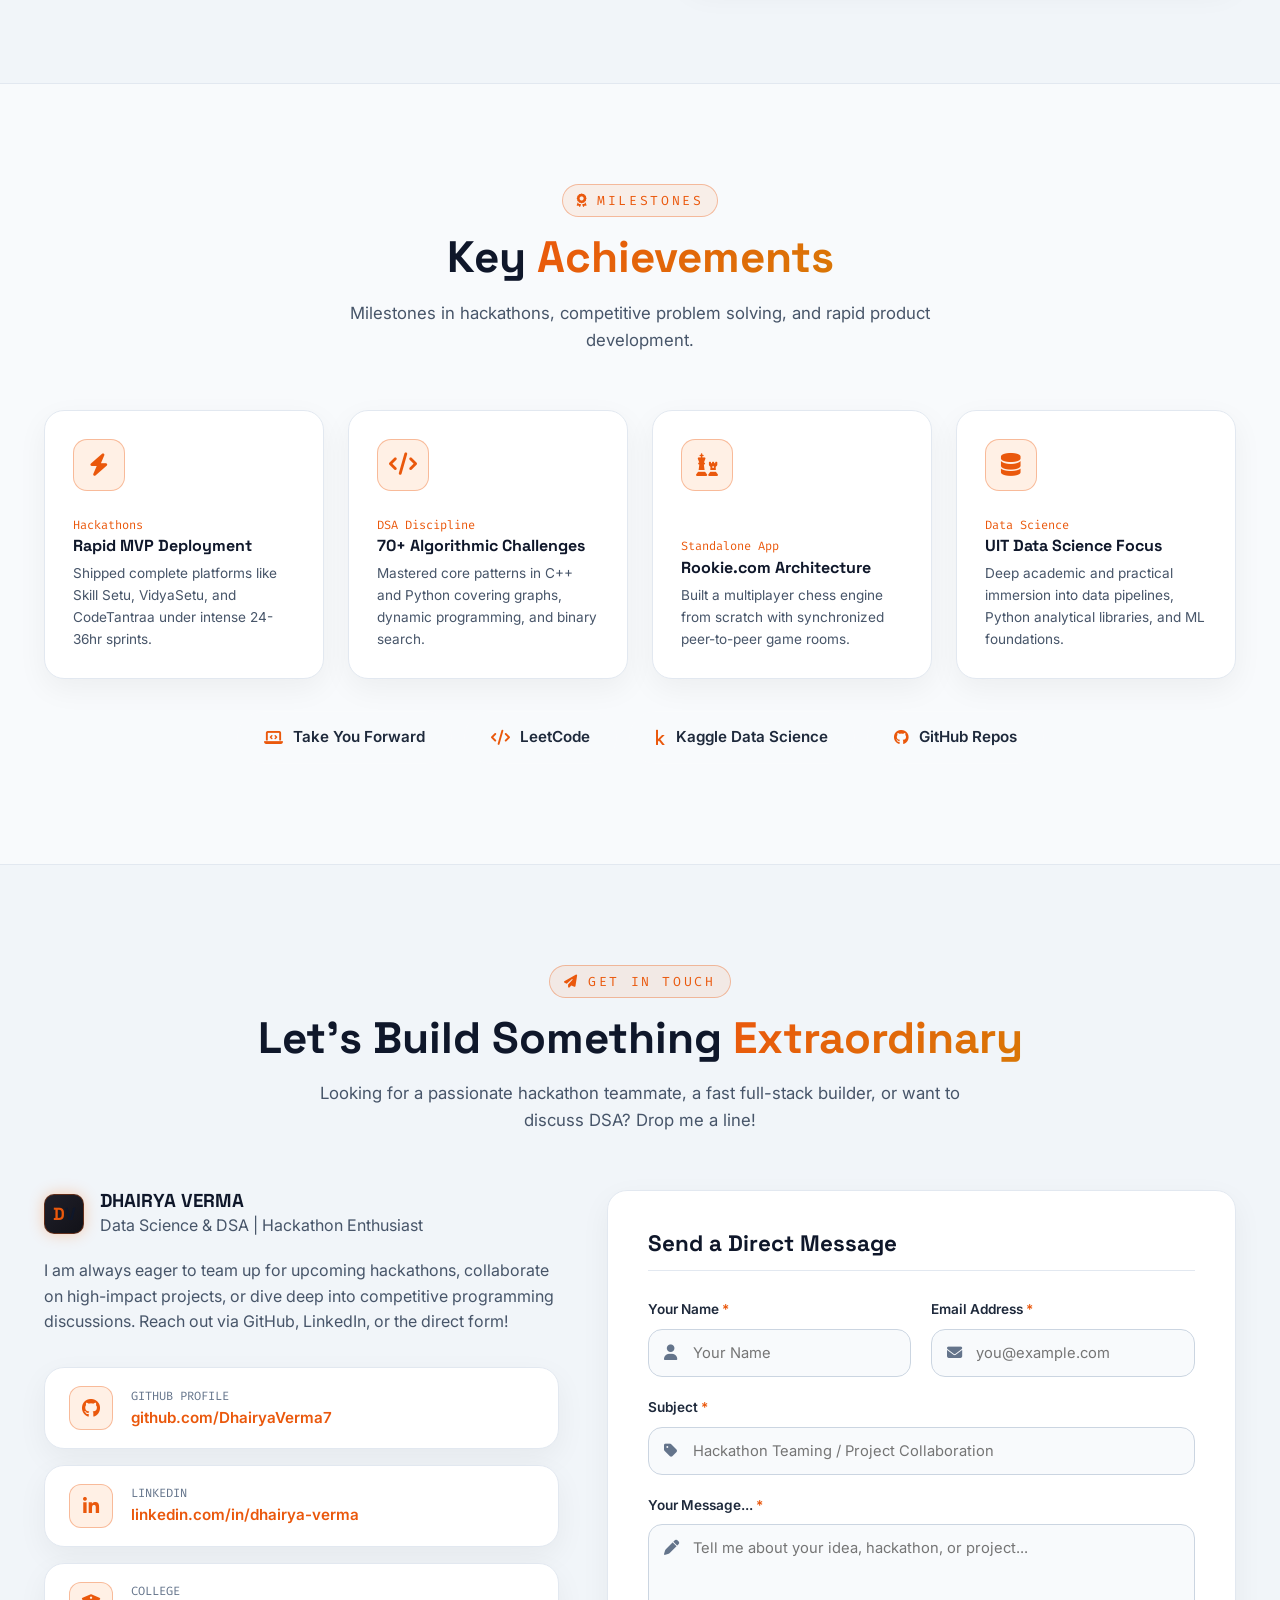
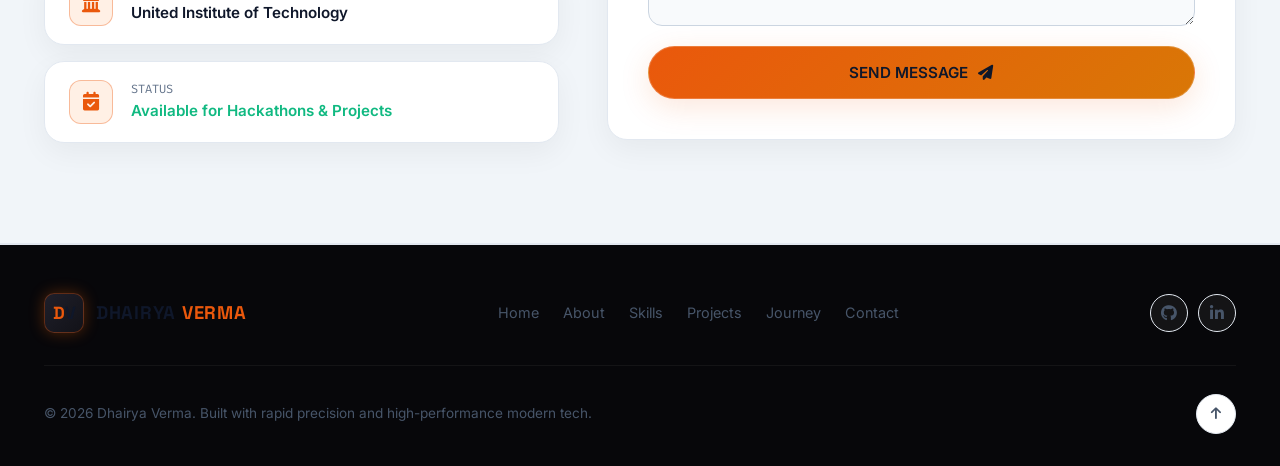
<file: portfolio2.html>
<!DOCTYPE html>
<html lang="en" class="scroll-smooth" data-theme="light">
<head>
  <meta charset="UTF-8" />
  <meta name="viewport" content="width=device-width, initial-scale=1.0" />
  <title>Dhairya Verma | Data Science & DSA Specialist | Hackathon Enthusiast</title>
  <meta name="description" content="Portfolio of Dhairya Verma - 19-year-old B.Tech CS (Data Science) undergraduate at United Institute of Technology, C++ & Python Specialist, and Hackathon Builder." />

  <!-- Google Fonts: Space Grotesk, Inter & Fira Code -->
  <link rel="preconnect" href="https://fonts.googleapis.com">
  <link rel="preconnect" href="https://fonts.gstatic.com" crossorigin>
  <link href="https://fonts.googleapis.com/css2?family=Inter:wght@300;400;500;600;700&family=Space+Grotesk:wght@400;500;600;700;800&family=Fira+Code:wght@400;500&display=swap" rel="stylesheet">

  <!-- Font Awesome Icons CDN -->
  <link rel="stylesheet" href="https://cdnjs.cloudflare.com/ajax/libs/font-awesome/6.5.1/css/all.min.css" />

  <style>
/* ===================================================================
   DHAIRYA VERMA - LUXURY DARK & NEON ORANGE PORTFOLIO THEME
   =================================================================== */

/* ===================================================================
   LIGHT THEME OVERRIDES (WHITE & AMBER-ORANGE)
   =================================================================== */
[data-theme="light"] {
  --bg-primary: #f8fafc;
  --bg-secondary: #f1f5f9;
  --bg-card: rgba(255, 255, 255, 0.88);
  --bg-card-hover: rgba(255, 255, 255, 0.98);
  --bg-glass-nav: rgba(255, 255, 255, 0.92);
  --accent-orange: #ea580c;
  --accent-orange-glow: rgba(234, 88, 12, 0.25);
  --accent-orange-light: #f97316;
  --accent-amber: #d97706;
  --accent-amber-dark: #c2410c;
  --gradient-orange: linear-gradient(135deg, #ea580c 0%, #d97706 100%);
  --text-main: #1e293b;
  --text-muted: #475569;
  --text-dim: #64748b;
  --text-white: #0f172a;
  --border-subtle: rgba(0, 0, 0, 0.1);
  --border-orange: rgba(234, 88, 12, 0.35);
  --shadow-sm: 0 4px 14px rgba(0, 0, 0, 0.06);
  --shadow-orange: 0 8px 30px rgba(234, 88, 12, 0.18);
  --shadow-orange-lg: 0 12px 40px rgba(234, 88, 12, 0.25);
}

[data-theme="light"] body {
  background-color: var(--bg-primary);
  color: var(--text-main);
}

[data-theme="light"] ::-webkit-scrollbar-track {
  background: #f1f5f9;
}

[data-theme="light"] ::-webkit-scrollbar-thumb {
  background: #cbd5e1;
}

[data-theme="light"] .hero-tag-pill {
  background: rgba(234, 88, 12, 0.08);
  border-color: rgba(234, 88, 12, 0.25);
  color: #c2410c;
}

[data-theme="light"] .glass-card {
  background: rgba(255, 255, 255, 0.88);
  border-color: rgba(0, 0, 0, 0.08);
  box-shadow: 0 10px 30px rgba(0, 0, 0, 0.06);
}

[data-theme="light"] .theme-toggle-btn {
  background: rgba(234, 88, 12, 0.1);
  border: 1px solid var(--border-orange);
  color: var(--accent-orange);
}

:root {
  --bg-primary: #0a0a0e;
  --bg-secondary: #101017;
  --bg-card: rgba(18, 18, 25, 0.75);
  --bg-card-hover: rgba(26, 26, 36, 0.9);
  --bg-glass-nav: rgba(10, 10, 14, 0.85);
  --accent-orange: #ff6a00;
  --accent-orange-glow: rgba(255, 106, 0, 0.4);
  --accent-orange-light: #ff8533;
  --accent-amber: #ffa600;
  --accent-amber-dark: #e65100;
  --gradient-orange: linear-gradient(135deg, #ff7a00 0%, #ff4500 100%);
  --text-main: #f3f4f6;
  --text-muted: #9ca3af;
  --text-dim: #6b7280;
  --text-white: #ffffff;
  --border-subtle: rgba(255, 255, 255, 0.08);
  --border-orange: rgba(255, 106, 0, 0.3);
  --font-sans: 'Inter', system-ui, -apple-system, sans-serif;
  --font-heading: 'Space Grotesk', var(--font-sans);
  --font-mono: 'Fira Code', monospace;
  --shadow-sm: 0 4px 12px rgba(0, 0, 0, 0.4);
  --shadow-orange: 0 8px 30px rgba(255, 106, 0, 0.25);
  --shadow-orange-lg: 0 12px 40px rgba(255, 106, 0, 0.4);
  --radius-sm: 8px;
  --radius-md: 14px;
  --radius-lg: 20px;
  --radius-xl: 28px;
  --radius-full: 9999px;
  --transition-fast: 0.2s ease;
  --transition-normal: 0.35s ease;
}

*, *::before, *::after {
  box-sizing: border-box;
  margin: 0;
  padding: 0;
}

html {
  scroll-behavior: smooth;
  scroll-padding-top: 85px;
}

body {
  font-family: var(--font-sans);
  background-color: var(--bg-primary);
  color: var(--text-main);
  line-height: 1.6;
  overflow-x: hidden;
  position: relative;
  min-height: 100vh;
}

::-webkit-scrollbar { width: 8px; }
::-webkit-scrollbar-track { background: var(--bg-primary); }
::-webkit-scrollbar-thumb { background: #272732; border-radius: var(--radius-full); }
::-webkit-scrollbar-thumb:hover { background: var(--accent-orange); }

h1, h2, h3, h4, h5, h6 {
  font-family: var(--font-heading);
  color: var(--text-white);
  font-weight: 700;
  line-height: 1.2;
}

a { color: inherit; text-decoration: none; transition: all var(--transition-fast); }
button { cursor: pointer; border: none; background: none; font-family: inherit; }

.container {
  width: 100%;
  max-width: 1240px;
  margin-left: auto;
  margin-right: auto;
  padding-left: 24px;
  padding-right: 24px;
}

.section-padding {
  padding-top: 100px;
  padding-bottom: 100px;
  position: relative;
  z-index: 2;
}

.bg-dark-secondary {
  background-color: var(--bg-secondary);
  border-top: 1px solid var(--border-subtle);
  border-bottom: 1px solid var(--border-subtle);
}

.text-orange { color: var(--accent-orange) !important; }
.text-gradient {
  background: var(--gradient-orange);
  -webkit-background-clip: text;
  -webkit-text-fill-color: transparent;
  display: inline-block;
}
.text-muted { color: var(--text-muted); }
.text-green { color: #10b981 !important; }
.font-mono { font-family: var(--font-mono); }
.text-center { text-align: center; }

/* Plexus Canvas */
#plexus-canvas {
  position: fixed;
  top: 0;
  left: 0;
  width: 100vw;
  height: 100vh;
  z-index: 1;
  pointer-events: auto;
  opacity: 0.85;
}

.ambient-glow {
  position: fixed;
  border-radius: 50%;
  filter: blur(140px);
  pointer-events: none;
  z-index: 0;
  opacity: 0.35;
}
.glow-1 { width: 500px; height: 500px; top: -100px; right: -100px; background: radial-gradient(circle, rgba(255, 106, 0, 0.4) 0%, transparent 70%); }
.glow-2 { width: 600px; height: 600px; top: 45%; left: -200px; background: radial-gradient(circle, rgba(255, 69, 0, 0.25) 0%, transparent 70%); }

/* Glass Card */
.glass-card {
  background: var(--bg-card);
  backdrop-filter: blur(16px);
  -webkit-backdrop-filter: blur(16px);
  border: 1px solid var(--border-subtle);
  border-radius: var(--radius-lg);
  box-shadow: var(--shadow-sm);
  transition: all var(--transition-normal);
  position: relative;
  overflow: hidden;
}
.glass-card:hover {
  background: var(--bg-card-hover);
  border-color: var(--border-orange);
  box-shadow: var(--shadow-orange);
  transform: translateY(-4px);
}

/* Buttons */
.btn {
  display: inline-flex;
  align-items: center;
  justify-content: center;
  gap: 10px;
  padding: 13px 26px;
  font-size: 0.95rem;
  font-weight: 600;
  border-radius: var(--radius-full);
  transition: all var(--transition-normal);
}
.btn-primary {
  background: var(--gradient-orange);
  color: var(--text-white);
  box-shadow: var(--shadow-orange);
  border: 1px solid rgba(255, 255, 255, 0.2);
}
.btn-primary:hover {
  transform: translateY(-2px);
  box-shadow: var(--shadow-orange-lg);
  filter: brightness(1.1);
}
.btn-secondary {
  background: rgba(255, 255, 255, 0.06);
  color: var(--text-white);
  border: 1px solid var(--border-subtle);
  backdrop-filter: blur(10px);
}
.btn-secondary:hover {
  background: rgba(255, 106, 0, 0.12);
  border-color: var(--border-orange);
  color: var(--accent-orange);
  transform: translateY(-2px);
}
.btn-outline {
  background: transparent;
  color: var(--text-main);
  border: 1px solid rgba(255, 255, 255, 0.18);
}
.btn-outline:hover {
  border-color: var(--accent-orange);
  color: var(--accent-orange);
  background: rgba(255, 106, 0, 0.08);
}
.btn-sm { padding: 8px 18px; font-size: 0.85rem; }
.w-full { width: 100%; }

/* Navigation */
.header-nav {
  position: fixed;
  top: 0;
  left: 0;
  width: 100%;
  z-index: 1000;
  background: var(--bg-glass-nav);
  backdrop-filter: blur(20px);
  -webkit-backdrop-filter: blur(20px);
  border-bottom: 1px solid var(--border-subtle);
  transition: all var(--transition-normal);
  padding: 18px 0;
}
.header-nav.scrolled {
  padding: 12px 0;
  background: rgba(8, 8, 12, 0.95);
  box-shadow: 0 10px 30px rgba(0, 0, 0, 0.7);
  border-bottom-color: var(--border-orange);
}
.nav-inner {
  display: flex;
  align-items: center;
  justify-content: space-between;
}
.brand-logo { display: flex; align-items: center; gap: 12px; }
.logo-box {
  width: 40px;
  height: 40px;
  background: linear-gradient(135deg, #1f1f2a 0%, #121218 100%);
  border: 1.5px solid var(--border-orange);
  border-radius: 10px;
  display: flex;
  align-items: center;
  justify-content: center;
  font-family: var(--font-heading);
  font-weight: 800;
  font-size: 1.1rem;
  color: var(--text-white);
  box-shadow: 0 0 15px rgba(255, 106, 0, 0.3);
}
.logo-accent { color: var(--accent-orange); }
.logo-text {
  font-family: var(--font-heading);
  font-weight: 700;
  font-size: 1.15rem;
  letter-spacing: 0.04em;
  color: var(--text-white);
}
.nav-links { display: flex; align-items: center; gap: 32px; list-style: none; }
.nav-link {
  font-size: 0.92rem;
  font-weight: 500;
  color: var(--text-muted);
  position: relative;
  padding: 4px 0;
}
.nav-link:hover, .nav-link.active { color: var(--accent-orange); }
.nav-actions { display: flex; align-items: center; gap: 16px; }
.social-pills { display: flex; align-items: center; gap: 10px; }
.social-icon-btn {
  width: 38px;
  height: 38px;
  border-radius: 50%;
  background: rgba(255, 255, 255, 0.05);
  border: 1px solid var(--border-subtle);
  display: flex;
  align-items: center;
  justify-content: center;
  color: var(--text-muted);
  font-size: 1rem;
  transition: all var(--transition-fast);
}
.social-icon-btn:hover {
  background: var(--accent-orange);
  color: var(--text-white);
  border-color: var(--accent-orange);
  transform: translateY(-2px);
  box-shadow: 0 4px 15px var(--accent-orange-glow);
}
.mobile-toggle { display: none; font-size: 1.3rem; color: var(--text-main); padding: 6px; }
.mobile-drawer {
  display: none;
  position: fixed;
  top: 75px;
  left: 0;
  width: 100%;
  background: rgba(12, 12, 16, 0.98);
  backdrop-filter: blur(20px);
  border-bottom: 1px solid var(--border-orange);
  padding: 24px;
  flex-direction: column;
  gap: 20px;
  z-index: 999;
}
.mobile-drawer.open { display: flex; }
.mobile-nav-links { list-style: none; display: flex; flex-direction: column; gap: 16px; }
.mobile-nav-link { font-size: 1.05rem; font-weight: 600; color: var(--text-main); }
.mobile-nav-link:hover { color: var(--accent-orange); }

/* Hero Section */
.hero-section {
  min-height: 100vh;
  display: flex;
  flex-direction: column;
  justify-content: center;
  padding-top: 130px;
  padding-bottom: 60px;
  position: relative;
  z-index: 2;
}
.hero-grid {
  display: grid;
  grid-template-columns: 1.15fr 0.85fr;
  gap: 48px;
  align-items: center;
}
.status-pill {
  display: inline-flex;
  align-items: center;
  gap: 10px;
  padding: 7px 18px;
  background: rgba(255, 106, 0, 0.08);
  border: 1px solid var(--border-orange);
  border-radius: var(--radius-full);
  font-size: 0.85rem;
  margin-bottom: 24px;
}
.status-dot {
  width: 8px;
  height: 8px;
  background-color: #10b981;
  border-radius: 50%;
  box-shadow: 0 0 10px #10b981;
}
.status-text { color: var(--text-main); font-weight: 500; }
.status-sep { color: var(--text-dim); }
.status-sub { color: var(--accent-orange); font-weight: 600; }
.hero-subtitle {
  font-family: var(--font-mono);
  font-size: 0.95rem;
  letter-spacing: 0.25em;
  color: var(--accent-orange);
  margin-bottom: 12px;
}
.hero-title {
  font-size: clamp(2.5rem, 5vw, 4rem);
  font-weight: 800;
  line-height: 1.1;
  margin-bottom: 20px;
}
.typing-container {
  display: flex;
  align-items: center;
  font-size: clamp(1.15rem, 2.5vw, 1.6rem);
  font-family: var(--font-mono);
  color: var(--text-muted);
  margin-bottom: 20px;
}
.typed-text { color: var(--accent-amber); font-weight: 600; }
.typing-cursor { color: var(--accent-orange); font-weight: 700; animation: blink 0.8s infinite; }
@keyframes blink { 0%, 100% { opacity: 1; } 50% { opacity: 0; } }
.hero-desc {
  font-size: 1.05rem;
  color: var(--text-muted);
  max-width: 580px;
  line-height: 1.7;
  margin-bottom: 28px;
}
.social-row { display: flex; gap: 12px; margin-bottom: 32px; }
.social-card-btn {
  width: 44px;
  height: 44px;
  background: var(--bg-card);
  border: 1px solid var(--border-subtle);
  border-radius: var(--radius-md);
  display: flex;
  align-items: center;
  justify-content: center;
  color: var(--text-muted);
  font-size: 1.15rem;
  transition: all var(--transition-normal);
}
.social-card-btn:hover {
  background: var(--accent-orange);
  color: var(--text-white);
  border-color: var(--accent-orange);
  transform: translateY(-3px);
  box-shadow: 0 6px 20px var(--accent-orange-glow);
}
.hero-buttons { display: flex; flex-wrap: wrap; gap: 16px; margin-bottom: 40px; }
.stats-glass-card {
  display: inline-flex;
  align-items: center;
  gap: 28px;
  padding: 16px 28px;
  background: var(--bg-card);
  backdrop-filter: blur(14px);
  border: 1px solid var(--border-subtle);
  border-radius: var(--radius-lg);
}
.stat-number { font-size: 1.7rem; font-weight: 800; color: var(--accent-orange); }
.stat-label { font-size: 0.8rem; color: var(--text-muted); font-weight: 500; }
.stat-divider { width: 1px; height: 36px; background: var(--border-subtle); }

/* Avatar Card */
.hero-visual { display: flex; justify-content: center; align-items: center; position: relative; }
.avatar-card-container { position: relative; width: 100%; max-width: 440px; }
.avatar-wrapper {
  position: relative;
  width: 100%;
  height: auto;
  aspect-ratio: 3 / 4;
  background: linear-gradient(180deg, rgba(26, 26, 36, 0.9) 0%, rgba(14, 14, 20, 0.95) 100%);
  border: 1.5px solid var(--border-orange);
  border-radius: var(--radius-xl);
  display: flex;
  flex-direction: column;
  align-items: center;
  justify-content: center;
  box-shadow: 0 20px 50px rgba(0, 0, 0, 0.8), 0 0 35px rgba(255, 106, 0, 0.25);
  padding: 0;
  overflow: hidden;
  text-align: center;
  transition: all var(--transition-normal);
}
.avatar-wrapper:hover {
  border-color: var(--accent-orange);
  box-shadow: 0 25px 60px rgba(0, 0, 0, 0.9), 0 0 45px rgba(255, 106, 0, 0.4);
}
.avatar-img-container {
  position: relative;
  width: 100%;
  height: 100%;
  overflow: hidden;
  border-radius: var(--radius-xl);
}
.avatar-photo {
  width: 100%;
  height: 100%;
  object-fit: cover;
  object-position: center;
  transition: transform 0.6s cubic-bezier(0.16, 1, 0.3, 1);
}
.avatar-wrapper:hover .avatar-photo {
  transform: scale(1.04);
}
.avatar-overlay-gradient {
  position: absolute;
  bottom: 0;
  left: 0;
  width: 100%;
  height: 50%;
  background: linear-gradient(to top, rgba(10, 10, 14, 0.96) 0%, rgba(10, 10, 14, 0.6) 55%, transparent 100%);
  pointer-events: none;
}
.avatar-caption {
  position: relative;
  z-index: 5;
  padding: 22px 20px;
  width: 100%;
}
.avatar-name {
  font-size: 1.45rem;
  font-weight: 800;
  color: var(--text-white);
  margin-bottom: 4px;
  text-shadow: 0 2px 10px rgba(0, 0, 0, 0.8);
}
.avatar-sub {
  color: var(--accent-orange-light);
  font-size: 0.88rem;
  font-family: var(--font-mono);
  font-weight: 600;
  letter-spacing: 0.02em;
}
.floating-badge {
  position: absolute;
  background: var(--bg-card);
  backdrop-filter: blur(16px);
  border: 1px solid var(--border-orange);
  border-radius: var(--radius-md);
  padding: 12px 18px;
  display: flex;
  align-items: center;
  gap: 12px;
  box-shadow: 0 10px 30px rgba(0, 0, 0, 0.7);
  z-index: 10;
}
.badge-top-right { top: 20px; right: -25px; }
.badge-bottom-left { bottom: 25px; left: -25px; }

/* Marquee */
.marquee-section {
  background: var(--bg-secondary);
  border-top: 1px solid var(--border-subtle);
  border-bottom: 1px solid var(--border-subtle);
  padding: 24px 0;
  overflow: hidden;
  position: relative;
  z-index: 2;
}
.marquee-wrapper { display: flex; overflow: hidden; user-select: none; }
.marquee-track {
  display: flex;
  gap: 40px;
  animation: scroll-marquee 30s linear infinite;
  white-space: nowrap;
}
@keyframes scroll-marquee {
  0% { transform: translateX(0); }
  100% { transform: translateX(-50%); }
}
.marquee-item {
  display: flex;
  align-items: center;
  gap: 12px;
  padding: 10px 22px;
  background: rgba(22, 22, 30, 0.8);
  border: 1px solid var(--border-subtle);
  border-radius: var(--radius-full);
  font-size: 0.95rem;
  font-weight: 600;
  color: var(--text-main);
}
.marquee-item i { font-size: 1.25rem; }
.text-yellow { color: #facc15; }
.text-blue { color: #38bdf8; }
.text-amber { color: #fbbf24; }
.text-cyan { color: #22d3ee; }
.text-green { color: #4ade80; }
.text-purple { color: #c084fc; }
.text-teal { color: #2dd4bf; }

/* Section Header */
.section-header { margin-bottom: 56px; }
.section-tag {
  display: inline-flex;
  align-items: center;
  gap: 8px;
  font-family: var(--font-mono);
  font-size: 0.82rem;
  letter-spacing: 0.2em;
  color: var(--accent-orange);
  background: rgba(255, 106, 0, 0.08);
  border: 1px solid var(--border-orange);
  padding: 5px 14px;
  border-radius: var(--radius-full);
  text-transform: uppercase;
  margin-bottom: 14px;
}
.section-title { font-size: clamp(2rem, 3.5vw, 2.75rem); font-weight: 800; margin-bottom: 16px; }
.section-desc { font-size: 1.05rem; color: var(--text-muted); max-width: 650px; margin: 0 auto; }

/* About Grid */
.about-grid { display: grid; grid-template-columns: 1.2fr 0.8fr; gap: 36px; }
.about-card { padding: 40px; }
.about-subtitle { font-size: 1.35rem; margin-bottom: 20px; }
.mr-2 { margin-right: 8px; }
.about-text { color: var(--text-muted); font-size: 1.02rem; line-height: 1.8; margin-bottom: 18px; }
.about-highlights-grid {
  display: grid;
  grid-template-columns: 1fr 1fr;
  gap: 20px;
  margin-top: 32px;
  padding-top: 28px;
  border-top: 1px solid var(--border-subtle);
}
.highlight-item { display: flex; align-items: center; gap: 14px; }
.highlight-label { display: block; font-size: 0.78rem; color: var(--text-dim); text-transform: uppercase; }
.highlight-val { display: block; font-size: 0.95rem; font-weight: 600; color: var(--text-white); }
.about-pillars { display: flex; flex-direction: column; gap: 20px; }
.pillar-card { padding: 24px; display: flex; gap: 20px; align-items: flex-start; }
.pillar-icon {
  width: 48px;
  height: 48px;
  border-radius: 12px;
  background: var(--gradient-orange);
  color: var(--text-white);
  display: flex;
  align-items: center;
  justify-content: center;
  font-size: 1.25rem;
  flex-shrink: 0;
}
.pillar-info h4 { font-size: 1.1rem; margin-bottom: 8px; }
.pillar-info p { font-size: 0.9rem; color: var(--text-muted); }

/* Skills Grid */
.skills-grid { display: grid; grid-template-columns: repeat(3, 1fr); gap: 28px; }
.skill-category-card { padding: 32px; display: flex; flex-direction: column; justify-content: space-between; }
.category-header { display: flex; align-items: center; gap: 14px; margin-bottom: 12px; }
.category-icon-wrap {
  width: 44px;
  height: 44px;
  border-radius: 12px;
  background: rgba(255, 106, 0, 0.1);
  border: 1px solid var(--border-orange);
  display: flex;
  align-items: center;
  justify-content: center;
  font-size: 1.25rem;
}
.category-title { font-size: 1.2rem; font-weight: 700; }
.category-desc { font-size: 0.88rem; color: var(--text-muted); margin-bottom: 20px; }
.tags-container { display: flex; flex-wrap: wrap; gap: 8px; }
.skill-badge {
  padding: 6px 14px;
  background: rgba(255, 255, 255, 0.04);
  border: 1px solid var(--border-subtle);
  border-radius: var(--radius-sm);
  font-size: 0.82rem;
  font-weight: 500;
  color: #e5e7eb;
}
.skill-badge:hover { background: rgba(255, 106, 0, 0.15); border-color: var(--accent-orange); color: var(--accent-orange); }
.skill-meter { margin-top: 24px; }
.meter-label { display: flex; justify-content: space-between; font-size: 0.82rem; margin-bottom: 8px; color: var(--text-muted); }
.meter-bar { width: 100%; height: 6px; background: rgba(255, 255, 255, 0.06); border-radius: var(--radius-full); overflow: hidden; }
.meter-fill { height: 100%; background: var(--gradient-orange); border-radius: var(--radius-full); }

/* Projects */
.filter-tabs-wrapper { display: flex; justify-content: center; margin-bottom: 48px; }
.filter-tabs {
  display: inline-flex;
  padding: 6px;
  background: var(--bg-card);
  border: 1px solid var(--border-subtle);
  border-radius: var(--radius-full);
  gap: 6px;
}
.filter-btn {
  padding: 9px 22px;
  border-radius: var(--radius-full);
  font-size: 0.88rem;
  font-weight: 600;
  color: var(--text-muted);
  transition: all var(--transition-fast);
}
.filter-btn.active {
  background: var(--gradient-orange);
  color: var(--text-white);
  box-shadow: 0 4px 20px var(--accent-orange-glow);
}
.projects-grid { display: grid; grid-template-columns: repeat(3, 1fr); gap: 32px; }
.project-card {
  display: flex;
  flex-direction: column;
  height: 100%;
  transition: transform var(--transition-normal), box-shadow var(--transition-normal), border-color var(--transition-normal);
}
.project-card:hover {
  transform: translateY(-8px);
  border-color: rgba(255, 106, 0, 0.45);
  box-shadow: 0 16px 36px rgba(0, 0, 0, 0.6), 0 0 25px rgba(255, 106, 0, 0.15);
}
.project-thumbnail-wrapper {
  position: relative;
  width: 100%;
  height: 205px;
  overflow: hidden;
  border-bottom: 1px solid var(--border-subtle);
  background: #12121a;
}
.project-card-img {
  width: 100%;
  height: 100%;
  object-fit: cover;
  display: block;
  transition: transform 0.65s cubic-bezier(0.16, 1, 0.3, 1), filter 0.65s ease;
}
.project-card:hover .project-card-img {
  transform: scale(1.08);
  filter: brightness(1.08) contrast(1.05);
}
.project-img-overlay {
  position: absolute;
  bottom: 0;
  left: 0;
  right: 0;
  height: 55%;
  background: linear-gradient(to top, rgba(14, 14, 20, 0.95) 0%, rgba(14, 14, 20, 0.4) 60%, transparent 100%);
  pointer-events: none;
}
.project-badge-top {
  position: absolute;
  top: 12px;
  left: 12px;
  padding: 5px 13px;
  background: var(--bg-glass-nav);
  backdrop-filter: blur(8px);
  border: 1px solid var(--border-orange);
  border-radius: var(--radius-full);
  font-size: 0.72rem;
  font-weight: 700;
  color: var(--accent-orange);
  font-family: var(--font-mono);
  letter-spacing: 0.5px;
  z-index: 2;
  box-shadow: 0 4px 12px rgba(0, 0, 0, 0.4);
}
.live-status-pill {
  position: absolute;
  bottom: 12px;
  right: 12px;
  display: inline-flex;
  align-items: center;
  gap: 6px;
  padding: 4px 11px;
  background: rgba(16, 185, 129, 0.18);
  border: 1px solid rgba(16, 185, 129, 0.5);
  border-radius: var(--radius-full);
  font-size: 0.72rem;
  font-weight: 700;
  font-family: var(--font-mono);
  color: #34d399;
  backdrop-filter: blur(8px);
  text-decoration: none;
  z-index: 2;
  transition: all var(--transition-fast);
  box-shadow: 0 4px 12px rgba(0, 0, 0, 0.35);
}
.live-status-pill:hover {
  background: rgba(16, 185, 129, 0.35);
  border-color: #34d399;
  color: #a7f3d0;
  transform: translateY(-2px);
  box-shadow: 0 6px 16px rgba(16, 185, 129, 0.3);
}
.pulse-dot {
  width: 7px;
  height: 7px;
  border-radius: 50%;
  background: #10b981;
  box-shadow: 0 0 8px #10b981;
  animation: pulse-live 1.8s infinite;
}
@keyframes pulse-live {
  0% { transform: scale(0.95); box-shadow: 0 0 0 0 rgba(16, 185, 129, 0.7); }
  70% { transform: scale(1.1); box-shadow: 0 0 0 6px rgba(16, 185, 129, 0); }
  100% { transform: scale(0.95); box-shadow: 0 0 0 0 rgba(16, 185, 129, 0); }
}
.project-body { padding: 26px; display: flex; flex-direction: column; flex-grow: 1; }
.project-title { font-size: 1.25rem; font-weight: 700; margin-bottom: 10px; }
.project-summary { font-size: 0.9rem; color: var(--text-muted); margin-bottom: 20px; flex-grow: 1; }
.project-tags { display: flex; flex-wrap: wrap; gap: 6px; margin-bottom: 24px; }
.tag-pill {
  padding: 4px 10px;
  background: rgba(255, 255, 255, 0.04);
  border-radius: 4px;
  font-size: 0.75rem;
  font-family: var(--font-mono);
  color: var(--text-muted);
}
.project-links {
  display: flex;
  align-items: center;
  justify-content: space-between;
  padding-top: 18px;
  border-top: 1px solid var(--border-subtle);
}
.project-btn-link {
  display: inline-flex;
  align-items: center;
  gap: 6px;
  font-size: 0.88rem;
  font-weight: 600;
  color: var(--accent-orange);
}

/* Timeline */
.timeline-container { display: grid; grid-template-columns: 1fr 1fr; gap: 48px; }
.timeline-column-title {
  display: flex;
  align-items: center;
  gap: 12px;
  font-size: 1.4rem;
  margin-bottom: 32px;
  padding-bottom: 12px;
  border-bottom: 1px solid var(--border-subtle);
}
.timeline-tree {
  position: relative;
  display: flex;
  flex-direction: column;
  gap: 28px;
  padding-left: 20px;
  border-left: 2px solid var(--border-subtle);
}
.timeline-card { padding: 24px; position: relative; }
.timeline-marker {
  position: absolute;
  left: -29px;
  top: 28px;
  width: 16px;
  height: 16px;
  border-radius: 50%;
  background: var(--bg-primary);
  border: 3px solid var(--accent-orange);
}
.timeline-date {
  display: inline-block;
  font-family: var(--font-mono);
  font-size: 0.78rem;
  color: var(--accent-orange);
  background: rgba(255, 106, 0, 0.08);
  padding: 3px 10px;
  border-radius: var(--radius-full);
  margin-bottom: 10px;
  font-weight: 600;
}
.timeline-role { font-size: 1.15rem; font-weight: 700; color: var(--text-white); margin-bottom: 4px; }
.timeline-company { display: block; font-size: 0.9rem; color: var(--text-muted); margin-bottom: 12px; }
.timeline-desc { font-size: 0.88rem; color: var(--text-muted); margin-bottom: 16px; }
.timeline-tags { display: flex; flex-wrap: wrap; gap: 6px; }
.timeline-tags span { padding: 3px 8px; background: rgba(255, 255, 255, 0.04); border-radius: 4px; font-size: 0.75rem; color: var(--text-dim); }

/* Achievements */
.achievements-grid { display: grid; grid-template-columns: repeat(4, 1fr); gap: 24px; }
.achievement-card { padding: 28px; display: flex; flex-direction: column; justify-content: space-between; }
.achievement-icon-box {
  width: 52px;
  height: 52px;
  border-radius: 14px;
  background: rgba(255, 106, 0, 0.1);
  border: 1px solid var(--border-orange);
  display: flex;
  align-items: center;
  justify-content: center;
  font-size: 1.4rem;
  margin-bottom: 20px;
}
.achievement-year { font-family: var(--font-mono); font-size: 0.75rem; color: var(--accent-orange); margin-bottom: 8px; }

/* Contact Section */
.contact-layout { display: grid; grid-template-columns: 0.9fr 1.1fr; gap: 48px; }
.contact-badge-header { display: flex; align-items: center; gap: 16px; margin-bottom: 20px; }
.contact-intro { color: var(--text-muted); font-size: 1rem; margin-bottom: 32px; }
.contact-details-list { display: flex; flex-direction: column; gap: 16px; }
.contact-item-card { padding: 18px 24px; display: flex; align-items: center; gap: 18px; }
.contact-item-icon {
  width: 44px;
  height: 44px;
  border-radius: 12px;
  background: rgba(255, 106, 0, 0.1);
  border: 1px solid var(--border-orange);
  display: flex;
  align-items: center;
  justify-content: center;
  color: var(--accent-orange);
  font-size: 1.15rem;
}
.contact-item-text .label { display: block; font-size: 0.75rem; text-transform: uppercase; color: var(--text-dim); font-family: var(--font-mono); }
.contact-item-text .value { display: block; font-size: 0.95rem; font-weight: 600; color: var(--text-white); }
.contact-form { padding: 40px; }
.form-title { font-size: 1.4rem; margin-bottom: 28px; padding-bottom: 12px; border-bottom: 1px solid var(--border-subtle); }
.form-row { display: grid; grid-template-columns: 1fr 1fr; gap: 20px; }
.form-group { margin-bottom: 20px; }
.form-group label { display: block; font-size: 0.85rem; font-weight: 600; color: var(--text-main); margin-bottom: 8px; }
.input-wrapper { position: relative; display: flex; align-items: center; }
.input-icon { position: absolute; left: 16px; color: var(--text-dim); font-size: 0.95rem; pointer-events: none; }
.textarea-wrapper { align-items: flex-start; }
.textarea-icon { top: 16px; }
.contact-form input, .contact-form textarea, .hire-form input, .hire-form select {
  width: 100%;
  padding: 14px 16px 14px 44px;
  background: rgba(12, 12, 18, 0.7);
  border: 1px solid var(--border-subtle);
  border-radius: var(--radius-md);
  color: var(--text-white);
  font-family: var(--font-sans);
  font-size: 0.92rem;
  outline: none;
}
.hire-form input, .hire-form select { padding-left: 16px; }
.contact-form input:focus, .contact-form textarea:focus, .hire-form input:focus, .hire-form select:focus {
  border-color: var(--accent-orange);
  background: var(--bg-card);
  box-shadow: 0 0 15px rgba(255, 106, 0, 0.25);
}

/* Footer */
.site-footer { background: #07070a; border-top: 1px solid var(--border-subtle); padding: 48px 0 32px; position: relative; z-index: 2; }
.footer-top { display: flex; align-items: center; justify-content: space-between; padding-bottom: 32px; border-bottom: 1px solid rgba(255, 255, 255, 0.05); flex-wrap: wrap; gap: 24px; }
.footer-nav { display: flex; list-style: none; gap: 24px; }
.footer-nav a { font-size: 0.9rem; color: var(--text-muted); }
.footer-nav a:hover { color: var(--accent-orange); }
.footer-bottom { display: flex; align-items: center; justify-content: space-between; padding-top: 28px; flex-wrap: wrap; gap: 16px; }
.copyright { font-size: 0.85rem; color: var(--text-dim); }
.back-to-top-btn {
  width: 40px;
  height: 40px;
  border-radius: 50%;
  background: var(--bg-card);
  border: 1px solid var(--border-subtle);
  display: flex;
  align-items: center;
  justify-content: center;
  color: var(--text-muted);
}
.back-to-top-btn:hover { background: var(--accent-orange); color: var(--text-white); }

/* Modals & Toasts */
.modal-overlay {
  position: fixed;
  inset: 0;
  background: rgba(4, 4, 6, 0.85);
  backdrop-filter: blur(12px);
  -webkit-backdrop-filter: blur(12px);
  z-index: 2000;
  display: flex;
  align-items: center;
  justify-content: center;
  padding: 24px;
  opacity: 0;
  pointer-events: none;
  transition: opacity var(--transition-normal);
}
.modal-overlay.open { opacity: 1; pointer-events: auto; }
.modal-container {
  width: 100%;
  max-width: 720px;
  max-height: 90vh;
  overflow-y: auto;
  padding: 36px;
  position: relative;
}
.hire-modal-container { max-width: 520px; }
.modal-close-btn {
  position: absolute;
  top: 20px;
  right: 20px;
  width: 36px;
  height: 36px;
  border-radius: 50%;
  background: rgba(255, 255, 255, 0.08);
  display: flex;
  align-items: center;
  justify-content: center;
  color: var(--text-muted);
  font-size: 1rem;
}
.modal-close-btn:hover { background: var(--accent-orange); color: var(--text-white); }
.toast-container { position: fixed; bottom: 30px; right: 30px; z-index: 3000; display: flex; flex-direction: column; gap: 12px; }
.toast {
  background: var(--bg-card);
  border: 1px solid var(--border-orange);
  backdrop-filter: blur(16px);
  border-radius: var(--radius-md);
  padding: 16px 20px;
  box-shadow: 0 10px 30px rgba(0, 0, 0, 0.8);
  display: flex;
  align-items: center;
  gap: 14px;
  color: var(--text-white);
  min-width: 320px;
}
.toast-icon { font-size: 1.3rem; color: var(--accent-orange); }
.toast-title { font-weight: 700; font-size: 0.92rem; margin-bottom: 2px; }
.toast-msg { font-size: 0.82rem; color: var(--text-muted); }

/* Responsive */
@media (max-width: 1024px) {
  .hero-grid { grid-template-columns: 1fr; text-align: center; gap: 40px; }
  .hero-content { display: flex; flex-direction: column; align-items: center; }
  .typing-container, .social-row, .hero-buttons { justify-content: center; }
  .skills-grid, .projects-grid, .achievements-grid { grid-template-columns: repeat(2, 1fr); }
  .about-grid, .contact-layout { grid-template-columns: 1fr; }
}
@media (max-width: 768px) {
  .desktop-menu, .desktop-only, .floating-badge { display: none; }
  .mobile-toggle { display: block; }
  .timeline-container, .skills-grid, .projects-grid, .achievements-grid, .form-row { grid-template-columns: 1fr; }
  .stats-glass-card { flex-direction: column; gap: 16px; width: 100%; }
}

/* ===================================================================
   RAPID TECH APP TRAILING CURSOR BURST (Appears & Disappears in quick succession)
   Active in Technical Arsenal (#skills) and Education/Resume (#experience)
   =================================================================== */
.tech-trail-container {
  position: fixed;
  top: 0;
  left: 0;
  width: 100vw;
  height: 100vh;
  pointer-events: none;
  z-index: 9999;
  overflow: hidden;
}

.trail-icon-bubble {
  position: fixed;
  width: 44px;
  height: 44px;
  border-radius: 50%;
  background: rgba(14, 14, 22, 0.95);
  backdrop-filter: blur(12px);
  -webkit-backdrop-filter: blur(12px);
  border: 1.5px solid var(--accent-orange);
  box-shadow: 0 0 20px rgba(255, 106, 0, 0.6), 0 0 6px rgba(255, 166, 0, 0.8);
  display: flex;
  align-items: center;
  justify-content: center;
  font-size: 1.2rem;
  pointer-events: none;
  user-select: none;
  will-change: transform, opacity;
  animation: techPopFade 0.5s cubic-bezier(0.2, 0.9, 0.3, 1) forwards;
}

.trail-label {
  font-family: var(--font-mono);
  font-size: 0.68rem;
  font-weight: 800;
  letter-spacing: -0.5px;
}

@keyframes techPopFade {
  0% {
    opacity: 0;
    transform: translate(-50%, -50%) scale(0.2) rotate(-15deg);
  }
  20% {
    opacity: 1;
    transform: translate(-50%, -50%) scale(1.15) rotate(0deg);
  }
  65% {
    opacity: 0.85;
    transform: translate(-50%, calc(-50% - 15px)) scale(1) rotate(6deg);
  }
  100% {
    opacity: 0;
    transform: translate(-50%, calc(-50% - 30px)) scale(0.3) rotate(15deg);
  }
}
/* ===================================================================
   PORTFOLIO 2 SYSTEMATIC LIGHT THEME (WHITE & AMBER-ORANGE)
   =================================================================== */
[data-theme="light"] {
  --bg-primary: #f8fafc;
  --bg-secondary: #f1f5f9;
  --bg-card: #ffffff;
  --bg-card-hover: #ffffff;
  --bg-glass-nav: rgba(255, 255, 255, 0.92);
  
  --accent-orange: #ea580c;
  --accent-orange-glow: rgba(234, 88, 12, 0.22);
  --accent-orange-light: #f97316;
  --accent-amber: #d97706;
  --accent-amber-dark: #c2410c;
  --gradient-orange: linear-gradient(135deg, #ea580c 0%, #d97706 100%);
  
  --text-main: #1e293b;
  --text-muted: #475569;
  --text-dim: #64748b;
  --text-white: #0f172a;
  
  --border-subtle: #e2e8f0;
  --border-orange: rgba(234, 88, 12, 0.35);
  
  --shadow-sm: 0 4px 14px rgba(0, 0, 0, 0.05);
  --shadow-orange: 0 8px 30px rgba(234, 88, 12, 0.15);
  --shadow-orange-lg: 0 12px 40px rgba(234, 88, 12, 0.22);
}

[data-theme="light"] body {
  background-color: var(--bg-primary) !important;
  color: var(--text-main) !important;
}

[data-theme="light"] .glass-card {
  background: #ffffff !important;
  border: 1px solid #e2e8f0 !important;
  box-shadow: 0 10px 30px rgba(0, 0, 0, 0.05) !important;
}

[data-theme="light"] .glass-card:hover {
  border-color: rgba(234, 88, 12, 0.4) !important;
  box-shadow: 0 15px 35px rgba(234, 88, 12, 0.12) !important;
}

[data-theme="light"] header {
  background: rgba(255, 255, 255, 0.92) !important;
  border-bottom: 1px solid #e2e8f0 !important;
}

[data-theme="light"] h1, 
[data-theme="light"] h2, 
[data-theme="light"] h3, 
[data-theme="light"] h4, 
[data-theme="light"] h5, 
[data-theme="light"] h6 {
  color: #0f172a !important;
}

[data-theme="light"] p, 
[data-theme="light"] .text-muted {
  color: #475569 !important;
}

[data-theme="light"] .bg-dark-secondary,
[data-theme="light"] #tech-stack,
[data-theme="light"] #journey {
  background-color: #f1f5f9 !important;
  border-top: 1px solid #e2e8f0 !important;
  border-bottom: 1px solid #e2e8f0 !important;
}

[data-theme="light"] .project-modal-card,
[data-theme="light"] .modal-content {
  background: #ffffff !important;
  border: 1px solid #e2e8f0 !important;
  color: #1e293b !important;
}

[data-theme="light"] .modal-tech-tag,
[data-theme="light"] .modal-feature-item {
  background: #f1f5f9 !important;
  border: 1px solid #cbd5e1 !important;
  color: #0f172a !important;
}

[data-theme="light"] .hero-tag-pill {
  background: rgba(234, 88, 12, 0.08) !important;
  border: 1px solid rgba(234, 88, 12, 0.25) !important;
  color: #c2410c !important;
}

[data-theme="light"] .theme-toggle-btn {
  background: rgba(234, 88, 12, 0.1) !important;
  border: 1px solid rgba(234, 88, 12, 0.3) !important;
  color: #ea580c !important;
}

[data-theme="light"] input,
[data-theme="light"] textarea {
  background: #f8fafc !important;
  border: 1px solid #cbd5e1 !important;
  color: #0f172a !important;
}

[data-theme="light"] input:focus,
[data-theme="light"] textarea:focus {
  border-color: #ea580c !important;
  background: #ffffff !important;
}
.project-img-box {
  width: 100%;
  height: 180px;
  border-radius: var(--radius-md);
  overflow: hidden;
  margin-bottom: 18px;
  background: rgba(10, 10, 16, 0.6);
  border: 1px solid var(--border-subtle);
  display: flex;
  align-items: center;
  justify-content: center;
  transition: transform var(--transition-fast);
}

.project-card:hover .project-img-box {
  transform: scale(1.02);
}

.project-tech-tags {
  display: flex;
  flex-wrap: wrap;
  gap: 8px;
  margin-bottom: 20px;
}

.project-tech-tag {
  padding: 4px 12px;
  border-radius: var(--radius-full);
  font-size: 0.78rem;
  font-weight: 600;
  background: rgba(255, 255, 255, 0.08);
  border: 1px solid var(--border-subtle);
  color: var(--text-muted);
}

[data-theme="light"] .project-tech-tag {
  background: #f1f5f9 !important;
  border-color: #cbd5e1 !important;
  color: #334155 !important;
}

[data-theme="light"] .project-img-box {
  background: #f8fafc !important;
  border-color: #e2e8f0 !important;
}


  </style>
</head>
<body class="bg-dark text-slate-100 antialiased selection:bg-orange selection:text-white">

  <!-- Trailing Tech App Cursor Particles Container -->
  <div id="tech-trail" class="tech-trail-container"></div>

  <!-- Canvas Particle Mesh Background (Plexus) -->
  <canvas id="plexus-canvas"></canvas>

  <!-- Ambient Glow Blobs -->
  <div class="ambient-glow glow-1"></div>
  <div class="ambient-glow glow-2"></div>

  <!-- Toast Notification Container -->
  <div id="toast-container" class="toast-container"></div>

  <!-- ==================== HEADER / NAVBAR ==================== -->
  <header class="header-nav fixed-top" id="navbar">
    <div class="container nav-inner">
      <a href="#home" class="brand-logo">
        <div class="logo-box">
          <span class="logo-accent">D</span>V
        </div>
        <span class="logo-text">DHAIRYA <span class="text-orange">VERMA</span></span>
      </a>

      <!-- Desktop Nav Menu -->
      <nav class="desktop-menu" aria-label="Main Navigation">
        <ul class="nav-links">
          <li><a href="#home" class="nav-link active">Home</a></li>
          <li><a href="#about" class="nav-link">About</a></li>
          <li><a href="#skills" class="nav-link">Skills</a></li>
          <li><a href="#projects" class="nav-link">Projects</a></li>
          <li><a href="#experience" class="nav-link">Education</a></li>
          <li><a href="#achievements" class="nav-link">Achievements</a></li>
          <li><a href="#contact" class="nav-link">Contact</a></li>
        </ul>
      </nav>

      <!-- Nav Actions -->
      <div class="nav-actions">
        <button class="theme-toggle" id="theme-toggle" title="Toggle Light/Dark Theme" style="background:rgba(234, 88, 12, 0.12); border:1px solid var(--border-orange); color:var(--accent-orange); width:40px; height:40px; border-radius:50%; display:inline-flex; align-items:center; justify-content:center; cursor:pointer; font-size:1.1rem; transition:all 0.3s ease; margin-right:4px;">
          <i class="fas fa-moon"></i>
        </button>
        <div class="social-pills desktop-only">
          <a href="https://github.com/DhairyaVerma7" target="_blank" rel="noopener noreferrer" class="social-icon-btn" title="GitHub">
            <i class="fab fa-github"></i>
          </a>
          <a href="https://www.linkedin.com/in/dhairya-verma-89639b35b/" target="_blank" rel="noopener noreferrer" class="social-icon-btn" title="LinkedIn">
            <i class="fab fa-linkedin-in"></i>
          </a>
        </div>
        <button class="btn btn-primary btn-sm hire-me-trigger" id="hire-btn-nav">
          <span>Let's Talk</span>
          <i class="fas fa-arrow-right"></i>
        </button>
        <button class="mobile-toggle" id="mobile-menu-btn" aria-label="Toggle navigation menu">
          <i class="fas fa-bars"></i>
        </button>
      </div>
    </div>

    <!-- Mobile Drawer -->
    <div class="mobile-drawer" id="mobile-drawer">
      <ul class="mobile-nav-links">
        <li><a href="#home" class="mobile-nav-link">Home</a></li>
        <li><a href="#about" class="mobile-nav-link">About</a></li>
        <li><a href="#skills" class="mobile-nav-link">Skills</a></li>
        <li><a href="#projects" class="mobile-nav-link">Projects</a></li>
        <li><a href="#experience" class="mobile-nav-link">Education & Journey</a></li>
        <li><a href="#achievements" class="mobile-nav-link">Achievements</a></li>
        <li><a href="#contact" class="mobile-nav-link">Contact</a></li>
      </ul>
      <div class="social-pills" style="margin-top: 10px; justify-content: center;">
        <a href="https://github.com/DhairyaVerma7" target="_blank" class="social-icon-btn"><i class="fab fa-github"></i></a>
        <a href="https://www.linkedin.com/in/dhairya-verma-89639b35b/" target="_blank" class="social-icon-btn"><i class="fab fa-linkedin-in"></i></a>
      </div>
    </div>
  </header>

  <!-- ==================== HERO SECTION ==================== -->
  <section id="home" class="hero-section">
    <div class="container hero-grid">
      <div class="hero-content">
        <!-- Status Pill -->
        <div class="status-pill">
          <span class="status-dot"></span>
          <span class="status-text">Open to collaborate on Hackathons & Projects</span>
          <span class="status-sep">/</span>
          <span class="status-sub">Let's Connect</span>
        </div>

        <p class="hero-subtitle">PORTFOLIO</p>
        <h1 class="hero-title">
          Hello, I'm <br/>
          <span class="text-gradient">Dhairya Verma</span>
        </h1>

        <p class="hero-desc">
          I am a C++ and Python developer, data science enthusiast, and hackathon enthusiast.
        </p>

        <!-- Social Icons Bar -->
        <div class="social-row">
          <a href="https://github.com/DhairyaVerma7" target="_blank" class="social-card-btn" title="GitHub">
            <i class="fab fa-github"></i>
          </a>
          <a href="https://www.linkedin.com/in/dhairya-verma-89639b35b/" target="_blank" class="social-card-btn" title="LinkedIn">
            <i class="fab fa-linkedin-in"></i>
          </a>
          <a href="https://takeuforward.org/profile/dhairya_7" target="_blank" class="social-card-btn" title="Take You Forward DSA">
            <i class="fas fa-laptop-code"></i>
          </a>
          <a href="https://leetcode.com/u/DhairyaVerma07/" target="_blank" class="social-card-btn" title="LeetCode Profile">
            <i class="fas fa-code"></i>
          </a>
          <a href="https://www.kaggle.com/dhairyaverma07" target="_blank" class="social-card-btn" title="Kaggle Data Science">
            <i class="fab fa-kaggle"></i>
          </a>
          <a href="mailto:vermadhairya96@gmail.com" class="social-card-btn" title="Email">
            <i class="fas fa-envelope"></i>
          </a>
        </div>

        <!-- Action CTAs -->
        <div class="hero-buttons">
          <a href="#projects" class="btn btn-primary">
            <span>Explore My Builds</span>
            <i class="fas fa-arrow-right"></i>
          </a>
          <a href="#contact" class="btn btn-secondary">
            <span>Let's Connect</span>
            <i class="fas fa-comments"></i>
          </a>
          <a href="https://github.com/DhairyaVerma7" target="_blank" class="btn btn-outline">
            <i class="fab fa-github"></i>
            <span>GitHub Profile</span>
          </a>
        </div>

        <!-- Stats Bar -->
        <div class="stats-glass-card">
          <div class="stat-item">
            <h3 class="stat-number">19</h3>
            <p class="stat-label">Years Old</p>
          </div>
          <div class="stat-divider"></div>
          <div class="stat-item">
            <h3 class="stat-number">70+</h3>
            <p class="stat-label">
              <a href="https://takeuforward.org/profile/dhairya_7" target="_blank" rel="noopener noreferrer" style="color:var(--accent-orange); text-decoration:underline;">TUF DSA</a> & 
              <a href="https://leetcode.com/u/DhairyaVerma07/" target="_blank" rel="noopener noreferrer" style="color:var(--accent-orange); text-decoration:underline;">LeetCode</a>
            </p>
          </div>
          <div class="stat-divider"></div>
          <div class="stat-item">
            <h3 class="stat-number">Data Science</h3>
            <p class="stat-label">
              <a href="https://www.kaggle.com/dhairyaverma07" target="_blank" rel="noopener noreferrer" style="color:var(--accent-orange); text-decoration:underline;">Kaggle Profile</a>
            </p>
          </div>
        </div>
      </div>

      <!-- Hero Right: Visual Card -->
      <div class="hero-visual">
        <div class="avatar-card-container">
          <div class="avatar-wrapper">
            <!-- Profile Card Image -->
            <div class="avatar-img-container">
              <img src="profile.png" alt="Dhairya Verma profile card" class="avatar-photo" />
            </div>
          </div>
        </div>
      </div>
    </div>
  </section>

  <!-- ==================== TECH STACK MARQUEE TICKER ==================== -->
  <section class="marquee-section">
    <div class="marquee-wrapper">
      <div class="marquee-track" id="marquee-track">
        <div class="marquee-item"><i class="fas fa-code text-blue"></i><span>C++</span></div>
        <div class="marquee-item"><i class="fab fa-python text-yellow"></i><span>Python</span></div>
        <div class="marquee-item"><i class="fas fa-database text-green"></i><span>Supabase</span></div>
        <div class="marquee-item"><i class="fab fa-node-js text-green"></i><span>Node.js</span></div>
        <div class="marquee-item"><i class="fas fa-fire text-amber"></i><span>Firebase</span></div>
        <div class="marquee-item"><i class="fab fa-js-square text-yellow"></i><span>JavaScript</span></div>
        <div class="marquee-item"><i class="fab fa-react text-cyan"></i><span>React.js</span></div>
        <div class="marquee-item"><i class="fas fa-chess text-purple"></i><span>Socket.io (Chess)</span></div>
        <div class="marquee-item"><i class="fab fa-git-alt text-orange"></i><span>Git & GitHub</span></div>
        <div class="marquee-item"><i class="fas fa-terminal text-teal"></i><span>DSA & Algorithms</span></div>
        <!-- Duplicated for continuous loop -->
        <div class="marquee-item"><i class="fas fa-code text-blue"></i><span>C++</span></div>
        <div class="marquee-item"><i class="fab fa-python text-yellow"></i><span>Python</span></div>
        <div class="marquee-item"><i class="fas fa-database text-green"></i><span>Supabase</span></div>
        <div class="marquee-item"><i class="fab fa-node-js text-green"></i><span>Node.js</span></div>
        <div class="marquee-item"><i class="fas fa-fire text-amber"></i><span>Firebase</span></div>
        <div class="marquee-item"><i class="fab fa-js-square text-yellow"></i><span>JavaScript</span></div>
        <div class="marquee-item"><i class="fab fa-react text-cyan"></i><span>React.js</span></div>
        <div class="marquee-item"><i class="fas fa-chess text-purple"></i><span>Socket.io (Chess)</span></div>
        <div class="marquee-item"><i class="fab fa-git-alt text-orange"></i><span>Git & GitHub</span></div>
        <div class="marquee-item"><i class="fas fa-terminal text-teal"></i><span>DSA & Algorithms</span></div>
      </div>
    </div>
  </section>

  <!-- ==================== ABOUT ME SECTION ==================== -->
  <section id="about" class="section-padding">
    <div class="container">
      <div class="section-header text-center">
        <span class="section-tag"><i class="fas fa-user-circle"></i> ABOUT ME</span>
        <h2 class="section-title">Driven by Logic, <span class="text-gradient">Fueled by Hackathons</span></h2>
        <p class="section-desc">19-year-old developer turning algorithmic precision into dynamic, rapid-fire real-world products.</p>
      </div>

      <div class="about-grid">
        <div class="about-card glass-card">
          <h3 class="about-subtitle"><i class="fas fa-terminal text-orange mr-2"></i> Who I Am</h3>
          <p class="about-text">
            I am a 19-year-old B.Tech undergraduate at the <strong>United Institute of Technology (UIT), Prayagraj (Allahabad), UP, India</strong> with a primary focus on <strong>Data Science</strong> and deep-rooted expertise in <strong>Data Structures and Algorithms (DSA)</strong>. I specialize in <strong>C++ and Python</strong>, constantly sharpening my problem-solving abilities and algorithmic thinking.
          </p>
          <p class="about-text">
            Beyond academics, I am a massive <strong>hackathon enthusiast</strong>. I build dynamic web applications as a part-time passion and as my primary weapon in high-stakes hackathons. I thrive on rapid development—wiring up Node.js backends, integrating real-time databases like <strong>Supabase</strong> and <strong>Firebase</strong>, and deploying production APIs.
          </p>

          <div class="about-highlights-grid">
            <div class="highlight-item">
              <i class="fas fa-university text-orange" style="font-size: 1.3rem;"></i>
              <div>
                <span class="highlight-label">Institute & Location</span>
                <span class="highlight-val">United Institute of Technology, Prayagraj, UP, India</span>
              </div>
            </div>
            <div class="highlight-item">
              <i class="fas fa-brain text-orange" style="font-size: 1.3rem;"></i>
              <div>
                <span class="highlight-label">Primary Focus</span>
                <span class="highlight-val">Data Science & DSA</span>
              </div>
            </div>
            <div class="highlight-item">
              <i class="fas fa-code text-orange" style="font-size: 1.3rem;"></i>
              <div>
                <span class="highlight-label">Core Languages</span>
                <span class="highlight-val">C++ & Python</span>
              </div>
            </div>
            <div class="highlight-item">
              <i class="fas fa-bolt text-orange" style="font-size: 1.3rem;"></i>
              <div>
                <span class="highlight-label">Passion</span>
                <span class="highlight-val text-green">Hackathons & Rapid MVPs</span>
              </div>
            </div>
          </div>

          <!-- Interactive Profile Action Links -->
          <div style="display:flex; gap:10px; flex-wrap:wrap; margin-top:20px;">
            <a href="https://takeuforward.org/profile/dhairya_7" target="_blank" rel="noopener noreferrer" class="btn btn-outline" style="padding:6px 14px; font-size:0.85rem;">
              <i class="fas fa-laptop-code text-orange"></i> <span>Take You Forward DSA</span>
            </a>
            <a href="https://leetcode.com/u/DhairyaVerma07/" target="_blank" rel="noopener noreferrer" class="btn btn-outline" style="padding:6px 14px; font-size:0.85rem;">
              <i class="fas fa-code text-orange"></i> <span>LeetCode Profile</span>
            </a>
            <a href="https://www.kaggle.com/dhairyaverma07" target="_blank" rel="noopener noreferrer" class="btn btn-outline" style="padding:6px 14px; font-size:0.85rem;">
              <i class="fab fa-kaggle text-orange"></i> <span>Kaggle Data Science</span>
            </a>
            <a href="https://github.com/DhairyaVerma7" target="_blank" rel="noopener noreferrer" class="btn btn-outline" style="padding:6px 14px; font-size:0.85rem;">
              <i class="fab fa-github text-orange"></i> <span>GitHub Repos</span>
            </a>
          </div>
        </div>
            <div class="highlight-item">
              <i class="fas fa-brain text-orange" style="font-size: 1.3rem;"></i>
              <div>
                <span class="highlight-label">Primary Focus</span>
                <span class="highlight-val">Data Science & DSA</span>
              </div>
            </div>
            <div class="highlight-item">
              <i class="fas fa-code text-orange" style="font-size: 1.3rem;"></i>
              <div>
                <span class="highlight-label">Core Languages</span>
                <span class="highlight-val">C++ & Python</span>
              </div>
            </div>
            <div class="highlight-item">
              <i class="fas fa-bolt text-orange" style="font-size: 1.3rem;"></i>
              <div>
                <span class="highlight-label">Passion</span>
                <span class="highlight-val text-green">Hackathons & Rapid Builds</span>
              </div>
            </div>
          </div>
        </div>

        <div class="about-pillars">
          <div class="pillar-card glass-card">
            <div class="pillar-icon"><i class="fas fa-bolt"></i></div>
            <div class="pillar-info">
              <h4>Rapid Hackathon Prototyping</h4>
              <p>Architecting full-stack web platforms from zero to deployment in under 24-48 hours with real-time reactive sync.</p>
            </div>
          </div>

          <div class="pillar-card glass-card">
            <div class="pillar-icon"><i class="fas fa-database"></i></div>
            <div class="pillar-info">
              <h4>Real-Time Cloud & Backends</h4>
              <p>Wiring up Node.js REST APIs, Supabase real-time row-level subscriptions, Firebase auth, and WebSockets.</p>
            </div>
          </div>

          <div class="pillar-card glass-card">
            <div class="pillar-icon"><i class="fas fa-chess"></i></div>
            <div class="pillar-info">
              <h4>Interactive Games & Logic</h4>
              <p>Building logic-intensive web apps like Rookie.com (multiplayer chess) that require low-latency state synchronization.</p>
            </div>
          </div>
        </div>
      </div>
    </div>
  </section>

  <!-- ==================== SKILLS & EXPERTISE SECTION ==================== -->
  <section id="skills" class="section-padding bg-dark-secondary">
    <div class="container">
      <div class="section-header text-center">
        <span class="section-tag"><i class="fas fa-cubes"></i> EXPERTISE</span>
        <h2 class="section-title">Technical <span class="text-gradient">Arsenal</span></h2>
        <p class="section-desc">The languages, frameworks, and real-time databases powering my hackathon builds and algorithms.</p>
      </div>

      <div class="skills-grid" id="skills-container">
        <!-- Skill 1: Core Problem Solving -->
        <div class="skill-category-card glass-card">
          <div class="category-header">
            <div class="category-icon-wrap"><i class="fas fa-code text-orange"></i></div>
            <h3 class="category-title">Core Languages & DSA</h3>
            <div style="margin-top:8px; display:flex; gap:6px; flex-wrap:wrap;">
              <a href="https://takeuforward.org/profile/dhairya_7" target="_blank" rel="noopener noreferrer" style="font-size:0.8rem; color:var(--accent-orange); font-weight:600; text-decoration:none;">
                <i class="fas fa-external-link-alt"></i> TUF DSA Progress
              </a>
              <span style="color:var(--text-dim);">|</span>
              <a href="https://leetcode.com/u/DhairyaVerma07/" target="_blank" rel="noopener noreferrer" style="font-size:0.8rem; color:var(--accent-orange); font-weight:600; text-decoration:none;">
                <i class="fas fa-external-link-alt"></i> LeetCode Profile
              </a>
            </div>
          </div>
          <p class="category-desc">Deep algorithmic mastery, competitive programming, and memory-efficient problem solving.</p>
          <div class="tags-container">
            <span class="skill-badge">C++ (STL)</span>
            <span class="skill-badge">Python</span>
            <span class="skill-badge">Data Structures</span>
            <span class="skill-badge">Algorithms</span>
            <span class="skill-badge">Complexity Analysis</span>
          </div>
          <div class="skill-meter">
            <div class="meter-label">
              <span>Problem Solving & Logic</span>
            </div>
            <div class="meter-bar"><div class="meter-fill" style="width: 95%;"></div></div>
          </div>
        </div>

        <!-- Skill 2: Real-time & Databases -->
        <div class="skill-category-card glass-card">
          <div class="category-header">
            <div class="category-icon-wrap"><i class="fas fa-database text-orange"></i></div>
            <h3 class="category-title">Real-Time DBs & Backend</h3>
          </div>
          <p class="category-desc">Instant data streaming, authentication, and agile server backends for high-speed hackathons.</p>
          <div class="tags-container">
            <span class="skill-badge">Supabase</span>
            <span class="skill-badge">Firebase</span>
            <span class="skill-badge">Node.js</span>
            <span class="skill-badge">Express.js</span>
            <span class="skill-badge">REST APIs</span>
            <span class="skill-badge">Socket.io</span>
          </div>
          <div class="skill-meter">
            <div class="meter-label">
              <span>Rapid Backend Architecture</span>
            </div>
            <div class="meter-bar"><div class="meter-fill" style="width: 90%;"></div></div>
          </div>
        </div>

        <!-- Skill 3: Data Science -->
        <div class="skill-category-card glass-card">
          <div class="category-header">
            <div class="category-icon-wrap"><i class="fas fa-chart-line text-orange"></i></div>
            <h3 class="category-title">Data Science</h3>
            <div style="margin-top:8px;">
              <a href="https://www.kaggle.com/dhairyaverma07" target="_blank" rel="noopener noreferrer" style="font-size:0.8rem; color:var(--accent-orange); font-weight:600; text-decoration:none;">
                <i class="fab fa-kaggle"></i> Kaggle Profile & Datasets <i class="fas fa-external-link-alt" style="font-size:0.7rem;"></i>
              </a>
            </div>
          </div>
          <p class="category-desc">Extracting insights from unstructured data, statistical models, and predictive algorithms.</p>
          <div class="tags-container">
            <span class="skill-badge">Pandas</span>
            <span class="skill-badge">NumPy</span>
            <span class="skill-badge">Scikit-Learn</span>
            <span class="skill-badge">Data Analysis</span>
            <span class="skill-badge">Data Cleaning</span>
            <span class="skill-badge">by Kaggle</span>
          </div>
          <div class="skill-meter">
            <div class="meter-label">
              <span>Data Analysis & Science</span>
            </div>
            <div class="meter-bar"><div class="meter-fill" style="width: 88%;"></div></div>
          </div>
        </div>

        <!-- Skill 4: Web Frontend -->
        <div class="skill-category-card glass-card">
          <div class="category-header">
            <div class="category-icon-wrap"><i class="fas fa-laptop-code text-orange"></i></div>
            <h3 class="category-title">Dynamic Web Development</h3>
          </div>
          <p class="category-desc">Crafting responsive, eye-catching interactive interfaces with smooth micro-interactions.</p>
          <div class="tags-container">
            <span class="skill-badge">JavaScript</span>
            <span class="skill-badge">React.js</span>
            <span class="skill-badge">HTML5/CSS3</span>
            <span class="skill-badge">TailwindCSS</span>
            <span class="skill-badge">UI/UX Prototyping</span>
          </div>
          <div class="skill-meter">
            <div class="meter-label">
              <span>Frontend Velocity</span>
            </div>
            <div class="meter-bar"><div class="meter-fill" style="width: 90%;"></div></div>
          </div>
        </div>

        <!-- Skill 5: Rapid Deployment -->
        <div class="skill-category-card glass-card">
          <div class="category-header">
            <div class="category-icon-wrap"><i class="fas fa-rocket text-orange"></i></div>
            <h3 class="category-title">Fast Deployment & Tools</h3>
          </div>
          <p class="category-desc">Going from local code to live URL in minutes during high-stakes competitive sprints.</p>
          <div class="tags-container">
            <span class="skill-badge">Git & GitHub</span>
            <span class="skill-badge">Vercel</span>
            <span class="skill-badge">Render / Railway</span>
            <span class="skill-badge">Postman</span>
            <span class="skill-badge">Linux</span>
          </div>
          <div class="skill-meter">
            <div class="meter-label">
              <span>Deployment & CI</span>
            </div>
            <div class="meter-bar"><div class="meter-fill" style="width: 92%;"></div></div>
          </div>
        </div>

        <!-- Skill 6: Hackathon Strategy -->
        <div class="skill-category-card glass-card">
          <div class="category-header">
            <div class="category-icon-wrap"><i class="fas fa-trophy text-orange"></i></div>
            <h3 class="category-title">Hackathon Execution</h3>
          </div>
          <p class="category-desc">Idea validation, quick feature scoping, presentation pitch, and zero-to-one engineering.</p>
          <div class="tags-container">
            <span class="skill-badge">Rapid MVP</span>
            <span class="skill-badge">Hackathon Sprints</span>
            <span class="skill-badge">Team Collaboration</span>
            <span class="skill-badge">Product Pitching</span>
          </div>
          <div class="skill-meter">
            <div class="meter-label">
              <span>Agile Execution</span>
            </div>
            <div class="meter-bar"><div class="meter-fill" style="width: 96%;"></div></div>
          </div>
        </div>
      </div>
    </div>
  </section>

  <!-- ==================== MY PROJECTS SECTION ==================== -->
  <section id="projects" class="section-padding">
    <div class="container">
      <div class="section-header text-center">
        <span class="section-tag"><i class="fas fa-folder-open"></i> PORTFOLIO</span>
        <h2 class="section-title">Featured <span class="text-gradient">Builds & Projects</span></h2>
        <p class="section-desc">A showcase of my hackathon builds, real-time web applications, and algorithmic systems.</p>
      </div>

      <!-- Filter Tabs -->
      <div class="filter-tabs-wrapper">
        <div class="filter-tabs" id="project-filters">
          <button class="filter-btn active" data-filter="all">All Projects</button>
          <button class="filter-btn" data-filter="hackathon">Hackathon Builds</button>
          <button class="filter-btn" data-filter="realtime">Real-Time Apps</button>
          <button class="filter-btn" data-filter="dsa">DSA & Core</button>
        </div>
      </div>

      <!-- Projects Grid -->
      <div class="projects-grid" id="projects-container">
        <!-- Injected via JavaScript from Dhairya's real project portfolio -->
      </div>
    </div>
  </section>

  <!-- ==================== EDUCATION & JOURNEY SECTION ==================== -->
  <section id="experience" class="section-padding bg-dark-secondary">
    <div class="container">
      <div class="section-header text-center">
        <span class="section-tag"><i class="fas fa-graduation-cap"></i> BACKGROUND</span>
        <h2 class="section-title">Education & <span class="text-gradient">Hackathon Journey</span></h2>
        <p class="section-desc">My academic foundation at United Institute of Technology and competitive programming journey.</p>
      </div>

      <div class="timeline-container">
        <!-- Education Column -->
        <div class="timeline-column">
          <h3 class="timeline-column-title">
            <i class="fas fa-university text-orange"></i>
            Academics
          </h3>
          <div class="timeline-tree">
            <div class="timeline-card glass-card">
              <div class="timeline-marker"></div>
              <div class="timeline-date">Current — 19 Years Old</div>
              <h4 class="timeline-role">B.Tech in Computer Science (Data Science)</h4>
              <div style="display:flex; justify-content:space-between; align-items:center; flex-wrap:wrap; gap:6px; margin-bottom:6px;">
                <span class="timeline-company" style="margin-bottom:0;">United Institute of Technology (UIT)</span>
                <span style="font-size:0.85rem; color:var(--accent-orange); font-weight:600;"><i class="fas fa-map-marker-alt"></i> Prayagraj (Allahabad), UP, India</span>
              </div>
              <p class="timeline-desc">
                Undergraduate with deep specialization in Data Science, mathematical foundations of computing, and advanced Data Structures & Algorithms.
              </p>
              <div style="display:flex; gap:8px; flex-wrap:wrap; margin-top:10px;">
                <a href="https://www.kaggle.com/dhairyaverma07" target="_blank" rel="noopener noreferrer" class="btn btn-outline" style="padding:4px 10px; font-size:0.8rem;">
                  <i class="fab fa-kaggle text-orange"></i> Kaggle Data Science Profile
                </a>
                <a href="https://github.com/DhairyaVerma7" target="_blank" rel="noopener noreferrer" class="btn btn-outline" style="padding:4px 10px; font-size:0.8rem;">
                  <i class="fab fa-github text-orange"></i> GitHub Code
                </a>
              </div>
            </div>

            <div class="timeline-card glass-card">
              <div class="timeline-marker"></div>
              <div class="timeline-date">Foundations</div>
              <h4 class="timeline-role">Intensive Algorithmic Mastery</h4>
              <span class="timeline-company">Self-Directed Competitive Programming</span>
              <p class="timeline-desc">
                Constant daily practice in C++ and Python on dynamic programming, graphs, trees, and time complexity minimization.
              </p>
              <div style="display:flex; gap:8px; flex-wrap:wrap; margin-top:10px;">
                <a href="https://takeuforward.org/profile/dhairya_7" target="_blank" rel="noopener noreferrer" class="btn btn-outline" style="padding:4px 10px; font-size:0.8rem;">
                  <i class="fas fa-laptop-code text-orange"></i> Take You Forward Progress
                </a>
                <a href="https://leetcode.com/u/DhairyaVerma07/" target="_blank" rel="noopener noreferrer" class="btn btn-outline" style="padding:4px 10px; font-size:0.8rem;">
                  <i class="fas fa-code text-orange"></i> LeetCode Profile
                </a>
              </div>
            </div>
          </div>
        </div>
        <!-- Hackathons & Projects Column -->
        <div class="timeline-column">
          <h3 class="timeline-column-title">
            <i class="fas fa-trophy text-orange"></i>
            Hackathons & Builds
          </h3>
          <div class="timeline-tree">
            <div class="timeline-card glass-card">
              <div class="timeline-marker"></div>
              <div class="timeline-date">High-Stakes Hackathons</div>
              <h4 class="timeline-role">Lead Full-Stack & Backend Builder</h4>
              <span class="timeline-company">Hackathon Teams (Skill Setu, VidyaSetu, CodeTantraa)</span>
              <p class="timeline-desc">
                Spearheaded rapid development of real-time web applications under intense 24-48hr sprints. Connected live Supabase tables, designed responsive UIs, and deployed production APIs.
              </p>
              <div class="timeline-tags">
                <span>Node.js</span><span>Supabase</span><span>Firebase</span><span>Express</span>
              </div>
            </div>

            <div class="timeline-card glass-card">
              <div class="timeline-marker"></div>
              <div class="timeline-date">Personal Innovation</div>
              <h4 class="timeline-role">Creator of Rookie.com</h4>
              <span class="timeline-company">Multiplayer Chess Platform</span>
              <p class="timeline-desc">
                Designed a multiplayer chess application with instantaneous move synchronization, game room matchmaking, and intuitive board interactions.
              </p>
              <div class="timeline-tags">
                <span>WebSockets</span><span>Game Logic</span><span>Full-Stack</span>
              </div>
            </div>
          </div>
        </div>
      </div>
    </div>
  </section>

  <!-- ==================== ACHIEVEMENTS SECTION ==================== -->
  <section id="achievements" class="section-padding">
    <div class="container">
      <div class="section-header text-center">
        <span class="section-tag"><i class="fas fa-award"></i> MILESTONES</span>
        <h2 class="section-title">Key <span class="text-gradient">Achievements</span></h2>
        <p class="section-desc">Milestones in hackathons, competitive problem solving, and rapid product development.</p>
      </div>

      <div class="achievements-grid">
        <div class="achievement-card glass-card">
          <div class="achievement-icon-box"><i class="fas fa-bolt text-orange"></i></div>
          <div class="achievement-content">
            <span class="achievement-year">Hackathons</span>
            <h4 style="margin-bottom:8px;">Rapid MVP Deployment</h4>
            <p style="font-size:0.85rem; color:var(--text-muted);">Shipped complete platforms like Skill Setu, VidyaSetu, and CodeTantraa under intense 24-36hr sprints.</p>
          </div>
        </div>

        <div class="achievement-card glass-card">
          <div class="achievement-icon-box"><i class="fas fa-code text-orange"></i></div>
          <div class="achievement-content">
            <span class="achievement-year">DSA Discipline</span>
            <h4 style="margin-bottom:8px;">70+ Algorithmic Challenges</h4>
            <p style="font-size:0.85rem; color:var(--text-muted);">Mastered core patterns in C++ and Python covering graphs, dynamic programming, and binary search.</p>
          </div>
        </div>

        <div class="achievement-card glass-card">
          <div class="achievement-icon-box"><i class="fas fa-chess text-orange"></i></div>
          <div class="achievement-content">
            <span class="achievement-year">Standalone App</span>
            <h4 style="margin-bottom:8px;">Rookie.com Architecture</h4>
            <p style="font-size:0.85rem; color:var(--text-muted);">Built a multiplayer chess engine from scratch with synchronized peer-to-peer game rooms.</p>
          </div>
        </div>

        <div class="achievement-card glass-card">
          <div class="achievement-icon-box"><i class="fas fa-database text-orange"></i></div>
          <div class="achievement-content">
            <span class="achievement-year">Data Science</span>
            <h4 style="margin-bottom:8px;">UIT Data Science Focus</h4>
            <p style="font-size:0.85rem; color:var(--text-muted);">Deep academic and practical immersion into data pipelines, Python analytical libraries, and ML foundations.</p>
          </div>
        </div>
      </div>

      <!-- Key profile links -->
      <div style="display:flex; justify-content:center; flex-wrap:wrap; gap:12px; margin-top:32px;">
        <a href="https://takeuforward.org/profile/dhairya_7" target="_blank" rel="noopener noreferrer" class="btn btn-outline">
          <i class="fas fa-laptop-code text-orange"></i><span>Take You Forward</span>
        </a>
        <a href="https://leetcode.com/u/DhairyaVerma07/" target="_blank" rel="noopener noreferrer" class="btn btn-outline">
          <i class="fas fa-code text-orange"></i><span>LeetCode</span>
        </a>
        <a href="https://www.kaggle.com/dhairyaverma07" target="_blank" rel="noopener noreferrer" class="btn btn-outline">
          <i class="fab fa-kaggle text-orange"></i><span>Kaggle Data Science</span>
        </a>
        <a href="https://github.com/DhairyaVerma7" target="_blank" rel="noopener noreferrer" class="btn btn-outline">
          <i class="fab fa-github text-orange"></i><span>GitHub Repos</span>
        </a>
      </div>
    </div>
  </section>

  <!-- ==================== CONTACT SECTION ==================== -->
  <section id="contact" class="section-padding bg-dark-secondary">
    <div class="container">
      <div class="section-header text-center">
        <span class="section-tag"><i class="fas fa-paper-plane"></i> GET IN TOUCH</span>
        <h2 class="section-title">Let's Build Something <span class="text-gradient">Extraordinary</span></h2>
        <p class="section-desc">Looking for a passionate hackathon teammate, a fast full-stack builder, or want to discuss DSA? Drop me a line!</p>
      </div>

      <div class="contact-layout">
        <!-- Contact Info Left -->
        <div class="contact-info-column">
          <div class="contact-badge-header">
            <div class="logo-box"><span class="logo-accent">D</span>V</div>
            <div>
              <h3>DHAIRYA VERMA</h3>
              <p class="text-muted">Data Science & DSA | Hackathon Enthusiast</p>
            </div>
          </div>

          <p class="contact-intro">
            I am always eager to team up for upcoming hackathons, collaborate on high-impact projects, or dive deep into competitive programming discussions. Reach out via GitHub, LinkedIn, or the direct form!
          </p>

          <div class="contact-details-list">
            <div class="contact-item-card glass-card">
              <div class="contact-item-icon"><i class="fab fa-github"></i></div>
              <div class="contact-item-text">
                <span class="label">GitHub Profile</span>
                <a href="https://github.com/DhairyaVerma7" target="_blank" class="value text-orange">github.com/DhairyaVerma7</a>
              </div>
            </div>

            <div class="contact-item-card glass-card">
              <div class="contact-item-icon"><i class="fab fa-linkedin-in"></i></div>
              <div class="contact-item-text">
                <span class="label">LinkedIn</span>
                <a href="https://www.linkedin.com/in/dhairya-verma-89639b35b/" target="_blank" class="value text-orange">linkedin.com/in/dhairya-verma</a>
              </div>
            </div>

            <div class="contact-item-card glass-card">
              <div class="contact-item-icon"><i class="fas fa-university"></i></div>
              <div class="contact-item-text">
                <span class="label">College</span>
                <span class="value">United Institute of Technology</span>
              </div>
            </div>

            <div class="contact-item-card glass-card">
              <div class="contact-item-icon"><i class="fas fa-calendar-check"></i></div>
              <div class="contact-item-text">
                <span class="label">Status</span>
                <span class="value text-green">Available for Hackathons & Projects</span>
              </div>
            </div>
          </div>
        </div>

        <!-- Contact Form Right -->
        <div class="contact-form-column">
          <form class="contact-form glass-card" id="contact-form">
            <h3 class="form-title">Send a Direct Message</h3>

            <div class="form-row">
              <div class="form-group">
                <label for="name">Your Name <span class="text-orange">*</span></label>
                <div class="input-wrapper">
                  <i class="fas fa-user input-icon"></i>
                  <input type="text" id="name" required placeholder="Your Name" />
                </div>
              </div>

              <div class="form-group">
                <label for="email">Email Address <span class="text-orange">*</span></label>
                <div class="input-wrapper">
                  <i class="fas fa-envelope input-icon"></i>
                  <input type="email" id="email" required placeholder="you@example.com" />
                </div>
              </div>
            </div>

            <div class="form-group">
              <label for="subject">Subject <span class="text-orange">*</span></label>
              <div class="input-wrapper">
                <i class="fas fa-tag input-icon"></i>
                <input type="text" id="subject" required placeholder="Hackathon Teaming / Project Collaboration" />
              </div>
            </div>

            <div class="form-group">
              <label for="message">Your Message... <span class="text-orange">*</span></label>
              <div class="input-wrapper textarea-wrapper">
                <i class="fas fa-pen input-icon textarea-icon"></i>
                <textarea id="message" rows="4" required placeholder="Tell me about your idea, hackathon, or project..."></textarea>
              </div>
            </div>

            <button type="submit" class="btn btn-primary w-full" id="submit-btn" style="padding:16px;">
              <span>SEND MESSAGE</span>
              <i class="fas fa-paper-plane"></i>
            </button>
          </form>
        </div>
      </div>
    </div>
  </section>

  <!-- ==================== FOOTER ==================== -->
  <footer class="site-footer">
    <div class="container footer-inner">
      <div class="footer-top">
        <a href="#home" class="brand-logo">
          <div class="logo-box"><span class="logo-accent">D</span>V</div>
          <span class="logo-text">DHAIRYA <span class="text-orange">VERMA</span></span>
        </a>

        <ul class="footer-nav">
          <li><a href="#home">Home</a></li>
          <li><a href="#about">About</a></li>
          <li><a href="#skills">Skills</a></li>
          <li><a href="#projects">Projects</a></li>
          <li><a href="#experience">Journey</a></li>
          <li><a href="#contact">Contact</a></li>
        </ul>

        <div class="social-pills">
          <a href="https://github.com/DhairyaVerma7" target="_blank" class="social-icon-btn" title="GitHub"><i class="fab fa-github"></i></a>
          <a href="https://www.linkedin.com/in/dhairya-verma-89639b35b/" target="_blank" class="social-icon-btn" title="LinkedIn"><i class="fab fa-linkedin-in"></i></a>
        </div>
      </div>

      <div class="footer-bottom">
        <p class="copyright">
          © <span id="current-year">2026</span> Dhairya Verma. Built with rapid precision and high-performance modern tech.
        </p>
        <button class="back-to-top-btn" id="back-to-top" title="Back to top">
          <i class="fas fa-arrow-up"></i>
        </button>
      </div>
    </div>
  </footer>

  <!-- ==================== PROJECT DETAIL MODAL ==================== -->
  <div class="modal-overlay" id="project-modal" aria-hidden="true">
    <div class="modal-container glass-card">
      <button class="modal-close-btn" id="modal-close"><i class="fas fa-times"></i></button>
      <div class="modal-body" id="modal-body-content"></div>
    </div>
  </div>

  <!-- ==================== HIRE / COLLABORATE MODAL ==================== -->
  <div class="modal-overlay" id="hire-modal" aria-hidden="true">
    <div class="modal-container glass-card hire-modal-container">
      <button class="modal-close-btn" id="hire-modal-close"><i class="fas fa-times"></i></button>
      <div class="hire-modal-header" style="display:flex; align-items:center; gap:16px; margin-bottom:16px;">
        <div class="logo-box"><span class="logo-accent">D</span>V</div>
        <div>
          <h3 style="font-size:1.3rem;">Connect with Dhairya Verma</h3>
          <p class="text-muted" style="font-size:0.85rem;">Let's discuss hackathons, projects, or collaborations.</p>
        </div>
      </div>
      <form class="hire-form" id="hire-form">
        <div class="form-group">
          <label>Name</label>
          <input type="text" id="hire-name" required placeholder="Your Name" />
        </div>
        <div class="form-group">
          <label>Email</label>
          <input type="email" id="hire-email" required placeholder="Your Email" />
        </div>
        <div class="form-group">
          <label>Collaboration Type</label>
          <select id="hire-type">
            <option value="Hackathon Teammate / Sprint">Hackathon Teammate / Sprint</option>
            <option value="Full-Stack Web Development">Full-Stack Web Development</option>
            <option value="Data Science & ML Problem">Data Science & ML Problem</option>
            <option value="DSA & Competitive Programming">DSA & Competitive Programming</option>
          </select>
        </div>
        <button type="submit" class="btn btn-primary w-full mt-2">
          <span>Send Inquiry</span>
          <i class="fas fa-paper-plane"></i>
        </button>
      </form>
    </div>
  </div>

  <!-- ==================== SCRIPTS ==================== -->
  <script>
    // --- Portfolio Data Custom for Dhairya Verma ---
    const portfolioData = {
      profile: {
        name: "Dhairya Verma",
        roles: [
          "Data Science Undergrad (UIT)",
          "DSA Specialist in C++ & Python",
          "Passionate Hackathon Builder",
          "Real-Time Web Developer"
        ]
      },
      projects: [
        {
          id: "smart-attendance",
          title: "SmartAttend — AI Attendance & Analytics",
          category: "realtime",
          categoryLabel: "AI Vision & Real-Time",
          image: "smartattend.jpg",
          summary: "AI-driven automated attendance tracking system with facial verification, real-time presence logs, and instant analytics dashboard.",
          tags: ["AI Recognition", "Google AI Studio", "Student Analytics", "Node.js", "Render Live"],
          githubUrl: "https://github.com/DhairyaVerma7",
          liveUrl: "https://smartattendence-o7on.onrender.com",
          description: "SmartAttend is an AI-powered academic attendance and intelligence platform built to eliminate tedious manual roll-calls. Powered by AI facial verification and real-time attendance streams with dynamic report exports.",
          features: [
            "AI facial recognition model integrated with Google AI Studio",
            "Real-time student logging and classroom attendance analytics",
            "Automated Excel/CSV export and detailed absence logs",
            "Deployed live as a high-performance web app on Render"
          ]
        },
        {
          id: "codetantraa",
          title: "CodeTantraa — AI & DSA Workspace",
          category: "hackathon",
          categoryLabel: "Hackathon Build & DSA",
          image: "codetantraa.jpg",
          summary: "Full-stack competitive coding and developer arena featuring automated C++ & Python test runner, real-time leaderboards, and algorithmic challenges.",
          tags: ["C++", "Python", "Supabase", "Kvicha AI", "Algorithmic Sandbox"],
          githubUrl: "https://github.com/DhairyaVerma7",
          liveUrl: "https://codetantraa.onrender.com",
          description: "CodeTantraa was conceived to elevate coding competitions. Combines Dhairya's deep passion for DSA with fast web backends to deliver immediate algorithmic feedback.",
          features: [
            "Automated C++ and Python sandbox code execution engine",
            "Live contest leaderboards updated in real time via Supabase channels",
            "Custom problem bank covering key DSA patterns: DP, Graphs, and Trees",
            "Full interactive developer workspace deployed live on Render"
          ]
        },
        {
          id: "rookie-chess",
          title: "Rookie.com — Live Multiplayer Chess",
          category: "realtime",
          categoryLabel: "Multiplayer Web App",
          image: "rookie.jpg",
          summary: "High-performance multiplayer chess web app featuring sub-millisecond WebSocket move dispatch, full rule validation, and instant room invites.",
          tags: ["Node.js", "Socket.io", "JavaScript", "Chess Logic", "WebSockets"],
          githubUrl: "https://github.com/DhairyaVerma7",
          liveUrl: "https://rookie-com.onrender.com",
          description: "A standalone real-time multiplayer chess application engineered for chess enthusiasts. Leverages low-latency WebSockets for instant player pairing, turn-by-turn move validation, and live board updates.",
          features: [
            "Bi-directional WebSocket communication for sub-millisecond move dispatch",
            "Complete chess engine rules: check, checkmate, castling, en passant, and pawn promotion",
            "Shareable one-click room links with instant player join logic",
            "Deployed live on Render with active multiplayer matchmaking"
          ]
        },
        {
          id: "skill-setu",
          title: "Skill Setu — Career & Skill Bridge",
          category: "hackathon",
          categoryLabel: "Hackathon Build",
          image: "skillsetu.jpg",
          summary: "Dynamic platform built under intense hackathon constraints to bridge youth skills with real-world industry pathways.",
          tags: ["Node.js", "Supabase", "Express", "REST APIs", "Rapid MVP"],
          githubUrl: "https://github.com/DhairyaVerma7",
          liveUrl: "https://github.com/DhairyaVerma7",
          description: "Skill Setu was built to solve the skill discovery gap during a competitive hackathon. Featuring real-time milestone tracking, instant credential verification, and automated skill mapping with Supabase backing.",
          features: [
            "Real-time database sync via Supabase row-level subscriptions",
            "Rapid Node.js REST API with on-the-fly endpoint routing",
            "Responsive, dark-aesthetic UI engineered for lightning-speed hackathon judging",
            "Skill verification & dynamic roadmap generator"
          ]
        },
        {
          id: "vidya-setu",
          title: "VidyaSetu — Peer Education Portal",
          category: "hackathon",
          categoryLabel: "Hackathon Build",
          image: "skillsetu.jpg",
          summary: "Community education portal facilitating peer resource sharing, real-time study rooms, and interactive learning streams.",
          tags: ["Firebase", "Node.js", "React.js", "Real-Time DB", "Hackathon"],
          githubUrl: "https://github.com/DhairyaVerma7",
          liveUrl: "https://github.com/DhairyaVerma7",
          description: "Engineered under high-pressure hackathon deadlines to democratize access to quality educational resources. Uses Firebase for instantaneous authentication and live community document feeds.",
          features: [
            "Seamless peer-to-peer resource curation with instantaneous search",
            "Firebase Auth & real-time document change listeners",
            "Interactive discussion boards with low-latency updates",
            "Optimized state management for zero lag during multi-user interaction"
          ]
        },
        {
          id: "dsa-core-engine",
          title: "Algorithmic DSA Engine (C++ & Python)",
          category: "dsa",
          categoryLabel: "DSA & Core",
          image: "codetantraa.jpg",
          summary: "Comprehensive repository of 70+ optimized algorithmic implementations, dynamic programming paradigms, and graph algorithms.",
          tags: ["C++20", "Python 3", "Algorithms", "Data Structures", "Benchmarking"],
          githubUrl: "https://github.com/DhairyaVerma7",
          liveUrl: "https://github.com/DhairyaVerma7",
          description: "A meticulously organized collection of solutions and custom data structures designed to achieve optimal time and space bounds in C++ STL and Python.",
          features: [
            "Optimized Graph algorithms: Dijkstra, Bellman-Ford, Tarjan's SCC, Prim's",
            "Advanced Trees: Segment Trees, Fenwick Trees (BIT), Trie structures",
            "Comprehensive DP patterns: Knapsack variants, MCM, Tree DP, Bitmask DP",
            "Clean modular code adhering to modern competitive programming standards"
          ]
        }
      ]
    };

    
    // --- Dark / Light Theme Switcher Logic ---
    const themeToggleBtn = document.getElementById('theme-toggle-btn');
    function applyTheme(theme) {
      document.documentElement.setAttribute('data-theme', theme);
      if (themeToggleBtn) {
        themeToggleBtn.innerHTML = theme === 'light' ? '<i class="fas fa-moon"></i>' : '<i class="fas fa-sun"></i>';
      }
      localStorage.setItem('portfolio2_dark_choice', theme);
      if (typeof updateCanvasColors === 'function') {
        updateCanvasColors(theme);
      }
    }

    try { localStorage.removeItem('portfolio2_theme'); } catch(e) {}
    const savedTheme = localStorage.getItem('portfolio2_dark_choice') || 'dark';
    applyTheme(savedTheme);

    if (themeToggleBtn) {
      themeToggleBtn.addEventListener('click', () => {
        const currentTheme = document.documentElement.getAttribute('data-theme') || 'dark';
        const newTheme = currentTheme === 'light' ? 'dark' : 'light';
        applyTheme(newTheme);
      });
    }

    // --- Plexus Particle Canvas Animation ---
    (function () {
      const canvas = document.getElementById('plexus-canvas');
      if (!canvas) return;
      const ctx = canvas.getContext('2d');
      let width, height;
      let particles = [];
      const config = {
        particleCount: window.innerWidth < 768 ? 35 : 75,
        maxDistance: 150,
        mouseRadius: 180,
        nodeColor: '#ff6a00',
        nodeColorSecondary: '#ffa600',
        lineColor: 'rgba(255, 106, 0, ',
        baseSpeed: 0.6
      };
      const mouse = { x: null, y: null, radius: config.mouseRadius };

      function resize() {
        width = canvas.width = window.innerWidth;
        height = canvas.height = window.innerHeight;
        particles = [];
        const count = window.innerWidth < 768 ? 30 : 65;
        for (let i = 0; i < count; i++) {
          particles.push({
            x: Math.random() * width,
            y: Math.random() * height,
            vx: (Math.random() - 0.5) * config.baseSpeed,
            vy: (Math.random() - 0.5) * config.baseSpeed,
            radius: Math.random() * 2 + 1.2,
            color: Math.random() > 0.3 ? config.nodeColor : config.nodeColorSecondary
          });
        }
      }

      window.addEventListener('resize', resize);
      window.addEventListener('mousemove', (e) => { mouse.x = e.clientX; mouse.y = e.clientY; });
      window.addEventListener('mouseleave', () => { mouse.x = null; mouse.y = null; });

      function animate() {
        ctx.clearRect(0, 0, width, height);
        for (let i = 0; i < particles.length; i++) {
          let p = particles[i];
          if (mouse.x !== null && mouse.y !== null) {
            let dx = mouse.x - p.x;
            let dy = mouse.y - p.y;
            let dist = Math.sqrt(dx * dx + dy * dy);
            if (dist < mouse.radius) {
              let force = (mouse.radius - dist) / mouse.radius;
              let angle = Math.atan2(dy, dx);
              p.x -= Math.cos(angle) * force * 1.5;
              p.y -= Math.sin(angle) * force * 1.5;
            }
          }
          p.x += p.vx;
          p.y += p.vy;
          if (p.x < 0) p.x = width;
          if (p.x > width) p.x = 0;
          if (p.y < 0) p.y = height;
          if (p.y > height) p.y = 0;

          ctx.beginPath();
          ctx.arc(p.x, p.y, p.radius, 0, Math.PI * 2);
          ctx.fillStyle = p.color;
          ctx.fill();

          for (let j = i + 1; j < particles.length; j++) {
            let p2 = particles[j];
            let dist = Math.sqrt((p.x - p2.x) ** 2 + (p.y - p2.y) ** 2);
            if (dist < config.maxDistance) {
              let opacity = (1 - dist / config.maxDistance) * 0.35;
              ctx.beginPath();
              ctx.moveTo(p.x, p.y);
              ctx.lineTo(p2.x, p2.y);
              ctx.strokeStyle = `${config.lineColor}${opacity})`;
              ctx.lineWidth = 1;
              ctx.stroke();
            }
          }
        }
        requestAnimationFrame(animate);
      }
      resize();
      animate();
    })();

    // --- Dynamic Typing & Main UI Logic ---
    document.addEventListener('DOMContentLoaded', () => {
      // Navbar scroll effect
      const navbar = document.getElementById('navbar');
      window.addEventListener('scroll', () => {
        if (window.scrollY > 40) navbar.classList.add('scrolled');
        else navbar.classList.remove('scrolled');
      });

      // Mobile Menu
      const mobileBtn = document.getElementById('mobile-menu-btn');
      const mobileDrawer = document.getElementById('mobile-drawer');
      if (mobileBtn && mobileDrawer) {
        mobileBtn.addEventListener('click', () => mobileDrawer.classList.toggle('open'));
        document.querySelectorAll('.mobile-nav-link').forEach(l => {
          l.addEventListener('click', () => mobileDrawer.classList.remove('open'));
        });
      }

      // Render Projects
      const container = document.getElementById('projects-container');
      const filterBtns = document.querySelectorAll('#project-filters .filter-btn');

      function renderProjects(cat = 'all') {
        container.innerHTML = '';
        const list = cat === 'all' ? portfolioData.projects : portfolioData.projects.filter(p => p.category === cat);
        list.forEach(p => {
          const card = document.createElement('div');
          card.className = 'project-card glass-card';
          
          let iconClass = 'fas fa-bolt';
          if (p.category === 'realtime') iconClass = 'fas fa-chess';
          else if (p.category === 'dsa') iconClass = 'fas fa-brain';

          const isLiveApp = p.liveUrl && p.liveUrl.includes('render.com');

          card.innerHTML = `
            <div class="project-thumbnail-wrapper">
              ${p.image ? `
                <img src="${p.image}" alt="${p.title}" class="project-card-img" onerror="this.style.display='none'; this.nextElementSibling.style.display='flex';" />
                <div class="project-fallback-icon" style="display:none;width:100%;height:100%;align-items:center;justify-content:center;background:linear-gradient(135deg,#161622,#0d0d12);">
                  <i class="${iconClass}" style="font-size:3.5rem;color:var(--accent-orange);opacity:0.85;"></i>
                </div>
              ` : `
                <div style="display:flex;width:100%;height:100%;align-items:center;justify-content:center;background:linear-gradient(135deg,#161622,#0d0d12);">
                  <i class="${iconClass}" style="font-size:3.5rem;color:var(--accent-orange);opacity:0.85;"></i>
                </div>
              `}
              <div class="project-badge-top">${p.categoryLabel}</div>
              <div class="project-img-overlay"></div>
              ${isLiveApp ? `
                <a href="${p.liveUrl}" target="_blank" rel="noopener noreferrer" class="live-status-pill" title="Live Deployed Web App">
                  <span class="pulse-dot"></span> LIVE APP
                </a>
              ` : ''}
            </div>
            <div class="project-body">
              <h3 class="project-title">${p.title}</h3>
              <p class="project-summary">${p.summary}</p>
              <div class="project-tags">
                ${p.tags.map(t => `<span class="tag-pill">${t}</span>`).join('')}
              </div>
              <div class="project-links">
                <button class="project-btn-link view-modal-btn" data-id="${p.id}">
                  <span>View Details</span> <i class="fas fa-arrow-right"></i>
                </button>
                <div class="social-pills">
                  <a href="${p.githubUrl}" target="_blank" rel="noopener noreferrer" class="social-icon-btn" title="GitHub Code"><i class="fab fa-github"></i></a>
                  <a href="${p.liveUrl}" target="_blank" rel="noopener noreferrer" class="social-icon-btn" title="${isLiveApp ? 'Launch Live App' : 'Project Link'}"><i class="fas fa-external-link-alt"></i></a>
                </div>
              </div>
            </div>
          `;
          container.appendChild(card);
        });

        document.querySelectorAll('.view-modal-btn').forEach(btn => {
          btn.addEventListener('click', () => openModal(btn.getAttribute('data-id')));
        });
      }
      renderProjects('all');

      filterBtns.forEach(btn => {
        btn.addEventListener('click', () => {
          filterBtns.forEach(b => b.classList.remove('active'));
          btn.classList.add('active');
          renderProjects(btn.getAttribute('data-filter'));
        });
      });

      // Modals
      const projModal = document.getElementById('project-modal');
      const hireModal = document.getElementById('hire-modal');

      function openModal(id) {
        const p = portfolioData.projects.find(x => x.id === id);
        if (!p) return;
        const isLiveApp = p.liveUrl && p.liveUrl.includes('render.com');
        document.getElementById('modal-body-content').innerHTML = `
          ${p.image ? `
            <div style="position:relative;width:100%;height:220px;border-radius:12px;overflow:hidden;margin-bottom:20px;border:1px solid var(--border-subtle);background:#0d0d14;">
              <img src="${p.image}" alt="${p.title}" style="width:100%;height:100%;object-fit:cover;" />
              <div style="position:absolute;bottom:0;left:0;right:0;height:45%;background:linear-gradient(to top, rgba(14,14,20,0.92), transparent);pointer-events:none;"></div>
              ${isLiveApp ? `<a href="${p.liveUrl}" target="_blank" rel="noopener noreferrer" class="live-status-pill" style="top:14px;right:14px;bottom:auto;"><span class="pulse-dot"></span> LIVE ON RENDER</a>` : ''}
            </div>
          ` : ''}
          <h2 style="font-size:1.6rem;color: var(--text-white);margin-bottom:12px;">${p.title}</h2>
          <span class="project-badge-top" style="position:static;display:inline-block;margin-bottom:16px;">${p.categoryLabel}</span>
          <p style="color:var(--text-muted);margin-bottom:20px;line-height:1.7;">${p.description}</p>
          <h4 style="color: var(--text-white);margin-bottom:10px;"><i class="fas fa-star text-orange mr-2"></i> Key Highlights & Features</h4>
          <ul style="list-style:none;margin-bottom:24px;color:var(--text-muted);display:flex;flex-direction:column;gap:8px;">
            ${p.features.map(f => `<li><i class="fas fa-check-circle text-orange mr-2"></i> ${f}</li>`).join('')}
          </ul>
          <div style="display:flex;gap:12px;margin-top:20px;flex-wrap:wrap;">
            ${p.liveUrl ? `<a href="${p.liveUrl}" target="_blank" rel="noopener noreferrer" class="btn btn-primary"><i class="fas fa-external-link-alt"></i> <span>Launch Live Project</span></a>` : ''}
            <a href="${p.githubUrl}" target="_blank" rel="noopener noreferrer" class="btn btn-secondary"><i class="fab fa-github"></i> <span>Source Code</span></a>
            <a href="https://www.linkedin.com/in/dhairya-verma-89639b35b/" target="_blank" rel="noopener noreferrer" class="btn btn-secondary"><i class="fab fa-linkedin-in"></i> <span>Contact Dhairya</span></a>
          </div>
        `;
        projModal.classList.add('open');
      }

      document.getElementById('modal-close').onclick = () => projModal.classList.remove('open');
      document.getElementById('hire-modal-close').onclick = () => hireModal.classList.remove('open');
      document.querySelectorAll('.hire-me-trigger').forEach(b => b.onclick = () => hireModal.classList.add('open'));

      [projModal, hireModal].forEach(m => {
        m.onclick = (e) => { if (e.target === m) m.classList.remove('open'); };
      });

      // Contact Form Toast
      const form = document.getElementById('contact-form');
      if (form) {
        form.onsubmit = (e) => {
          e.preventDefault();
          const name = document.getElementById('name').value;
          showToast('Message Sent!', `Thank you ${name}! Dhairya has received your message and will reply soon.`, 'fas fa-paper-plane');
          form.reset();
        };
      }

      const hireForm = document.getElementById('hire-form');
      if (hireForm) {
        hireForm.onsubmit = (e) => {
          e.preventDefault();
          const name = document.getElementById('hire-name').value;
          showToast('Inquiry Sent!', `Thank you ${name}! Dhairya will connect with you regarding your collaboration inquiry.`, 'fas fa-check-circle');
          hireForm.reset();
          hireModal.classList.remove('open');
        };
      }

      function showToast(title, msg, icon) {
        const c = document.getElementById('toast-container');
        const t = document.createElement('div');
        t.className = 'toast';
        t.innerHTML = `<i class="${icon} toast-icon"></i><div><div class="toast-title">${title}</div><div class="toast-msg">${msg}</div></div>`;
        c.appendChild(t);
        setTimeout(() => t.remove(), 4000);
      }

      // Back to top
      const topBtn = document.getElementById('back-to-top');
      if (topBtn) topBtn.onclick = () => window.scrollTo({ top: 0, behavior: 'smooth' });

      // ===============================================================
      // RAPID TECH APP TRAILING CURSOR BURST (Appears & Disappears in quick succession)
      // Active in Technical Arsenal (#skills) and Education/Resume (#experience)
      // ===============================================================
      (function initTechTrail() {
        const trailContainer = document.getElementById('tech-trail');
        if (!trailContainer || window.innerWidth <= 768) return;

        // Modern tech icons: Git, GitHub, Antigravity, Claude, Gemini, ChatGPT, Figma, Python, C++, Supabase, Docker, React, Node.js, AWS
        const techApps = [
          { icon: '<i class="fab fa-github" style="color: var(--text-white);"></i>', name: 'GitHub' },
          { icon: '<i class="fab fa-git-alt" style="color:#f05032;"></i>', name: 'Git' },
          { icon: '<span class="trail-label" style="color:#ff6a00;">AGY</span>', name: 'Antigravity' },
          { icon: '<i class="fas fa-sun" style="color:#d97706;"></i>', name: 'Claude' },
          { icon: '<i class="fas fa-wand-magic-sparkles" style="color:#38bdf8;"></i>', name: 'Gemini' },
          { icon: '<i class="fas fa-robot" style="color:#10a37f;"></i>', name: 'ChatGPT' },
          { icon: '<i class="fab fa-figma" style="color:#a855f7;"></i>', name: 'Figma' },
          { icon: '<i class="fab fa-python" style="color:#eab308;"></i>', name: 'Python' },
          { icon: '<i class="fas fa-code" style="color:#3b82f6;"></i>', name: 'C++' },
          { icon: '<i class="fas fa-database" style="color:#3ecf8e;"></i>', name: 'Supabase' },
          { icon: '<i class="fab fa-docker" style="color:#0ea5e9;"></i>', name: 'Docker' },
          { icon: '<i class="fab fa-react" style="color:#06b6d4;"></i>', name: 'React' },
          { icon: '<i class="fab fa-node-js" style="color:#22c55e;"></i>', name: 'Node.js' },
          { icon: '<i class="fab fa-aws" style="color:#f59e0b;"></i>', name: 'AWS' }
        ];

        let currentIndex = 0;
        let lastX = 0;
        let lastY = 0;
        let lastSpawnTime = 0;

        const skillsSec = document.getElementById('skills');
        const expSec = document.getElementById('experience');

        function isInsideTarget(e) {
          return [skillsSec, expSec].some(sec => {
            if (!sec) return false;
            const rect = sec.getBoundingClientRect();
            return (
              e.clientY >= rect.top &&
              e.clientY <= rect.bottom &&
              e.clientX >= rect.left &&
              e.clientX <= rect.right
            );
          });
        }

        window.addEventListener('mousemove', (e) => {
          if (!isInsideTarget(e)) return;

          const now = performance.now();
          const dist = Math.hypot(e.clientX - lastX, e.clientY - lastY);

          // Spawn every 18px of mouse movement or every 45ms minimum
          if (dist > 18 || (now - lastSpawnTime > 45 && dist > 4)) {
            lastX = e.clientX;
            lastY = e.clientY;
            lastSpawnTime = now;

            const app = techApps[currentIndex];
            currentIndex = (currentIndex + 1) % techApps.length;

            const bubble = document.createElement('div');
            bubble.className = 'trail-icon-bubble';
            bubble.innerHTML = app.icon;
            bubble.title = app.name;
            bubble.style.left = `${e.clientX}px`;
            bubble.style.top = `${e.clientY}px`;

            trailContainer.appendChild(bubble);

            // Automatically clean up after rapid pop & fade
            setTimeout(() => {
              bubble.remove();
            }, 520);
          }
        });
      })();

      // --- Dynamic Light/Dark Theme Switcher ---
      (function() {
        const themeToggleBtn = document.getElementById('theme-toggle');
        const htmlEl = document.documentElement;

        function setTheme(theme) {
          htmlEl.setAttribute('data-theme', theme);
          localStorage.setItem('portfolio2_theme', theme);
          if (themeToggleBtn) {
            themeToggleBtn.innerHTML = theme === 'light' ? '<i class="fas fa-moon"></i>' : '<i class="fas fa-sun"></i>';
            themeToggleBtn.setAttribute('title', theme === 'light' ? 'Switch to Dark Mode' : 'Switch to Light Mode');
          }
        }

        // Default to Light Mode as requested
        const savedTheme = localStorage.getItem('portfolio2_theme') || 'light';
        setTheme(savedTheme);

        if (themeToggleBtn) {
          themeToggleBtn.addEventListener('click', function() {
            const currentTheme = htmlEl.getAttribute('data-theme') || 'light';
            const newTheme = currentTheme === 'light' ? 'dark' : 'light';
            setTheme(newTheme);
          });
        }
      })();
    });
  </script>
</body>
</html>
</file>
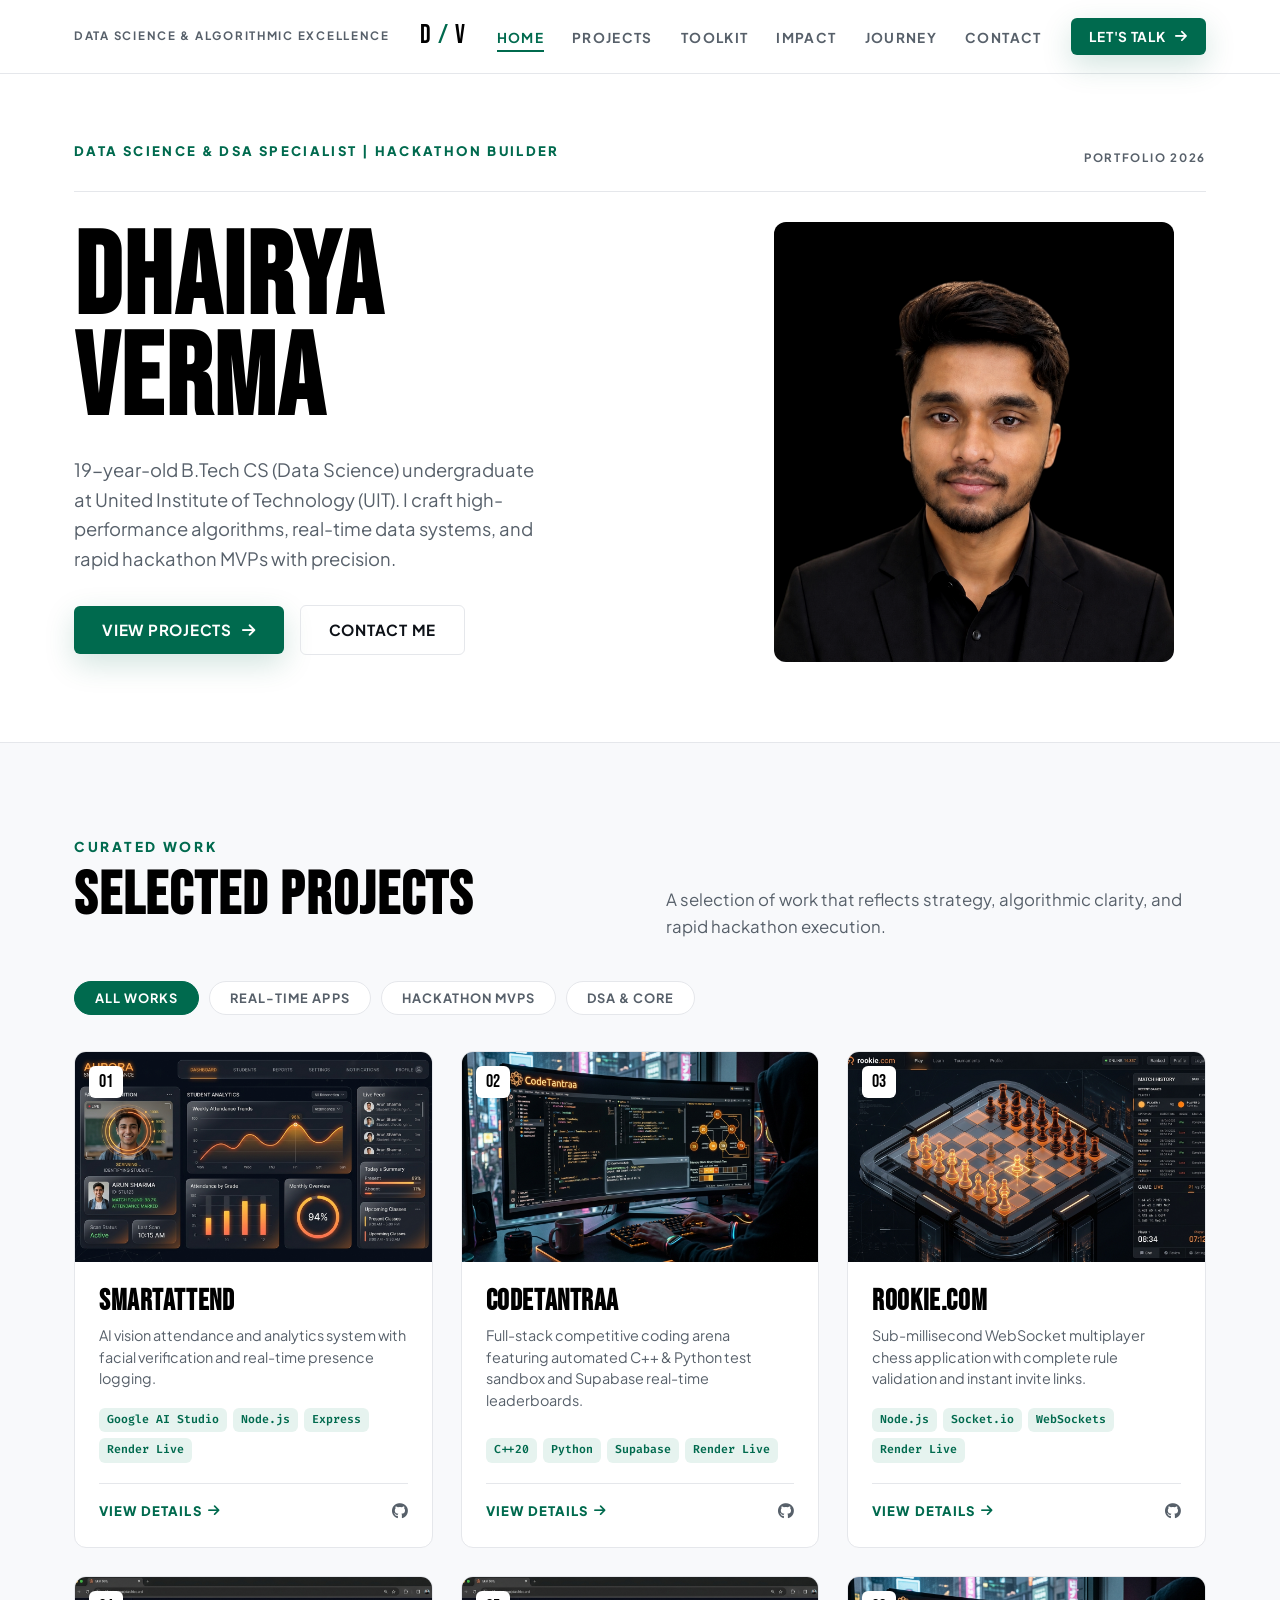
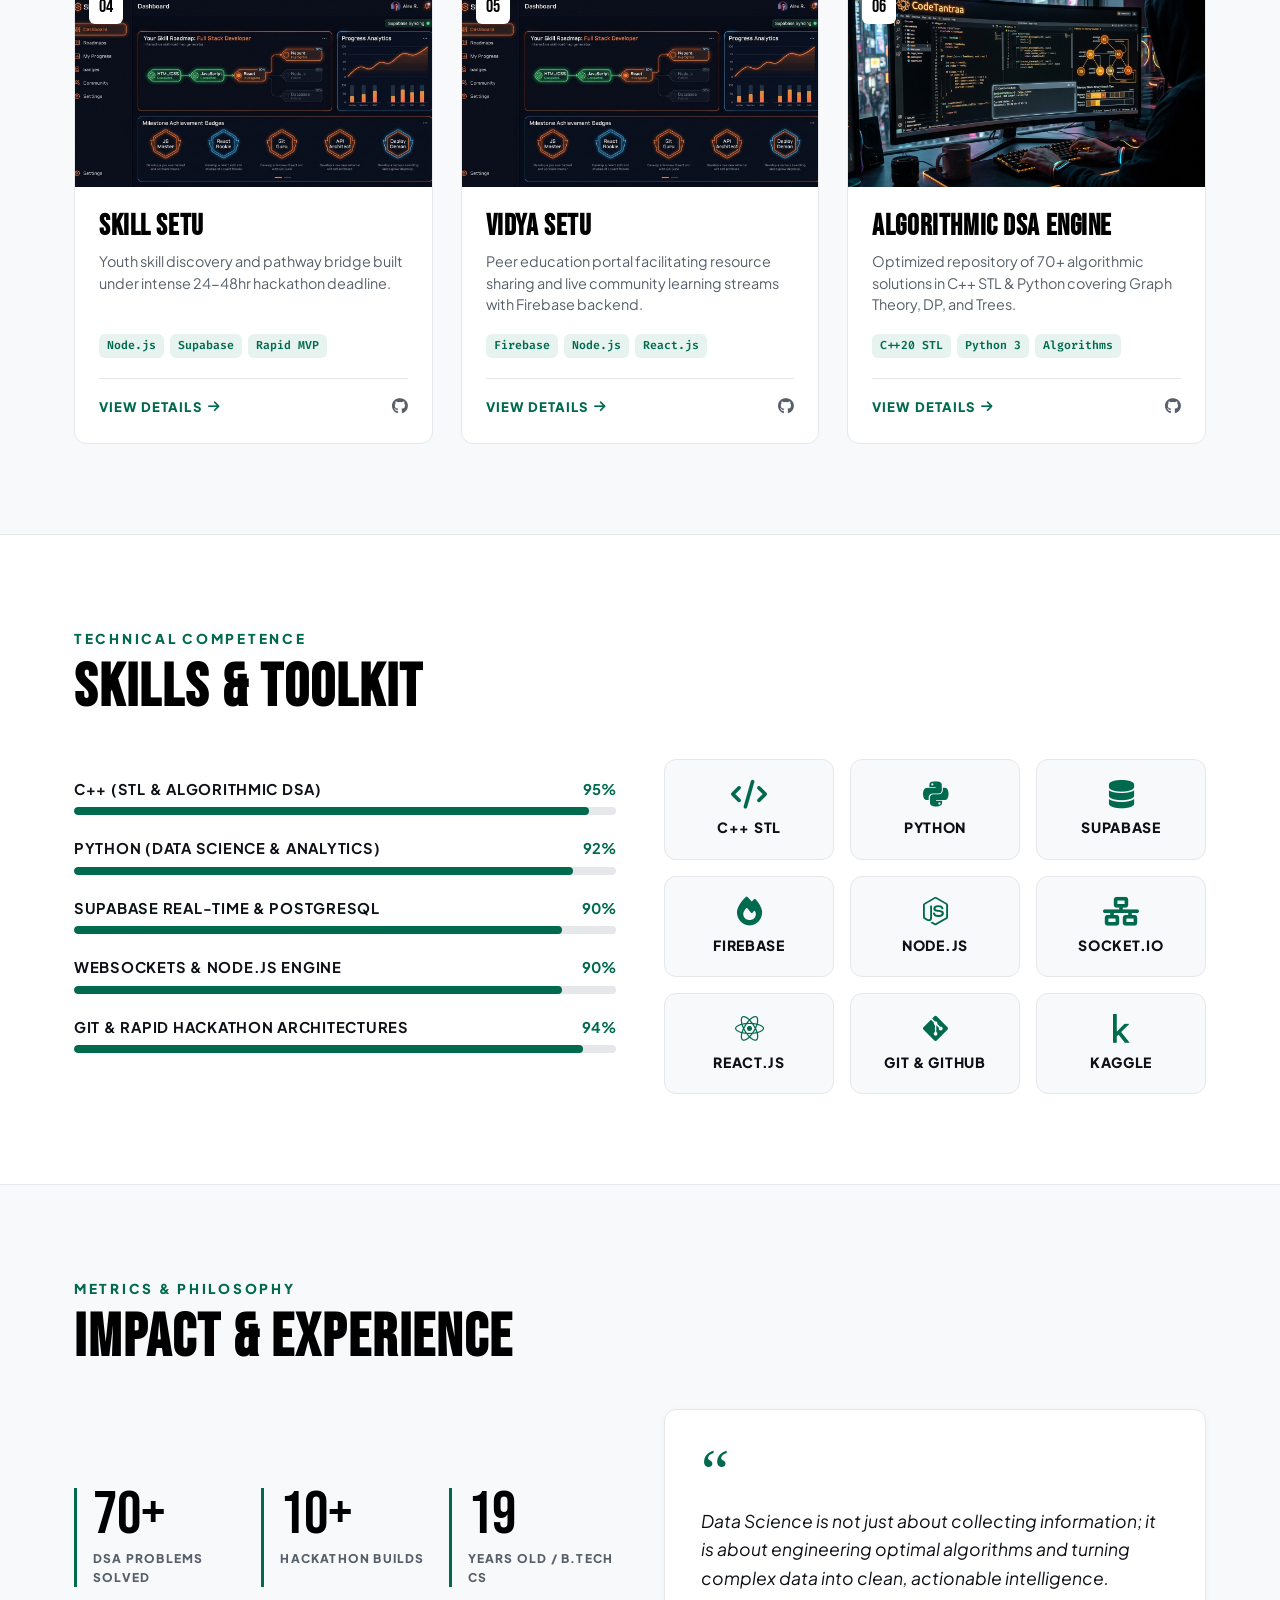
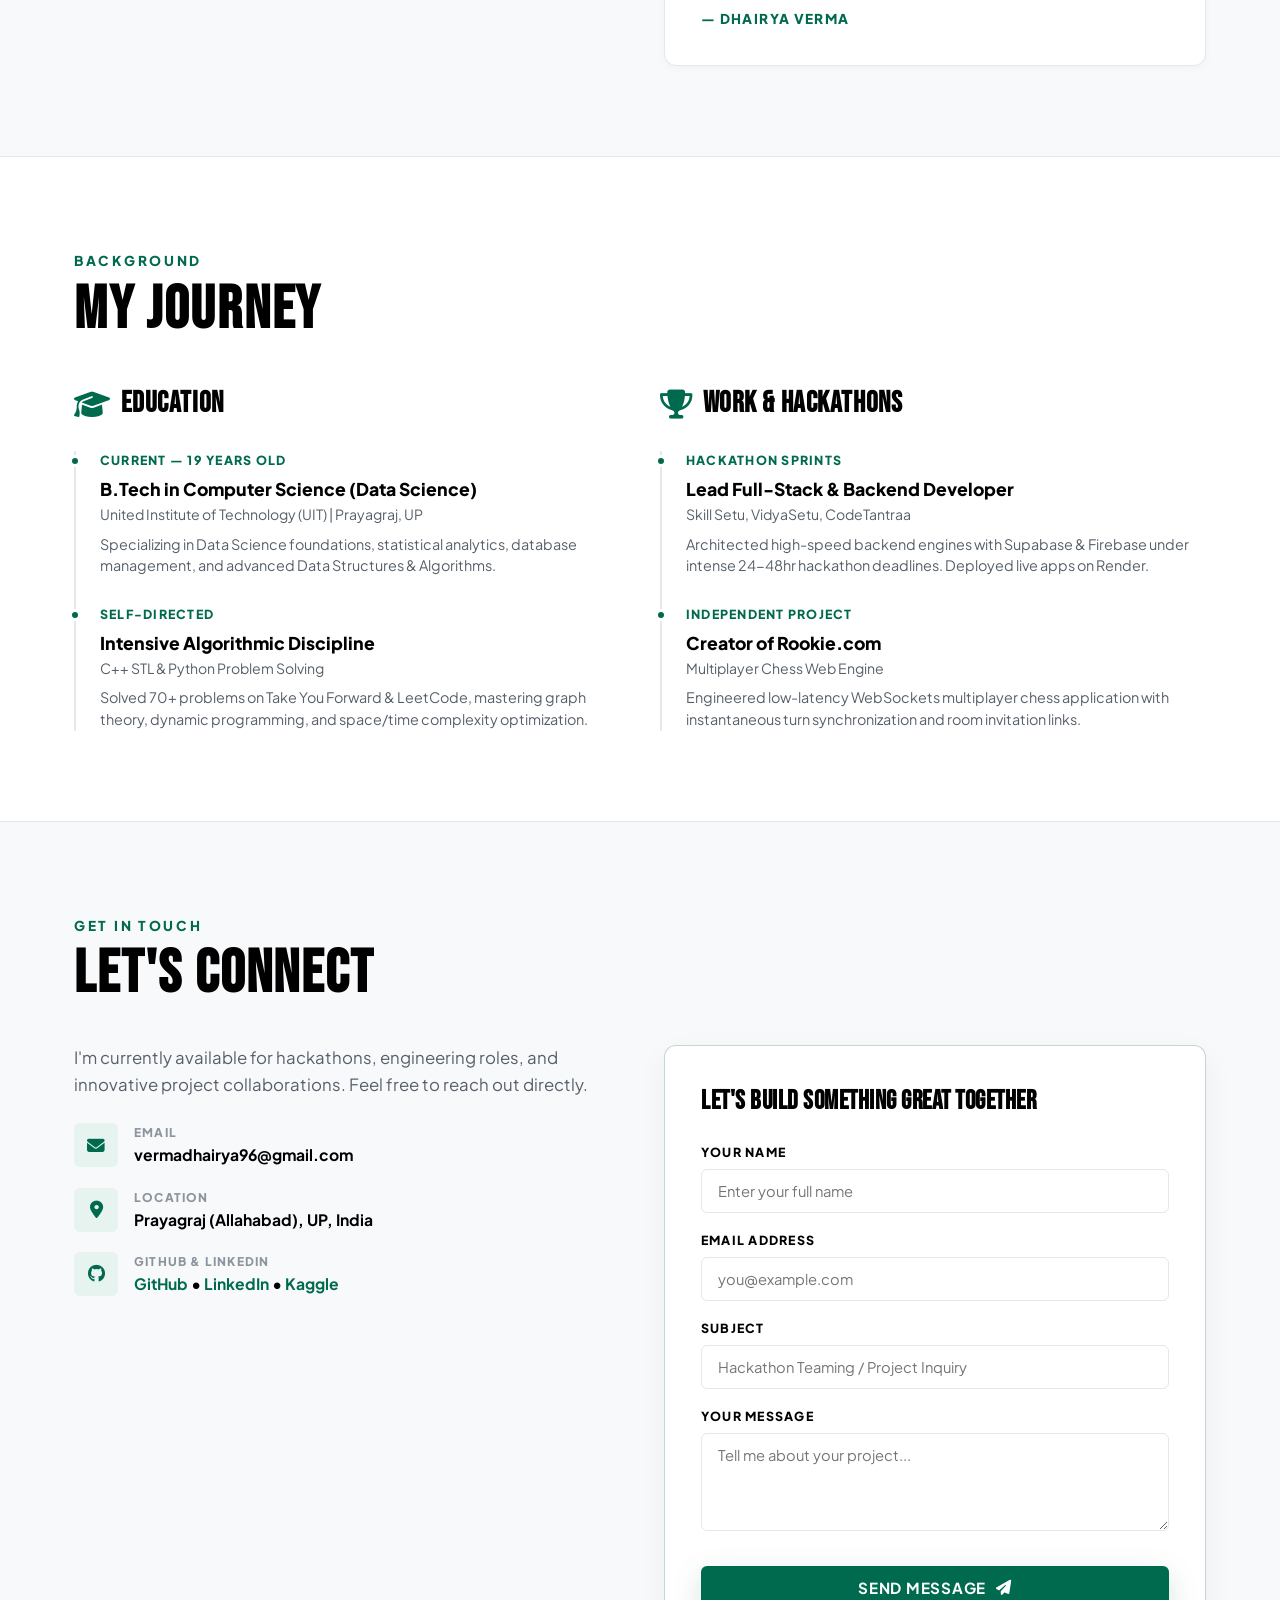
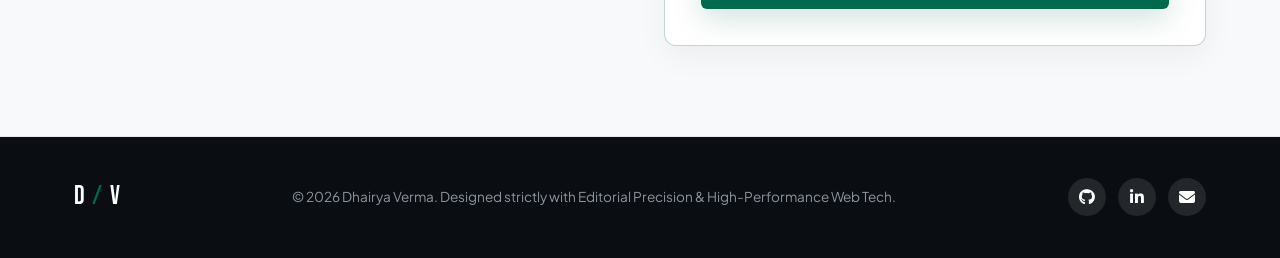
<file: portfolio_editorial.html>
<!DOCTYPE html>
<html lang="en" class="scroll-smooth">
<head>
  <meta charset="UTF-8" />
  <meta name="viewport" content="width=device-width, initial-scale=1.0" />
  <title>Dhairya Verma | Data Science & DSA Specialist | Hackathon Builder</title>
  <meta name="description" content="Official Professional Portfolio of Dhairya Verma — 19-year-old B.Tech CS (Data Science) undergraduate at United Institute of Technology, C++ & Python Specialist, and Hackathon Builder." />

  <!-- Google Fonts Imports: Bebas Neue (Tall Condensed Title), Syne (Display), Plus Jakarta Sans (Clean Body) -->
  <link rel="preconnect" href="https://fonts.googleapis.com">
  <link rel="preconnect" href="https://fonts.gstatic.com" crossorigin>
  <link href="https://fonts.googleapis.com/css2?family=Bebas+Neue&family=Fira+Code:wght@400;500;600&family=Plus+Jakarta+Sans:wght@300;400;500;600;700;800&family=Syne:wght@700;800&display=swap" rel="stylesheet">

  <!-- Font Awesome Icons CDN -->
  <link rel="stylesheet" href="https://cdnjs.cloudflare.com/ajax/libs/font-awesome/6.5.1/css/all.min.css" />

  <style>
    /* ===================================================================
       EDITORIAL HIGH-PROFESSIONAL THEME (EMERALD GREEN & CONDENSED TYPO)
       Strictly inspired by Pinterest Reference Design (Mariana Napolitani Layout)
       =================================================================== */

    :root {
      /* Palette */
      --bg-body: #ffffff;
      --bg-subtle: #f8f9fb;
      --bg-card: #ffffff;
      --bg-card-hover: #f3f4f6;
      
      --accent-emerald: #006a4e;        /* Primary Emerald Green */
      --accent-emerald-hover: #00563f;  /* Darker Emerald */
      --accent-emerald-subtle: rgba(0, 106, 78, 0.08);
      --accent-emerald-light: #e6f3ef;
      
      --text-main: #0d1117;             /* Deep Charcoal Black */
      --text-head: #000000;
      --text-muted: #57606a;            /* Slate Grey */
      --text-light: #8c959f;
      --text-white: #ffffff;
      
      --border-light: #e5e7eb;
      --border-emerald: rgba(0, 106, 78, 0.25);
      
      /* Typography */
      --font-display: 'Bebas Neue', 'Syne', sans-serif;
      --font-sans: 'Plus Jakarta Sans', system-ui, -apple-system, sans-serif;
      --font-mono: 'Fira Code', monospace;
      
      /* Shadows & Radii */
      --radius-sm: 6px;
      --radius-md: 12px;
      --radius-lg: 20px;
      --radius-full: 9999px;
      
      --shadow-sm: 0 2px 10px rgba(0, 0, 0, 0.03);
      --shadow-card: 0 10px 30px rgba(0, 0, 0, 0.05);
      --shadow-emerald: 0 10px 30px rgba(0, 106, 78, 0.18);
      
      --transition: all 0.3s cubic-bezier(0.16, 1, 0.3, 1);
    }

    *, *::before, *::after {
      box-sizing: border-box;
      margin: 0;
      padding: 0;
    }

    html {
      scroll-behavior: smooth;
      scroll-padding-top: 90px;
    }

    body {
      font-family: var(--font-sans);
      background-color: var(--bg-body);
      color: var(--text-main);
      line-height: 1.6;
      overflow-x: hidden;
      -webkit-font-smoothing: antialiased;
    }

    /* Selection */
    ::selection {
      background-color: var(--accent-emerald);
      color: var(--text-white);
    }

    /* Custom Scrollbar */
    ::-webkit-scrollbar { width: 8px; }
    ::-webkit-scrollbar-track { background: #f1f1f1; }
    ::-webkit-scrollbar-thumb { background: #c1c1c1; border-radius: 4px; }
    ::-webkit-scrollbar-thumb:hover { background: var(--accent-emerald); }

    /* Typography Utilities */
    h1, h2, h3, h4 {
      color: var(--text-head);
      letter-spacing: 0.02em;
    }

    a {
      color: inherit;
      text-decoration: none;
      transition: var(--transition);
    }

    button {
      cursor: pointer;
      border: none;
      background: none;
      font-family: inherit;
    }

    .container {
      width: 100%;
      max-width: 1180px;
      margin-left: auto;
      margin-right: auto;
      padding-left: 24px;
      padding-right: 24px;
    }

    .section-padding {
      padding-top: 90px;
      padding-bottom: 90px;
    }

    .text-emerald { color: var(--accent-emerald) !important; }
    .bg-emerald { background-color: var(--accent-emerald) !important; color: var(--text-white) !important; }

    /* Buttons */
    .btn {
      display: inline-flex;
      align-items: center;
      justify-content: center;
      gap: 10px;
      padding: 12px 28px;
      font-size: 0.95rem;
      font-weight: 700;
      letter-spacing: 0.05em;
      text-transform: uppercase;
      border-radius: var(--radius-sm);
      transition: var(--transition);
    }

    .btn-emerald {
      background: var(--accent-emerald);
      color: var(--text-white);
      box-shadow: var(--shadow-emerald);
    }
    .btn-emerald:hover {
      background: var(--accent-emerald-hover);
      transform: translateY(-2px);
      box-shadow: 0 14px 35px rgba(0, 106, 78, 0.28);
    }

    .btn-outline {
      background: transparent;
      color: var(--text-main);
      border: 1.5px solid var(--border-light);
    }
    .btn-outline:hover {
      border-color: var(--accent-emerald);
      color: var(--accent-emerald);
      background: var(--accent-emerald-subtle);
    }

    .btn-sm {
      padding: 8px 18px;
      font-size: 0.85rem;
    }

    /* Section Header Component */
    .section-label {
      font-family: var(--font-sans);
      font-size: 0.85rem;
      font-weight: 800;
      letter-spacing: 0.2em;
      text-transform: uppercase;
      color: var(--accent-emerald);
      margin-bottom: 8px;
      display: inline-block;
    }

    .section-title-editorial {
      font-family: var(--font-display);
      font-size: clamp(2.5rem, 5vw, 3.8rem);
      line-height: 1.0;
      text-transform: uppercase;
      letter-spacing: 0.03em;
      margin-bottom: 14px;
    }

    .section-sub {
      font-size: 1.05rem;
      color: var(--text-muted);
      max-width: 540px;
    }

    /* ==================== STICKY NAVIGATION ==================== */
    .header-nav {
      position: fixed;
      top: 0;
      left: 0;
      width: 100%;
      z-index: 1000;
      background: rgba(255, 255, 255, 0.95);
      backdrop-filter: blur(12px);
      border-bottom: 1px solid var(--border-light);
      padding: 16px 0;
      transition: var(--transition);
    }

    .nav-inner {
      display: flex;
      align-items: center;
      justify-content: space-between;
    }

    /* Top Left & Top Right Meta labels matching Mariana design */
    .nav-tagline {
      font-size: 0.72rem;
      font-weight: 700;
      letter-spacing: 0.15em;
      text-transform: uppercase;
      color: var(--text-muted);
    }

    /* Stacked Monogram Logo M / N style -> D / V */
    .monogram-logo {
      display: flex;
      align-items: center;
      justify-content: center;
      gap: 6px;
      font-family: var(--font-display);
      font-size: 1.6rem;
      letter-spacing: 0.05em;
      color: var(--text-head);
    }
    .monogram-logo span.slash {
      color: var(--accent-emerald);
      font-weight: 300;
    }

    .nav-links {
      display: flex;
      align-items: center;
      gap: 28px;
      list-style: none;
    }

    .nav-link {
      font-size: 0.85rem;
      font-weight: 700;
      letter-spacing: 0.1em;
      text-transform: uppercase;
      color: var(--text-muted);
      position: relative;
      padding: 4px 0;
    }

    .nav-link:hover, .nav-link.active {
      color: var(--accent-emerald);
    }
    .nav-link.active::after {
      content: '';
      position: absolute;
      bottom: -2px;
      left: 0;
      width: 100%;
      height: 2px;
      background: var(--accent-emerald);
    }

    /* ==================== HERO SECTION (MARIANA EDITORIAL STYLE) ==================== */
    .hero-section {
      padding-top: 140px;
      padding-bottom: 80px;
      background: var(--bg-body);
      position: relative;
    }

    .hero-top-meta {
      display: flex;
      justify-content: space-between;
      align-items: center;
      margin-bottom: 30px;
      border-bottom: 1px solid var(--border-light);
      padding-bottom: 14px;
    }

    .hero-grid {
      display: grid;
      grid-template-columns: 1.15fr 0.85fr;
      gap: 40px;
      align-items: center;
    }

    /* Left: Name & Intro */
    .hero-content-left {
      display: flex;
      flex-direction: column;
      align-items: flex-start;
    }

    .hero-display-name {
      font-family: var(--font-display);
      font-size: clamp(4.5rem, 9vw, 7.8rem);
      line-height: 0.88;
      text-transform: uppercase;
      letter-spacing: 0.02em;
      color: var(--text-head);
      margin-bottom: 24px;
    }

    .hero-role-badge {
      display: inline-block;
      font-size: 0.82rem;
      font-weight: 800;
      letter-spacing: 0.18em;
      text-transform: uppercase;
      color: var(--accent-emerald);
      margin-bottom: 16px;
    }

    .hero-bio-p {
      font-size: 1.15rem;
      color: var(--text-muted);
      max-width: 480px;
      line-height: 1.6;
      margin-bottom: 32px;
    }

    .hero-actions {
      display: flex;
      align-items: center;
      gap: 16px;
    }

    /* Right: Cut-out Image with Emerald Circle Graphic */
    .hero-portrait-wrapper {
      position: relative;
      width: 100%;
      max-width: 400px;
      margin: 0 auto;
      display: flex;
      justify-content: center;
      align-items: center;
    }

    /* Solid Emerald Circle behind image - Exact Pinterest match */
    .portrait-emerald-circle {
      position: absolute;
      width: 290px;
      height: 290px;
      background: var(--accent-emerald);
      border-radius: 50%;
      top: 15px;
      right: 0px;
      z-index: 1;
    }

    .portrait-image-container {
      position: relative;
      z-index: 2;
      width: 100%;
      height: 440px;
      border-radius: var(--radius-md);
      overflow: hidden;
      background: transparent;
    }

    .portrait-img {
      width: 100%;
      height: 100%;
      object-fit: cover;
      object-position: center top;
      filter: grayscale(10%) contrast(105%);
      transition: var(--transition);
    }
    .portrait-image-container:hover .portrait-img {
      filter: grayscale(0%) contrast(100%);
      transform: scale(1.02);
    }

    /* ==================== SELECTED PROJECTS SECTION ==================== */
    .projects-section {
      background: var(--bg-subtle);
      border-top: 1px solid var(--border-light);
      border-bottom: 1px solid var(--border-light);
    }

    .projects-header-row {
      display: flex;
      justify-content: space-between;
      align-items: flex-end;
      margin-bottom: 40px;
      flex-wrap: wrap;
      gap: 20px;
    }

    /* Category Filter Tabs */
    .filter-pills {
      display: flex;
      gap: 10px;
      flex-wrap: wrap;
      margin-bottom: 36px;
    }

    .filter-pill-btn {
      padding: 8px 20px;
      border-radius: var(--radius-full);
      font-size: 0.8rem;
      font-weight: 700;
      letter-spacing: 0.08em;
      text-transform: uppercase;
      border: 1px solid var(--border-light);
      background: var(--bg-card);
      color: var(--text-muted);
      transition: var(--transition);
    }
    .filter-pill-btn.active, .filter-pill-btn:hover {
      background: var(--accent-emerald);
      color: var(--text-white);
      border-color: var(--accent-emerald);
    }

    /* Project Cards Grid */
    .projects-grid {
      display: grid;
      grid-template-columns: repeat(3, 1fr);
      gap: 28px;
    }

    .project-card-editorial {
      background: var(--bg-card);
      border: 1px solid var(--border-light);
      border-radius: var(--radius-md);
      overflow: hidden;
      transition: var(--transition);
      display: flex;
      flex-direction: column;
    }

    .project-card-editorial:hover {
      transform: translateY(-5px);
      box-shadow: var(--shadow-card);
      border-color: var(--border-emerald);
    }

    .project-card-image-wrap {
      position: relative;
      width: 100%;
      height: 210px;
      background: #0d1117;
      overflow: hidden;
    }

    .project-card-img {
      width: 100%;
      height: 100%;
      object-fit: cover;
      transition: transform 0.5s ease;
    }
    .project-card-editorial:hover .project-card-img {
      transform: scale(1.06);
    }

    .project-num-badge {
      position: absolute;
      top: 14px;
      left: 14px;
      background: var(--bg-body);
      color: var(--text-head);
      font-family: var(--font-display);
      font-size: 1.1rem;
      padding: 2px 10px;
      border-radius: var(--radius-sm);
      box-shadow: var(--shadow-sm);
    }

    .project-card-body {
      padding: 24px;
      display: flex;
      flex-direction: column;
      flex-grow: 1;
    }

    .project-card-title {
      font-family: var(--font-display);
      font-size: 1.8rem;
      line-height: 1.1;
      text-transform: uppercase;
      margin-bottom: 8px;
      color: var(--text-head);
    }

    .project-card-desc {
      font-size: 0.9rem;
      color: var(--text-muted);
      line-height: 1.5;
      margin-bottom: 18px;
      flex-grow: 1;
    }

    .project-card-tags {
      display: flex;
      flex-wrap: wrap;
      gap: 6px;
      margin-bottom: 20px;
    }

    .project-tag {
      font-family: var(--font-mono);
      font-size: 0.72rem;
      padding: 3px 8px;
      background: var(--accent-emerald-light);
      color: var(--accent-emerald);
      border-radius: var(--radius-sm);
      font-weight: 600;
    }

    .project-card-footer {
      display: flex;
      align-items: center;
      justify-content: space-between;
      padding-top: 14px;
      border-top: 1px solid var(--border-light);
    }

    .project-link-action {
      font-size: 0.82rem;
      font-weight: 800;
      letter-spacing: 0.08em;
      text-transform: uppercase;
      color: var(--accent-emerald);
      display: inline-flex;
      align-items: center;
      gap: 6px;
    }
    .project-link-action:hover {
      gap: 10px;
    }

    /* ==================== SKILLS & TOOLKIT SECTION ==================== */
    .skills-grid {
      display: grid;
      grid-template-columns: 1fr 1fr;
      gap: 48px;
      align-items: center;
      margin-top: 40px;
    }

    .skill-bar-item {
      margin-bottom: 22px;
    }

    .skill-bar-header {
      display: flex;
      justify-content: space-between;
      margin-bottom: 6px;
      font-size: 0.92rem;
      font-weight: 700;
    }

    .skill-bar-name {
      text-transform: uppercase;
      letter-spacing: 0.05em;
    }

    .skill-bar-percent {
      color: var(--accent-emerald);
    }

    .skill-track {
      width: 100%;
      height: 8px;
      background: var(--border-light);
      border-radius: var(--radius-full);
      overflow: hidden;
    }

    .skill-fill {
      height: 100%;
      background: var(--accent-emerald);
      border-radius: var(--radius-full);
      transition: width 1s ease-in-out;
    }

    /* Toolkit Cards Grid */
    .toolkit-cards-wrap {
      display: grid;
      grid-template-columns: repeat(3, 1fr);
      gap: 16px;
    }

    .tool-box-card {
      padding: 20px 16px;
      background: var(--bg-subtle);
      border: 1px solid var(--border-light);
      border-radius: var(--radius-md);
      text-align: center;
      transition: var(--transition);
    }

    .tool-box-card:hover {
      border-color: var(--accent-emerald);
      transform: translateY(-3px);
      background: var(--bg-card);
      box-shadow: var(--shadow-sm);
    }

    .tool-box-icon {
      font-size: 1.8rem;
      color: var(--accent-emerald);
      margin-bottom: 8px;
    }

    .tool-box-name {
      font-size: 0.88rem;
      font-weight: 800;
      text-transform: uppercase;
      letter-spacing: 0.05em;
    }

    /* ==================== IMPACT & EXPERIENCE SECTION ==================== */
    .impact-section {
      background: var(--bg-subtle);
      border-top: 1px solid var(--border-light);
      border-bottom: 1px solid var(--border-light);
    }

    .impact-grid {
      display: grid;
      grid-template-columns: 1fr 1fr;
      gap: 48px;
      align-items: center;
      margin-top: 40px;
    }

    /* Stats 3 columns */
    .stats-row {
      display: grid;
      grid-template-columns: repeat(3, 1fr);
      gap: 20px;
    }

    .stat-box-editorial {
      border-left: 3px solid var(--accent-emerald);
      padding-left: 16px;
    }

    .stat-number-big {
      font-family: var(--font-display);
      font-size: 3.8rem;
      line-height: 0.9;
      color: var(--text-head);
    }

    .stat-label-sub {
      font-size: 0.75rem;
      font-weight: 800;
      letter-spacing: 0.1em;
      text-transform: uppercase;
      color: var(--text-muted);
      margin-top: 6px;
    }

    /* Quote Box */
    .quote-box-editorial {
      background: var(--bg-card);
      border: 1px solid var(--border-light);
      border-radius: var(--radius-md);
      padding: 36px;
      position: relative;
      box-shadow: var(--shadow-sm);
    }

    .quote-mark {
      font-family: serif;
      font-size: 4rem;
      line-height: 0.8;
      color: var(--accent-emerald);
      margin-bottom: 10px;
    }

    .quote-text-editorial {
      font-size: 1.1rem;
      font-style: italic;
      color: var(--text-main);
      line-height: 1.6;
      margin-bottom: 16px;
    }

    .quote-author {
      font-size: 0.85rem;
      font-weight: 800;
      letter-spacing: 0.1em;
      text-transform: uppercase;
      color: var(--accent-emerald);
    }

    /* ==================== ACADEMIC & WORK JOURNEY ==================== */
    .journey-timeline {
      display: grid;
      grid-template-columns: 1fr 1fr;
      gap: 40px;
      margin-top: 40px;
    }

    .timeline-col-title {
      font-family: var(--font-display);
      font-size: 1.8rem;
      text-transform: uppercase;
      margin-bottom: 24px;
      display: flex;
      align-items: center;
      gap: 10px;
    }

    .timeline-list {
      border-left: 2px solid var(--border-light);
      padding-left: 24px;
      display: flex;
      flex-direction: column;
      gap: 28px;
    }

    .timeline-card-item {
      position: relative;
    }

    .timeline-card-item::before {
      content: '';
      position: absolute;
      left: -31px;
      top: 4px;
      width: 12px;
      height: 12px;
      border-radius: 50%;
      background: var(--accent-emerald);
      border: 3px solid var(--bg-body);
    }

    .timeline-date {
      font-size: 0.78rem;
      font-weight: 800;
      letter-spacing: 0.1em;
      text-transform: uppercase;
      color: var(--accent-emerald);
      margin-bottom: 4px;
    }

    .timeline-heading {
      font-size: 1.1rem;
      font-weight: 800;
      color: var(--text-head);
    }

    .timeline-subhead {
      font-size: 0.88rem;
      color: var(--text-muted);
      margin-bottom: 8px;
    }

    .timeline-body-text {
      font-size: 0.9rem;
      color: var(--text-muted);
      line-height: 1.5;
    }

    /* ==================== LET'S CONNECT SECTION ==================== */
    .connect-section {
      background: var(--bg-subtle);
      border-top: 1px solid var(--border-light);
    }

    .connect-grid {
      display: grid;
      grid-template-columns: 1fr 1fr;
      gap: 48px;
      margin-top: 40px;
      align-items: start;
    }

    .contact-info-list {
      display: flex;
      flex-direction: column;
      gap: 20px;
      margin-top: 24px;
    }

    .contact-info-item {
      display: flex;
      align-items: center;
      gap: 16px;
    }

    .contact-icon-sq {
      width: 44px;
      height: 44px;
      border-radius: var(--radius-sm);
      background: var(--accent-emerald-light);
      color: var(--accent-emerald);
      display: flex;
      align-items: center;
      justify-content: center;
      font-size: 1.1rem;
    }

    .contact-item-label {
      font-size: 0.75rem;
      font-weight: 800;
      letter-spacing: 0.1em;
      text-transform: uppercase;
      color: var(--text-light);
    }

    .contact-item-val {
      font-size: 0.98rem;
      font-weight: 700;
      color: var(--text-head);
    }

    /* Right Contact Box */
    .contact-form-box {
      background: var(--bg-card);
      border: 1px solid var(--border-emerald);
      border-radius: var(--radius-md);
      padding: 36px;
      box-shadow: var(--shadow-card);
    }

    .form-group-ed {
      margin-bottom: 18px;
    }

    .form-group-ed label {
      display: block;
      font-size: 0.78rem;
      font-weight: 800;
      letter-spacing: 0.1em;
      text-transform: uppercase;
      color: var(--text-head);
      margin-bottom: 6px;
    }

    .form-input-ed {
      width: 100%;
      padding: 12px 16px;
      border: 1.5px solid var(--border-light);
      border-radius: var(--radius-sm);
      font-size: 0.92rem;
      font-family: var(--font-sans);
      outline: none;
      transition: var(--transition);
    }

    .form-input-ed:focus {
      border-color: var(--accent-emerald);
      box-shadow: 0 0 0 3px var(--accent-emerald-subtle);
    }

    /* Footer */
    .site-footer-ed {
      background: #0a0d12;
      color: #ffffff;
      padding: 40px 0;
      border-top: 1px solid var(--border-light);
    }

    .footer-flex {
      display: flex;
      align-items: center;
      justify-content: space-between;
      flex-wrap: wrap;
      gap: 20px;
    }

    .footer-copy {
      font-size: 0.85rem;
      color: #8c959f;
    }

    .social-links-row {
      display: flex;
      gap: 12px;
    }

    .social-icon-btn {
      width: 38px;
      height: 38px;
      border-radius: 50%;
      background: rgba(255, 255, 255, 0.1);
      color: #ffffff;
      display: flex;
      align-items: center;
      justify-content: center;
      font-size: 1rem;
      transition: var(--transition);
    }
    .social-icon-btn:hover {
      background: var(--accent-emerald);
      transform: translateY(-2px);
    }

    /* Modal Overlay */
    .modal-overlay {
      position: fixed;
      inset: 0;
      background: rgba(0, 0, 0, 0.7);
      backdrop-filter: blur(6px);
      z-index: 2000;
      display: flex;
      align-items: center;
      justify-content: center;
      padding: 24px;
      opacity: 0;
      pointer-events: none;
      transition: var(--transition);
    }
    .modal-overlay.open {
      opacity: 1;
      pointer-events: auto;
    }
    .modal-box-ed {
      background: var(--bg-card);
      width: 100%;
      max-width: 650px;
      max-height: 90vh;
      overflow-y: auto;
      border-radius: var(--radius-md);
      padding: 32px;
      position: relative;
    }
    .modal-close-btn {
      position: absolute;
      top: 16px;
      right: 16px;
      font-size: 1.2rem;
      color: var(--text-muted);
    }
    .modal-close-btn:hover { color: var(--accent-emerald); }

    /* Toast */
    .toast-popup {
      position: fixed;
      bottom: 24px;
      right: 24px;
      z-index: 3000;
      background: var(--accent-emerald);
      color: white;
      padding: 14px 24px;
      border-radius: var(--radius-sm);
      box-shadow: 0 10px 25px rgba(0, 106, 78, 0.3);
      font-weight: 700;
      font-size: 0.9rem;
      display: flex;
      align-items: center;
      gap: 10px;
    }

    /* Responsive Queries */
    @media (max-width: 992px) {
      .hero-grid, .skills-grid, .impact-grid, .journey-timeline, .connect-grid {
        grid-template-columns: 1fr;
      }
      .projects-grid { grid-template-columns: repeat(2, 1fr); }
      .hero-portrait-wrapper { margin-top: 30px; }
      .portrait-emerald-circle { right: 50%; transform: translateX(50%); }
    }
    @media (max-width: 640px) {
      .projects-grid, .toolkit-cards-wrap { grid-template-columns: 1fr; }
      .stats-row { grid-template-columns: 1fr; gap: 24px; }
      .nav-links { display: none; }
    }
  </style>
</head>
<body>

  <!-- Toast Notification Container -->
  <div id="toast-container"></div>

  <!-- ==================== HEADER / NAVIGATION ==================== -->
  <header class="header-nav" id="navbar">
    <div class="container nav-inner">
      <div class="nav-tagline">
        DATA SCIENCE & ALGORITHMIC EXCELLENCE
      </div>

      <a href="#home" class="monogram-logo">
        D<span class="slash">/</span>V
      </a>

      <nav>
        <ul class="nav-links">
          <li><a href="#home" class="nav-link active">Home</a></li>
          <li><a href="#projects" class="nav-link">Projects</a></li>
          <li><a href="#skills" class="nav-link">Toolkit</a></li>
          <li><a href="#impact" class="nav-link">Impact</a></li>
          <li><a href="#journey" class="nav-link">Journey</a></li>
          <li><a href="#connect" class="nav-link">Contact</a></li>
        </ul>
      </nav>

      <a href="#connect" class="btn btn-emerald btn-sm">
        <span>Let's Talk</span>
        <i class="fas fa-arrow-right"></i>
      </a>
    </div>
  </header>

  <!-- ==================== HERO SECTION ==================== -->
  <section id="home" class="hero-section">
    <div class="container">
      
      <div class="hero-top-meta">
        <span class="hero-role-badge">DATA SCIENCE & DSA SPECIALIST | HACKATHON BUILDER</span>
        <span class="nav-tagline">PORTFOLIO 2026</span>
      </div>

      <div class="hero-grid">
        
        <!-- Left: Main Display Name & Bio -->
        <div class="hero-content-left">
          <h1 class="hero-display-name">
            DHAIRYA<br>VERMA
          </h1>

          <p class="hero-bio-p">
            19-year-old B.Tech CS (Data Science) undergraduate at United Institute of Technology (UIT). I craft high-performance algorithms, real-time data systems, and rapid hackathon MVPs with precision.
          </p>

          <div class="hero-actions">
            <a href="#projects" class="btn btn-emerald">
              <span>View Projects</span>
              <i class="fas fa-arrow-right"></i>
            </a>
            <a href="#connect" class="btn btn-outline">
              <span>Contact Me</span>
            </a>
          </div>
        </div>

        <!-- Right: Cut-out Portrait with Solid Emerald Circle Graphic (Pinterest Mariana Match) -->
        <div class="hero-portrait-wrapper">
          <div class="portrait-emerald-circle"></div>
          <div class="portrait-image-container">
            <img src="profile.png" alt="Dhairya Verma" class="portrait-img" />
          </div>
        </div>

      </div>

    </div>
  </section>

  <!-- ==================== SELECTED PROJECTS ==================== -->
  <section id="projects" class="section-padding projects-section">
    <div class="container">
      
      <div class="projects-header-row">
        <div>
          <span class="section-label">CURATED WORK</span>
          <h2 class="section-title-editorial">SELECTED PROJECTS</h2>
        </div>
        <p class="section-sub">
          A selection of work that reflects strategy, algorithmic clarity, and rapid hackathon execution.
        </p>
      </div>

      <!-- Filter Pills -->
      <div class="filter-pills">
        <button class="filter-pill-btn active" data-filter="all">All Works</button>
        <button class="filter-pill-btn" data-filter="realtime">Real-Time Apps</button>
        <button class="filter-pill-btn" data-filter="hackathon">Hackathon MVPs</button>
        <button class="filter-pill-btn" data-filter="dsa">DSA & Core</button>
      </div>

      <!-- Projects Grid -->
      <div class="projects-grid" id="projects-grid-container">
        <!-- Injected dynamically via JS -->
      </div>

    </div>
  </section>

  <!-- ==================== SKILLS & TOOLKIT ==================== -->
  <section id="skills" class="section-padding">
    <div class="container">
      
      <span class="section-label">TECHNICAL COMPETENCE</span>
      <h2 class="section-title-editorial">SKILLS & TOOLKIT</h2>

      <div class="skills-grid">
        
        <!-- Left: Progress Bars -->
        <div>
          <div class="skill-bar-item">
            <div class="skill-bar-header">
              <span class="skill-bar-name">C++ (STL & Algorithmic DSA)</span>
              <span class="skill-bar-percent">95%</span>
            </div>
            <div class="skill-track"><div class="skill-fill" style="width: 95%;"></div></div>
          </div>

          <div class="skill-bar-item">
            <div class="skill-bar-header">
              <span class="skill-bar-name">Python (Data Science & Analytics)</span>
              <span class="skill-bar-percent">92%</span>
            </div>
            <div class="skill-track"><div class="skill-fill" style="width: 92%;"></div></div>
          </div>

          <div class="skill-bar-item">
            <div class="skill-bar-header">
              <span class="skill-bar-name">Supabase Real-Time & PostgreSQL</span>
              <span class="skill-bar-percent">90%</span>
            </div>
            <div class="skill-track"><div class="skill-fill" style="width: 90%;"></div></div>
          </div>

          <div class="skill-bar-item">
            <div class="skill-bar-header">
              <span class="skill-bar-name">WebSockets & Node.js Engine</span>
              <span class="skill-bar-percent">90%</span>
            </div>
            <div class="skill-track"><div class="skill-fill" style="width: 90%;"></div></div>
          </div>

          <div class="skill-bar-item">
            <div class="skill-bar-header">
              <span class="skill-bar-name">Git & Rapid Hackathon Architectures</span>
              <span class="skill-bar-percent">94%</span>
            </div>
            <div class="skill-track"><div class="skill-fill" style="width: 94%;"></div></div>
          </div>
        </div>

        <!-- Right: Toolkit Grid Cards -->
        <div class="toolkit-cards-wrap">
          
          <div class="tool-box-card">
            <i class="fas fa-code tool-box-icon"></i>
            <div class="tool-box-name">C++ STL</div>
          </div>

          <div class="tool-box-card">
            <i class="fab fa-python tool-box-icon"></i>
            <div class="tool-box-name">Python</div>
          </div>

          <div class="tool-box-card">
            <i class="fas fa-database tool-box-icon"></i>
            <div class="tool-box-name">Supabase</div>
          </div>

          <div class="tool-box-card">
            <i class="fas fa-fire tool-box-icon"></i>
            <div class="tool-box-name">Firebase</div>
          </div>

          <div class="tool-box-card">
            <i class="fab fa-node-js tool-box-icon"></i>
            <div class="tool-box-name">Node.js</div>
          </div>

          <div class="tool-box-card">
            <i class="fas fa-network-wired tool-box-icon"></i>
            <div class="tool-box-name">Socket.io</div>
          </div>

          <div class="tool-box-card">
            <i class="fab fa-react tool-box-icon"></i>
            <div class="tool-box-name">React.js</div>
          </div>

          <div class="tool-box-card">
            <i class="fab fa-git-alt tool-box-icon"></i>
            <div class="tool-box-name">Git & GitHub</div>
          </div>

          <div class="tool-box-card">
            <i class="fab fa-kaggle tool-box-icon"></i>
            <div class="tool-box-name">Kaggle</div>
          </div>

        </div>

      </div>

    </div>
  </section>

  <!-- ==================== IMPACT & EXPERIENCE ==================== -->
  <section id="impact" class="section-padding impact-section">
    <div class="container">
      
      <span class="section-label">METRICS & PHILOSOPHY</span>
      <h2 class="section-title-editorial">IMPACT & EXPERIENCE</h2>

      <div class="impact-grid">
        
        <!-- Left Stats -->
        <div class="stats-row">
          <div class="stat-box-editorial">
            <div class="stat-number-big">70+</div>
            <div class="stat-label-sub">DSA Problems Solved</div>
          </div>

          <div class="stat-box-editorial">
            <div class="stat-number-big">10+</div>
            <div class="stat-label-sub">Hackathon Builds</div>
          </div>

          <div class="stat-box-editorial">
            <div class="stat-number-big">19</div>
            <div class="stat-label-sub">Years Old / B.Tech CS</div>
          </div>
        </div>

        <!-- Right Quote Box -->
        <div class="quote-box-editorial">
          <div class="quote-mark">“</div>
          <p class="quote-text-editorial">
            Data Science is not just about collecting information; it is about engineering optimal algorithms and turning complex data into clean, actionable intelligence.
          </p>
          <div class="quote-author">— DHAIRYA VERMA</div>
        </div>

      </div>

    </div>
  </section>

  <!-- ==================== ACADEMIC & WORK JOURNEY ==================== -->
  <section id="journey" class="section-padding">
    <div class="container">
      
      <span class="section-label">BACKGROUND</span>
      <h2 class="section-title-editorial">MY JOURNEY</h2>

      <div class="journey-timeline">
        
        <!-- Education Col -->
        <div>
          <h3 class="timeline-col-title">
            <i class="fas fa-graduation-cap text-emerald"></i>
            EDUCATION
          </h3>

          <div class="timeline-list">
            
            <div class="timeline-card-item">
              <div class="timeline-date">CURRENT — 19 YEARS OLD</div>
              <div class="timeline-heading">B.Tech in Computer Science (Data Science)</div>
              <div class="timeline-subhead">United Institute of Technology (UIT) | Prayagraj, UP</div>
              <p class="timeline-body-text">
                Specializing in Data Science foundations, statistical analytics, database management, and advanced Data Structures & Algorithms.
              </p>
            </div>

            <div class="timeline-card-item">
              <div class="timeline-date">SELF-DIRECTED</div>
              <div class="timeline-heading">Intensive Algorithmic Discipline</div>
              <div class="timeline-subhead">C++ STL & Python Problem Solving</div>
              <p class="timeline-body-text">
                Solved 70+ problems on Take You Forward & LeetCode, mastering graph theory, dynamic programming, and space/time complexity optimization.
              </p>
            </div>

          </div>
        </div>

        <!-- Experience Col -->
        <div>
          <h3 class="timeline-col-title">
            <i class="fas fa-trophy text-emerald"></i>
            WORK & HACKATHONS
          </h3>

          <div class="timeline-list">
            
            <div class="timeline-card-item">
              <div class="timeline-date">HACKATHON SPRINTS</div>
              <div class="timeline-heading">Lead Full-Stack & Backend Developer</div>
              <div class="timeline-subhead">Skill Setu, VidyaSetu, CodeTantraa</div>
              <p class="timeline-body-text">
                Architected high-speed backend engines with Supabase & Firebase under intense 24-48hr hackathon deadlines. Deployed live apps on Render.
              </p>
            </div>

            <div class="timeline-card-item">
              <div class="timeline-date">INDEPENDENT PROJECT</div>
              <div class="timeline-heading">Creator of Rookie.com</div>
              <div class="timeline-subhead">Multiplayer Chess Web Engine</div>
              <p class="timeline-body-text">
                Engineered low-latency WebSockets multiplayer chess application with instantaneous turn synchronization and room invitation links.
              </p>
            </div>

          </div>
        </div>

      </div>

    </div>
  </section>

  <!-- ==================== LET'S CONNECT ==================== -->
  <section id="connect" class="section-padding connect-section">
    <div class="container">
      
      <span class="section-label">GET IN TOUCH</span>
      <h2 class="section-title-editorial">LET'S CONNECT</h2>

      <div class="connect-grid">
        
        <!-- Left Contact Info -->
        <div>
          <p class="section-sub">
            I'm currently available for hackathons, engineering roles, and innovative project collaborations. Feel free to reach out directly.
          </p>

          <div class="contact-info-list">
            
            <div class="contact-info-item">
              <div class="contact-icon-sq"><i class="fas fa-envelope"></i></div>
              <div>
                <div class="contact-item-label">EMAIL</div>
                <a href="mailto:vermadhairya96@gmail.com" class="contact-item-val">vermadhairya96@gmail.com</a>
              </div>
            </div>

            <div class="contact-info-item">
              <div class="contact-icon-sq"><i class="fas fa-map-marker-alt"></i></div>
              <div>
                <div class="contact-item-label">LOCATION</div>
                <div class="contact-item-val">Prayagraj (Allahabad), UP, India</div>
              </div>
            </div>

            <div class="contact-info-item">
              <div class="contact-icon-sq"><i class="fab fa-github"></i></div>
              <div>
                <div class="contact-item-label">GITHUB & LINKEDIN</div>
                <div class="contact-item-val">
                  <a href="https://github.com/DhairyaVerma7" target="_blank" style="color:var(--accent-emerald);">GitHub</a> • 
                  <a href="https://www.linkedin.com/in/dhairya-verma-89639b35b/" target="_blank" style="color:var(--accent-emerald);">LinkedIn</a> • 
                  <a href="https://www.kaggle.com/dhairyaverma07" target="_blank" style="color:var(--accent-emerald);">Kaggle</a>
                </div>
              </div>
            </div>

          </div>
        </div>

        <!-- Right Contact Form Box -->
        <div class="contact-form-box">
          <h3 style="font-family:var(--font-display); font-size:1.6rem; text-transform:uppercase; margin-bottom:20px; color:var(--text-head);">
            LET'S BUILD SOMETHING GREAT TOGETHER
          </h3>

          <form id="editorial-form">
            <div class="form-group-ed">
              <label>YOUR NAME</label>
              <input type="text" id="form-name" class="form-input-ed" placeholder="Enter your full name" required />
            </div>

            <div class="form-group-ed">
              <label>EMAIL ADDRESS</label>
              <input type="email" id="form-email" class="form-input-ed" placeholder="you@example.com" required />
            </div>

            <div class="form-group-ed">
              <label>SUBJECT</label>
              <input type="text" id="form-subject" class="form-input-ed" placeholder="Hackathon Teaming / Project Inquiry" required />
            </div>

            <div class="form-group-ed">
              <label>YOUR MESSAGE</label>
              <textarea id="form-message" class="form-input-ed" rows="4" placeholder="Tell me about your project..." required></textarea>
            </div>

            <button type="submit" class="btn btn-emerald w-full" style="width:100%; margin-top:10px;">
              <span>SEND MESSAGE</span>
              <i class="fas fa-paper-plane"></i>
            </button>
          </form>
        </div>

      </div>

    </div>
  </section>

  <!-- ==================== FOOTER ==================== -->
  <footer class="site-footer-ed">
    <div class="container footer-flex">
      <a href="#home" class="monogram-logo" style="color:white;">
        D<span class="slash">/</span>V
      </a>

      <div class="footer-copy">
        © 2026 Dhairya Verma. Designed strictly with Editorial Precision & High-Performance Web Tech.
      </div>

      <div class="social-links-row">
        <a href="https://github.com/DhairyaVerma7" target="_blank" class="social-icon-btn" title="GitHub"><i class="fab fa-github"></i></a>
        <a href="https://www.linkedin.com/in/dhairya-verma-89639b35b/" target="_blank" class="social-icon-btn" title="LinkedIn"><i class="fab fa-linkedin-in"></i></a>
        <a href="mailto:vermadhairya96@gmail.com" class="social-icon-btn" title="Email"><i class="fas fa-envelope"></i></a>
      </div>
    </div>
  </footer>

  <!-- ==================== PROJECT MODAL ==================== -->
  <div class="modal-overlay" id="project-modal">
    <div class="modal-box-ed">
      <button class="modal-close-btn" id="modal-close"><i class="fas fa-times"></i></button>
      <div id="modal-content"></div>
    </div>
  </div>

  <!-- ==================== JAVASCRIPT ==================== -->
  <script>
    document.addEventListener('DOMContentLoaded', function() {

      // Project Data
      const projects = [
        {
          id: "smartattend",
          num: "01",
          title: "SMARTATTEND",
          category: "realtime",
          image: "smartattend.jpg",
          summary: "AI vision attendance and analytics system with facial verification and real-time presence logging.",
          tags: ["Google AI Studio", "Node.js", "Express", "Render Live"],
          github: "https://github.com/DhairyaVerma7",
          live: "https://smartattendence-o7on.onrender.com",
          details: "SmartAttend is an AI-powered attendance tracking platform built to automate classroom management using AI facial verification and real-time report exports."
        },
        {
          id: "codetantraa",
          num: "02",
          title: "CODETANTRAA",
          category: "hackathon",
          image: "codetantraa.jpg",
          summary: "Full-stack competitive coding arena featuring automated C++ & Python test sandbox and Supabase real-time leaderboards.",
          tags: ["C++20", "Python", "Supabase", "Render Live"],
          github: "https://github.com/DhairyaVerma7",
          live: "https://codetantraa.onrender.com",
          details: "CodeTantraa combines competitive coding sandbox execution with real-time contest leaderboards powered by Supabase channels."
        },
        {
          id: "rookie",
          num: "03",
          title: "ROOKIE.COM",
          category: "realtime",
          image: "rookie.jpg",
          summary: "Sub-millisecond WebSocket multiplayer chess application with complete rule validation and instant invite links.",
          tags: ["Node.js", "Socket.io", "WebSockets", "Render Live"],
          github: "https://github.com/DhairyaVerma7",
          live: "https://rookie-com.onrender.com",
          details: "A real-time multiplayer chess web app leveraging low-latency WebSockets for instant player pairing and turn-by-turn move validation."
        },
        {
          id: "skillsetu",
          num: "04",
          title: "SKILL SETU",
          category: "hackathon",
          image: "skillsetu.jpg",
          summary: "Youth skill discovery and pathway bridge built under intense 24-48hr hackathon deadline.",
          tags: ["Node.js", "Supabase", "Rapid MVP"],
          github: "https://github.com/DhairyaVerma7",
          live: "https://github.com/DhairyaVerma7",
          details: "Skill Setu solves skill discovery gaps during competitive hackathons using real-time progress subscriptions and REST endpoints."
        },
        {
          id: "vidyasetu",
          num: "05",
          title: "VIDYA SETU",
          category: "hackathon",
          image: "skillsetu.jpg",
          summary: "Peer education portal facilitating resource sharing and live community learning streams with Firebase backend.",
          tags: ["Firebase", "Node.js", "React.js"],
          github: "https://github.com/DhairyaVerma7",
          live: "https://github.com/DhairyaVerma7",
          details: "Democratizes educational resource access using Firebase authentication and real-time document change listeners."
        },
        {
          id: "dsa-engine",
          num: "06",
          title: "ALGORITHMIC DSA ENGINE",
          category: "dsa",
          image: "codetantraa.jpg",
          summary: "Optimized repository of 70+ algorithmic solutions in C++ STL & Python covering Graph Theory, DP, and Trees.",
          tags: ["C++20 STL", "Python 3", "Algorithms"],
          github: "https://github.com/DhairyaVerma7",
          live: "https://github.com/DhairyaVerma7",
          details: "Meticulously benchmarked implementations of graph theory, dynamic programming, segment trees, and algorithm optimization."
        }
      ];

      const gridContainer = document.getElementById('projects-grid-container');
      const filterBtns = document.querySelectorAll('.filter-pill-btn');

      function renderProjects(filter = 'all') {
        if (!gridContainer) return;
        gridContainer.innerHTML = '';

        const list = filter === 'all' ? projects : projects.filter(p => p.category === filter);

        list.forEach(p => {
          const card = document.createElement('div');
          card.className = 'project-card-editorial';
          card.innerHTML = `
            <div class="project-card-image-wrap">
              <img src="${p.image}" alt="${p.title}" class="project-card-img" />
              <span class="project-num-badge">${p.num}</span>
            </div>
            <div class="project-card-body">
              <h3 class="project-card-title">${p.title}</h3>
              <p class="project-card-desc">${p.summary}</p>
              <div class="project-card-tags">
                ${p.tags.map(t => `<span class="project-tag">${t}</span>`).join('')}
              </div>
              <div class="project-card-footer">
                <button class="project-link-action modal-trigger" data-id="${p.id}">
                  VIEW DETAILS <i class="fas fa-arrow-right"></i>
                </button>
                <a href="${p.github}" target="_blank" style="color:var(--text-muted); font-size:1rem;"><i class="fab fa-github"></i></a>
              </div>
            </div>
          `;
          gridContainer.appendChild(card);
        });

        document.querySelectorAll('.modal-trigger').forEach(b => {
          b.onclick = () => openModal(b.getAttribute('data-id'));
        });
      }

      renderProjects('all');

      filterBtns.forEach(btn => {
        btn.onclick = () => {
          filterBtns.forEach(b => b.classList.remove('active'));
          btn.classList.add('active');
          renderProjects(btn.getAttribute('data-filter'));
        };
      });

      // Modal Handlers
      const modal = document.getElementById('project-modal');
      const modalClose = document.getElementById('modal-close');
      const modalContent = document.getElementById('modal-content');

      function openModal(id) {
        const p = projects.find(x => x.id === id);
        if (!p || !modal || !modalContent) return;

        modalContent.innerHTML = `
          <div style="height:200px; overflow:hidden; border-radius:8px; margin-bottom:20px;">
            <img src="${p.image}" style="width:100%; height:100%; object-fit:cover;" />
          </div>
          <h2 style="font-family:var(--font-display); font-size:2.2rem; text-transform:uppercase; margin-bottom:10px;">${p.title}</h2>
          <p style="color:var(--text-muted); font-size:0.95rem; margin-bottom:20px; line-height:1.6;">${p.details}</p>
          <div style="display:flex; gap:12px;">
            ${p.live ? `<a href="${p.live}" target="_blank" class="btn btn-emerald btn-sm"><i class="fas fa-external-link-alt"></i> Live Application</a>` : ''}
            <a href="${p.github}" target="_blank" class="btn btn-outline btn-sm"><i class="fab fa-github"></i> GitHub Source</a>
          </div>
        `;
        modal.classList.add('open');
      }

      if (modalClose) modalClose.onclick = () => modal.classList.remove('open');
      if (modal) modal.onclick = (e) => { if (e.target === modal) modal.classList.remove('open'); };

      // Form Submit
      const form = document.getElementById('editorial-form');
      if (form) {
        form.onsubmit = (e) => {
          e.preventDefault();
          const name = document.getElementById('form-name').value;
          showToast(`Thank you ${name}! Your message has been sent to Dhairya.`);
          form.reset();
        };
      }

      function showToast(msg) {
        const container = document.getElementById('toast-container');
        if (!container) return;
        const t = document.createElement('div');
        t.className = 'toast-popup';
        t.innerHTML = `<i class="fas fa-check-circle"></i> <span>${msg}</span>`;
        container.appendChild(t);
        setTimeout(() => t.remove(), 4000);
      }

    });
  </script>
</body>
</html>
</file>
